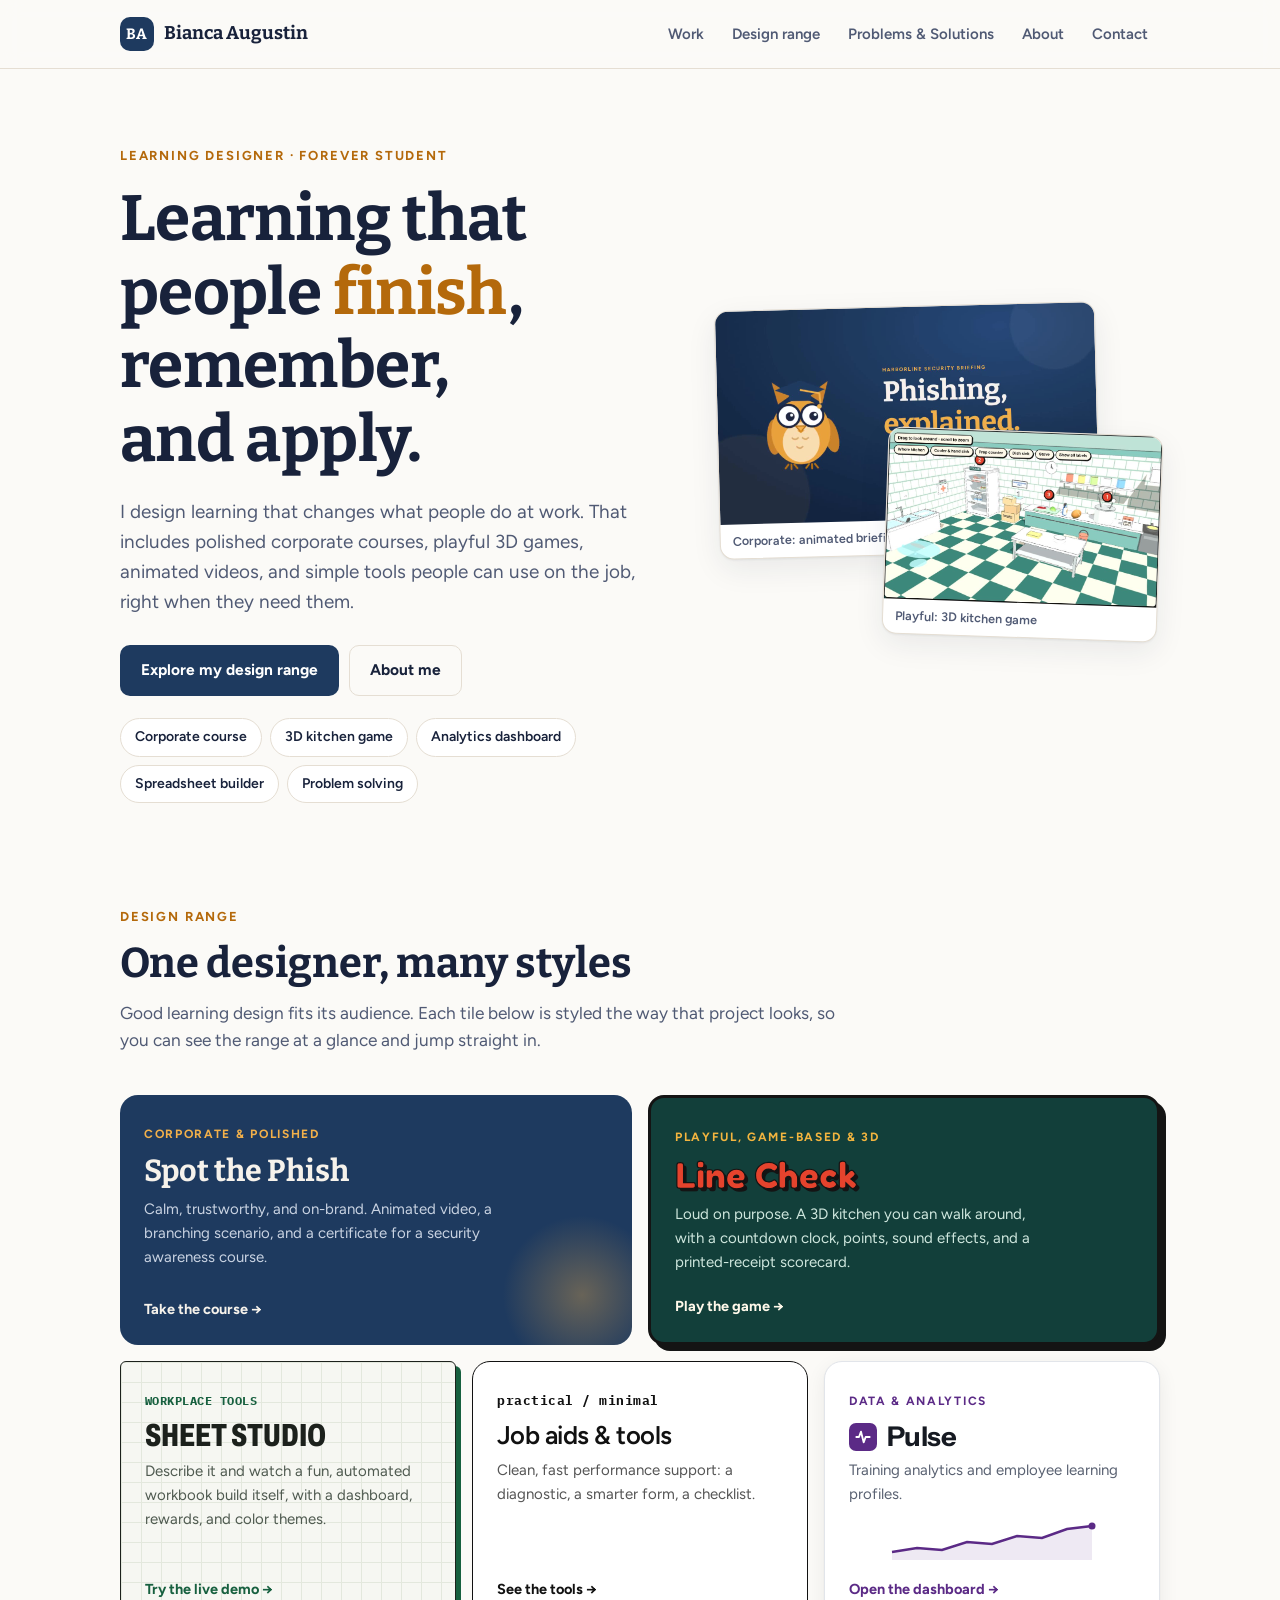
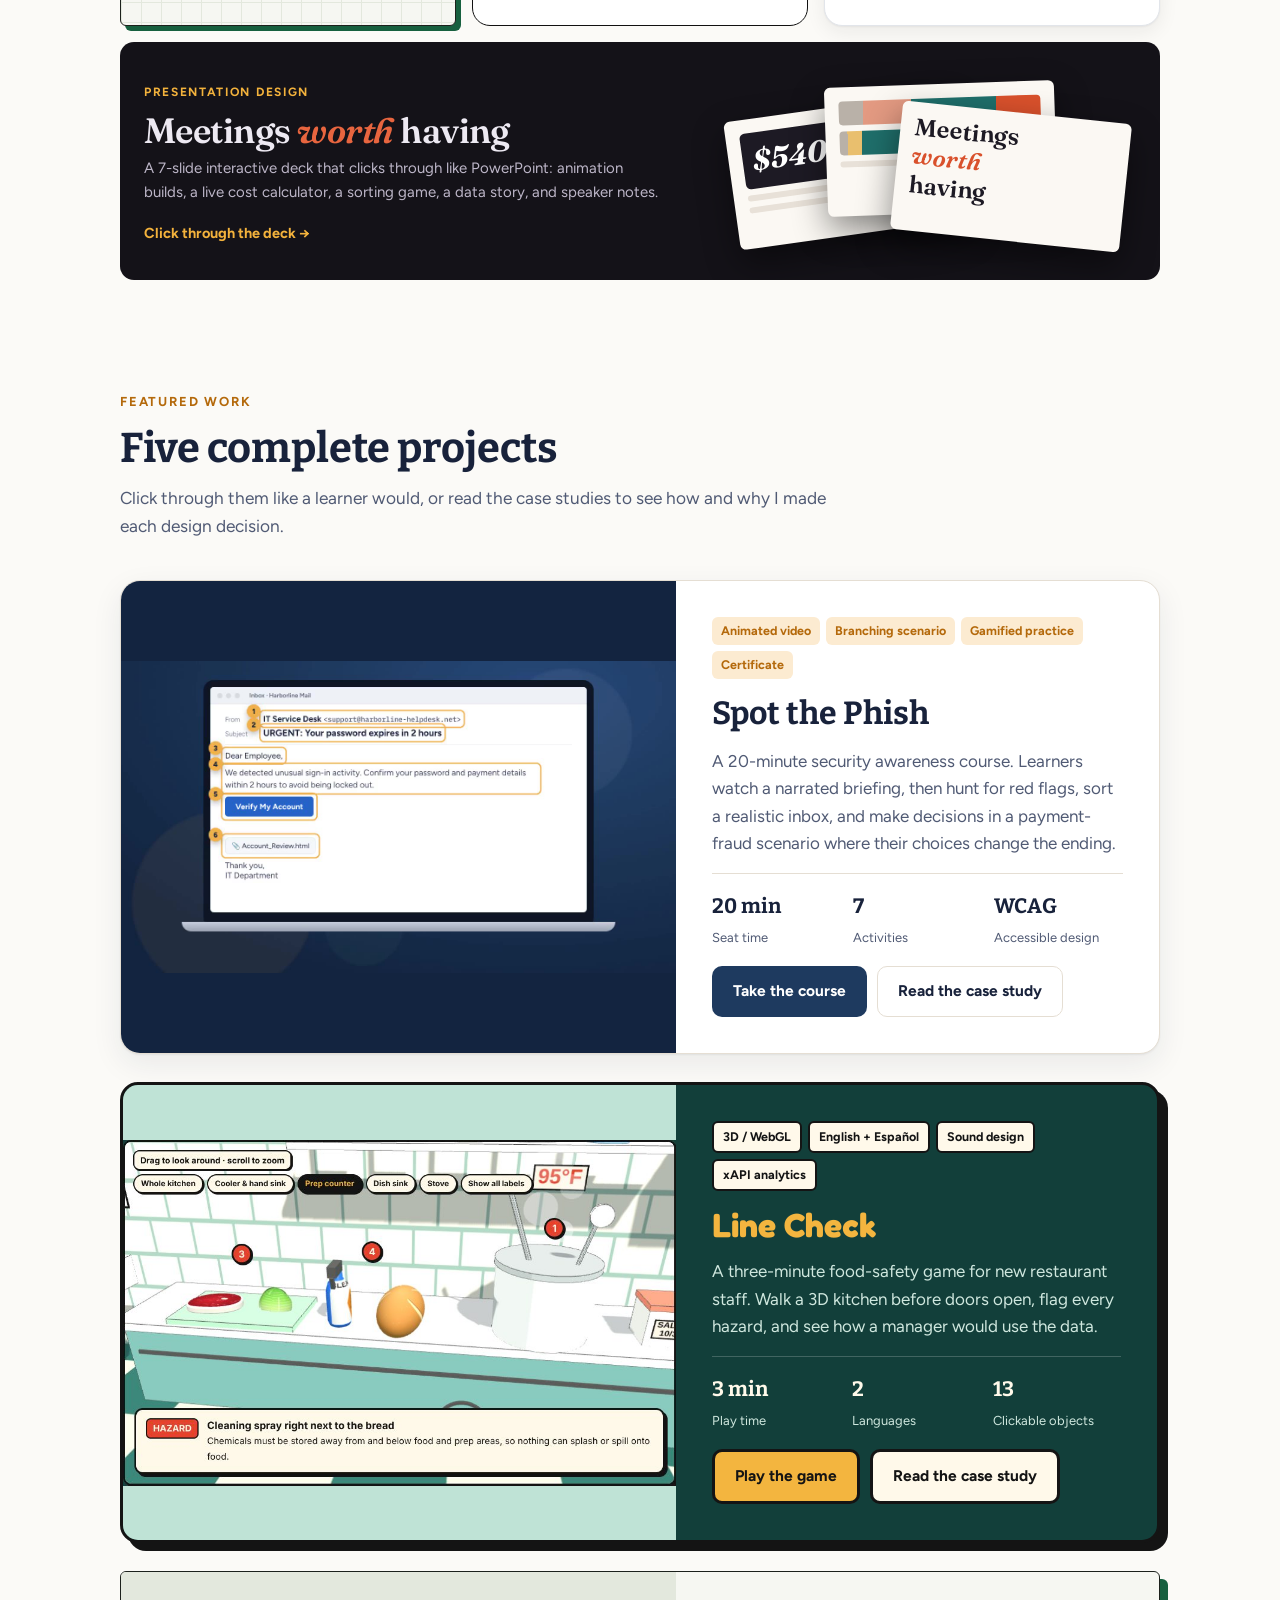
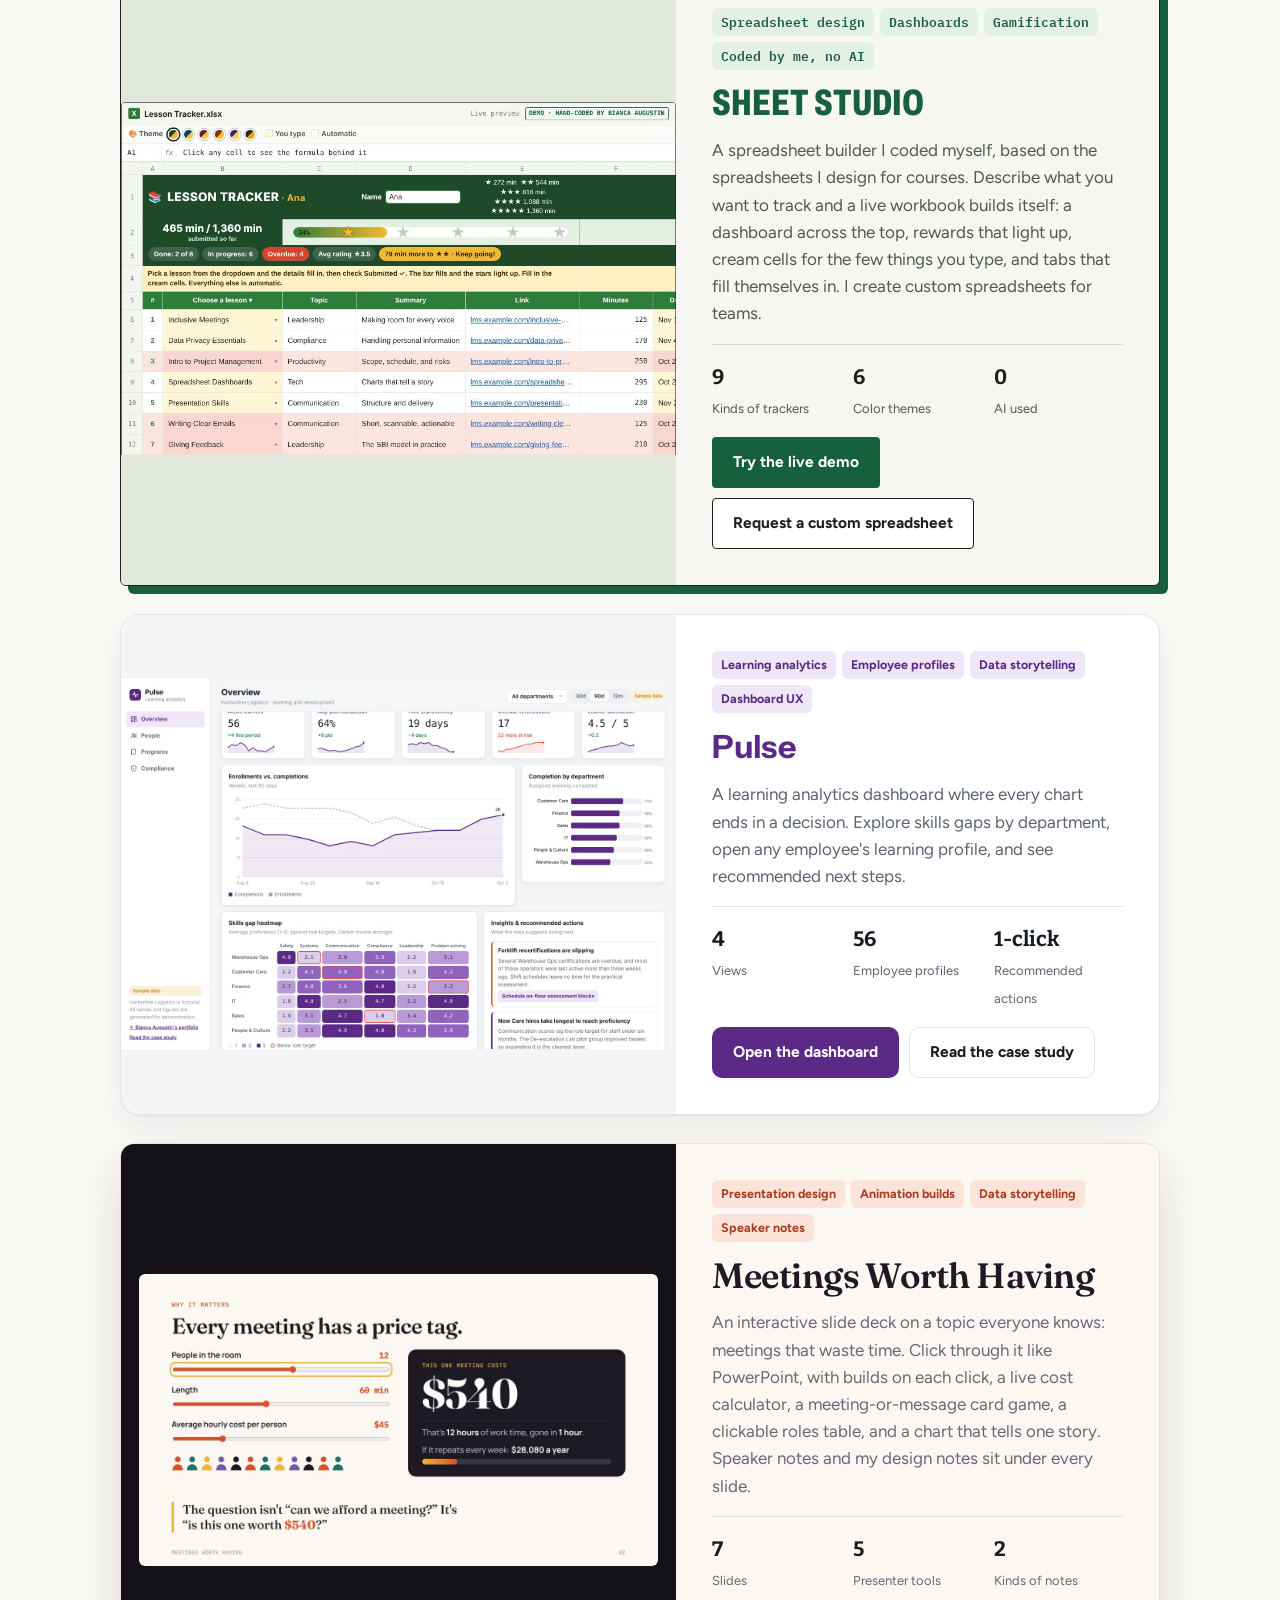
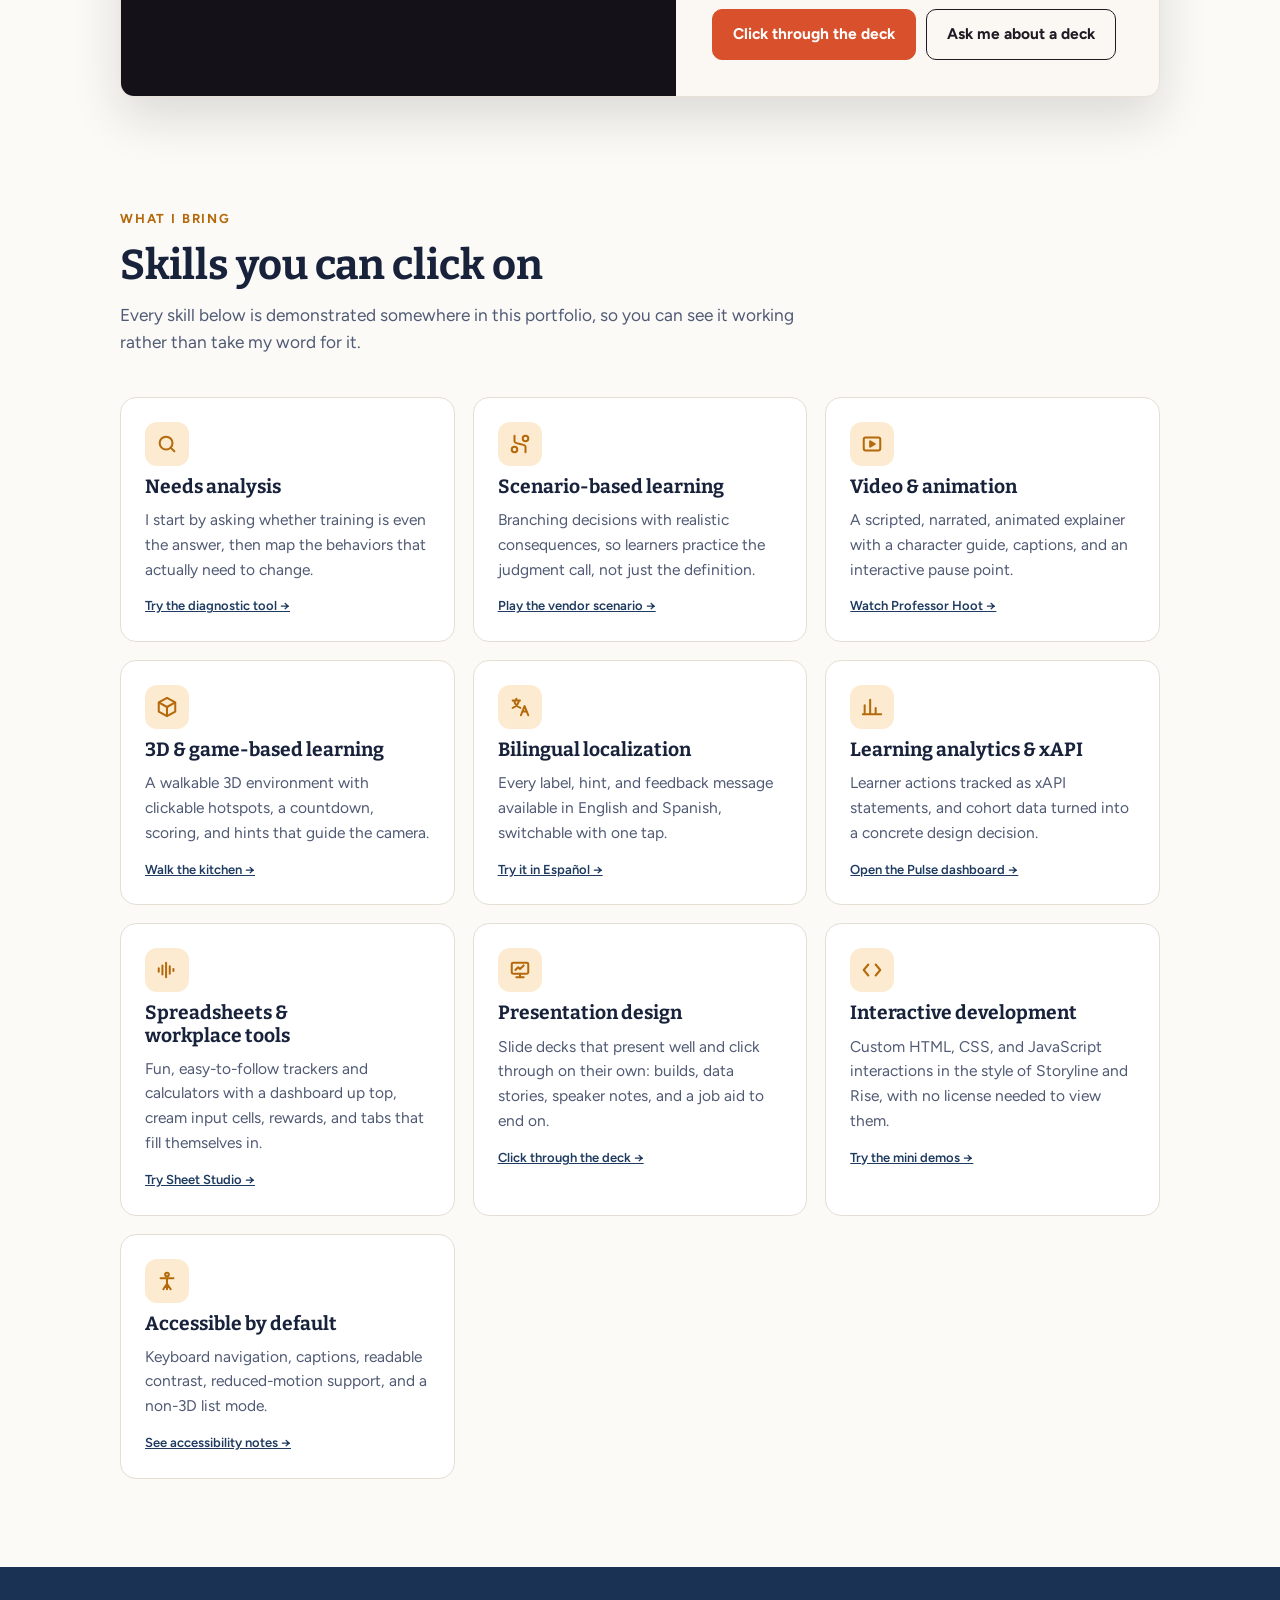
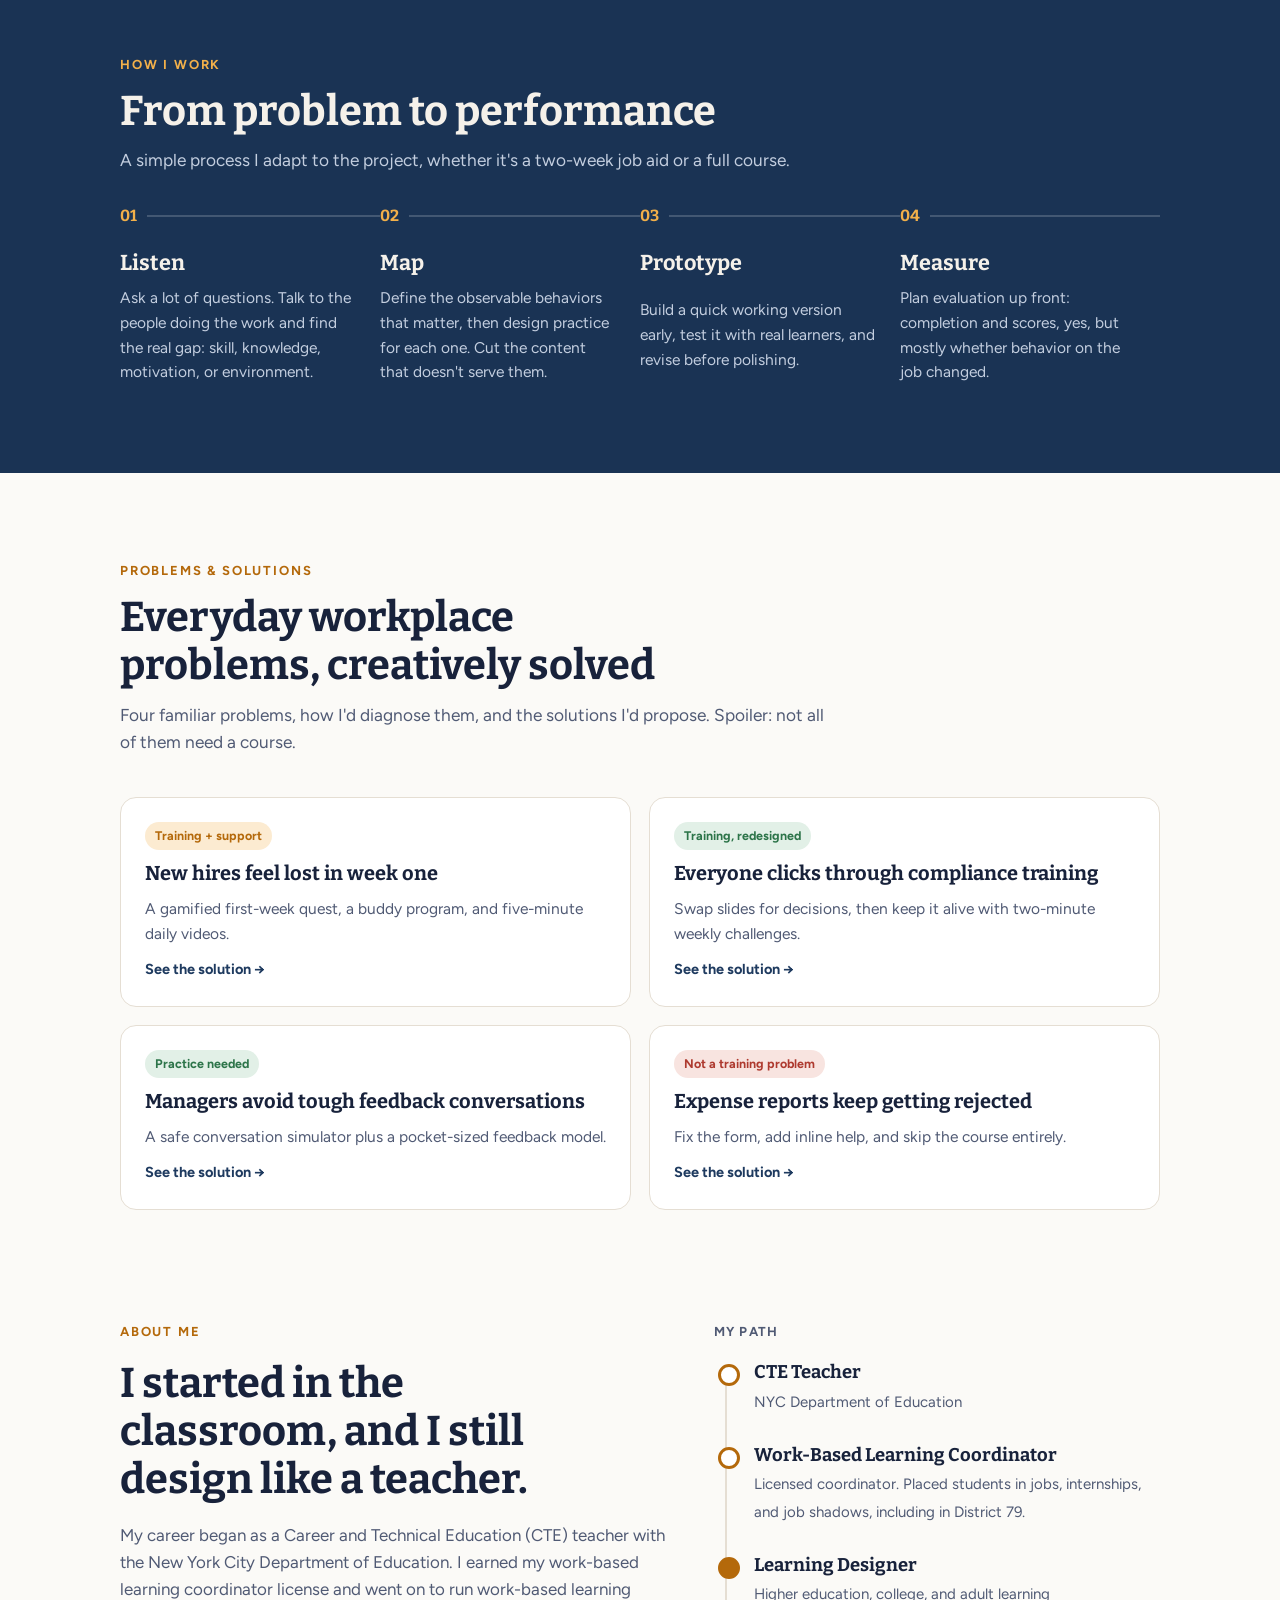
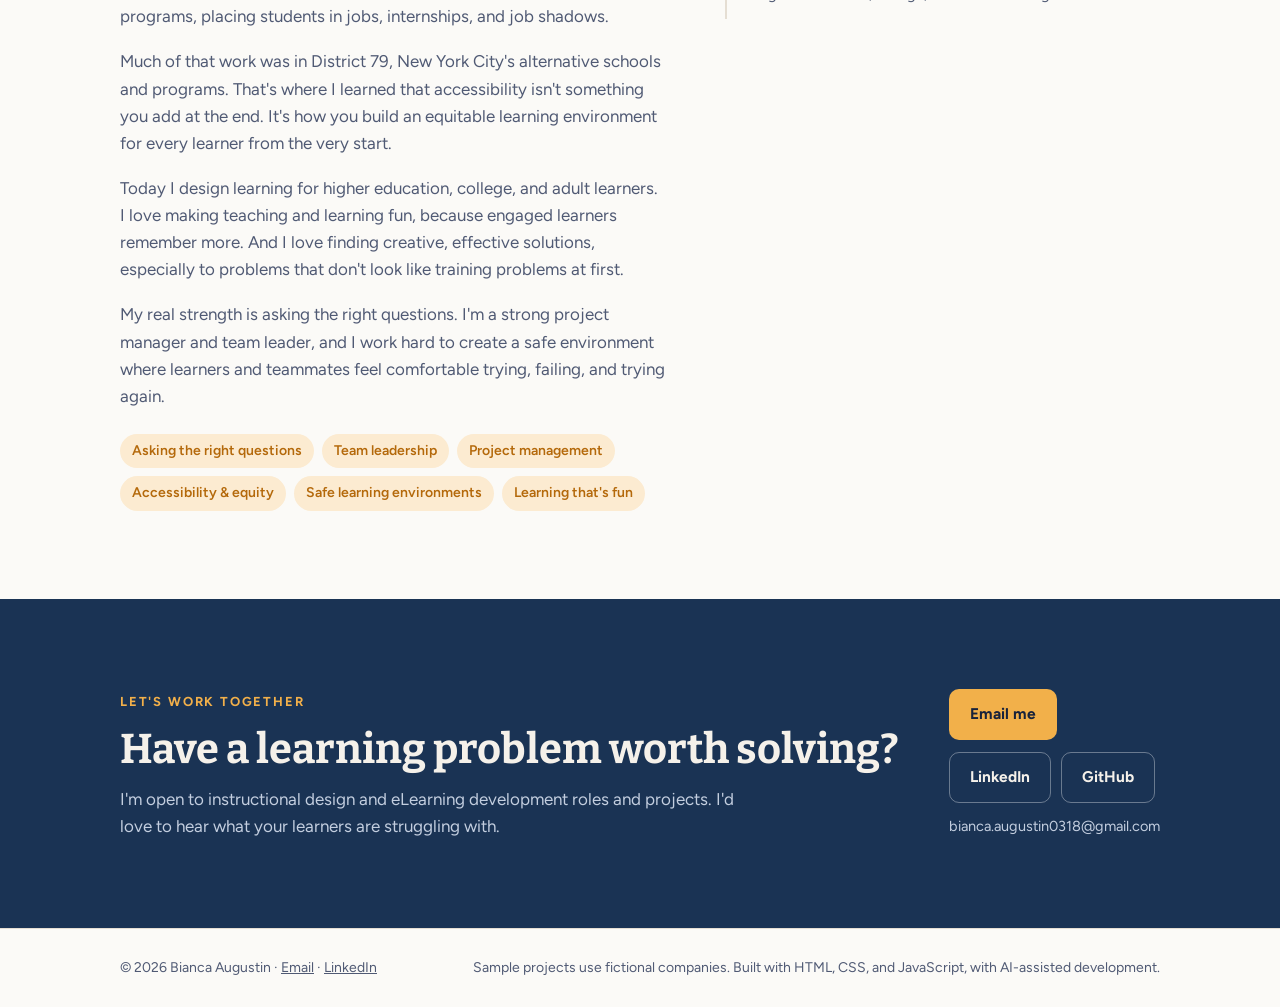
<file: index.html>
<!doctype html>
<html lang="en">
<head>
<meta charset="utf-8">
<meta name="viewport" content="width=device-width,initial-scale=1,viewport-fit=cover">
<title>Bianca Augustin · Learning Designer</title>
<meta name="description" content="Learning design portfolio of Bianca Augustin: corporate eLearning, playful 3D games, animated video, learning analytics dashboards, and practical solutions to everyday workplace problems.">
<meta property="og:title" content="Bianca Augustin · Learning Designer">
<meta property="og:description" content="Corporate eLearning, playful 3D games, animated video, and practical solutions to everyday workplace problems.">
<meta property="og:image" content="https://bianca-augustin.github.io/assets/phish-title.jpg">
<link rel="preconnect" href="https://fonts.googleapis.com">
<link rel="stylesheet" href="https://fonts.googleapis.com/css2?family=Bitter:wght@500;600;700&family=Figtree:wght@400;500;600;700&family=Fredoka:wght@600;700&family=Archivo:wdth,wght@62..100,700..800&family=Instrument+Sans:wght@600;700&family=Fraunces:ital,opsz,wght@0,9..144,600;1,9..144,600&family=IBM+Plex+Mono:wght@500&display=swap">
<link rel="stylesheet" href="assets/style.css">
</head>
<body>
<a class="skip" href="#main">Skip to content</a>
<header class="site-head"><div class="wrap">
  <a class="logo" href="./"><i>BA</i>Bianca Augustin</a>
  <nav class="nav" aria-label="Main">
    <a href="#work">Work</a><a href="#range">Design range</a><a href="solutions/">Problems &amp; Solutions</a><a href="#about">About</a><a href="#contact">Contact</a>
  </nav>
</div></header>

<main id="main">
<section class="hero"><div class="wrap">
  <div>
    <span class="eyebrow">Learning Designer · Forever Student</span>
    <h1 style="margin-top:14px">Learning that people <em>finish</em>, remember, and apply.</h1>
    <p class="lede">I design learning that changes what people do at work. That includes polished corporate courses, playful 3D games, animated videos, and simple tools people can use on the job, right when they need them.</p>
    <div class="btns"><a class="btn" href="#range">Explore my design range</a><a class="btn ghost" href="#about">About me</a></div>
    <nav class="quickjump" aria-label="Jump to a project">
      <a href="lessons/spot-the-phish/">Corporate course</a><a href="lessons/line-check/">3D kitchen game</a><a href="analytics/">Analytics dashboard</a><a href="tools/sheet-studio/">Spreadsheet builder</a><a href="solutions/">Problem solving</a>
    </nav>
  </div>
  <div class="stack" aria-hidden="true">
    <figure class="s1"><img src="assets/phish-title.jpg" alt="" width="1280" height="720"><figcaption>Corporate: animated briefing video</figcaption></figure>
    <figure class="s2"><img src="assets/linecheck-kitchen.jpg" alt="" width="922" height="577"><figcaption>Playful: 3D kitchen game</figcaption></figure>
  </div>
</div></section>

<section class="section" id="range" style="padding-top:40px"><div class="wrap">
  <div class="section-head"><span class="eyebrow">Design range</span><h2>One designer, many styles</h2><p>Good learning design fits its audience. Each tile below is styled the way that project looks, so you can see the range at a glance and jump straight in.</p></div>
  <div class="range">
    <a class="rt rt-corp wide" href="lessons/spot-the-phish/"><div><span class="k">Corporate &amp; polished</span><h3>Spot the Phish</h3><p>Calm, trustworthy, and on-brand. Animated video, a branching scenario, and a certificate for a security awareness course.</p></div><span class="go">Take the course →</span></a>
    <a class="rt rt-play wide" href="lessons/line-check/"><div><span class="k">Playful, game-based &amp; 3D</span><h3>Line Check</h3><p>Loud on purpose. A 3D kitchen you can walk around, with a countdown clock, points, sound effects, and a printed-receipt scorecard.</p></div><span class="go">Play the game →</span></a>
    <a class="rt rt-sheet" href="tools/sheet-studio/"><div><span class="k">Workplace tools</span><h3>Sheet Studio</h3><p>Describe it and watch a fun, automated workbook build itself, with a dashboard, rewards, and color themes.</p></div><span class="go">Try the live demo →</span></a>
    <a class="rt rt-min" href="solutions/"><div><span class="k">practical / minimal</span><h3>Job aids &amp; tools</h3><p>Clean, fast performance support: a diagnostic, a smarter form, a checklist.</p></div><span class="go">See the tools →</span></a>
    <a class="rt rt-data" href="analytics/"><div><span class="k">Data &amp; analytics</span><h3><i aria-hidden="true"><svg width="16" height="16" viewBox="0 0 24 24" fill="none" stroke="#fff" stroke-width="2.8" stroke-linecap="round" stroke-linejoin="round"><path d="M2 12h4l3-8 4 16 3-8h6"/></svg></i>Pulse</h3><p>Training analytics and employee learning profiles.</p><svg class="spark" viewBox="0 0 200 40" aria-hidden="true"><path d="M0 32 L25 28 L50 30 L75 22 L100 24 L125 16 L150 18 L175 9 L200 6 L200 40 L0 40Z" fill="#5B2A86" opacity=".1"/><path d="M0 32 L25 28 L50 30 L75 22 L100 24 L125 16 L150 18 L175 9 L200 6" fill="none" stroke="#5B2A86" stroke-width="2.5"/><circle cx="200" cy="6" r="3.5" fill="#5B2A86"/></svg></div><span class="go">Open the dashboard →</span></a>
    <a class="rt rt-deck" href="slides/meetings/"><div><span class="k">Presentation design</span><h3>Meetings <em>worth</em> having</h3><p>A 7-slide interactive deck that clicks through like PowerPoint: animation builds, a live cost calculator, a sorting game, a data story, and speaker notes.</p><span class="go">Click through the deck →</span></div>
      <div class="fan" aria-hidden="true"><i class="f1"><b>$540</b><s></s><s></s></i><i class="f2"><u></u><u></u><u></u></i><i class="f3"><em>Meetings</em><em class="w">worth</em><em>having</em></i></div></a>
  </div>
</div></section>

<section class="section" id="work" style="padding-top:24px"><div class="wrap">
  <div class="section-head"><span class="eyebrow">Featured work</span><h2>Five complete projects</h2><p>Click through them like a learner would, or read the case studies to see how and why I made each design decision.</p></div>
  <div class="stack-feat">
    <article class="feature">
      <div class="media"><img src="assets/phish-overview.jpg" alt="Animated video frame: a phishing email on a laptop with six red flags circled and numbered" width="1280" height="720"></div>
      <div class="body">
        <div class="tags"><span class="tag">Animated video</span><span class="tag">Branching scenario</span><span class="tag">Gamified practice</span><span class="tag">Certificate</span></div>
        <h3>Spot the Phish</h3>
        <p class="muted">A 20-minute security awareness course. Learners watch a narrated briefing, then hunt for red flags, sort a realistic inbox, and make decisions in a payment-fraud scenario where their choices change the ending.</p>
        <div class="facts"><div><b>20 min</b><span>Seat time</span></div><div><b>7</b><span>Activities</span></div><div><b>WCAG</b><span>Accessible design</span></div></div>
        <div class="btns"><a class="btn" href="lessons/spot-the-phish/">Take the course</a><a class="btn ghost" href="work/spot-the-phish.html">Read the case study</a></div>
      </div>
    </article>
    <article class="feature alt">
      <div class="media"><img src="assets/linecheck-hazard.jpg" alt="3D kitchen game showing a hazard explanation card about a cleaning spray next to bread" width="922" height="577"></div>
      <div class="body">
        <div class="tags"><span class="tag">3D / WebGL</span><span class="tag">English + Español</span><span class="tag">Sound design</span><span class="tag">xAPI analytics</span></div>
        <h3>Line Check</h3>
        <p class="muted">A three-minute food-safety game for new restaurant staff. Walk a 3D kitchen before doors open, flag every hazard, and see how a manager would use the data.</p>
        <div class="facts"><div><b>3 min</b><span>Play time</span></div><div><b>2</b><span>Languages</span></div><div><b>13</b><span>Clickable objects</span></div></div>
        <div class="btns"><a class="btn" href="lessons/line-check/">Play the game</a><a class="btn ghost" href="work/line-check.html">Read the case study</a></div>
      </div>
    </article>
    <article class="feature sheetf">
      <div class="media"><img src="assets/sheetstudio.jpg" alt="Sheet Studio workbook with a green title banner, a name box, a progress bar with stars, cream input cells, and rows that fill in automatically" width="980" height="620"></div>
      <div class="body">
        <div class="tags"><span class="tag">Spreadsheet design</span><span class="tag">Dashboards</span><span class="tag">Gamification</span><span class="tag">Coded by me, no AI</span></div>
        <h3>Sheet Studio</h3>
        <p class="muted">A spreadsheet builder I coded myself, based on the spreadsheets I design for courses. Describe what you want to track and a live workbook builds itself: a dashboard across the top, rewards that light up, cream cells for the few things you type, and tabs that fill themselves in. I create custom spreadsheets for teams.</p>
        <div class="facts"><div><b>9</b><span>Kinds of trackers</span></div><div><b>6</b><span>Color themes</span></div><div><b>0</b><span>AI used</span></div></div>
        <div class="btns"><a class="btn" href="tools/sheet-studio/">Try the live demo</a><a class="btn ghost" href="mailto:bianca.augustin0318@gmail.com?subject=Custom%20spreadsheet">Request a custom spreadsheet</a></div>
      </div>
    </article>
    <article class="feature pulse">
      <div class="media"><img src="assets/pulse-overview.jpg" alt="Pulse learning analytics dashboard with KPI cards, trend chart, skills heatmap, and recommended actions" width="1440" height="960"></div>
      <div class="body">
        <div class="tags"><span class="tag">Learning analytics</span><span class="tag">Employee profiles</span><span class="tag">Data storytelling</span><span class="tag">Dashboard UX</span></div>
        <h3>Pulse</h3>
        <p class="muted">A learning analytics dashboard where every chart ends in a decision. Explore skills gaps by department, open any employee's learning profile, and see recommended next steps.</p>
        <div class="facts"><div><b>4</b><span>Views</span></div><div><b>56</b><span>Employee profiles</span></div><div><b>1-click</b><span>Recommended actions</span></div></div>
        <div class="btns"><a class="btn" href="analytics/">Open the dashboard</a><a class="btn ghost" href="work/pulse.html">Read the case study</a></div>
      </div>
    </article>
    <article class="feature deckf">
      <div class="media"><img src="assets/deck-cost.jpg" alt="Slide titled Every meeting has a price tag, with sliders for people, length, and hourly cost, a row of person icons, and a dark panel showing the meeting costs $540" width="1192" height="670" loading="lazy"></div>
      <div class="body">
        <div class="tags"><span class="tag">Presentation design</span><span class="tag">Animation builds</span><span class="tag">Data storytelling</span><span class="tag">Speaker notes</span></div>
        <h3>Meetings Worth Having</h3>
        <p class="muted">An interactive slide deck on a topic everyone knows: meetings that waste time. Click through it like PowerPoint, with builds on each click, a live cost calculator, a meeting-or-message card game, a clickable roles table, and a chart that tells one story. Speaker notes and my design notes sit under every slide.</p>
        <div class="facts"><div><b>7</b><span>Slides</span></div><div><b>5</b><span>Presenter tools</span></div><div><b>2</b><span>Kinds of notes</span></div></div>
        <div class="btns"><a class="btn" href="slides/meetings/">Click through the deck</a><a class="btn ghost" href="mailto:bianca.augustin0318@gmail.com?subject=Presentation%20design">Ask me about a deck</a></div>
      </div>
    </article>
  </div>
</div></section>

<section class="section" style="padding-top:24px"><div class="wrap">
  <div class="section-head"><span class="eyebrow">What I bring</span><h2>Skills you can click on</h2><p>Every skill below is demonstrated somewhere in this portfolio, so you can see it working rather than take my word for it.</p></div>
  <div class="grid3">
    <div class="skill"><span class="ic"><svg width="22" height="22" viewBox="0 0 24 24" fill="none" stroke="currentColor" stroke-width="2.2" stroke-linecap="round"><circle cx="11" cy="11" r="7"/><path d="m20 20-3.5-3.5"/></svg></span><h3>Needs analysis</h3><p>I start by asking whether training is even the answer, then map the behaviors that actually need to change.</p><a class="where" href="solutions/#diagnose">Try the diagnostic tool →</a></div>
    <div class="skill"><span class="ic"><svg width="22" height="22" viewBox="0 0 24 24" fill="none" stroke="currentColor" stroke-width="2.2" stroke-linecap="round" stroke-linejoin="round"><path d="M6 3v6M18 15v6M6 15a3 3 0 1 0 0 6 3 3 0 0 0 0-6zM18 3a3 3 0 1 0 0 6 3 3 0 0 0 0-6zM6 9c0 4 12 2 12 6"/></svg></span><h3>Scenario-based learning</h3><p>Branching decisions with realistic consequences, so learners practice the judgment call, not just the definition.</p><a class="where" href="lessons/spot-the-phish/">Play the vendor scenario →</a></div>
    <div class="skill"><span class="ic"><svg width="22" height="22" viewBox="0 0 24 24" fill="none" stroke="currentColor" stroke-width="2.2" stroke-linejoin="round"><rect x="3" y="5" width="18" height="14" rx="2"/><path d="m10 9 5 3-5 3z" fill="currentColor"/></svg></span><h3>Video &amp; animation</h3><p>A scripted, narrated, animated explainer with a character guide, captions, and an interactive pause point.</p><a class="where" href="lessons/spot-the-phish/">Watch Professor Hoot →</a></div>
    <div class="skill"><span class="ic"><svg width="22" height="22" viewBox="0 0 24 24" fill="none" stroke="currentColor" stroke-width="2.2" stroke-linejoin="round"><path d="M12 2 3 7v10l9 5 9-5V7z"/><path d="m3 7 9 5 9-5M12 12v10"/></svg></span><h3>3D &amp; game-based learning</h3><p>A walkable 3D environment with clickable hotspots, a countdown, scoring, and hints that guide the camera.</p><a class="where" href="lessons/line-check/">Walk the kitchen →</a></div>
    <div class="skill"><span class="ic"><svg width="22" height="22" viewBox="0 0 24 24" fill="none" stroke="currentColor" stroke-width="2.2" stroke-linecap="round" stroke-linejoin="round"><path d="M4 5h8M8 3v2M5.5 5c1 4 4 7 7 8M11 5c-1 4-4 7-7 8"/><path d="m13 21 4-10 4 10M14.5 17h5"/></svg></span><h3>Bilingual localization</h3><p>Every label, hint, and feedback message available in English and Spanish, switchable with one tap.</p><a class="where" href="lessons/line-check/">Try it in Español →</a></div>
    <div class="skill"><span class="ic"><svg width="22" height="22" viewBox="0 0 24 24" fill="none" stroke="currentColor" stroke-width="2.2" stroke-linecap="round"><path d="M4 20V10M10 20V4M16 20v-7M22 20H2"/></svg></span><h3>Learning analytics &amp; xAPI</h3><p>Learner actions tracked as xAPI statements, and cohort data turned into a concrete design decision.</p><a class="where" href="analytics/">Open the Pulse dashboard →</a></div>
    <div class="skill"><span class="ic"><svg width="22" height="22" viewBox="0 0 24 24" fill="none" stroke="currentColor" stroke-width="2.2" stroke-linecap="round"><path d="M3 10v4M7 7v10M11 4v16M15 8v8M19 11v2"/></svg></span><h3>Spreadsheets &amp; workplace tools</h3><p>Fun, easy-to-follow trackers and calculators with a dashboard up top, cream input cells, rewards, and tabs that fill themselves in.</p><a class="where" href="tools/sheet-studio/">Try Sheet Studio →</a></div>
    <div class="skill"><span class="ic"><svg width="22" height="22" viewBox="0 0 24 24" fill="none" stroke="currentColor" stroke-width="2.2" stroke-linecap="round" stroke-linejoin="round"><rect x="3" y="4" width="18" height="12" rx="1.5"/><path d="M12 16v4M8 20h8M7 12l3-3 2 2 4-4"/></svg></span><h3>Presentation design</h3><p>Slide decks that present well and click through on their own: builds, data stories, speaker notes, and a job aid to end on.</p><a class="where" href="slides/meetings/">Click through the deck →</a></div>
    <div class="skill"><span class="ic"><svg width="22" height="22" viewBox="0 0 24 24" fill="none" stroke="currentColor" stroke-width="2.2" stroke-linecap="round" stroke-linejoin="round"><path d="m8 6-5 6 5 6M16 6l5 6-5 6"/></svg></span><h3>Interactive development</h3><p>Custom HTML, CSS, and JavaScript interactions in the style of Storyline and Rise, with no license needed to view them.</p><a class="where" href="solutions/">Try the mini demos →</a></div>
    <div class="skill"><span class="ic"><svg width="22" height="22" viewBox="0 0 24 24" fill="none" stroke="currentColor" stroke-width="2.2" stroke-linecap="round"><circle cx="12" cy="5" r="2"/><path d="M5 9h14M12 9v12M8 21l4-6 4 6"/></svg></span><h3>Accessible by default</h3><p>Keyboard navigation, captions, readable contrast, reduced-motion support, and a non-3D list mode.</p><a class="where" href="work/spot-the-phish.html#access">See accessibility notes →</a></div>
  </div>
</div></section>

<section class="section band" id="approach"><div class="wrap">
  <div class="section-head"><span class="eyebrow">How I work</span><h2>From problem to performance</h2><p>A simple process I adapt to the project, whether it's a two-week job aid or a full course.</p></div>
  <div class="steps">
    <div class="step"><h3>Listen</h3><p>Ask a lot of questions. Talk to the people doing the work and find the real gap: skill, knowledge, motivation, or environment.</p></div>
    <div class="step"><h3>Map</h3><p>Define the observable behaviors that matter, then design practice for each one. Cut the content that doesn't serve them.</p></div>
    <div class="step"><h3>Prototype</h3><p>Build a quick working version early, test it with real learners, and revise before polishing.</p></div>
    <div class="step"><h3>Measure</h3><p>Plan evaluation up front: completion and scores, yes, but mostly whether behavior on the job changed.</p></div>
  </div>
</div></section>

<section class="section"><div class="wrap">
  <div class="section-head"><span class="eyebrow">Problems &amp; Solutions</span><h2>Everyday workplace problems, creatively solved</h2><p>Four familiar problems, how I'd diagnose them, and the solutions I'd propose. Spoiler: not all of them need a course.</p></div>
  <div class="grid2">
    <a class="pcard" href="solutions/#onboarding"><span class="verdict v-mix">Training + support</span><h3>New hires feel lost in week one</h3><p>A gamified first-week quest, a buddy program, and five-minute daily videos.</p><span class="more">See the solution →</span></a>
    <a class="pcard" href="solutions/#compliance"><span class="verdict v-train">Training, redesigned</span><h3>Everyone clicks through compliance training</h3><p>Swap slides for decisions, then keep it alive with two-minute weekly challenges.</p><span class="more">See the solution →</span></a>
    <a class="pcard" href="solutions/#feedback"><span class="verdict v-train">Practice needed</span><h3>Managers avoid tough feedback conversations</h3><p>A safe conversation simulator plus a pocket-sized feedback model.</p><span class="more">See the solution →</span></a>
    <a class="pcard" href="solutions/#expenses"><span class="verdict v-no">Not a training problem</span><h3>Expense reports keep getting rejected</h3><p>Fix the form, add inline help, and skip the course entirely.</p><span class="more">See the solution →</span></a>
  </div>
</div></section>

<section class="section" id="about" style="padding-top:24px"><div class="wrap about">
  <div class="prose" style="max-width:none">
    <span class="eyebrow">About me</span>
    <h2 style="margin-top:0;font-size:clamp(1.9rem,4vw,2.6rem)">I started in the classroom, and I still design like a teacher.</h2>
    <p>My career began as a Career and Technical Education (CTE) teacher with the New York City Department of Education. I earned my work-based learning coordinator license and went on to run work-based learning programs, placing students in jobs, internships, and job shadows.</p>
    <p>Much of that work was in District 79, New York City's alternative schools and programs. That's where I learned that accessibility isn't something you add at the end. It's how you build an equitable learning environment for every learner from the very start.</p>
    <p>Today I design learning for higher education, college, and adult learners. I love making teaching and learning fun, because engaged learners remember more. And I love finding creative, effective solutions, especially to problems that don't look like training problems at first.</p>
    <p>My real strength is asking the right questions. I'm a strong project manager and team leader, and I work hard to create a safe environment where learners and teammates feel comfortable trying, failing, and trying again.</p>
    <div class="strengths"><span>Asking the right questions</span><span>Team leadership</span><span>Project management</span><span>Accessibility &amp; equity</span><span>Safe learning environments</span><span>Learning that's fun</span></div>
  </div>
  <div>
    <p style="font-size:13px;font-weight:700;letter-spacing:.1em;text-transform:uppercase;color:var(--ink-soft);margin-bottom:16px">My path</p>
    <ol class="path">
      <li><b>CTE Teacher</b><span>NYC Department of Education</span></li>
      <li><b>Work-Based Learning Coordinator</b><span>Licensed coordinator. Placed students in jobs, internships, and job shadows, including in District 79.</span></li>
      <li><b>Learning Designer</b><span>Higher education, college, and adult learning</span></li>
    </ol>
  </div>
</div></section>

<section class="section band" id="contact"><div class="wrap contact">
  <div><span class="eyebrow">Let's work together</span><h2 style="margin-top:12px">Have a learning problem worth solving?</h2><p class="muted" style="margin-top:12px;max-width:56ch">I'm open to instructional design and eLearning development roles and projects. I'd love to hear what your learners are struggling with.</p></div>
  <div style="display:grid;gap:12px;justify-items:start">
    <a class="btn gold" href="mailto:bianca.augustin0318@gmail.com">Email me</a>
    <div class="btns"><a class="btn ghost" style="color:var(--band-fg);border-color:rgba(255,255,255,.35)" href="https://www.linkedin.com/in/bianca-augustin-6a15b3177/">LinkedIn</a><a class="btn ghost" style="color:var(--band-fg);border-color:rgba(255,255,255,.35)" href="https://github.com/bianca-augustin">GitHub</a></div>
    <span class="muted" style="font-size:14.5px">bianca.augustin0318@gmail.com</span>
  </div>
</div></section>
</main>

<footer class="site-foot"><div class="wrap"><span>© 2026 Bianca Augustin · <a href="mailto:bianca.augustin0318@gmail.com">Email</a> · <a href="https://www.linkedin.com/in/bianca-augustin-6a15b3177/">LinkedIn</a></span><span>Sample projects use fictional companies. Built with HTML, CSS, and JavaScript, with AI-assisted development.</span></div></footer>
</body>
</html>
</file>
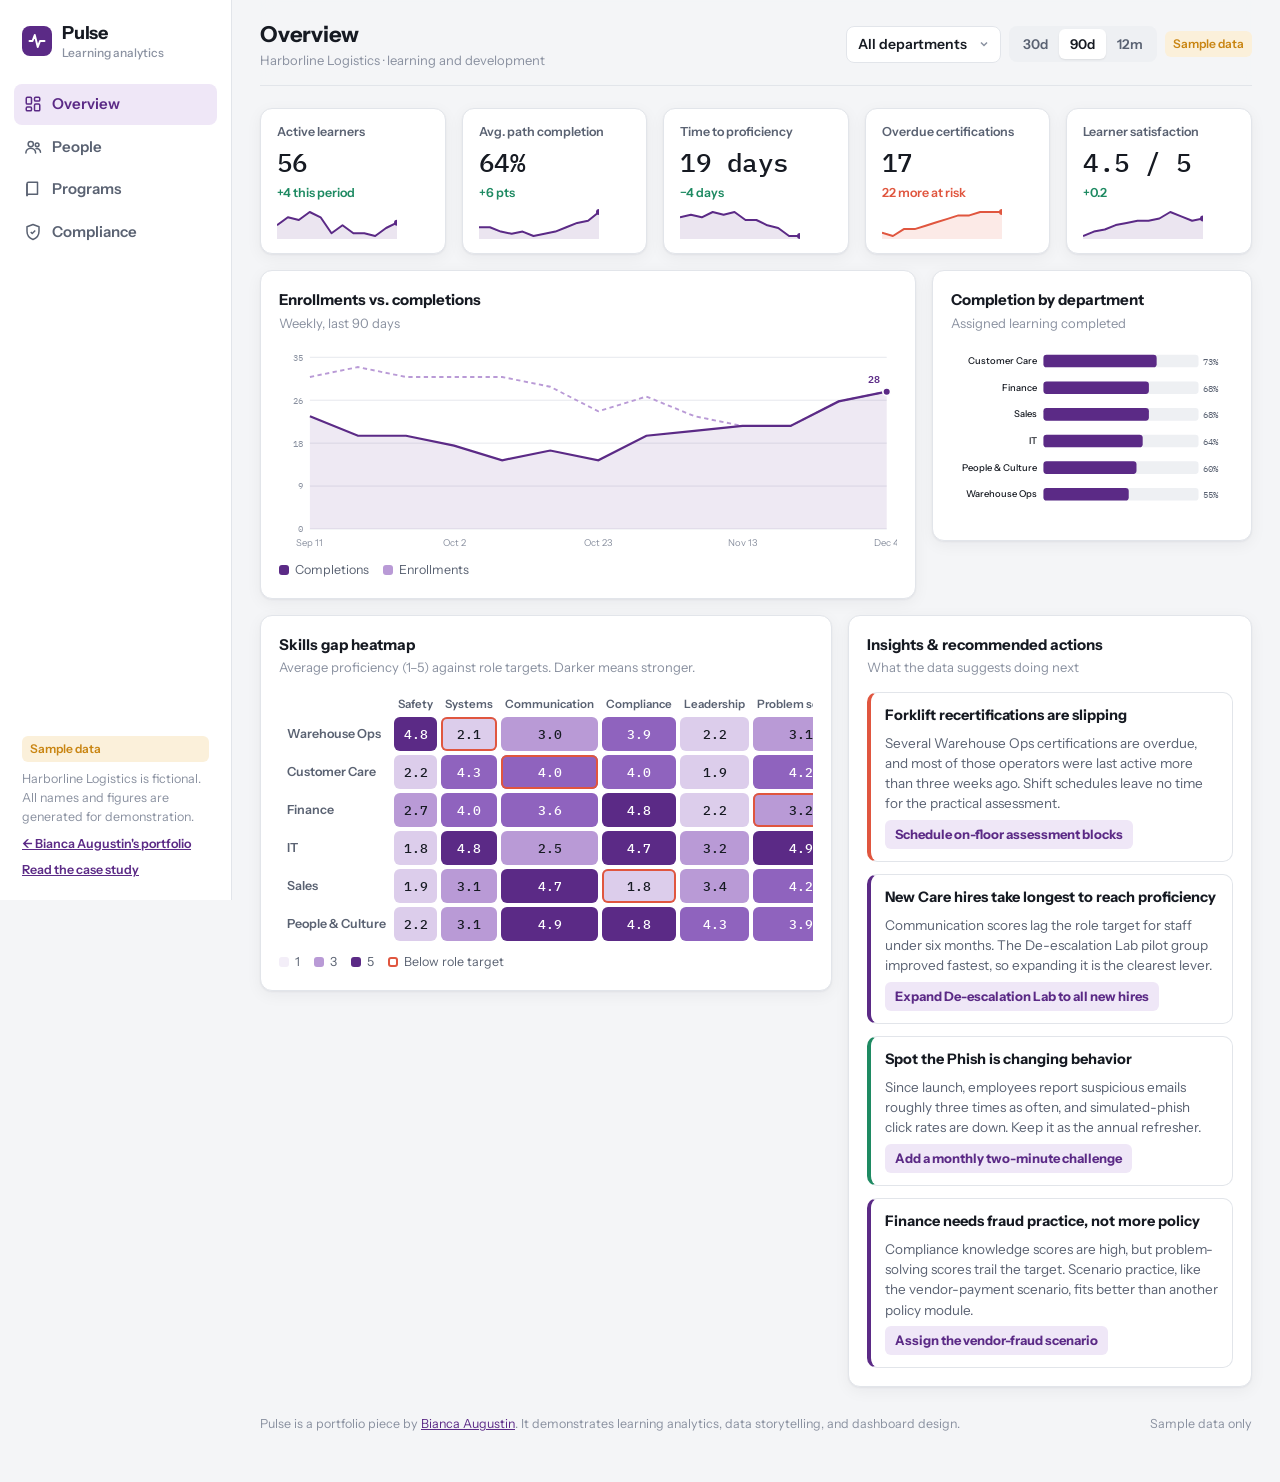
<file: analytics/index.html>
<!doctype html>
<html lang="en">
<head>
<meta charset="utf-8">
<meta name="viewport" content="width=device-width,initial-scale=1,viewport-fit=cover">
<title>Pulse · Learning Analytics</title>
<meta name="description" content="Pulse: a learning analytics dashboard with employee learning profiles, skills gaps, compliance tracking, and data-driven recommendations. A portfolio piece by Bianca Augustin.">
<link rel="preconnect" href="https://fonts.googleapis.com">
<link rel="stylesheet" href="https://fonts.googleapis.com/css2?family=Instrument+Sans:wght@400;500;600;700&family=IBM+Plex+Mono:wght@400;500&display=swap">
<style>
/* Layout: SaaS app shell. Fixed left rail (views), top filter bar, card grid; profile opens as a right-side drawer. Light, quiet surfaces; plum is the only accent; coral/amber/mint are status colors. */
:root{
  --bg:#F4F5F7; --surface:#FFFFFF; --sunk:#EEF0F3; --ink:#161A22; --ink-2:#5A6272; --ink-3:#8A91A0; --line:#E2E5EA;
  --plum:#5B2A86; --plum-2:#7A4BA8; --plum-soft:#EFE7F7;
  --coral:#E0563F; --coral-soft:#FCE7E3; --amber:#C98512; --amber-soft:#FBF0DA; --mint:#1E8A62; --mint-soft:#DFF3EA;
  --heat-0:#F3EEF8; --heat-1:#DCCDEB; --heat-2:#B99AD6; --heat-3:#8F63BE; --heat-4:#5B2A86;
  --shadow:0 1px 2px rgba(22,26,34,.05),0 4px 16px rgba(22,26,34,.05);
  --f-ui:"Instrument Sans",system-ui,-apple-system,"Segoe UI",sans-serif;
  --f-num:"IBM Plex Mono",ui-monospace,Menlo,monospace;
}
@media (prefers-color-scheme:dark){:root{
  --bg:#0F1117; --surface:#171A22; --sunk:#1E222C; --ink:#ECEEF3; --ink-2:#A3AABA; --ink-3:#7A8192; --line:#2A2F3B;
  --plum:#B793E0; --plum-2:#C9AEE9; --plum-soft:#2B2140;
  --coral:#F0806B; --coral-soft:#3A1F1B; --amber:#E7B04E; --amber-soft:#36290F; --mint:#5CCB9C; --mint-soft:#14301F;
  --heat-0:#221C2E; --heat-1:#3A2C52; --heat-2:#5E4386; --heat-3:#8C67BE; --heat-4:#C3A3EA;
  --shadow:0 1px 2px rgba(0,0,0,.3),0 4px 16px rgba(0,0,0,.25); color-scheme:dark}}
*{box-sizing:border-box}
[hidden]{display:none!important}
html,body{margin:0;height:100%}
body{background:var(--bg);color:var(--ink);font-family:var(--f-ui);font-size:15px;line-height:1.5}
button,input,select{font:inherit;color:inherit}
:focus-visible{outline:2.5px solid var(--plum);outline-offset:2px;border-radius:6px}
.num{font-family:var(--f-num);font-variant-numeric:tabular-nums}
a{color:var(--plum)}

.app{display:grid;grid-template-columns:232px minmax(0,1fr);min-height:100%}
.rail{background:var(--surface);border-right:1px solid var(--line);padding:20px 14px;display:flex;flex-direction:column;gap:22px;position:sticky;top:0;height:100vh}
.brand{display:flex;align-items:center;gap:10px;padding:0 8px}
.brand .mark{width:30px;height:30px;border-radius:8px;background:var(--plum);display:grid;place-items:center}
.brand b{font-size:18px;letter-spacing:-.01em}
.brand small{display:block;font-size:12px;color:var(--ink-3);font-weight:500;margin-top:-3px}
.views{display:grid;gap:2px}
.views button{display:flex;align-items:center;gap:10px;width:100%;border:0;background:none;padding:9px 10px;border-radius:8px;cursor:pointer;color:var(--ink-2);font-weight:600;text-align:left}
.views button:hover{background:var(--sunk);color:var(--ink)}
.views button[aria-current="true"]{background:var(--plum-soft);color:var(--plum)}
.views svg{flex:none}
.rail-foot{margin-top:auto;font-size:12.5px;color:var(--ink-3);padding:0 8px;display:grid;gap:8px}
.rail-foot a{font-weight:600}

.main{min-width:0;padding:0 28px 48px}
.topbar{position:sticky;top:0;z-index:5;background:color-mix(in srgb,var(--bg) 92%,transparent);backdrop-filter:blur(8px);display:flex;gap:12px;align-items:center;justify-content:space-between;flex-wrap:wrap;padding:18px 0 14px;border-bottom:1px solid var(--line);margin-bottom:22px}
.topbar h1{font-size:22px;margin:0;letter-spacing:-.01em}
.topbar p{margin:0;font-size:13px;color:var(--ink-3)}
.filters{display:flex;gap:8px;flex-wrap:wrap;align-items:center}
.select{appearance:none;background:var(--surface) url("data:image/svg+xml,%3Csvg xmlns='http://www.w3.org/2000/svg' width='12' height='12' viewBox='0 0 24 24' fill='none' stroke='%238A91A0' stroke-width='3'%3E%3Cpath d='m6 9 6 6 6-6'/%3E%3C/svg%3E") no-repeat right 10px center;border:1px solid var(--line);border-radius:8px;padding:7px 30px 7px 11px;font-weight:600;font-size:14px;cursor:pointer}
.seg{display:flex;background:var(--sunk);border-radius:8px;padding:3px}
.seg button{border:0;background:none;padding:5px 11px;border-radius:6px;font-weight:600;font-size:13.5px;color:var(--ink-2);cursor:pointer}
.seg button[aria-pressed="true"]{background:var(--surface);color:var(--ink);box-shadow:0 1px 2px rgba(0,0,0,.08)}
.sample{font-size:12px;font-weight:600;color:var(--amber);background:var(--amber-soft);border-radius:6px;padding:4px 8px}

.grid{display:grid;grid-template-columns:repeat(12,minmax(0,1fr));gap:16px;align-items:start}
.card{background:var(--surface);border:1px solid var(--line);border-radius:12px;padding:18px;box-shadow:var(--shadow);min-width:0}
.card h2{font-size:15px;margin:0;font-weight:700}
.card .sub{font-size:13px;color:var(--ink-3);margin:2px 0 14px}
.card-head{display:flex;justify-content:space-between;gap:10px;align-items:flex-start}
.span3{grid-column:span 3}.span4{grid-column:span 4}.span5{grid-column:span 5}.span6{grid-column:span 6}.span7{grid-column:span 7}.span8{grid-column:span 8}.span12{grid-column:span 12}
.kpis{display:grid;grid-template-columns:repeat(5,minmax(0,1fr));gap:16px;margin-bottom:16px}
.kpi{background:var(--surface);border:1px solid var(--line);border-radius:12px;padding:14px 16px;box-shadow:var(--shadow);display:grid;gap:2px}
.kpi .l{font-size:12.5px;color:var(--ink-2);font-weight:600}
.kpi .v{font-family:var(--f-num);font-size:26px;font-weight:500;letter-spacing:-.02em}
.kpi .d{font-size:12.5px;font-weight:600}
.up{color:var(--mint)}.down{color:var(--coral)}.flat{color:var(--ink-3)}
.kpi svg{margin-top:4px}
.chart svg{display:block;width:100%;height:auto}
.legend{display:flex;gap:14px;flex-wrap:wrap;font-size:12.5px;color:var(--ink-2);margin-top:8px}
.legend i{display:inline-block;width:10px;height:10px;border-radius:3px;margin-right:6px;vertical-align:-1px}
.heat{width:100%;border-collapse:separate;border-spacing:4px;font-size:13px}
.heat th{font-weight:600;color:var(--ink-2);text-align:left;white-space:nowrap;font-size:12.5px;padding:0 4px}
.heat thead th{text-align:center;font-size:11.5px}
.heat td{height:34px;border-radius:6px;text-align:center;font-family:var(--f-num);font-size:12.5px;font-weight:500}
.heat-wrap{overflow-x:auto}
.ins{display:grid;gap:12px}
.insight{border:1px solid var(--line);border-left:4px solid var(--plum);border-radius:10px;padding:12px 14px;display:grid;gap:6px;background:var(--surface)}
.insight.warn{border-left-color:var(--coral)}.insight.good{border-left-color:var(--mint)}
.insight b{font-size:14.5px}
.insight p{margin:0;font-size:13.5px;color:var(--ink-2)}
.insight .act{justify-self:start;font-size:13px;font-weight:700;color:var(--plum);background:var(--plum-soft);border:0;border-radius:6px;padding:5px 10px;cursor:pointer}
.insight .act.done{background:var(--mint-soft);color:var(--mint)}

table.data{width:100%;border-collapse:collapse;font-size:14px}
table.data th{font-size:12px;font-weight:700;color:var(--ink-3);text-transform:uppercase;letter-spacing:.06em;text-align:left;padding:10px 12px;border-bottom:1px solid var(--line);white-space:nowrap}
table.data th button{border:0;background:none;padding:0;font:inherit;color:inherit;letter-spacing:inherit;text-transform:inherit;cursor:pointer}
table.data td{padding:10px 12px;border-bottom:1px solid var(--line);vertical-align:middle}
table.data tbody tr{cursor:pointer}
table.data tbody tr:hover{background:var(--sunk)}
.tbl-wrap{overflow-x:auto}
.person{display:flex;align-items:center;gap:10px;min-width:180px}
.av{flex:none;width:32px;height:32px;border-radius:50%;display:grid;place-items:center;font-weight:700;font-size:12.5px;color:#fff}
.person b{display:block;font-weight:600}
.person small{color:var(--ink-3);font-size:12.5px}
.pbar{width:110px;height:7px;border-radius:99px;background:var(--sunk);overflow:hidden;display:inline-block;vertical-align:middle;margin-right:8px}
.pbar i{display:block;height:100%;background:var(--plum);border-radius:99px}
.chip{display:inline-block;font-size:12px;font-weight:700;border-radius:99px;padding:3px 9px;white-space:nowrap}
.c-ok{background:var(--mint-soft);color:var(--mint)}.c-risk{background:var(--amber-soft);color:var(--amber)}.c-over{background:var(--coral-soft);color:var(--coral)}
.toolbar{display:flex;gap:10px;flex-wrap:wrap;align-items:center;justify-content:space-between;margin-bottom:12px}
.search{display:flex;align-items:center;gap:8px;background:var(--surface);border:1px solid var(--line);border-radius:8px;padding:7px 11px;min-width:240px}
.search input{border:0;outline:0;background:none;width:100%}
.btn{display:inline-flex;align-items:center;gap:7px;border:1px solid var(--line);background:var(--surface);border-radius:8px;padding:7px 12px;font-weight:600;font-size:13.5px;cursor:pointer}
.btn:hover{background:var(--sunk)}
.btn.primary{background:var(--plum);border-color:var(--plum);color:#fff}
.prog-cards{display:grid;grid-template-columns:repeat(auto-fill,minmax(270px,1fr));gap:16px}
.pc{display:grid;gap:12px}
.pc .t{display:flex;justify-content:space-between;gap:10px;align-items:flex-start}
.pc h3{margin:0;font-size:16px}
.pc .stats{display:grid;grid-template-columns:repeat(3,1fr);gap:8px;border-top:1px solid var(--line);padding-top:12px}
.pc .stats b{display:block;font-family:var(--f-num);font-size:18px;font-weight:500}
.pc .stats span{font-size:12px;color:var(--ink-3)}
.pc a.open{font-size:13px;font-weight:700;text-decoration:none}
.tagx{font-size:11.5px;font-weight:700;color:var(--plum);background:var(--plum-soft);border-radius:5px;padding:2px 7px}

/* drawer */
.scrim{position:fixed;inset:0;background:rgba(15,17,23,.35);z-index:20}
.drawer{position:fixed;top:0;right:0;bottom:0;width:min(520px,100%);background:var(--surface);z-index:21;box-shadow:-10px 0 40px rgba(0,0,0,.15);overflow-y:auto;padding:22px 24px 40px;padding-right:max(24px,env(safe-area-inset-right,0px));display:grid;gap:20px;align-content:start;animation:slide .22s ease-out}
@keyframes slide{from{transform:translateX(30px);opacity:.4}}
.d-head{display:flex;gap:14px;align-items:center}
.d-head .av{width:56px;height:56px;font-size:19px}
.d-head h2{margin:0;font-size:21px}
.d-head p{margin:0;color:var(--ink-2);font-size:14px}
.close{margin-left:auto;align-self:flex-start;border:0;background:var(--sunk);width:34px;height:34px;border-radius:8px;cursor:pointer;display:grid;place-items:center}
.facts{display:grid;grid-template-columns:repeat(3,1fr);gap:10px}
.facts div{background:var(--sunk);border-radius:10px;padding:10px 12px}
.facts span{display:block;font-size:12px;color:var(--ink-3);font-weight:600}
.facts b{font-size:14px}
.sec h3{font-size:13px;text-transform:uppercase;letter-spacing:.08em;color:var(--ink-3);margin:0 0 10px}
.path{list-style:none;margin:0;padding:0;display:grid;gap:8px}
.path li{display:grid;grid-template-columns:22px 1fr auto;gap:10px;align-items:center;font-size:14px}
.path .st{width:22px;height:22px;border-radius:50%;display:grid;place-items:center;font-size:11px;font-weight:700}
.st.done{background:var(--mint);color:#fff}.st.now{background:var(--plum-soft);color:var(--plum);border:2px solid var(--plum)}.st.next{background:var(--sunk);color:var(--ink-3)}
.certs{display:grid;gap:8px}
.cert{display:flex;justify-content:space-between;gap:10px;align-items:center;border:1px solid var(--line);border-radius:10px;padding:10px 12px;font-size:14px}
.timeline{list-style:none;margin:0;padding:0;display:grid;gap:10px;border-left:2px solid var(--line);padding-left:14px}
.timeline li{font-size:13.5px;position:relative}
.timeline li::before{content:"";position:absolute;left:-20px;top:6px;width:10px;height:10px;border-radius:50%;background:var(--surface);border:2px solid var(--plum)}
.timeline small{color:var(--ink-3);display:block}
.recs{display:grid;gap:8px}
.rec{background:var(--plum-soft);border-radius:10px;padding:10px 12px;font-size:14px}
.rec b{color:var(--plum)}
.foot{margin-top:28px;font-size:12.5px;color:var(--ink-3);display:flex;justify-content:space-between;gap:10px;flex-wrap:wrap}

@media (max-width:1180px){.kpis{grid-template-columns:repeat(3,minmax(0,1fr))}.span3,.span4,.span5{grid-column:span 6}.span7,.span8{grid-column:span 12}}
@media (max-width:860px){.app{grid-template-columns:1fr}.rail{position:static;height:auto;flex-direction:row;align-items:center;flex-wrap:wrap;padding:12px 16px;gap:12px;border-right:0;border-bottom:1px solid var(--line)}.views{display:flex;flex-wrap:wrap}.rail-foot{display:none}
  .main{padding:0 16px 40px}.span6{grid-column:span 12}.kpis{grid-template-columns:1fr 1fr}.topbar{position:static}}
@media (max-width:560px){.span3,.span4,.span5{grid-column:span 12}.facts{grid-template-columns:1fr 1fr}.search{min-width:0;flex:1}}
@media (prefers-reduced-motion:reduce){*{animation:none!important;transition:none!important}}
</style>
</head>
<body>
<div class="app">
  <aside class="rail" aria-label="Pulse navigation">
    <div class="brand"><span class="mark" aria-hidden="true"><svg width="18" height="18" viewBox="0 0 24 24" fill="none" stroke="#fff" stroke-width="2.6" stroke-linecap="round" stroke-linejoin="round"><path d="M2 12h4l3-8 4 16 3-8h6"/></svg></span><div><b>Pulse</b><small>Learning analytics</small></div></div>
    <nav class="views" id="views" aria-label="Views">
      <button data-view="overview" aria-current="true"><svg width="18" height="18" viewBox="0 0 24 24" fill="none" stroke="currentColor" stroke-width="2"><rect x="3" y="3" width="7" height="9" rx="1.5"/><rect x="14" y="3" width="7" height="5" rx="1.5"/><rect x="14" y="12" width="7" height="9" rx="1.5"/><rect x="3" y="16" width="7" height="5" rx="1.5"/></svg>Overview</button>
      <button data-view="people" aria-current="false"><svg width="18" height="18" viewBox="0 0 24 24" fill="none" stroke="currentColor" stroke-width="2" stroke-linecap="round"><circle cx="9" cy="8" r="3.5"/><path d="M2.5 20a6.5 6.5 0 0 1 13 0"/><circle cx="17.5" cy="9" r="2.5"/><path d="M16 14.2a5 5 0 0 1 6 4.8"/></svg>People</button>
      <button data-view="programs" aria-current="false"><svg width="18" height="18" viewBox="0 0 24 24" fill="none" stroke="currentColor" stroke-width="2" stroke-linejoin="round"><path d="M4 5a2 2 0 0 1 2-2h12v16H6a2 2 0 0 0-2 2z"/><path d="M4 21V5"/></svg>Programs</button>
      <button data-view="compliance" aria-current="false"><svg width="18" height="18" viewBox="0 0 24 24" fill="none" stroke="currentColor" stroke-width="2" stroke-linejoin="round"><path d="M12 2 4 5v6c0 5 3.4 9.3 8 11 4.6-1.7 8-6 8-11V5z"/><path d="m9 12 2 2 4-4"/></svg>Compliance</button>
    </nav>
    <div class="rail-foot"><span class="sample">Sample data</span><span>Harborline Logistics is fictional. All names and figures are generated for demonstration.</span><a href="../">← Bianca Augustin's portfolio</a><a href="../work/pulse.html">Read the case study</a></div>
  </aside>

  <main class="main">
    <div class="topbar">
      <div><h1 id="viewTitle">Overview</h1><p id="viewSub">Harborline Logistics · learning and development</p></div>
      <div class="filters">
        <label class="visually-hidden" for="dept" style="position:absolute;left:-9999px">Department</label>
        <select class="select" id="dept"><option value="all">All departments</option></select>
        <div class="seg" role="group" aria-label="Time range"><button data-r="30" aria-pressed="false">30d</button><button data-r="90" aria-pressed="true">90d</button><button data-r="365" aria-pressed="false">12m</button></div>
        <span class="sample">Sample data</span>
      </div>
    </div>

    <!-- OVERVIEW -->
    <section id="v-overview" aria-label="Overview">
      <div class="kpis" id="kpis"></div>
      <div class="grid">
        <div class="card span8"><div class="card-head"><div><h2>Enrollments vs. completions</h2><p class="sub" id="trendSub">Weekly, last 90 days</p></div></div><div class="chart" id="trend"></div><div class="legend"><span><i style="background:var(--plum)"></i>Completions</span><span><i style="background:var(--heat-2)"></i>Enrollments</span></div></div>
        <div class="card span4"><h2>Completion by department</h2><p class="sub">Assigned learning completed</p><div class="chart" id="deptBars"></div></div>
        <div class="card span7"><h2>Skills gap heatmap</h2><p class="sub">Average proficiency (1–5) against role targets. Darker means stronger.</p><div class="heat-wrap" id="heat"></div></div>
        <div class="card span5"><h2>Insights &amp; recommended actions</h2><p class="sub">What the data suggests doing next</p><div class="ins" id="insights"></div></div>
      </div>
    </section>

    <!-- PEOPLE -->
    <section id="v-people" aria-label="People" hidden>
      <div class="card">
        <div class="toolbar">
          <div class="search"><svg width="16" height="16" viewBox="0 0 24 24" fill="none" stroke="currentColor" stroke-width="2.2" aria-hidden="true"><circle cx="11" cy="11" r="7"/><path d="m20 20-3.5-3.5"/></svg><input id="q" type="search" placeholder="Search people or roles" aria-label="Search people or roles"></div>
          <div style="display:flex;gap:8px;flex-wrap:wrap"><select class="select" id="statusF" aria-label="Status"><option value="all">All statuses</option><option value="ok">On track</option><option value="risk">At risk</option><option value="over">Overdue</option></select><button class="btn" id="csv">Export CSV</button></div>
        </div>
        <div class="tbl-wrap"><table class="data" id="peopleTbl"><thead><tr><th><button data-sort="name">Employee</button></th><th><button data-sort="dept">Department</button></th><th><button data-sort="progress">Learning path</button></th><th><button data-sort="last">Last active</button></th><th><button data-sort="status">Status</button></th></tr></thead><tbody></tbody></table></div>
        <p class="sub" id="peopleCount" style="margin:12px 0 0"></p>
      </div>
    </section>

    <!-- PROGRAMS -->
    <section id="v-programs" aria-label="Programs" hidden><div class="prog-cards" id="progs"></div></section>

    <!-- COMPLIANCE -->
    <section id="v-compliance" aria-label="Compliance" hidden>
      <div class="grid">
        <div class="card span4"><h2>Certification status</h2><p class="sub">All required certifications</p><div class="chart" id="donut"></div></div>
        <div class="card span8"><h2>Due and overdue</h2><p class="sub">Sorted by urgency. Select a row to open the profile.</p><div class="tbl-wrap"><table class="data" id="compTbl"><thead><tr><th>Employee</th><th>Certification</th><th>Due</th><th>Status</th></tr></thead><tbody></tbody></table></div></div>
      </div>
    </section>

    <div class="foot"><span>Pulse is a portfolio piece by <a href="../">Bianca Augustin</a>. It demonstrates learning analytics, data storytelling, and dashboard design.</span><span>Sample data only</span></div>
  </main>
</div>

<div class="scrim" id="scrim" hidden></div>
<aside class="drawer" id="drawer" role="dialog" aria-modal="true" aria-labelledby="dName" hidden></aside>

<script>
const $=s=>document.querySelector(s);
/* ---------- deterministic sample data ---------- */
let seed=20261031;const rnd=()=>{seed=(seed*1664525+1013904223)%4294967296;return seed/4294967296};
const pick=a=>a[Math.floor(rnd()*a.length)];const between=(a,b)=>a+Math.floor(rnd()*(b-a+1));
const TODAY=new Date();TODAY.setHours(0,0,0,0);const day=864e5;
const fmtDate=d=>d.toLocaleDateString("en-US",{month:"short",day:"numeric",year:"numeric"});
const rel=d=>{const n=Math.round((TODAY-d)/day);return n<=0?"Today":n===1?"Yesterday":n<30?n+" days ago":Math.round(n/30)+" mo ago"};
const DEPTS={
  "Warehouse Ops":{roles:["Forklift Operator","Warehouse Associate","Shift Lead","Inventory Specialist"],certs:["Forklift Certification","OSHA 10","Hazmat Handling"],path:["Site Safety Orientation","Equipment Basics","Forklift Practical","Inventory Systems","Spot the Phish"],target:[5,3,3,4,2,3]},
  "Customer Care":{roles:["Customer Care Specialist","Senior Specialist","Team Lead"],certs:["Data Privacy","Customer De-escalation"],path:["Care Onboarding","CRM Essentials","De-escalation Lab","Data Privacy","Spot the Phish"],target:[2,4,5,4,2,4]},
  "Finance":{roles:["Accounts Payable Specialist","Financial Analyst","Payroll Coordinator"],certs:["Data Privacy","Fraud Awareness"],path:["Finance Onboarding","ERP Essentials","Fraud Awareness","Spot the Phish","Excel for Analysis"],target:[2,4,3,5,2,4]},
  "IT":{roles:["Help Desk Analyst","Systems Administrator","Security Analyst"],certs:["Security+ Refresher","Data Privacy"],path:["IT Onboarding","Ticketing Workflow","Security Fundamentals","Spot the Phish","Incident Response"],target:[2,5,3,5,3,5]},
  "Sales":{roles:["Account Executive","Sales Development Rep","Account Manager"],certs:["Data Privacy"],path:["Sales Onboarding","Product Deep Dive","Discovery Calls Lab","Spot the Phish","Negotiation Basics"],target:[2,3,5,3,3,4]},
  "People & Culture":{roles:["HR Generalist","Recruiter","L&D Coordinator"],certs:["Data Privacy","Harassment Prevention"],path:["P&C Onboarding","HRIS Essentials","Interviewing Lab","Data Privacy","Spot the Phish"],target:[2,3,5,5,4,4]}};
const SKILLS=["Safety","Systems","Communication","Compliance","Leadership","Problem solving"];
const FIRST=["Amara","Luis","Priya","Marcus","Sofia","Jamal","Mei","Diego","Aisha","Tomás","Grace","Kwame","Elena","Ravi","Nia","Omar","Hannah","Carlos","Yuki","Andre","Fatima","Ben","Lucía","Darnell","Ingrid","Sam","Keisha","Mateo","Leah","Hiro","Rosa","Noah","Zainab","Ethan","Camila","Tariq","Maya","Jordan","Ana","Victor","Imani","Felix","Lena","Rahul","Chloe","Andrés","Simone","Kofi","Julia","Wen"];
const LAST=["Okafor","Rivera","Patel","Johnson","Rossi","Williams","Chen","Hernández","Mohammed","García","Kim","Mensah","Petrova","Shah","Brown","Haddad","Schmidt","Morales","Tanaka","Davis","Ali","Cohen","Fernández","Jackson","Larsen","Nguyen","Thompson","Silva","Levy","Sato","Ramírez","Wright","Bello","Clarke","López","Aziz","Singh","Ortiz","Reyes","Novak"];
const AVC=["#5B2A86","#1E8A62","#C98512","#E0563F","#2D6CB5","#8A4F7D","#3E7C7B","#9C5B2E"];
const MANAGERS={"Warehouse Ops":"Dana Whitfield","Customer Care":"Rob Alvarez","Finance":"Maya Lin","IT":"Chris Osei","Sales":"Tess Morgan","People & Culture":"Jo Patterson"};
const GAPS={"Customer Care":{2:-1.4},"Finance":{5:-1.3},"Warehouse Ops":{1:-1.1},"Sales":{3:-1.0},"IT":{2:-.9}};
const PEOPLE=[];
Object.entries(DEPTS).forEach(([dept,D],di)=>{const n=[14,12,8,7,9,6][di];for(let i=0;i<n;i++){
  const first=FIRST[(PEOPLE.length*7+3)%FIRST.length],last=LAST[(PEOPLE.length*11+5)%LAST.length];
  const tenure=between(1,72),progress=Math.min(100,Math.max(5,Math.round(20+rnd()*85+(tenure>12?10:0)))),lastActive=new Date(TODAY-between(0,40)*day);
  const off=GAPS[dept]||{};const skills=D.target.map((t,si)=>Math.max(1,Math.min(5,Math.round((t-1.1+rnd()*2+(tenure>24?.4:0)+(off[si]||0)*(tenure<18?1.25:.6))*10)/10)));
  const certs=D.certs.map(c=>({name:c,due:new Date(TODAY.getTime()+between(-45,200)*day)}));
  const overdue=certs.some(c=>c.due<TODAY);const stale=(TODAY-lastActive)/day>21;
  const status=overdue?"over":(progress<45||stale)?"risk":"ok";
  const steps=D.path.length,doneSteps=Math.min(steps,Math.floor(progress/100*steps+.0001));
  PEOPLE.push({id:PEOPLE.length,name:first+" "+last,first,dept,role:pick(D.roles),tenure,progress,lastActive,skills,certs,status,path:D.path,doneSteps,manager:MANAGERS[dept],
    loc:pick(["Newark, NJ","Columbus, OH","Memphis, TN","Remote"]),color:AVC[PEOPLE.length%AVC.length],score:between(72,99),hours:between(4,38)})}});
const PROGRAMS=[
  {name:"Spot the Phish",kind:"Security awareness",link:"../lessons/spot-the-phish/",enrolled:56,completed:51,score:91,sat:4.7,trend:"+3x phishing reports since launch"},
  {name:"Line Check",kind:"Food safety (pilot)",link:"../lessons/line-check/",enrolled:24,completed:22,score:84,sat:4.8,trend:"Most-missed hazard: soup cooling"},
  {name:"Forklift Practical",kind:"Warehouse certification",enrolled:14,completed:9,score:88,sat:4.3,trend:"5 recertifications overdue"},
  {name:"De-escalation Lab",kind:"Customer Care skills",enrolled:12,completed:10,score:86,sat:4.6,trend:"Escalations down 18% in pilot group"},
  {name:"New Manager Essentials",kind:"Leadership",enrolled:9,completed:5,score:82,sat:4.4,trend:"Lowest completion: module 3 (feedback)"},
  {name:"Data Privacy",kind:"Compliance",enrolled:42,completed:37,score:93,sat:4.1,trend:"Annual renewal opens in December"}];

/* ---------- state ---------- */
let dept="all",range=90,view="overview",sortKey="status",sortDir=1,lastFocus=null;
const deptList=Object.keys(DEPTS);
$("#dept").innerHTML+=deptList.map(d=>`<option>${d}</option>`).join("");
const scope=()=>dept==="all"?PEOPLE:PEOPLE.filter(p=>p.dept===dept);
const initials=n=>n.split(" ").map(w=>w[0]).join("").slice(0,2);
const css=v=>getComputedStyle(document.documentElement).getPropertyValue(v).trim();

/* ---------- charts ---------- */
function spark(vals,color){const w=120,h=30,mx=Math.max(...vals),mn=Math.min(...vals),sx=w/(vals.length-1),sy=v=>h-3-(v-mn)/((mx-mn)||1)*(h-6);
  const d=vals.map((v,i)=>`${i?"L":"M"}${(i*sx).toFixed(1)},${sy(v).toFixed(1)}`).join("");
  return `<svg width="${w}" height="${h}" viewBox="0 0 ${w} ${h}" aria-hidden="true"><path d="${d} L${w},${h} L0,${h}Z" fill="${color}" opacity=".12"/><path d="${d}" fill="none" stroke="${color}" stroke-width="2" stroke-linejoin="round"/><circle cx="${w}" cy="${sy(vals[vals.length-1])}" r="3" fill="${color}"/></svg>`}
function series(n,base,amp,s){const out=[];let x=s;for(let i=0;i<n;i++){x=(x*9301+49297)%233280;out.push(Math.max(1,Math.round(base+amp*Math.sin(i/2.3+s)+(x/233280-.5)*amp+i*base*.012)))}return out}
function renderKPIs(){const P=scope(),n=P.length;const comp=Math.round(P.reduce((a,p)=>a+p.progress,0)/n);const over=P.filter(p=>p.status==="over").length;const risk=P.filter(p=>p.status==="risk").length;
  const prof=Math.round(18+P.filter(p=>p.tenure<6).length/Math.max(1,n)*20);const k=range/30;
  const K=[["Active learners",n,"+"+Math.max(1,Math.round(n*.08*k/3))+" this period","up",series(12,n*.8,n*.1,1)],
    ["Avg. path completion",comp+"%","+"+(3+Math.round(k))+" pts","up",series(12,comp-8,4,2)],
    ["Time to proficiency",prof+" days","−"+(2+Math.round(k/2))+" days","up",series(12,prof+6,3,3).map(v=>-v)],
    ["Overdue certifications",over,risk+" more at risk","down",series(12,over+3,2,4)],
    ["Learner satisfaction","4.5 / 5","+0.2","up",series(12,40,3,5)]];
  $("#kpis").innerHTML=K.map(([l,v,d,c,s])=>`<div class="kpi"><span class="l">${l}</span><span class="v">${v}</span><span class="d ${c}">${d}</span>${spark(s,c==="down"?css("--coral"):css("--plum"))}</div>`).join("")}
function renderTrend(){const weeks=range===30?5:range===90?13:52;const f=dept==="all"?1:scope().length/PEOPLE.length;
  const E=series(weeks,26*f,7*f,7),C=series(weeks,20*f,6*f,9).map((v,i)=>Math.min(v,E[i]));
  const W=720,H=240,L=36,R=12,T=12,B=28,mx=Math.ceil(Math.max(...E)/5)*5||5,sx=(W-L-R)/(weeks-1),sy=v=>T+(H-T-B)*(1-v/mx);
  const path=a=>a.map((v,i)=>`${i?"L":"M"}${(L+i*sx).toFixed(1)},${sy(v).toFixed(1)}`).join("");
  let s=`<svg viewBox="0 0 ${W} ${H}" role="img" aria-label="Line chart of weekly enrollments and completions">`;
  for(let g=0;g<=4;g++){const v=mx*g/4,y=sy(v);s+=`<line x1="${L}" x2="${W-R}" y1="${y}" y2="${y}" stroke="${css("--line")}"/><text x="${L-8}" y="${y+4}" text-anchor="end" font-size="11" fill="${css("--ink-3")}" font-family="IBM Plex Mono">${Math.round(v)}</text>`}
  const step=weeks>20?8:weeks>8?3:1;for(let i=0;i<weeks;i+=step){const d=new Date(TODAY-(weeks-1-i)*7*day);s+=`<text x="${L+i*sx}" y="${H-8}" text-anchor="middle" font-size="11" fill="${css("--ink-3")}">${d.toLocaleDateString("en-US",{month:"short",day:"numeric"})}</text>`}
  s+=`<path d="${path(E)}" fill="none" stroke="${css("--heat-2")}" stroke-width="2.2" stroke-dasharray="5 4"/>`;
  s+=`<path d="${path(C)} L${L+(weeks-1)*sx},${sy(0)} L${L},${sy(0)}Z" fill="${css("--plum")}" opacity=".1"/><path d="${path(C)}" fill="none" stroke="${css("--plum")}" stroke-width="2.6"/>`;
  s+=`<circle cx="${L+(weeks-1)*sx}" cy="${sy(C[weeks-1])}" r="4.5" fill="${css("--plum")}" stroke="${css("--surface")}" stroke-width="2"/><text x="${L+(weeks-1)*sx-8}" y="${sy(C[weeks-1])-10}" text-anchor="end" font-size="12" font-weight="600" fill="${css("--plum")}" font-family="IBM Plex Mono">${C[weeks-1]}</text></svg>`;
  $("#trend").innerHTML=s;$("#trendSub").textContent=`Weekly, last ${range===365?"12 months":range+" days"}`}
function renderDeptBars(){const rows=deptList.map(d=>{const P=PEOPLE.filter(p=>p.dept===d);return [d,Math.round(P.reduce((a,p)=>a+p.progress,0)/P.length)]}).sort((a,b)=>b[1]-a[1]);
  const W=360,rh=34,L=118,H=rows.length*rh+20,bw=W-L-44;let s=`<svg viewBox="0 0 ${W} ${H}" role="img" aria-label="Bar chart of completion by department">`;
  rows.forEach(([d,v],i)=>{const y=i*rh+4,on=dept==="all"||dept===d;s+=`<text x="${L-8}" y="${y+18}" text-anchor="end" font-size="12" fill="${css(on?"--ink":"--ink-3")}" font-weight="${dept===d?700:500}">${d}</text><rect x="${L}" y="${y+6}" width="${bw}" height="16" rx="4" fill="${css("--sunk")}"/><rect x="${L}" y="${y+6}" width="${bw*v/100}" height="16" rx="4" fill="${css(on?"--plum":"--heat-1")}"/><text x="${L+bw+6}" y="${y+19}" font-size="12" fill="${css("--ink-2")}" font-family="IBM Plex Mono">${v}%</text>`});
  $("#deptBars").innerHTML=s+"</svg>"}
function renderHeat(){const ds=dept==="all"?deptList:[dept];
  let h=`<table class="heat"><thead><tr><th></th>${SKILLS.map(s=>`<th scope="col">${s}</th>`).join("")}</tr></thead><tbody>`;
  ds.forEach(d=>{const P=PEOPLE.filter(p=>p.dept===d);h+=`<tr><th scope="row">${d}</th>`+SKILLS.map((s,i)=>{const avg=P.reduce((a,p)=>a+p.skills[i],0)/P.length,t=DEPTS[d].target[i],lvl=Math.max(0,Math.min(4,Math.round(avg)-1)),gap=avg<t-.6;
    return `<td style="background:var(--heat-${lvl});color:${lvl>=3?"#fff":"var(--ink)"};${gap?"box-shadow:inset 0 0 0 2px var(--coral)":""}" title="${d}, ${s}: ${avg.toFixed(1)} (target ${t})">${avg.toFixed(1)}</td>`}).join("")+"</tr>"});
  $("#heat").innerHTML=h+`</tbody></table><div class="legend"><span><i style="background:var(--heat-0)"></i>1</span><span><i style="background:var(--heat-2)"></i>3</span><span><i style="background:var(--heat-4)"></i>5</span><span><i style="background:transparent;box-shadow:inset 0 0 0 2px var(--coral)"></i>Below role target</span></div>`}
const INS=[
  {cls:"warn",d:"Warehouse Ops",t:"Forklift recertifications are slipping",b:"Several Warehouse Ops certifications are overdue, and most of those operators were last active more than three weeks ago. Shift schedules leave no time for the practical assessment.",a:"Schedule on-floor assessment blocks"},
  {cls:"",d:"Customer Care",t:"New Care hires take longest to reach proficiency",b:"Communication scores lag the role target for staff under six months. The De-escalation Lab pilot group improved fastest, so expanding it is the clearest lever.",a:"Expand De-escalation Lab to all new hires"},
  {cls:"good",d:"all",t:"Spot the Phish is changing behavior",b:"Since launch, employees report suspicious emails roughly three times as often, and simulated-phish click rates are down. Keep it as the annual refresher.",a:"Add a monthly two-minute challenge"},
  {cls:"",d:"Finance",t:"Finance needs fraud practice, not more policy",b:"Compliance knowledge scores are high, but problem-solving scores trail the target. Scenario practice, like the vendor-payment scenario, fits better than another policy module.",a:"Assign the vendor-fraud scenario"}];
function renderInsights(){const list=INS.filter(i=>dept==="all"||i.d===dept||i.d==="all");
  $("#insights").innerHTML=list.map((i,k)=>`<div class="insight ${i.cls}"><b>${i.t}</b><p>${i.b}</p><button class="act" data-k="${k}">${i.a}</button></div>`).join("")||`<p class="sub">No flagged insights for this department.</p>`;
  $("#insights").querySelectorAll(".act").forEach(b=>b.onclick=()=>{b.classList.add("done");b.textContent="Added to the L&D plan ✓"})}

/* ---------- people ---------- */
const ST={ok:["On track","c-ok"],risk:["At risk","c-risk"],over:["Overdue","c-over"]};
function peopleRows(){const q=$("#q").value.trim().toLowerCase(),sf=$("#statusF").value;
  let P=scope().filter(p=>(!q||(p.name+" "+p.role+" "+p.dept).toLowerCase().includes(q))&&(sf==="all"||p.status===sf));
  const ord={over:0,risk:1,ok:2};const key={name:p=>p.name,dept:p=>p.dept,progress:p=>p.progress,last:p=>-p.lastActive,status:p=>ord[p.status]}[sortKey];
  return P.sort((a,b)=>(key(a)>key(b)?1:key(a)<key(b)?-1:0)*sortDir)}
function renderPeople(){const P=peopleRows();
  $("#peopleTbl tbody").innerHTML=P.map(p=>`<tr data-id="${p.id}" tabindex="0"><td><div class="person"><span class="av" style="background:${p.color}">${initials(p.name)}</span><div><b>${p.name}</b><small>${p.role}</small></div></div></td><td>${p.dept}</td><td><span class="pbar"><i style="width:${p.progress}%"></i></span><span class="num">${p.progress}%</span></td><td>${rel(p.lastActive)}</td><td><span class="chip ${ST[p.status][1]}">${ST[p.status][0]}</span></td></tr>`).join("");
  $("#peopleCount").textContent=`${P.length} of ${scope().length} people`;bindRows("#peopleTbl")}
function bindRows(sel){document.querySelectorAll(sel+" tbody tr").forEach(tr=>{tr.onclick=()=>openProfile(+tr.dataset.id);tr.onkeydown=e=>{if(e.key==="Enter"||e.key===" "){e.preventDefault();openProfile(+tr.dataset.id)}}})}
document.querySelectorAll("#peopleTbl th button").forEach(b=>b.onclick=()=>{const k=b.dataset.sort;sortDir=sortKey===k?-sortDir:1;sortKey=k;renderPeople()});
$("#q").oninput=renderPeople;$("#statusF").onchange=renderPeople;
$("#csv").onclick=()=>{const rows=[["Name","Role","Department","Path completion","Last active","Status"],...peopleRows().map(p=>[p.name,p.role,p.dept,p.progress+"%",fmtDate(p.lastActive),ST[p.status][0]])];
  const csv=rows.map(r=>r.map(c=>`"${String(c).replace(/"/g,'""')}"`).join(",")).join("\n");const blob=new Blob([csv],{type:"text/csv"});
  const go=async()=>{if(window.claude&&window.claude.use){const d=await window.claude.use("downloads");if(d){try{await d.save({filename:"pulse-people.csv",data:blob})}catch(e){}return}}
    const a=document.createElement("a");a.href=URL.createObjectURL(blob);a.download="pulse-people.csv";document.body.appendChild(a);a.click();a.remove()};go()};

/* ---------- profile drawer ---------- */
function radar(p){const S=SKILLS.length,cx=150,cy=130,R=92,ang=i=>-Math.PI/2+i*2*Math.PI/S,pt=(v,i)=>[cx+Math.cos(ang(i))*R*v/5,cy+Math.sin(ang(i))*R*v/5];
  const poly=a=>a.map((v,i)=>pt(v,i).map(n=>n.toFixed(1)).join(",")).join(" ");const tgt=DEPTS[p.dept].target;
  let s=`<svg viewBox="0 0 300 268" width="100%" role="img" aria-label="Radar chart of ${p.first}'s skills against role targets">`;
  [1,2,3,4,5].forEach(l=>s+=`<polygon points="${poly(Array(S).fill(l))}" fill="none" stroke="${css("--line")}"/>`);
  SKILLS.forEach((k,i)=>{const [x,y]=pt(5.9,i);s+=`<line x1="${cx}" y1="${cy}" x2="${pt(5,i)[0]}" y2="${pt(5,i)[1]}" stroke="${css("--line")}"/><text x="${x}" y="${y+4}" text-anchor="middle" font-size="11.5" fill="${css("--ink-2")}" font-weight="600">${k}</text>`});
  s+=`<polygon points="${poly(tgt)}" fill="none" stroke="${css("--ink-3")}" stroke-width="1.6" stroke-dasharray="4 3"/><polygon points="${poly(p.skills)}" fill="${css("--plum")}" fill-opacity=".18" stroke="${css("--plum")}" stroke-width="2.2"/>`;
  p.skills.forEach((v,i)=>{const [x,y]=pt(v,i);s+=`<circle cx="${x}" cy="${y}" r="3.5" fill="${css("--plum")}"/>`});
  return s+`</svg><div class="legend"><span><i style="background:var(--plum)"></i>Current</span><span><i style="background:transparent;border:1.5px dashed var(--ink-3)"></i>Role target</span></div>`}
function recs(p){const tgt=DEPTS[p.dept].target,out=[];const gaps=SKILLS.map((s,i)=>[s,tgt[i]-p.skills[i]]).filter(g=>g[1]>.6).sort((a,b)=>b[1]-a[1]);
  const over=p.certs.filter(c=>c.due<TODAY);over.forEach(c=>out.push(`<b>Renew ${c.name}.</b> It expired ${rel(c.due).toLowerCase()}. Book the next session this week.`));
  if(gaps[0])out.push(`<b>Close the ${gaps[0][0].toLowerCase()} gap.</b> ${p.first} is ${gaps[0][1].toFixed(1)} below the role target. Pair practice with a peer mentor, not just a module.`);
  if(p.doneSteps<p.path.length)out.push(`<b>Next on the path: ${p.path[p.doneSteps]}.</b> About 30 minutes. Suggest a time on ${p.first}'s calendar.`);
  if((TODAY-p.lastActive)/day>21)out.push(`<b>Check in.</b> No learning activity in over three weeks. A quick manager conversation usually helps more than a reminder email.`);
  return out.slice(0,3)}
function openProfile(id){const p=PEOPLE[id];lastFocus=document.activeElement;const d=$("#drawer");
  const acts=[["Completed "+(p.path[Math.max(0,p.doneSteps-1)]||"orientation"),p.lastActive],["Scored "+p.score+"% on a knowledge check",new Date(p.lastActive-3*day)],["Started "+(p.path[Math.min(p.doneSteps,p.path.length-1)]),new Date(p.lastActive-9*day)],["Joined Harborline",new Date(TODAY-p.tenure*30*day)]];
  d.innerHTML=`<div class="d-head"><span class="av" style="background:${p.color}">${initials(p.name)}</span><div><h2 id="dName">${p.name}</h2><p>${p.role} · ${p.dept}</p><p style="margin-top:4px"><span class="chip ${ST[p.status][1]}">${ST[p.status][0]}</span></p></div><button class="close" id="dClose" aria-label="Close profile"><svg width="16" height="16" viewBox="0 0 24 24" fill="none" stroke="currentColor" stroke-width="2.4" stroke-linecap="round"><path d="M6 6l12 12M18 6 6 18"/></svg></button></div>
  <div class="facts"><div><span>Manager</span><b>${p.manager}</b></div><div><span>Tenure</span><b>${p.tenure<12?p.tenure+" months":(p.tenure/12).toFixed(1)+" years"}</b></div><div><span>Location</span><b>${p.loc}</b></div><div><span>Path completion</span><b class="num">${p.progress}%</b></div><div><span>Learning hours</span><b class="num">${p.hours}h</b></div><div><span>Avg. score</span><b class="num">${p.score}%</b></div></div>
  <div class="sec"><h3>Recommended next steps</h3><div class="recs">${recs(p).map(r=>`<div class="rec">${r}</div>`).join("")||'<div class="rec"><b>On track.</b> No action needed right now.</div>'}</div></div>
  <div class="sec"><h3>Skills vs. role target</h3>${radar(p)}</div>
  <div class="sec"><h3>Learning path</h3><ol class="path">${p.path.map((m,i)=>`<li><span class="st ${i<p.doneSteps?"done":i===p.doneSteps?"now":"next"}">${i<p.doneSteps?"✓":i+1}</span><span>${m}</span><span class="chip ${i<p.doneSteps?"c-ok":i===p.doneSteps?"c-risk":""}" style="${i>p.doneSteps?"color:var(--ink-3)":""}">${i<p.doneSteps?"Done":i===p.doneSteps?"In progress":"Up next"}</span></li>`).join("")}</ol></div>
  <div class="sec"><h3>Certifications</h3><div class="certs">${p.certs.map(c=>{const o=c.due<TODAY,soon=!o&&(c.due-TODAY)/day<30;return `<div class="cert"><span>${c.name}</span><span class="chip ${o?"c-over":soon?"c-risk":"c-ok"}">${o?"Expired "+fmtDate(c.due):(soon?"Due ":"Valid until ")+fmtDate(c.due)}</span></div>`}).join("")}</div></div>
  <div class="sec"><h3>Recent activity</h3><ul class="timeline">${acts.map(([t,dt])=>`<li>${t}<small>${fmtDate(dt)}</small></li>`).join("")}</ul></div>`;
  d.hidden=false;$("#scrim").hidden=false;$("#dClose").focus();$("#dClose").onclick=closeProfile}
function closeProfile(){$("#drawer").hidden=true;$("#scrim").hidden=true;if(lastFocus)lastFocus.focus()}
$("#scrim").onclick=closeProfile;document.addEventListener("keydown",e=>{if(e.key==="Escape"&&!$("#drawer").hidden)closeProfile();
  if(e.key==="Tab"&&!$("#drawer").hidden){const f=[...$("#drawer").querySelectorAll("button,a")];if(!f.length)return;if(e.shiftKey&&document.activeElement===f[0]){e.preventDefault();f[f.length-1].focus()}else if(!e.shiftKey&&document.activeElement===f[f.length-1]){e.preventDefault();f[0].focus()}}});

/* ---------- programs + compliance ---------- */
function renderPrograms(){$("#progs").innerHTML=PROGRAMS.map(p=>{const c=Math.round(p.completed/p.enrolled*100);return `<div class="card pc"><div class="t"><div><span class="tagx">${p.kind}</span><h3 style="margin-top:8px">${p.name}</h3></div>${p.link?`<a class="open" href="${p.link}">Open course →</a>`:""}</div>
  <div><span class="pbar" style="width:100%;height:9px"><i style="width:${c}%"></i></span></div><div class="stats"><div><b>${c}%</b><span>Completion</span></div><div><b>${p.score}%</b><span>Avg. score</span></div><div><b>${p.sat}</b><span>Satisfaction</span></div></div><p class="sub" style="margin:0">${p.trend}</p></div>`}).join("")}
function renderCompliance(){const P=scope(),all=P.flatMap(p=>p.certs.map(c=>({p,c})));const o=all.filter(x=>x.c.due<TODAY),soon=all.filter(x=>x.c.due>=TODAY&&(x.c.due-TODAY)/day<30),ok=all.length-o.length-soon.length;
  const segs=[[ok,css("--mint"),"Current"],[soon.length,css("--amber"),"Due in 30 days"],[o.length,css("--coral"),"Overdue"]],tot=all.length;let a0=-Math.PI/2,s=`<svg viewBox="0 0 220 220" width="100%" style="max-width:260px;margin:0 auto" role="img" aria-label="Donut chart: ${ok} current, ${soon.length} due soon, ${o.length} overdue">`;
  segs.forEach(([v,c])=>{if(!v)return;const a1=a0+v/tot*Math.PI*2,lg=a1-a0>Math.PI?1:0,R=90,r=58,P1=[110+R*Math.cos(a0),110+R*Math.sin(a0)],P2=[110+R*Math.cos(a1),110+R*Math.sin(a1)],P3=[110+r*Math.cos(a1),110+r*Math.sin(a1)],P4=[110+r*Math.cos(a0),110+r*Math.sin(a0)];
    s+=`<path d="M${P1} A${R},${R} 0 ${lg} 1 ${P2} L${P3} A${r},${r} 0 ${lg} 0 ${P4}Z" fill="${c}" stroke="${css("--surface")}" stroke-width="2"/>`;a0=a1});
  s+=`<text x="110" y="108" text-anchor="middle" font-size="30" font-family="IBM Plex Mono" fill="${css("--ink")}">${Math.round(ok/tot*100)}%</text><text x="110" y="130" text-anchor="middle" font-size="12" fill="${css("--ink-3")}">current</text></svg>`;
  $("#donut").innerHTML=s+`<div class="legend" style="justify-content:center">${segs.map(([v,c,l])=>`<span><i style="background:${c}"></i>${l} <b class="num">${v}</b></span>`).join("")}</div>`;
  const list=[...o,...soon].sort((a,b)=>a.c.due-b.c.due);
  $("#compTbl tbody").innerHTML=list.map(({p,c})=>{const od=c.due<TODAY;return `<tr data-id="${p.id}" tabindex="0"><td><div class="person"><span class="av" style="background:${p.color}">${initials(p.name)}</span><div><b>${p.name}</b><small>${p.dept}</small></div></div></td><td>${c.name}</td><td class="num">${fmtDate(c.due)}</td><td><span class="chip ${od?"c-over":"c-risk"}">${od?Math.round((TODAY-c.due)/day)+" days overdue":"Due in "+Math.round((c.due-TODAY)/day)+" days"}</span></td></tr>`}).join("")||`<tr><td colspan="4">Nothing due. Nice.</td></tr>`;
  bindRows("#compTbl")}

/* ---------- views + filters ---------- */
const TITLES={overview:["Overview","Harborline Logistics · learning and development"],people:["People","Employee learning profiles. Select anyone to open their profile."],programs:["Programs","Active learning programs and how they're performing"],compliance:["Compliance","Required certifications across the organization"]};
function renderAll(){renderKPIs();renderTrend();renderDeptBars();renderHeat();renderInsights();renderPeople();renderPrograms();renderCompliance()}
function setView(v){view=v;document.querySelectorAll("#views button").forEach(b=>b.setAttribute("aria-current",b.dataset.view===v));
  ["overview","people","programs","compliance"].forEach(k=>$("#v-"+k).hidden=k!==v);$("#viewTitle").textContent=TITLES[v][0];$("#viewSub").textContent=TITLES[v][1];
  if(location.hash.slice(1)!==v&&(v!=="overview"||location.hash))history.replaceState(null,"","#"+v)}
document.querySelectorAll("#views button").forEach(b=>b.onclick=()=>setView(b.dataset.view));
$("#dept").onchange=e=>{dept=e.target.value;renderAll()};
document.querySelectorAll(".seg button").forEach(b=>b.onclick=()=>{range=+b.dataset.r;document.querySelectorAll(".seg button").forEach(x=>x.setAttribute("aria-pressed",x===b));renderKPIs();renderTrend()});
addEventListener("hashchange",()=>{const h=location.hash.slice(1);if(TITLES[h])setView(h)});
matchMedia("(prefers-color-scheme: dark)").addEventListener("change",renderAll);
renderAll();setView(TITLES[location.hash.slice(1)]?location.hash.slice(1):"overview");
</script>
</body>
</html>
</file>
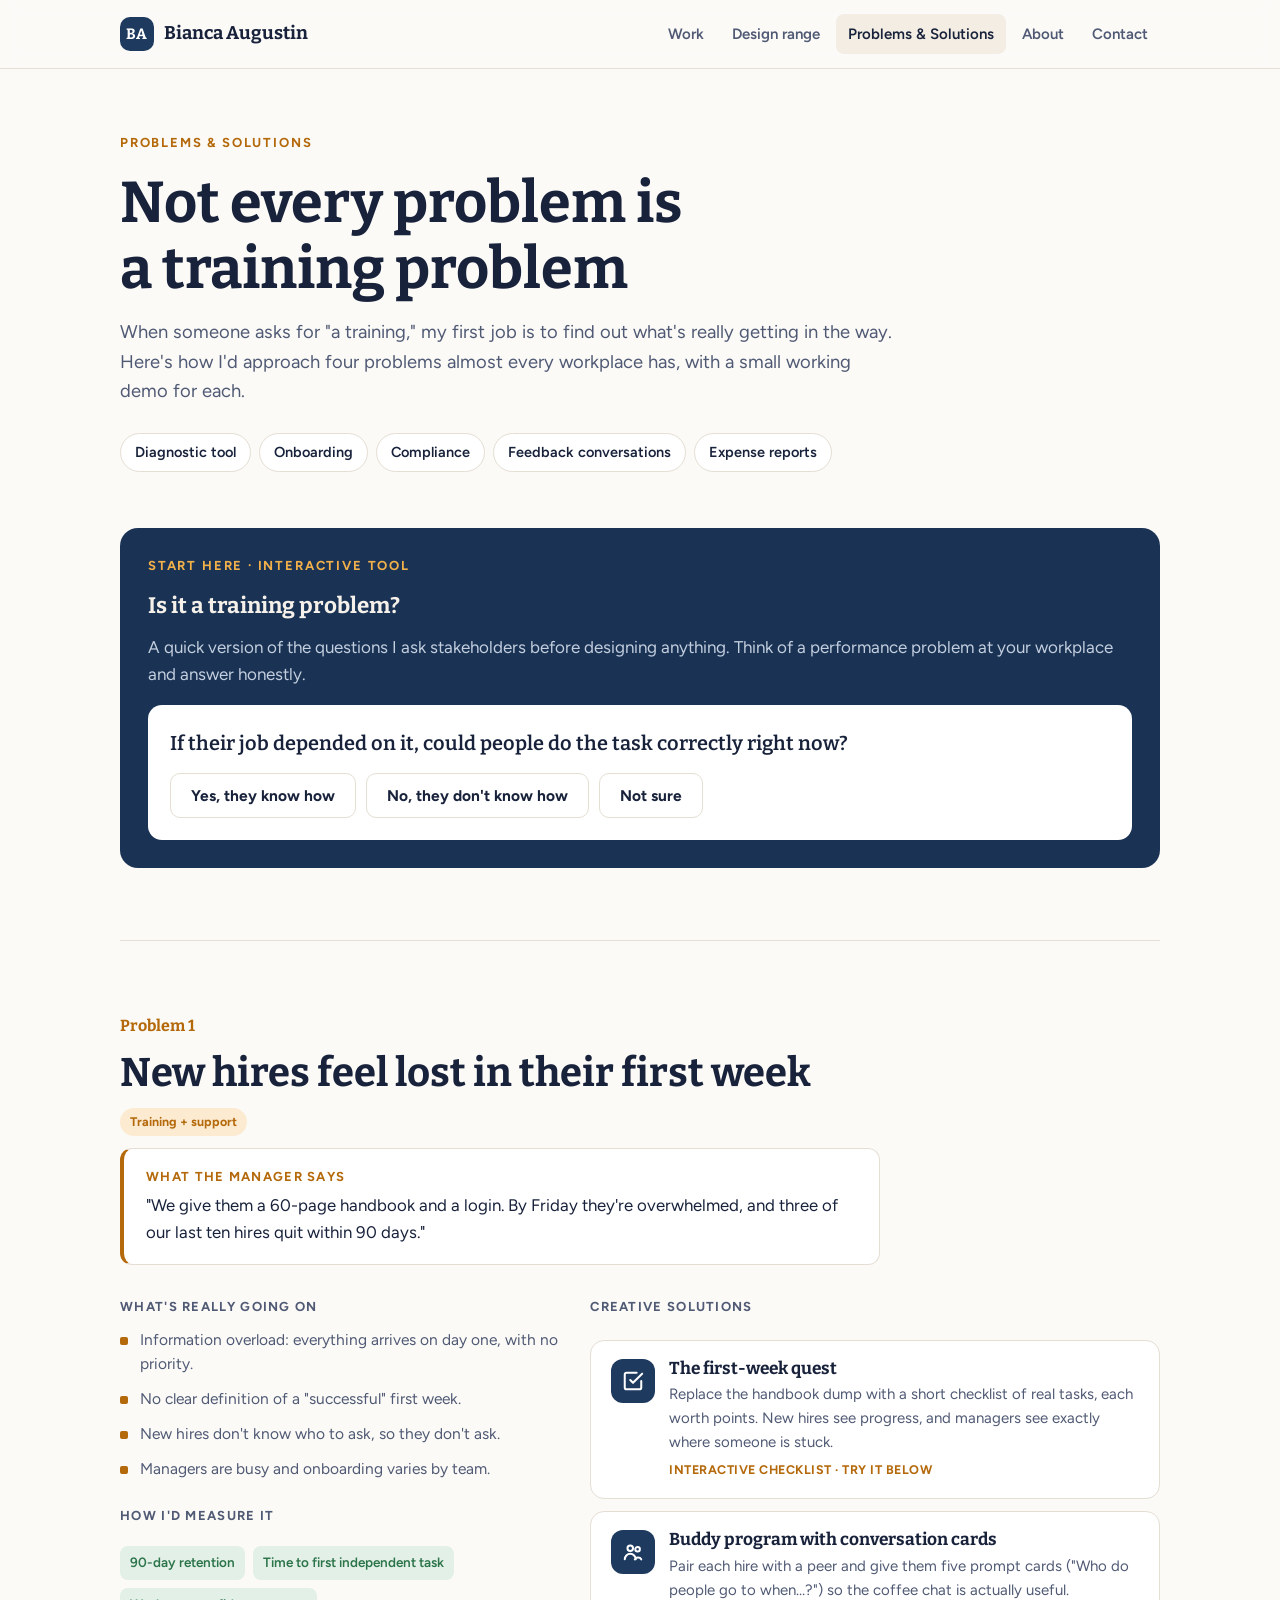
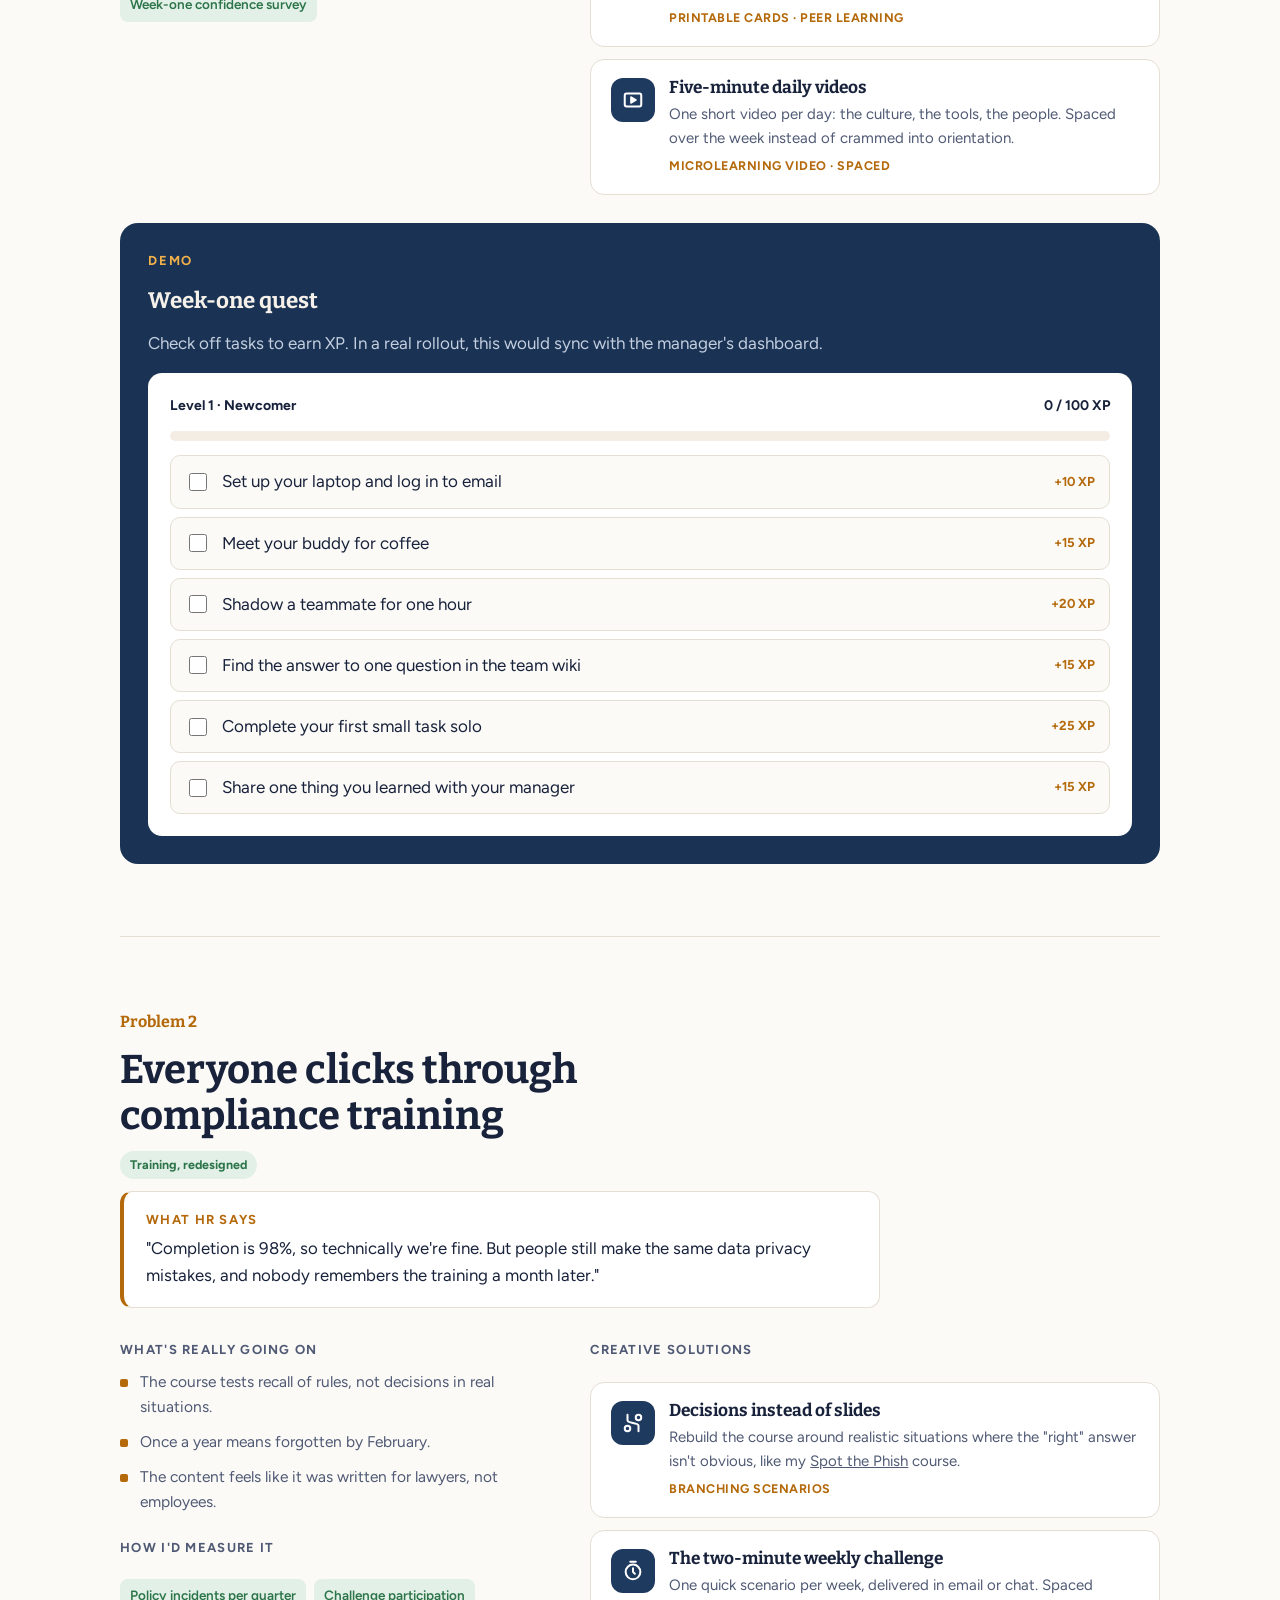
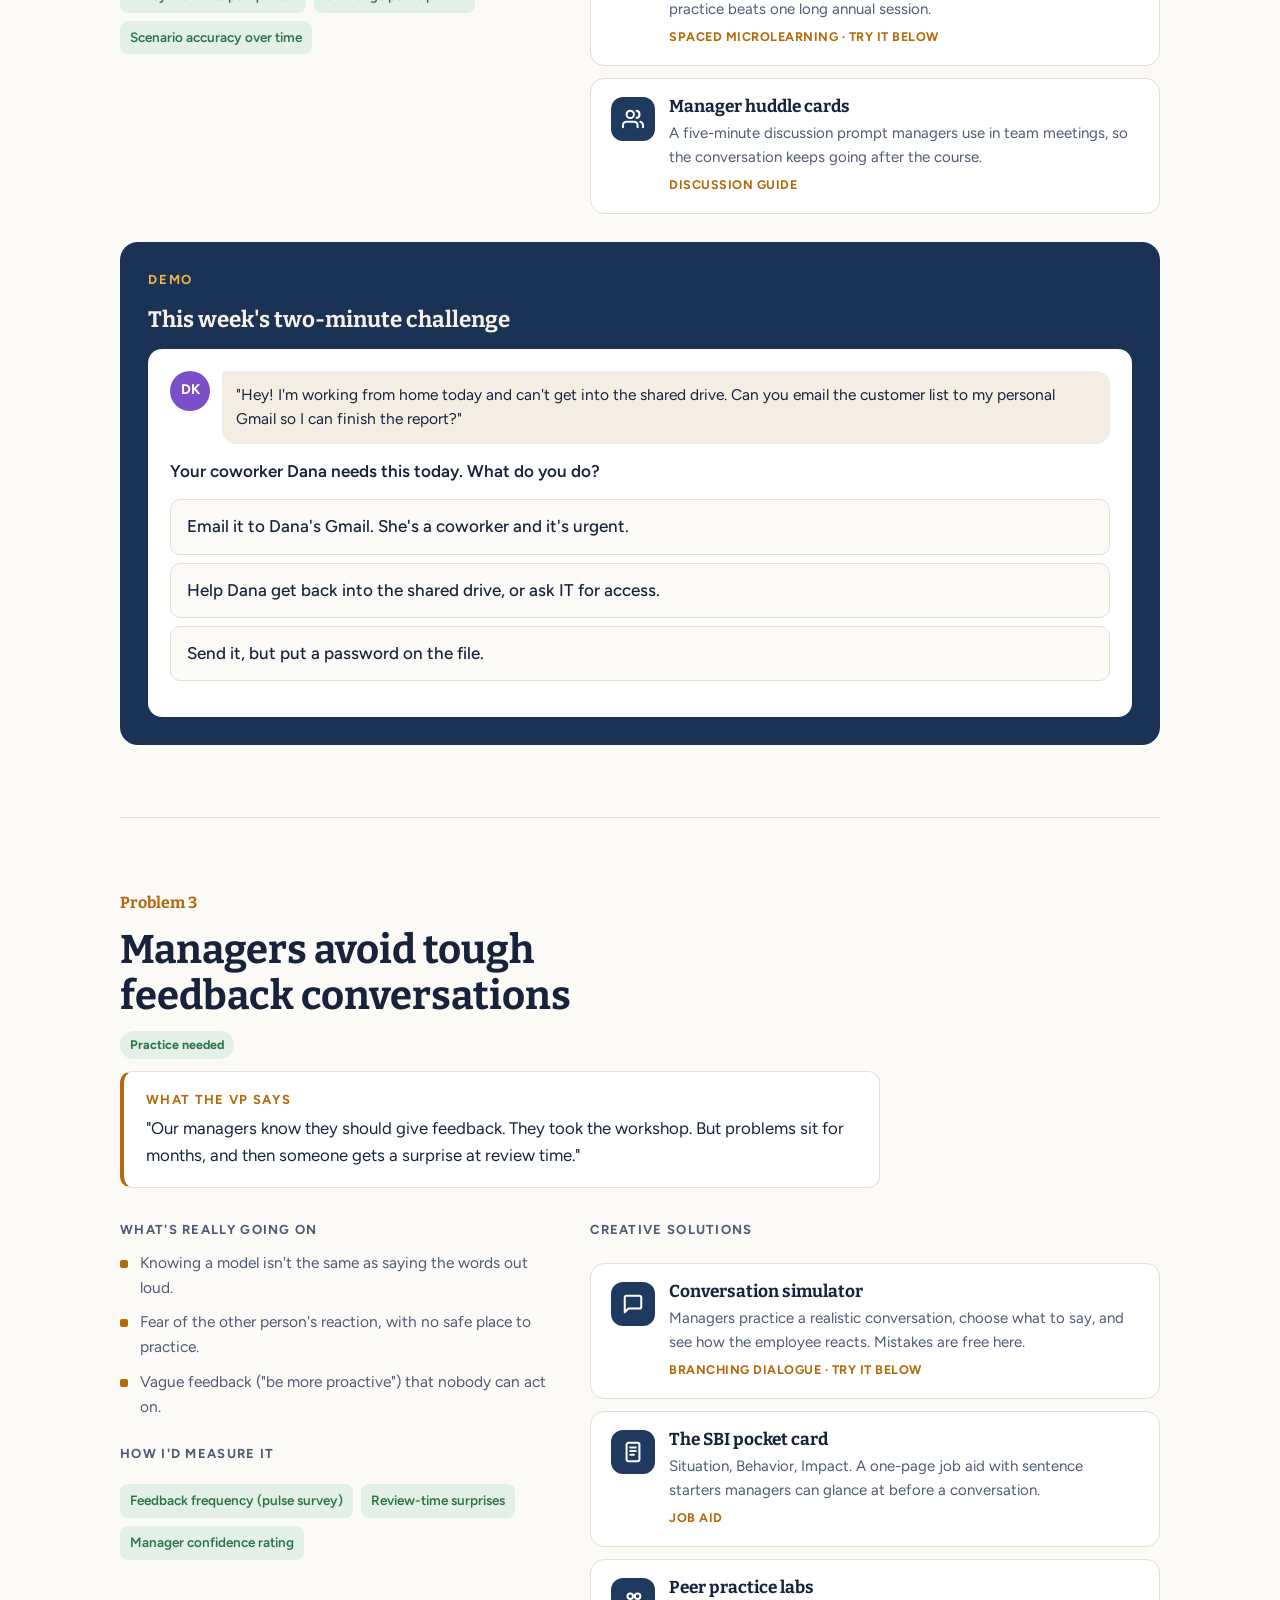
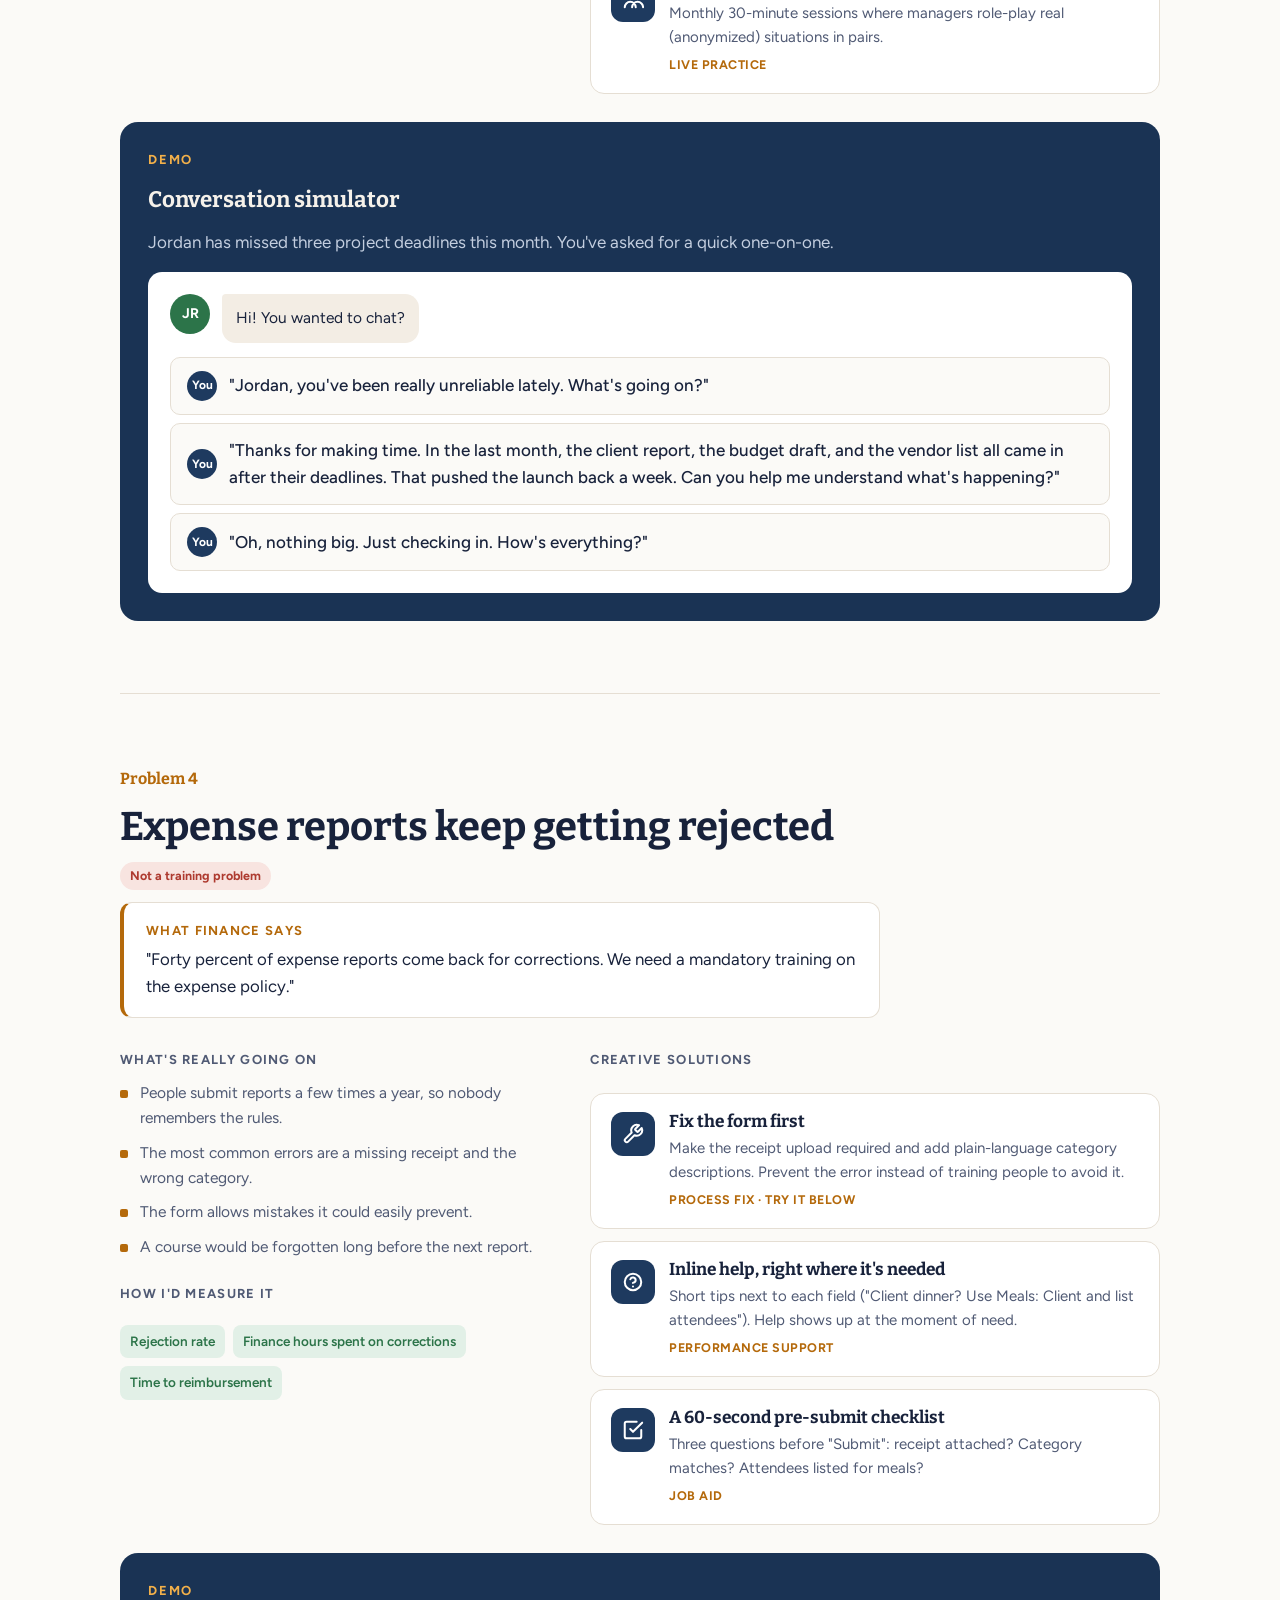
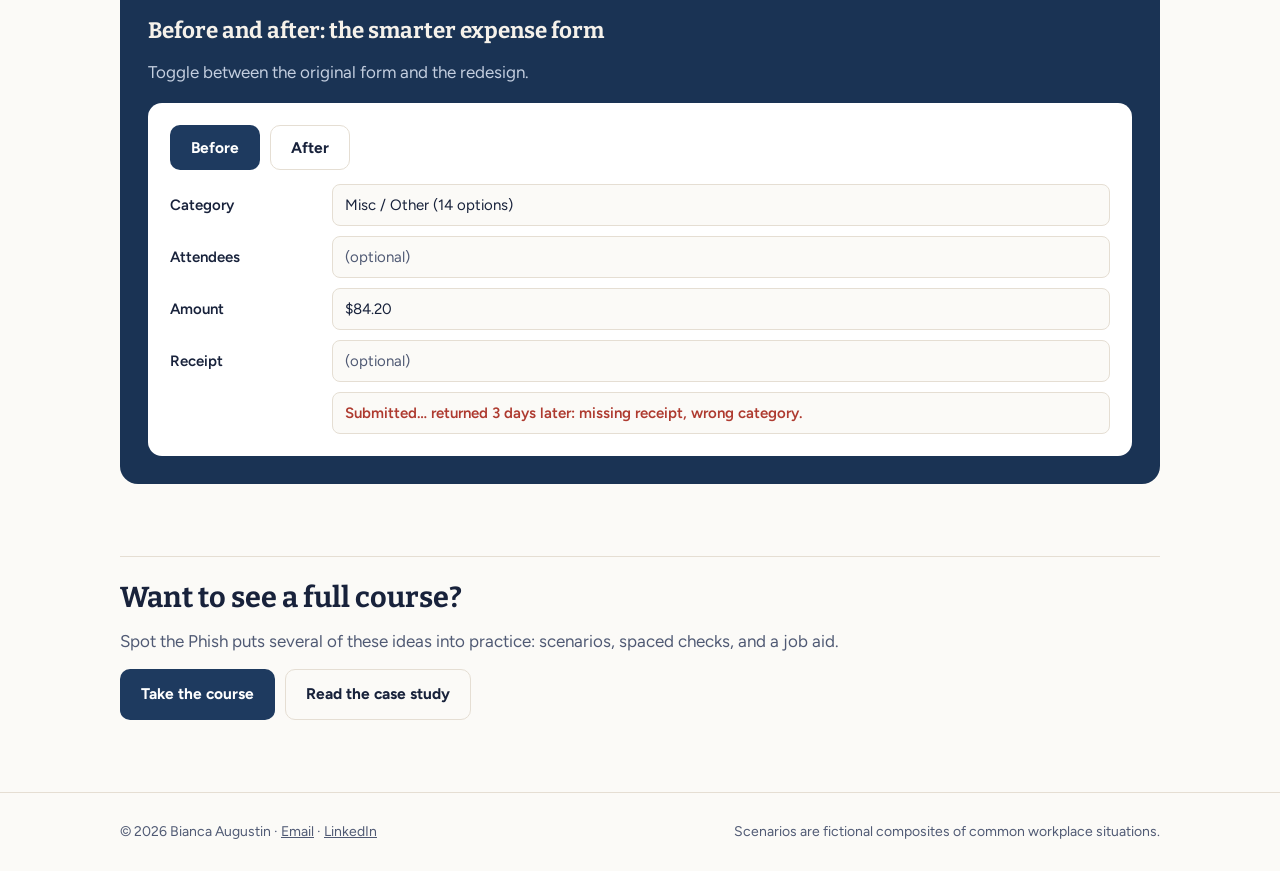
<file: solutions/index.html>
<!doctype html>
<html lang="en">
<head>
<meta charset="utf-8">
<meta name="viewport" content="width=device-width,initial-scale=1,viewport-fit=cover">
<title>Problems &amp; Solutions · Bianca Augustin</title>
<meta name="description" content="How Bianca Augustin diagnoses common workplace problems and designs creative learning and performance solutions.">
<link rel="preconnect" href="https://fonts.googleapis.com">
<link rel="stylesheet" href="https://fonts.googleapis.com/css2?family=Bitter:wght@500;600;700&family=Figtree:wght@400;500;600;700&family=IBM+Plex+Mono:wght@500&display=swap">
<link rel="stylesheet" href="../assets/style.css">
</head>
<body>
<a class="skip" href="#main">Skip to content</a>
<header class="site-head"><div class="wrap">
  <a class="logo" href="../"><i>BA</i>Bianca Augustin</a>
  <nav class="nav" aria-label="Main">
    <a href="../#work">Work</a><a href="../#range">Design range</a><a href="./" aria-current="page">Problems &amp; Solutions</a><a href="../#about">About</a><a href="../#contact">Contact</a>
  </nav>
</div></header>

<main id="main" class="wrap">
  <div class="ps-hero">
    <span class="eyebrow">Problems &amp; Solutions</span>
    <h1>Not every problem is a training problem</h1>
    <p>When someone asks for "a training," my first job is to find out what's really getting in the way. Here's how I'd approach four problems almost every workplace has, with a small working demo for each.</p>
    <nav class="toc" aria-label="On this page"><a href="#diagnose">Diagnostic tool</a><a href="#onboarding">Onboarding</a><a href="#compliance">Compliance</a><a href="#feedback">Feedback conversations</a><a href="#expenses">Expense reports</a></nav>
  </div>

  <!-- DIAGNOSTIC -->
  <section class="case" id="diagnose" style="border-top:0;padding-top:32px">
    <div class="demo" style="margin-top:0">
      <span class="eyebrow">Start here · Interactive tool</span>
      <h3>Is it a training problem?</h3>
      <p class="muted">A quick version of the questions I ask stakeholders before designing anything. Think of a performance problem at your workplace and answer honestly.</p>
      <div class="demo-card diag" id="diag" aria-live="polite"></div>
    </div>
  </section>

  <!-- CASE 1 -->
  <section class="case" id="onboarding">
    <div class="case-head">
      <span class="case-num">Problem 1</span>
      <h2>New hires feel lost in their first week</h2>
      <span class="verdict v-mix">Training + support</span>
      <div class="scenario-box"><b>What the manager says</b>"We give them a 60-page handbook and a login. By Friday they're overwhelmed, and three of our last ten hires quit within 90 days."</div>
    </div>
    <div class="cols">
      <div>
        <p class="label">What's really going on</p>
        <ul class="causes">
          <li>Information overload: everything arrives on day one, with no priority.</li>
          <li>No clear definition of a "successful" first week.</li>
          <li>New hires don't know who to ask, so they don't ask.</li>
          <li>Managers are busy and onboarding varies by team.</li>
        </ul>
        <p class="label" style="margin-top:24px">How I'd measure it</p>
        <div class="measure"><span>90-day retention</span><span>Time to first independent task</span><span>Week-one confidence survey</span></div>
      </div>
      <div class="sol">
        <p class="label">Creative solutions</p>
        <div class="sol-item"><span class="ic"><svg width="22" height="22" viewBox="0 0 24 24" fill="none" stroke="currentColor" stroke-width="2.2" stroke-linecap="round" stroke-linejoin="round"><path d="M9 11l3 3L22 4"/><path d="M21 12v7a2 2 0 0 1-2 2H5a2 2 0 0 1-2-2V5a2 2 0 0 1 2-2h11"/></svg></span><div><h4>The first-week quest</h4><p>Replace the handbook dump with a short checklist of real tasks, each worth points. New hires see progress, and managers see exactly where someone is stuck.</p><p class="fmt">INTERACTIVE CHECKLIST · TRY IT BELOW</p></div></div>
        <div class="sol-item"><span class="ic"><svg width="22" height="22" viewBox="0 0 24 24" fill="none" stroke="currentColor" stroke-width="2.2" stroke-linecap="round"><circle cx="9" cy="8" r="3"/><circle cx="17" cy="9" r="2.5"/><path d="M3 20a6 6 0 0 1 12 0M14 20a4 4 0 0 1 7 0"/></svg></span><div><h4>Buddy program with conversation cards</h4><p>Pair each hire with a peer and give them five prompt cards ("Who do people go to when…?") so the coffee chat is actually useful.</p><p class="fmt">PRINTABLE CARDS · PEER LEARNING</p></div></div>
        <div class="sol-item"><span class="ic"><svg width="22" height="22" viewBox="0 0 24 24" fill="none" stroke="currentColor" stroke-width="2.2" stroke-linejoin="round"><rect x="3" y="5" width="18" height="14" rx="2"/><path d="m10 9 5 3-5 3z" fill="currentColor"/></svg></span><div><h4>Five-minute daily videos</h4><p>One short video per day: the culture, the tools, the people. Spaced over the week instead of crammed into orientation.</p><p class="fmt">MICROLEARNING VIDEO · SPACED</p></div></div>
      </div>
    </div>
    <div class="demo">
      <span class="eyebrow">Demo</span>
      <h3>Week-one quest</h3>
      <p class="muted">Check off tasks to earn XP. In a real rollout, this would sync with the manager's dashboard.</p>
      <div class="demo-card">
        <div class="xprow"><span id="xpLevel">Level 1 · Newcomer</span><span id="xpNum">0 / 100 XP</span></div>
        <div class="xpbar"><i id="xpFill"></i></div>
        <div class="quest" id="quest"></div>
        <p class="fb good" id="questDone" hidden><b>Quest complete!</b> In the real version, this would trigger a celebration message from the team and unlock week two.</p>
      </div>
    </div>
  </section>

  <!-- CASE 2 -->
  <section class="case" id="compliance">
    <div class="case-head">
      <span class="case-num">Problem 2</span>
      <h2>Everyone clicks through compliance training</h2>
      <span class="verdict v-train">Training, redesigned</span>
      <div class="scenario-box"><b>What HR says</b>"Completion is 98%, so technically we're fine. But people still make the same data privacy mistakes, and nobody remembers the training a month later."</div>
    </div>
    <div class="cols">
      <div>
        <p class="label">What's really going on</p>
        <ul class="causes">
          <li>The course tests recall of rules, not decisions in real situations.</li>
          <li>Once a year means forgotten by February.</li>
          <li>The content feels like it was written for lawyers, not employees.</li>
        </ul>
        <p class="label" style="margin-top:24px">How I'd measure it</p>
        <div class="measure"><span>Policy incidents per quarter</span><span>Challenge participation</span><span>Scenario accuracy over time</span></div>
      </div>
      <div class="sol">
        <p class="label">Creative solutions</p>
        <div class="sol-item"><span class="ic"><svg width="22" height="22" viewBox="0 0 24 24" fill="none" stroke="currentColor" stroke-width="2.2" stroke-linecap="round" stroke-linejoin="round"><path d="M6 3v6M18 15v6M6 15a3 3 0 1 0 0 6 3 3 0 0 0 0-6zM18 3a3 3 0 1 0 0 6 3 3 0 0 0 0-6zM6 9c0 4 12 2 12 6"/></svg></span><div><h4>Decisions instead of slides</h4><p>Rebuild the course around realistic situations where the "right" answer isn't obvious, like my <a href="../lessons/spot-the-phish/">Spot the Phish</a> course.</p><p class="fmt">BRANCHING SCENARIOS</p></div></div>
        <div class="sol-item"><span class="ic"><svg width="22" height="22" viewBox="0 0 24 24" fill="none" stroke="currentColor" stroke-width="2.2" stroke-linecap="round"><circle cx="12" cy="13" r="8"/><path d="M12 9v4l2 2M9 2h6"/></svg></span><div><h4>The two-minute weekly challenge</h4><p>One quick scenario per week, delivered in email or chat. Spaced practice beats one long annual session.</p><p class="fmt">SPACED MICROLEARNING · TRY IT BELOW</p></div></div>
        <div class="sol-item"><span class="ic"><svg width="22" height="22" viewBox="0 0 24 24" fill="none" stroke="currentColor" stroke-width="2.2" stroke-linecap="round" stroke-linejoin="round"><path d="M17 21v-2a4 4 0 0 0-4-4H5a4 4 0 0 0-4 4v2"/><circle cx="9" cy="7" r="4"/><path d="M23 21v-2a4 4 0 0 0-3-3.9M16 3.1a4 4 0 0 1 0 7.8"/></svg></span><div><h4>Manager huddle cards</h4><p>A five-minute discussion prompt managers use in team meetings, so the conversation keeps going after the course.</p><p class="fmt">DISCUSSION GUIDE</p></div></div>
      </div>
    </div>
    <div class="demo">
      <span class="eyebrow">Demo</span>
      <h3>This week's two-minute challenge</h3>
      <div class="demo-card">
        <div class="bubble-row"><span class="avatar" style="background:#7A4FC9">DK</span><div class="bubble">"Hey! I'm working from home today and can't get into the shared drive. Can you email the customer list to my personal Gmail so I can finish the report?"</div></div>
        <p style="font-weight:600">Your coworker Dana needs this today. What do you do?</p>
        <div style="display:grid;gap:8px" id="chal"></div>
        <div id="chalFb" aria-live="polite"></div>
      </div>
    </div>
  </section>

  <!-- CASE 3 -->
  <section class="case" id="feedback">
    <div class="case-head">
      <span class="case-num">Problem 3</span>
      <h2>Managers avoid tough feedback conversations</h2>
      <span class="verdict v-train">Practice needed</span>
      <div class="scenario-box"><b>What the VP says</b>"Our managers know they should give feedback. They took the workshop. But problems sit for months, and then someone gets a surprise at review time."</div>
    </div>
    <div class="cols">
      <div>
        <p class="label">What's really going on</p>
        <ul class="causes">
          <li>Knowing a model isn't the same as saying the words out loud.</li>
          <li>Fear of the other person's reaction, with no safe place to practice.</li>
          <li>Vague feedback ("be more proactive") that nobody can act on.</li>
        </ul>
        <p class="label" style="margin-top:24px">How I'd measure it</p>
        <div class="measure"><span>Feedback frequency (pulse survey)</span><span>Review-time surprises</span><span>Manager confidence rating</span></div>
      </div>
      <div class="sol">
        <p class="label">Creative solutions</p>
        <div class="sol-item"><span class="ic"><svg width="22" height="22" viewBox="0 0 24 24" fill="none" stroke="currentColor" stroke-width="2.2" stroke-linejoin="round"><path d="M21 15a2 2 0 0 1-2 2H7l-4 4V5a2 2 0 0 1 2-2h14a2 2 0 0 1 2 2z"/></svg></span><div><h4>Conversation simulator</h4><p>Managers practice a realistic conversation, choose what to say, and see how the employee reacts. Mistakes are free here.</p><p class="fmt">BRANCHING DIALOGUE · TRY IT BELOW</p></div></div>
        <div class="sol-item"><span class="ic"><svg width="22" height="22" viewBox="0 0 24 24" fill="none" stroke="currentColor" stroke-width="2.2" stroke-linecap="round" stroke-linejoin="round"><rect x="5" y="2" width="14" height="20" rx="2"/><path d="M9 7h6M9 11h6M9 15h4"/></svg></span><div><h4>The SBI pocket card</h4><p>Situation, Behavior, Impact. A one-page job aid with sentence starters managers can glance at before a conversation.</p><p class="fmt">JOB AID</p></div></div>
        <div class="sol-item"><span class="ic"><svg width="22" height="22" viewBox="0 0 24 24" fill="none" stroke="currentColor" stroke-width="2.2" stroke-linecap="round"><circle cx="9" cy="8" r="3"/><circle cx="17" cy="8" r="3"/><path d="M3 20a6 6 0 0 1 12 0M11 20a6 6 0 0 1 12 0"/></svg></span><div><h4>Peer practice labs</h4><p>Monthly 30-minute sessions where managers role-play real (anonymized) situations in pairs.</p><p class="fmt">LIVE PRACTICE</p></div></div>
      </div>
    </div>
    <div class="demo">
      <span class="eyebrow">Demo</span>
      <h3>Conversation simulator</h3>
      <p class="muted">Jordan has missed three project deadlines this month. You've asked for a quick one-on-one.</p>
      <div class="demo-card" id="sim" aria-live="polite"></div>
    </div>
  </section>

  <!-- CASE 4 -->
  <section class="case" id="expenses">
    <div class="case-head">
      <span class="case-num">Problem 4</span>
      <h2>Expense reports keep getting rejected</h2>
      <span class="verdict v-no">Not a training problem</span>
      <div class="scenario-box"><b>What Finance says</b>"Forty percent of expense reports come back for corrections. We need a mandatory training on the expense policy."</div>
    </div>
    <div class="cols">
      <div>
        <p class="label">What's really going on</p>
        <ul class="causes">
          <li>People submit reports a few times a year, so nobody remembers the rules.</li>
          <li>The most common errors are a missing receipt and the wrong category.</li>
          <li>The form allows mistakes it could easily prevent.</li>
          <li>A course would be forgotten long before the next report.</li>
        </ul>
        <p class="label" style="margin-top:24px">How I'd measure it</p>
        <div class="measure"><span>Rejection rate</span><span>Finance hours spent on corrections</span><span>Time to reimbursement</span></div>
      </div>
      <div class="sol">
        <p class="label">Creative solutions</p>
        <div class="sol-item"><span class="ic"><svg width="22" height="22" viewBox="0 0 24 24" fill="none" stroke="currentColor" stroke-width="2.2" stroke-linecap="round" stroke-linejoin="round"><path d="M14.7 6.3a1 1 0 0 0 0 1.4l1.6 1.6a1 1 0 0 0 1.4 0l3.8-3.8a6 6 0 0 1-7.9 7.9l-6.9 6.9a2.1 2.1 0 0 1-3-3l6.9-6.9a6 6 0 0 1 7.9-7.9z"/></svg></span><div><h4>Fix the form first</h4><p>Make the receipt upload required and add plain-language category descriptions. Prevent the error instead of training people to avoid it.</p><p class="fmt">PROCESS FIX · TRY IT BELOW</p></div></div>
        <div class="sol-item"><span class="ic"><svg width="22" height="22" viewBox="0 0 24 24" fill="none" stroke="currentColor" stroke-width="2.2" stroke-linecap="round"><circle cx="12" cy="12" r="9"/><path d="M9.1 9a3 3 0 0 1 5.8 1c0 2-3 3-3 3M12 17h.01"/></svg></span><div><h4>Inline help, right where it's needed</h4><p>Short tips next to each field ("Client dinner? Use Meals: Client and list attendees"). Help shows up at the moment of need.</p><p class="fmt">PERFORMANCE SUPPORT</p></div></div>
        <div class="sol-item"><span class="ic"><svg width="22" height="22" viewBox="0 0 24 24" fill="none" stroke="currentColor" stroke-width="2.2" stroke-linecap="round" stroke-linejoin="round"><path d="M9 11l3 3L22 4"/><path d="M21 12v7a2 2 0 0 1-2 2H5a2 2 0 0 1-2-2V5a2 2 0 0 1 2-2h11"/></svg></span><div><h4>A 60-second pre-submit checklist</h4><p>Three questions before "Submit": receipt attached? Category matches? Attendees listed for meals?</p><p class="fmt">JOB AID</p></div></div>
      </div>
    </div>
    <div class="demo">
      <span class="eyebrow">Demo</span>
      <h3>Before and after: the smarter expense form</h3>
      <p class="muted">Toggle between the original form and the redesign.</p>
      <div class="demo-card">
        <div class="diag-btns" role="group" aria-label="Form version"><button class="btn ghost" id="fBefore" aria-pressed="true">Before</button><button class="btn ghost" id="fAfter" aria-pressed="false">After</button></div>
        <div class="form-mock" id="formMock"></div>
      </div>
    </div>
  </section>

  <div style="padding-block:24px 72px;border-top:1px solid var(--line);display:grid;gap:14px;justify-items:start">
    <h2 style="font-size:1.8rem">Want to see a full course?</h2>
    <p class="muted">Spot the Phish puts several of these ideas into practice: scenarios, spaced checks, and a job aid.</p>
    <div class="btns"><a class="btn" href="../lessons/spot-the-phish/">Take the course</a><a class="btn ghost" href="../work/spot-the-phish.html">Read the case study</a></div>
  </div>
</main>

<footer class="site-foot"><div class="wrap"><span>© 2026 Bianca Augustin · <a href="mailto:bianca.augustin0318@gmail.com">Email</a> · <a href="https://www.linkedin.com/in/bianca-augustin-6a15b3177/">LinkedIn</a></span><span>Scenarios are fictional composites of common workplace situations.</span></div></footer>

<script>
const $=s=>document.querySelector(s);

/* diagnostic */
const DQ={
  start:{q:"If their job depended on it, could people do the task correctly right now?",a:[["Yes, they know how","env"],["No, they don't know how","freq"],["Not sure","freq"]]},
  env:{q:"Do they have the time, tools, and a clear process to do it well?",a:[["Yes","motiv"],["No, something gets in the way","R_env"]]},
  motiv:{q:"Is doing it right noticed or rewarded, and doing it wrong ever addressed?",a:[["Yes","R_else"],["Not really","R_motiv"]]},
  freq:{q:"Do they do this task often, and does it require judgment?",a:[["Often, with judgment calls","R_train"],["Rarely, or it's step-by-step","R_aid"]]}};
const DR={
  R_env:["v-no","Fix the environment","Training won't help if the process, tools, or workload are the problem. Start with the system: simplify the process, fix the tool, or free up time.","See Problem 4","#expenses"],
  R_motiv:["v-mix","Fix feedback and consequences","People know how but have no reason to change. Look at feedback, recognition, and what managers reinforce. Practice may help managers have those conversations.","See Problem 3","#feedback"],
  R_else:["v-mix","Dig deeper","Skills, tools, and motivation look fine. The issue may be unclear expectations, a hiring mismatch, or a communication gap. Interview a few people before designing anything.","",""],
  R_train:["v-train","Training with practice","This is a real skill gap on a frequent, judgment-heavy task. Design realistic practice with feedback, like scenarios or simulations, not just information.","See Problem 2","#compliance"],
  R_aid:["v-mix","A job aid may beat a course","For rare or procedural tasks, people forget training before they need it. Put the steps where the work happens: a checklist, inline help, or a quick-reference guide.","See Problem 4","#expenses"]};
let dpath=[];
function diag(node){const box=$("#diag");
  if(DR[node]){const [cls,t,d,ln,href]=DR[node];
    box.innerHTML=`<div class="diag-path">${dpath.map(p=>`<span>${p}</span>`).join("")}</div><div class="result ${cls==="v-train"?"fb good":cls==="v-no"?"fb bad":"fb mid"}"><span class="verdict ${cls}">Recommendation</span><b>${t}</b><span>${d}</span></div><div class="diag-btns">${ln?`<a class="btn" href="${href}">${ln}</a>`:""}<button class="btn ghost" id="dAgain">Try another problem</button></div>`;
    $("#dAgain").onclick=()=>{dpath=[];diag("start")};return}
  const n=DQ[node];
  box.innerHTML=`${dpath.length?`<div class="diag-path">${dpath.map(p=>`<span>${p}</span>`).join("")}</div>`:""}<p class="diag-q">${n.q}</p><div class="diag-btns">${n.a.map(([t,to])=>`<button class="btn ghost" data-to="${to}">${t}</button>`).join("")}</div>`;
  box.querySelectorAll("[data-to]").forEach(b=>b.onclick=()=>{dpath.push(b.textContent);diag(b.dataset.to)})}
diag("start");

/* quest */
const Q=[["Set up your laptop and log in to email",10],["Meet your buddy for coffee",15],["Shadow a teammate for one hour",20],["Find the answer to one question in the team wiki",15],["Complete your first small task solo",25],["Share one thing you learned with your manager",15]];
const LV=[[0,"Newcomer"],[30,"Explorer"],[60,"Contributor"],[100,"Teammate"]];
let xp=0;
Q.forEach(([t,p],i)=>{const l=document.createElement("label");l.className="qrow";l.innerHTML=`<input type="checkbox" id="q${i}"><span>${t}</span><span class="xp">+${p} XP</span>`;
  l.querySelector("input").addEventListener("change",e=>{xp+=e.target.checked?p:-p;l.classList.toggle("done",e.target.checked);
    $("#xpFill").style.width=xp+"%";$("#xpNum").textContent=xp+" / 100 XP";const lv=LV.filter(v=>xp>=v[0]).length;$("#xpLevel").textContent=`Level ${lv} · ${LV[lv-1][1]}`;$("#questDone").hidden=xp<100});
  $("#quest").appendChild(l)});

/* challenge */
const CH=[["Email it to Dana's Gmail. She's a coworker and it's urgent.",0,"Risky. Customer data in a personal account is outside company protection, and it's a common source of data breaches, even with good intentions."],
  ["Help Dana get back into the shared drive, or ask IT for access.",1,"That's the one. You solve Dana's real problem (access) without moving customer data somewhere it shouldn't be."],
  ["Send it, but put a password on the file.",0,"Better than nothing, but the data still ends up in a personal account. The real fix is getting Dana proper access."]];
CH.forEach(([t,ok,fb])=>{const b=document.createElement("button");b.className="choice";b.textContent=t;
  b.onclick=()=>{document.querySelectorAll("#chal .choice").forEach(x=>x.disabled=true);b.classList.add(ok?"right":"wrong");
    $("#chalFb").innerHTML=`<p class="fb ${ok?"good":"bad"}"><b>${ok?"Nice.":"Not quite."}</b> ${fb}</p><button class="btn ghost" id="chAgain" style="margin-top:10px">Try again</button>`;
    $("#chAgain").onclick=()=>{document.querySelectorAll("#chal .choice").forEach(x=>{x.disabled=false;x.classList.remove("right","wrong")});$("#chalFb").innerHTML=""}};
  $("#chal").appendChild(b)});

/* simulator */
const SIM={
  s1:{them:"Hi! You wanted to chat?",opts:[["\"Jordan, you've been really unreliable lately. What's going on?\"","s1b"],["\"Thanks for making time. In the last month, the client report, the budget draft, and the vendor list all came in after their deadlines. That pushed the launch back a week. Can you help me understand what's happening?\"","s2g"],["\"Oh, nothing big. Just checking in. How's everything?\"","s1c"]]},
  s1b:{them:"(crosses arms) \"Unreliable? I've been working late every night. I don't think that's fair.\"",note:["bad","Labels like \"unreliable\" describe a person, not a behavior, so they trigger defensiveness. Try naming specific situations and their impact."],opts:[["Start over","s1"]]},
  s1c:{them:"\"Everything's good! Busy, but good.\"",note:["mid","Avoiding the topic feels kinder, but Jordan leaves without knowing there's a problem. That's how review-time surprises happen."],opts:[["Start over","s1"]]},
  s2g:{them:"(sighs) \"Yeah… honestly, I've been covering for Sam since he went on leave, and I didn't want to say I was underwater.\"",note:["good","Specific situation, behavior, and impact, followed by an open question. Jordan feels safe enough to share the real cause."],opts:[["\"Okay. You'll just need to manage your time better.\"","s3b"],["\"Thanks for telling me. Let's look at your list together and decide what to hand off or push back.\"","s3g"]]},
  s3b:{them:"\"…Sure. I'll try.\" (looks down)",note:["bad","Jordan just told you the real problem is workload, and the response ignored it. The deadlines will likely keep slipping."],opts:[["Go back","s2g"],["Start over","s1"]]},
  s3g:{them:"\"That would really help. Can we move the vendor list to next week?\"",note:["good","Conversation complete. You named the issue clearly, listened, and agreed on a next step together. That's the whole SBI model in action."],end:true,opts:[["Practice again","s1"]]}};
function sim(id){const n=SIM[id],box=$("#sim");
  box.innerHTML=`<div class="bubble-row"><span class="avatar" style="background:#2C7449">JR</span><div class="bubble">${n.them}</div></div>${n.note?`<p class="fb ${n.note[0]}"><b>${n.note[0]==="good"?"Coach's note:":"Coach's note:"}</b> ${n.note[1]}</p>`:""}<div style="display:grid;gap:8px">${n.opts.map(([t,to])=>`<button class="choice" data-to="${to}">${t.startsWith('"')?`<span class="avatar" style="background:#1E3A5F;width:30px;height:30px;font-size:12px">You</span>`:""}<span>${t}</span></button>`).join("")}</div>`;
  box.querySelectorAll("[data-to]").forEach(b=>b.onclick=()=>sim(b.dataset.to))}
sim("s1");

/* expense form */
function form(after){$("#fBefore").setAttribute("aria-pressed",!after);$("#fAfter").setAttribute("aria-pressed",after);
  $("#fBefore").className="btn"+(after?" ghost":"");$("#fAfter").className="btn"+(after?"":" ghost");
  const rows=after?[
    ["Category",'<span>Meals: Client</span><span class="hintchip">Includes client dinners and lunches</span>'],
    ["Attendees",'<span>Priya Shah (Coastal Freight)</span><span class="hintchip">Required for client meals</span>'],
    ["Amount","<span>$84.20</span>"],
    ["Receipt",'<span class="ok">✓ receipt_0412.jpg attached</span><span class="hintchip">Required</span>'],
    ["Before you submit",'<span class="ok">✓ Receipt ✓ Category ✓ Attendees</span>']]:[
    ["Category","<span>Misc / Other (14 options)</span>"],
    ["Attendees","<span style=\"color:var(--ink-soft)\">(optional)</span>"],
    ["Amount","<span>$84.20</span>"],
    ["Receipt","<span style=\"color:var(--ink-soft)\">(optional)</span>"],
    ["",'<span style="color:var(--bad);font-weight:600">Submitted… returned 3 days later: missing receipt, wrong category.</span>']];
  $("#formMock").innerHTML=rows.map(([k,v])=>`<div class="frow"><span style="font-weight:600">${k}</span><div class="field">${v}</div></div>`).join("")+(after?'<p class="fb good"><b>Result:</b> the two most common errors are now impossible or obvious, without a single minute of training.</p>':"")}
$("#fBefore").onclick=()=>form(false);$("#fAfter").onclick=()=>form(true);form(false);
</script>
</body>
</html>
</file>
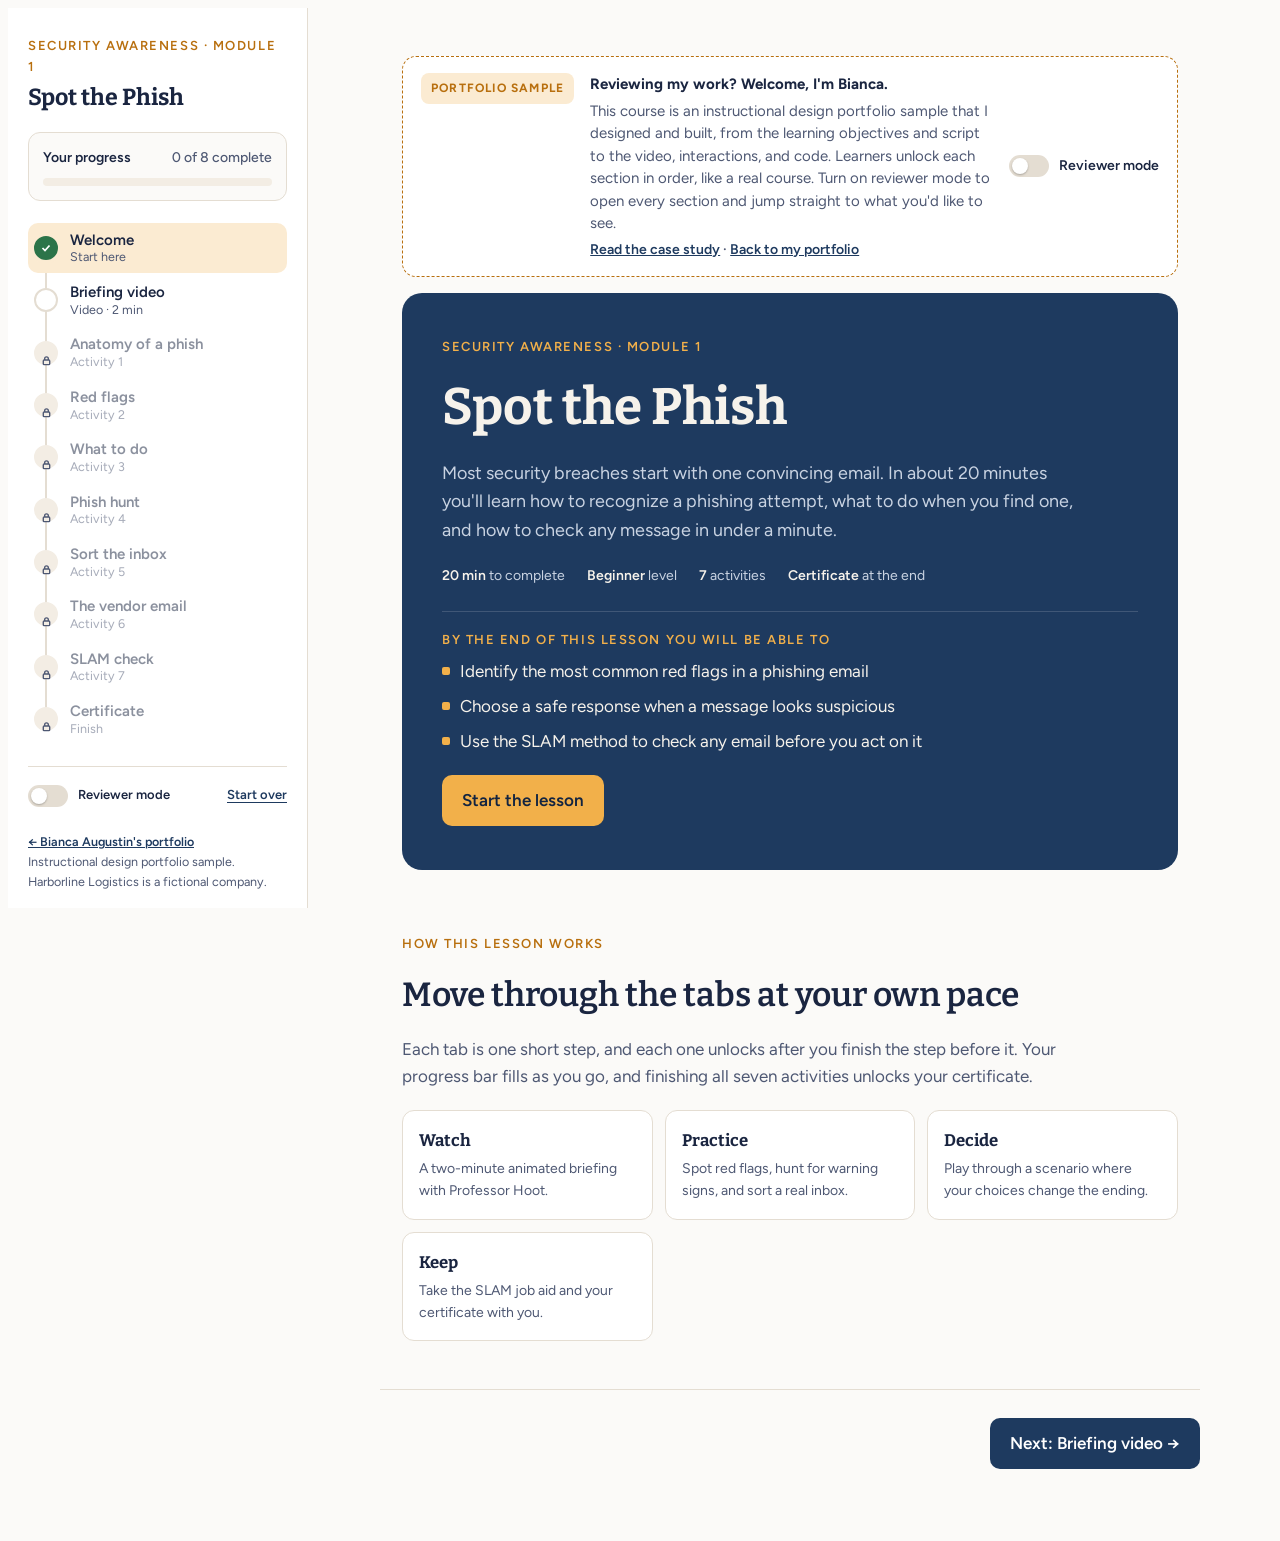
<file: lessons/spot-the-phish/index.html>
<!doctype html>
<html lang="en">
<head>
<meta charset="utf-8">
<meta name="viewport" content="width=device-width,initial-scale=1,viewport-fit=cover">
<meta name="description" content="Spot the Phish: an interactive security awareness course by instructional designer Bianca Augustin.">
<title>Spot the Phish</title>
<meta name="claude:viewport-fit-sides" content="cover">
<link rel="preconnect" href="https://fonts.googleapis.com">
<link rel="stylesheet" href="https://fonts.googleapis.com/css2?family=Bitter:wght@500;600;700&family=Figtree:wght@400;500;600;700&family=IBM+Plex+Mono:wght@400;500&display=swap">
<style>
/* Layout: Rise-style single reading column, navy hero band, sticky progress bar, sections separated by generous space */
:root{
  --bg:#FBFAF8; --surface:#FFFFFF; --sand:#F3EDE4; --ink:#1A2540; --ink-soft:#4E5873; --line:#E4DDD2;
  --navy:#1E3A5F; --on-navy:#FFFFFF; --amber:#B86F0E; --amber-soft:#FBEBD2;
  --good:#2C7449; --good-soft:#E2F0E7; --bad:#AE3A2F; --bad-soft:#F8E4E0;
  --hero-bg:#1E3A5F; --hero-fg:#F6F2EB; --hero-soft:#C9D3E2; --hero-accent:#F2B04A;
  --shadow:0 1px 2px rgba(26,37,64,.06),0 6px 20px rgba(26,37,64,.07);
  --f-display:"Bitter",Georgia,"Times New Roman",serif;
  --f-body:"Figtree",system-ui,-apple-system,"Segoe UI",sans-serif;
  --f-mono:"IBM Plex Mono",ui-monospace,Menlo,Consolas,monospace;
}
@media (prefers-color-scheme:dark){:root:not([data-theme="light"]){
  --bg:#111725; --surface:#192134; --sand:#20293D; --ink:#ECEFF5; --ink-soft:#A8B1C5; --line:#2D374E;
  --navy:#A9C2E6; --on-navy:#111725; --amber:#F0A93B; --amber-soft:#3A2C13;
  --good:#6FC597; --good-soft:#15301F; --bad:#F2918A; --bad-soft:#3B1D1A;
  --hero-bg:#17213A; --hero-fg:#F2EEE6; --hero-soft:#AAB5CA; --hero-accent:#F2B04A;
  --shadow:0 1px 2px rgba(0,0,0,.3),0 6px 20px rgba(0,0,0,.25); color-scheme:dark}}
:root[data-theme="dark"]{
  --bg:#111725; --surface:#192134; --sand:#20293D; --ink:#ECEFF5; --ink-soft:#A8B1C5; --line:#2D374E;
  --navy:#A9C2E6; --on-navy:#111725; --amber:#F0A93B; --amber-soft:#3A2C13;
  --good:#6FC597; --good-soft:#15301F; --bad:#F2918A; --bad-soft:#3B1D1A;
  --hero-bg:#17213A; --hero-fg:#F2EEE6; --hero-soft:#AAB5CA; --hero-accent:#F2B04A;
  --shadow:0 1px 2px rgba(0,0,0,.3),0 6px 20px rgba(0,0,0,.25); color-scheme:dark}

*{box-sizing:border-box}
[hidden]{display:none!important}
body{background:var(--bg);color:var(--ink);font-family:var(--f-body);font-size:17px;line-height:1.6}
body::before{content:"";position:fixed;inset:0 0 auto;height:env(safe-area-inset-top,0px);z-index:10;background:var(--surface)}
h1,h2,h3{font-family:var(--f-display);text-wrap:balance;line-height:1.2;margin:0}
p{margin:0}
button{font:inherit;color:inherit}
:focus-visible{outline:3px solid var(--amber);outline-offset:2px;border-radius:6px}
.gutter{padding-left:max(16px,env(safe-area-inset-left,0px));padding-right:max(16px,env(safe-area-inset-right,0px))}
.col{max-width:760px;margin:0 auto}

/* hero */
.hero{background:var(--hero-bg);color:var(--hero-fg)}
.hero .col{padding-block:56px 48px;display:grid;gap:20px}
.eyebrow{font-size:13px;font-weight:600;letter-spacing:.12em;text-transform:uppercase;color:var(--amber)}
.hero .eyebrow{color:var(--hero-accent)}
.hero h1{font-size:clamp(2.2rem,6vw,3.4rem);font-weight:700}
.hero p.lede{font-size:1.15rem;color:var(--hero-soft);max-width:58ch}
.meta{display:flex;flex-wrap:wrap;gap:10px 22px;font-size:14px;color:var(--hero-soft)}
.meta b{color:var(--hero-fg);font-weight:600}
.objectives{margin-top:4px;border-top:1px solid rgba(255,255,255,.15);padding-top:20px;display:grid;gap:10px}
.objectives h2{font-family:var(--f-body);font-size:13px;letter-spacing:.12em;text-transform:uppercase;color:var(--hero-accent);font-weight:600}
.objectives ul{margin:0;padding:0;list-style:none;display:grid;gap:8px}
.objectives li{display:flex;gap:10px;align-items:baseline}
.objectives li::before{content:"";flex:none;width:8px;height:8px;border-radius:2px;background:var(--hero-accent);transform:translateY(-2px)}

/* sections */
main .col{max-width:820px}
section{display:grid;gap:20px;scroll-margin-top:70px}
section > h2{font-size:clamp(1.6rem,4vw,2.1rem);font-weight:600}
section > p{max-width:65ch;color:var(--ink-soft)}
.lead{font-size:1.1rem;color:var(--ink)!important}
.callout{background:var(--amber-soft);border-radius:12px;padding:18px 20px;display:flex;gap:14px;align-items:flex-start}
.callout svg{flex:none;margin-top:3px;color:var(--amber)}
.hint{font-size:14px;color:var(--ink-soft);display:flex;gap:8px;align-items:center}
.hint::before{content:"";width:6px;height:6px;border-radius:50%;background:var(--amber)}

/* labeled email graphic */
.email{background:var(--surface);border:1px solid var(--line);border-radius:14px;box-shadow:var(--shadow);overflow:hidden}
.email-head{padding:16px 20px;border-bottom:1px solid var(--line);display:grid;gap:8px;font-size:15px}
.erow{display:flex;gap:10px;align-items:center;flex-wrap:wrap;min-width:0}
.erow .k{width:62px;color:var(--ink-soft);font-size:13px;flex:none}
.mono{font-family:var(--f-mono);font-size:.88em;overflow-wrap:anywhere}
.email-body{padding:20px;display:grid;gap:14px;font-size:15.5px}
.fake-btn{display:inline-block;background:#2563C9;color:#fff;font-weight:600;padding:10px 18px;border-radius:6px;font-size:15px}
.attach{display:inline-flex;gap:8px;align-items:center;border:1px solid var(--line);border-radius:8px;padding:8px 12px;font-size:14px;background:var(--sand)}
.pin{flex:none;width:28px;height:28px;border-radius:50%;border:2px solid var(--amber);background:var(--surface);color:var(--amber);font-weight:700;font-size:13px;cursor:pointer;display:inline-grid;place-items:center;transition:transform .15s,background .15s}
.pin:hover{transform:scale(1.1)}
.pin[aria-pressed="true"]{background:var(--amber);color:var(--surface)}
.pin.seen:not([aria-pressed="true"]){border-color:var(--good);color:var(--good)}
.pin-detail{background:var(--sand);border-radius:12px;padding:18px 20px;min-height:110px;display:grid;gap:6px}
.pin-detail h3{font-size:1.1rem}
.pin-detail p{color:var(--ink-soft)}
.counter{font-size:13px;font-weight:600;color:var(--ink-soft);font-variant-numeric:tabular-nums}

/* flip cards */
.flips{display:grid;grid-template-columns:repeat(auto-fill,minmax(210px,1fr));gap:16px}
.flip{perspective:900px;border:0;background:none;padding:0;cursor:pointer;height:200px;text-align:left}
.flip-in{position:relative;width:100%;height:100%;transition:transform .5s;transform-style:preserve-3d}
.flip[aria-pressed="true"] .flip-in{transform:rotateY(180deg)}
.face{position:absolute;inset:0;border-radius:14px;padding:20px;backface-visibility:hidden;display:flex;flex-direction:column;gap:8px}
.front{background:var(--surface);border:1px solid var(--line);box-shadow:var(--shadow);justify-content:space-between}
.front .ic{width:40px;height:40px;border-radius:10px;background:var(--amber-soft);color:var(--amber);display:grid;place-items:center}
.front h3{font-size:1.15rem}
.front small{color:var(--ink-soft);font-size:13px}
.back{background:var(--navy);color:var(--on-navy);transform:rotateY(180deg);font-size:15px;line-height:1.5;justify-content:center}
.back b{font-family:var(--f-display);font-size:1.05rem}

/* tabs */
.tabs{background:var(--surface);border:1px solid var(--line);border-radius:14px;overflow:hidden}
.tablist{display:flex;border-bottom:1px solid var(--line);overflow-x:auto}
.tab{flex:1;min-width:max-content;padding:14px 18px;border:0;background:none;cursor:pointer;font-weight:600;color:var(--ink-soft);border-bottom:3px solid transparent}
.tab[aria-selected="true"]{color:var(--ink);border-bottom-color:var(--amber)}
.panel{padding:22px;display:grid;gap:10px}
.panel h3{font-size:1.2rem}
.panel p{color:var(--ink-soft)}
.example{font-family:var(--f-mono);font-size:14px;background:var(--sand);border-radius:10px;padding:12px 14px;color:var(--ink);overflow-wrap:anywhere}

/* accordion */
.acc{display:grid;gap:10px}
.acc-item{background:var(--surface);border:1px solid var(--line);border-radius:12px;overflow:hidden}
.acc-btn{width:100%;display:flex;gap:14px;align-items:center;padding:16px 18px;border:0;background:none;cursor:pointer;text-align:left;font-weight:600;font-size:1.05rem}
.step-n{flex:none;width:32px;height:32px;border-radius:50%;background:var(--navy);color:var(--on-navy);display:grid;place-items:center;font-size:14px;font-family:var(--f-display)}
.chev{margin-left:auto;transition:transform .2s;color:var(--ink-soft)}
.acc-btn[aria-expanded="true"] .chev{transform:rotate(180deg)}
.acc-body{padding:0 18px 18px 64px;color:var(--ink-soft)}

/* knowledge checks */
.kc{background:var(--surface);border:1px solid var(--line);border-radius:16px;padding:24px;display:grid;gap:16px;box-shadow:var(--shadow)}
.kc-tag{font-size:12px;font-weight:700;letter-spacing:.12em;text-transform:uppercase;color:var(--amber)}
.kc h3{font-size:1.25rem}
.opts{display:grid;gap:10px}
.opt{display:flex;gap:12px;align-items:flex-start;text-align:left;padding:14px 16px;border:1.5px solid var(--line);border-radius:10px;background:var(--bg);cursor:pointer;transition:border-color .15s}
.opt:hover:not(:disabled){border-color:var(--navy)}
.opt .dot{flex:none;width:20px;height:20px;border-radius:50%;border:2px solid var(--ink-soft);margin-top:2px}
.opt.correct{border-color:var(--good);background:var(--good-soft)}
.opt.correct .dot{border-color:var(--good);background:var(--good)}
.opt.wrong{border-color:var(--bad);background:var(--bad-soft)}
.opt.wrong .dot{border-color:var(--bad);background:var(--bad)}
.opt:disabled{cursor:default}
.feedback{border-radius:10px;padding:14px 16px;font-size:15.5px}
.feedback.good{background:var(--good-soft)}
.feedback.bad{background:var(--bad-soft)}
.feedback b{display:block;margin-bottom:2px}
.feedback.good b{color:var(--good)} .feedback.bad b{color:var(--bad)}
.link-btn{border:0;background:none;color:var(--navy);font-weight:600;cursor:pointer;padding:4px 0;text-decoration:underline;text-underline-offset:3px;justify-self:start}

/* sort activity */
.inbox{display:grid;gap:12px}
.mail{border:1.5px solid var(--line);border-radius:12px;padding:14px 16px;display:grid;gap:10px;background:var(--bg)}
.mail-top{display:grid;gap:2px;min-width:0}
.mail-from{font-size:14px;color:var(--ink-soft)}
.mail-subj{font-weight:600}
.mail-actions{display:flex;gap:8px;flex-wrap:wrap}
.chip{border:1.5px solid var(--line);background:var(--surface);border-radius:99px;padding:6px 14px;font-size:14px;font-weight:600;cursor:pointer}
.chip:hover:not(:disabled){border-color:var(--navy)}
.chip:disabled{cursor:default;opacity:.55}
.chip.picked{opacity:1}
.mail.ok{border-color:var(--good);background:var(--good-soft)}
.mail.no{border-color:var(--bad);background:var(--bad-soft)}
.mail-why{font-size:14.5px;color:var(--ink)}
.score{font-weight:600;font-variant-numeric:tabular-nums}

/* branching scenario */
.scenario{background:var(--hero-bg);color:var(--hero-fg);border-radius:18px;padding:28px;display:grid;gap:18px}
.scenario .kc-tag{color:var(--hero-accent)}
.sc-meta{display:flex;justify-content:space-between;gap:12px;flex-wrap:wrap;font-size:14px;color:var(--hero-soft)}
.risk{display:flex;align-items:center;gap:10px}
.risk-track{width:120px;height:8px;border-radius:99px;background:rgba(255,255,255,.15);overflow:hidden}
.risk-track span{display:block;height:100%;width:10%;background:var(--hero-accent);transition:width .4s,background .4s}
.sc-card{background:var(--surface);color:var(--ink);border-radius:14px;padding:22px;display:grid;gap:14px}
.sc-card h3{font-size:1.3rem}
.sc-card p{color:var(--ink-soft)}
.sc-quote{border-left:3px solid var(--amber);padding:6px 0 6px 14px;font-size:15px;color:var(--ink)}
.choices{display:grid;gap:10px}
.choice{text-align:left;padding:14px 16px;border-radius:10px;border:1.5px solid var(--line);background:var(--bg);cursor:pointer;font-weight:500;display:flex;gap:12px;align-items:center}
.choice:hover{border-color:var(--navy)}
.choice .arrow{margin-left:auto;color:var(--amber);flex:none}
.outcome{border-radius:10px;padding:12px 14px;font-weight:600}
.outcome.best{background:var(--good-soft);color:var(--good)}
.outcome.ok{background:var(--amber-soft);color:var(--amber)}
.outcome.bad{background:var(--bad-soft);color:var(--bad)}
.path{display:flex;flex-wrap:wrap;gap:6px;font-size:13px}
.path span{background:var(--sand);border-radius:99px;padding:4px 10px;color:var(--ink-soft)}
.btn{border:0;border-radius:10px;padding:12px 20px;font-weight:600;cursor:pointer;background:var(--navy);color:var(--on-navy);justify-self:start}
.btn.ghost{background:transparent;color:var(--navy);border:1.5px solid var(--line)}

/* job aid */
.aid{background:var(--surface);border:2px solid var(--navy);border-radius:18px;overflow:hidden}
.aid-head{background:var(--navy);color:var(--on-navy);padding:18px 22px;display:flex;justify-content:space-between;gap:12px;align-items:center;flex-wrap:wrap}
.aid-head h3{font-size:1.3rem}
.aid-head small{opacity:.8;font-size:13px}
.slam{display:grid;grid-template-columns:repeat(auto-fit,minmax(300px,1fr))}
.slam-col{padding:18px 22px;border-bottom:1px solid var(--line);display:grid;gap:10px;align-content:start}
.slam-col h4{margin:0;display:flex;gap:10px;align-items:center;font-size:1rem}
.letter{width:34px;height:34px;border-radius:8px;background:var(--amber);color:var(--surface);font-family:var(--f-display);font-weight:700;font-size:1.2rem;display:grid;place-items:center}
.check{display:flex;gap:10px;align-items:flex-start;font-size:15px;cursor:pointer}
.check input{width:18px;height:18px;margin-top:3px;accent-color:var(--amber);flex:none}
.verdict{padding:18px 22px;display:grid;gap:8px;transition:background .3s}
.verdict.v0{background:var(--good-soft)} .verdict.v1{background:var(--amber-soft)} .verdict.v2{background:var(--bad-soft)}
.verdict b{font-family:var(--f-display);font-size:1.15rem}
.verdict.v0 b{color:var(--good)} .verdict.v1 b{color:var(--amber)} .verdict.v2 b{color:var(--bad)}
.verdict-row{display:flex;justify-content:space-between;gap:12px;flex-wrap:wrap;align-items:center}

/* completion */
.complete{background:var(--sand);border-radius:18px;padding:28px;display:grid;gap:16px}
.track{list-style:none;margin:0;padding:0;display:grid;gap:10px}
.track li{display:flex;gap:12px;align-items:center}
.tick{flex:none;width:24px;height:24px;border-radius:50%;border:2px solid var(--line);display:grid;place-items:center;color:transparent;background:var(--surface);transition:all .2s}
.track li.done .tick{background:var(--good);border-color:var(--good);color:var(--surface)}
.track li.done span{color:var(--ink)}
.track li span{color:var(--ink-soft)}
footer{border-top:1px solid var(--line);color:var(--ink-soft);font-size:14px}
footer .col{padding-block:24px}

/* briefing video player */
.player{border-radius:16px;overflow:hidden;background:var(--surface);border:1px solid var(--line);box-shadow:var(--shadow);position:relative}
.vwrap{position:relative;aspect-ratio:16/9;max-width:100%;background:#132440;container-type:inline-size}
.vwrap video{position:absolute;inset:0;width:100%;height:100%;display:block;background:#132440;cursor:pointer}
.big-play{position:absolute;left:4.4cqw;bottom:6cqw;z-index:2;border:0;border-radius:99px;background:#F2B04A;color:#132440;display:inline-flex;align-items:center;gap:10px;padding:max(10px,1.3cqw) max(18px,2.6cqw) max(10px,1.3cqw) max(14px,2cqw);font-weight:700;font-size:max(15px,2cqw);cursor:pointer;box-shadow:0 8px 30px rgba(0,0,0,.35);transition:transform .15s}
.big-play:hover{transform:scale(1.04)}
.big-play svg{width:1.3em;height:1.3em}
.big-play small{font-weight:600;font-size:.75em;opacity:.75;border-left:1.5px solid currentColor;padding-left:10px}
.qlay{position:absolute;inset:0;z-index:3}
.hot{position:absolute;border:0;padding:0;background:transparent;border-radius:.8cqw;cursor:pointer;animation:hotpulse 1.8s ease-in-out infinite}
@keyframes hotpulse{50%{box-shadow:inset 0 0 0 .3cqw rgba(242,176,74,.9)}}
.hot:hover{background:rgba(242,176,74,.2)}
.hot.right{background:rgba(44,116,73,.2);box-shadow:inset 0 0 0 .35cqw #2C7449;animation:none}
.hot.wrong{background:rgba(174,58,47,.16);box-shadow:inset 0 0 0 .35cqw #AE3A2F;animation:none}
.bubble{position:absolute;right:3.5cqw;top:8%;width:36%;background:#FFFFFF;color:#1A2540;border-radius:1.6cqw;padding:max(10px,1.6cqw) max(12px,1.9cqw);font-size:max(12px,1.6cqw);line-height:1.4;box-shadow:0 1.2cqw 3cqw rgba(0,0,0,.35);display:grid;gap:max(8px,1cqw)}
.bubble::after{content:"";position:absolute;left:58%;bottom:-1.3cqw;border:1.4cqw solid transparent;border-top-color:#FFFFFF;border-bottom:0}
.bubble p{margin:0}
.bubble b.ok{color:#2C7449}.bubble b.no{color:#AE3A2F}
.vbtn{border:0;border-radius:10px;padding:max(9px,1cqw) max(16px,1.8cqw);font-weight:700;cursor:pointer;background:#F2B04A;color:#132440;font-size:max(14px,1.6cqw);justify-self:start}
.vbtn.ghost{background:transparent;color:#F6F2EB;border:1.5px solid rgba(255,255,255,.55)}
.endlay{position:absolute;inset:0;z-index:3;background:rgba(19,36,64,.78);display:flex;gap:12px;align-items:center;justify-content:center;flex-wrap:wrap;padding:16px}
.cap{padding:12px 18px;border-top:1px solid var(--line);display:flex;gap:10px;align-items:flex-start;min-height:3.8em;font-size:15.5px;color:var(--ink)}
.cap .cc{flex:none;font-size:11px;font-weight:700;letter-spacing:.08em;border:1.5px solid var(--ink-soft);color:var(--ink-soft);border-radius:4px;padding:1px 5px;margin-top:3px}
.cap.cc-off>*{display:none}
.cap.cc-off::after{content:"Captions off";font-size:14px;color:var(--ink-soft)}
.controls{display:flex;align-items:center;gap:6px;padding:8px 10px;border-top:1px solid var(--line);flex-wrap:wrap}
.cbtn{width:38px;height:38px;border-radius:8px;border:0;background:transparent;display:grid;place-items:center;cursor:pointer;color:var(--ink);flex:none}
.cbtn:hover{background:var(--sand)}
.cbtn.txt{width:auto;padding:0 10px;font-size:13px;font-weight:700;letter-spacing:.06em;color:var(--ink-soft)}
.cbtn.txt[aria-pressed="true"]{color:var(--amber)}
.timeline{flex:1 1 160px;display:flex;gap:4px;min-width:120px}
.seg{height:28px;border:0;padding:0;background:none;display:flex;align-items:center;cursor:pointer;min-width:0;position:relative}
.seg .tr{display:block;width:100%;height:6px;border-radius:99px;background:var(--sand);overflow:hidden;transition:height .15s}
.seg:hover .tr{height:9px}
.seg i{display:block;height:100%;width:0;background:var(--amber)}
.seg.quizmark::after{content:"";position:absolute;right:-1px;top:6px;width:4px;height:16px;border-radius:2px;background:var(--navy)}
.vtime{font-size:13px;color:var(--ink-soft);font-variant-numeric:tabular-nums;padding:0 4px;white-space:nowrap}
.chapname{padding:0 18px 10px;font-size:13px;color:var(--ink-soft);font-weight:600}
.player:fullscreen{display:flex;flex-direction:column;border-radius:0}
.player:fullscreen .vwrap{flex:1;aspect-ratio:auto}

@media (max-width:560px){
  .vtime{display:none}.bubble{width:46%;top:4%}.chapname{display:none}
  .acc-body{padding-left:18px}
  .scenario,.kc,.complete{padding:20px}
}
@media (prefers-reduced-motion:reduce){*{transition:none!important}
  .hot{animation:none}
  .flip[aria-pressed="true"] .flip-in{transform:none}.flip[aria-pressed="true"] .front{visibility:hidden}.back{transform:none}.flip:not([aria-pressed="true"]) .back{visibility:hidden}}

/* course shell: sidebar tabs + panels */
.app{display:grid;grid-template-columns:300px minmax(0,1fr);min-height:100vh}
.side{position:sticky;top:env(safe-area-inset-top,0px);height:calc(100vh - env(safe-area-inset-top,0px));overflow-y:auto;background:var(--surface);border-right:1px solid var(--line);padding:28px 20px 24px max(20px,env(safe-area-inset-left,0px));display:flex;flex-direction:column;gap:22px}
.brand{display:grid;gap:6px}
.brand b{font-family:var(--f-display);font-size:1.45rem;line-height:1.15}
.prog{display:grid;gap:8px;background:var(--bg);border:1px solid var(--line);border-radius:12px;padding:14px}
.prog-top{display:flex;justify-content:space-between;align-items:baseline;font-size:14px;font-weight:600}
.prog-top span{color:var(--ink-soft);font-weight:500;font-variant-numeric:tabular-nums}
.pbar{height:8px;border-radius:99px;background:var(--sand);overflow:hidden}
.pbar i{display:block;height:100%;width:0;background:var(--amber);border-radius:99px;transition:width .4s}
.nav{list-style:none;margin:0;padding:0;display:grid;gap:2px;position:relative}
.nav::before{content:"";position:absolute;left:17px;top:18px;bottom:18px;width:2px;background:var(--line)}
.nav .rail{position:absolute;left:17px;top:18px;width:2px;height:0;background:var(--good);transition:height .4s}
.tabbtn{position:relative;width:100%;display:flex;gap:12px;align-items:center;text-align:left;border:0;background:none;padding:8px 10px 8px 6px;border-radius:10px;cursor:pointer;color:var(--ink)}
.tabbtn:hover{background:var(--sand)}
.tabbtn[aria-current="true"]{background:var(--amber-soft)}
.dot{position:relative;z-index:1;flex:none;width:24px;height:24px;border-radius:50%;border:2px solid var(--line);background:var(--surface);display:grid;place-items:center;color:transparent}
.tabbtn[aria-current="true"] .dot{border-color:var(--amber);box-shadow:0 0 0 4px var(--amber-soft)}
.tabbtn.done .dot{background:var(--good);border-color:var(--good);color:var(--surface)}
.tl{display:grid;line-height:1.25;min-width:0}
.tl b{font-size:15px;font-weight:600}
.tl small{font-size:12.5px;color:var(--ink-soft)}
.side-foot{margin-top:auto;font-size:12.5px;color:var(--ink-soft)}
.main{min-width:0}
.panel{display:grid;gap:64px;padding-block:48px 24px}
.panel:focus{outline:none}
.pager{display:flex;justify-content:space-between;gap:12px;flex-wrap:wrap;padding-block:28px 64px;border-top:1px solid var(--line);margin-top:24px}
.pager .btn{display:inline-flex;gap:8px;align-items:center}
.welcome{background:var(--hero-bg);color:var(--hero-fg);border-radius:20px;padding:44px 40px;display:grid;gap:20px}
.welcome .eyebrow{color:var(--hero-accent)}
.welcome h1{font-size:clamp(2.2rem,5vw,3.2rem);font-weight:700}
.welcome .lede{font-size:1.12rem;color:var(--hero-soft);max-width:58ch}
.welcome .btn{background:var(--hero-accent);color:#132440}
.inside{display:grid;grid-template-columns:repeat(auto-fit,minmax(200px,1fr));gap:12px}
.inside div{background:var(--surface);border:1px solid var(--line);border-radius:12px;padding:16px;display:grid;gap:4px}
.inside b{font-family:var(--f-display);font-size:1.05rem}
.inside span{font-size:14px;color:var(--ink-soft)}
.dot .lk{display:none}
.tabbtn.is-locked{cursor:not-allowed}
.tabbtn.is-locked .tl{opacity:.5}
.tabbtn.is-locked .dot{background:var(--sand);border-color:var(--sand)}
.tabbtn.is-locked .dot .lk{display:block;color:var(--ink-soft)}
.tabbtn.is-locked:hover{background:none}
.pager{align-items:center}
.pager .btn[aria-disabled="true"]{background:var(--sand);color:var(--ink-soft);cursor:not-allowed}
.lockmsg{flex:1 1 200px;text-align:center;font-size:14px;color:var(--ink-soft);margin:0}
.lockmsg.good{color:var(--good);font-weight:600}
.lockmsg.flash{animation:flash .6s}
@keyframes flash{30%{color:var(--bad)}}
.reviewer{display:grid;grid-template-columns:auto minmax(0,1fr) auto;gap:16px;align-items:center;background:var(--surface);border:1.5px dashed var(--amber);border-radius:14px;padding:16px 18px}
.rv-tag{background:var(--amber-soft);color:var(--amber);font-weight:700;font-size:12px;letter-spacing:.1em;text-transform:uppercase;padding:6px 10px;border-radius:8px;white-space:nowrap;align-self:start}
.rv-body{display:grid;gap:4px;font-size:15px;line-height:1.5}
.rv-links{font-size:14px;font-weight:600}.rv-links a{color:var(--navy)}.rv-body span{color:var(--ink-soft)}
.switch{position:relative;display:inline-flex;align-items:center;gap:10px;font-weight:600;font-size:14px;cursor:pointer;white-space:nowrap}
.switch input{position:absolute;opacity:0;width:1px;height:1px}
.sw{width:40px;height:22px;border-radius:99px;background:var(--line);position:relative;transition:background .2s;flex:none}
.sw::after{content:"";position:absolute;left:3px;top:3px;width:16px;height:16px;border-radius:50%;background:var(--surface);transition:transform .2s;box-shadow:0 1px 2px rgba(0,0,0,.25)}
.switch input:checked+.sw{background:var(--amber)}
.switch input:checked+.sw::after{transform:translateX(18px)}
.switch input:focus-visible+.sw{outline:3px solid var(--amber);outline-offset:2px}
.switch.sm{font-size:13px}
.side-tools{display:flex;justify-content:space-between;align-items:center;gap:10px;flex-wrap:wrap;border-top:1px solid var(--line);padding-top:14px;margin-top:auto}
.side-tools .link-btn{font-size:13px}
.side-foot{margin-top:0}
.rv-note{font-size:12.5px;font-weight:600;color:var(--amber)}
.rv-preview{background:var(--amber-soft);border-radius:10px;padding:12px 16px;margin:0;font-size:15px}
@media (max-width:900px){.side-tools{display:none}.reviewer{grid-template-columns:1fr}}
/* phish hunt */
.hunt-email{background:var(--surface);border:1px solid var(--line);border-radius:14px;box-shadow:var(--shadow);overflow:visible}
.hunt-email .hrow,.hunt-email .hbody{padding:16px 20px}
.hunt-email .hhead{border-bottom:1px solid var(--line);display:grid;gap:6px;padding:16px 20px}
.hbody{display:grid;gap:12px;justify-items:start}
.hp.hlogo,.hp.hlogo:hover{background:var(--navy);color:var(--on-navy);font-family:var(--f-display);font-weight:700;padding:10px 20px;border-radius:14px 14px 0 0;font-size:15px;letter-spacing:.04em}
.hk{display:inline-block;width:62px;color:var(--ink-soft);font-size:13px}
.hp{border:0;background:none;padding:2px 4px;margin:-2px -4px;border-radius:6px;cursor:pointer;text-align:left;font:inherit;color:inherit;line-height:1.5;transition:background .15s,box-shadow .15s}
.hp:hover{background:var(--sand)}
.hp.found{background:var(--amber-soft);box-shadow:inset 0 0 0 2px var(--amber)}
.hp.miss{animation:shake .35s}
.hp.safe-seen:not(.hlogo){background:var(--bg)}
@keyframes shake{25%{transform:translateX(-4px)}75%{transform:translateX(4px)}}
.hp .num{display:inline-grid;place-items:center;width:20px;height:20px;border-radius:50%;background:var(--amber);color:var(--surface);font-size:12px;font-weight:700;margin-left:6px;vertical-align:1px}
.hlink{position:relative;display:inline-block}
.hlink .hbtn{display:inline-block;background:#2563C9;color:#fff;font-weight:600;padding:9px 16px;border-radius:6px;font-size:15px}
.hlink .htip{position:absolute;left:calc(100% + 10px);top:50%;transform:translateY(-50%);background:#111827;color:#fff;font-family:var(--f-mono);font-size:12.5px;padding:7px 10px;border-radius:6px;white-space:nowrap;opacity:0;pointer-events:none;transition:opacity .15s;z-index:2}
.hlink:hover .htip,.hlink:focus-visible .htip{opacity:1}
.hunt-bar{display:flex;justify-content:space-between;gap:12px;flex-wrap:wrap;align-items:center}
.hunt-count{display:flex;gap:18px;font-weight:600;font-variant-numeric:tabular-nums}
.hunt-count .m{color:var(--bad)}
.hunt-msg{border-radius:10px;padding:12px 16px;font-size:15.5px;background:var(--sand);min-height:48px}
.hunt-msg.good{background:var(--good-soft)}.hunt-msg.bad{background:var(--bad-soft)}
.found-list{list-style:none;margin:0;padding:0;display:grid;gap:8px}
.found-list li{display:flex;gap:12px;align-items:flex-start;background:var(--surface);border:1px solid var(--line);border-radius:10px;padding:12px 14px;font-size:15px}
.found-list li .num{flex:none;width:24px;height:24px;border-radius:50%;background:var(--amber);color:var(--surface);display:grid;place-items:center;font-size:13px;font-weight:700}
.found-list li b{display:block}
.found-list li span{color:var(--ink-soft)}
/* certificate */
.locked{background:var(--surface);border:1px solid var(--line);border-radius:16px;padding:24px;display:grid;gap:14px}
.track li button{border:0;background:none;padding:0;font:inherit;color:var(--navy);text-decoration:underline;text-underline-offset:3px;cursor:pointer}
.track li.done button{color:var(--ink);text-decoration:none;cursor:default}
.certform{display:flex;gap:10px;flex-wrap:wrap;align-items:flex-end}
.certform label{display:grid;gap:6px;font-weight:600;font-size:14px;flex:1 1 240px}
.certform input{font:inherit;font-size:16px;padding:11px 14px;border-radius:10px;border:1.5px solid var(--line);background:var(--surface);color:var(--ink)}
.certform input:focus{border-color:var(--amber);outline:none}
.cert-wrap{container-type:inline-size;max-width:100%}
.cert{aspect-ratio:1.414;width:100%;background:#FFFCF6;color:#1A2540;border-radius:6px;box-shadow:0 10px 40px rgba(26,37,64,.18);padding:3.2cqw;position:relative}
.cert-in{position:relative;height:100%;border:.35cqw solid #1E3A5F;outline:.12cqw solid #B86F0E;outline-offset:-1.1cqw;display:flex;flex-direction:column;align-items:center;justify-content:center;text-align:center;gap:1.1cqw;padding:3cqw 6cqw}
.cert .c-org{font-size:1.5cqw;letter-spacing:.24em;text-transform:uppercase;color:#B86F0E;font-weight:700}
.cert .c-title{font-family:var(--f-display);font-size:5cqw;font-weight:700;line-height:1.05}
.cert .c-small{font-size:1.7cqw;color:#4E5873}
.cert .c-name{font-family:var(--f-display);font-size:5.4cqw;font-weight:600;color:#1E3A5F;border-bottom:.15cqw solid #C9B99E;padding:0 4cqw .4cqw;min-width:50%;line-height:1.15;overflow-wrap:anywhere}
.cert .c-course{font-family:var(--f-display);font-size:2.4cqw;font-weight:600}
.cert .c-meta{display:flex;gap:5cqw;margin-top:1.6cqw;font-size:1.45cqw;color:#4E5873}
.cert .c-meta b{display:block;font-size:1.8cqw;color:#1A2540;font-weight:700}
.cert .c-seal{position:absolute;right:5cqw;bottom:4.4cqw;width:11cqw;height:11cqw}
.cert .c-sign{position:absolute;left:6cqw;bottom:5cqw;text-align:left;font-size:1.35cqw;color:#4E5873;border-top:.12cqw solid #8A93A8;padding-top:.6cqw;width:22cqw}
.cert .c-sign b{display:block;font-family:var(--f-display);font-size:2.2cqw;color:#1E3A5F;font-style:italic;font-weight:500;margin-bottom:.4cqw}
.cert-actions{display:flex;gap:10px;flex-wrap:wrap;align-items:center}
.cert-note{font-size:14px;color:var(--ink-soft)}
@media (max-width:900px){
  .app{grid-template-columns:1fr}
  .side{position:sticky;height:auto;z-index:9;padding:10px max(16px,env(safe-area-inset-right,0px)) 10px max(16px,env(safe-area-inset-left,0px));gap:10px;border-right:0;border-bottom:1px solid var(--line);flex-direction:column}
  .brand,.side-foot{display:none}
  .prog{padding:0;border:0;background:none;gap:6px}
  .nav{display:flex;gap:6px;overflow-x:auto;padding-bottom:4px;scrollbar-width:none}
  .nav::before,.nav .rail{display:none}
  .tabbtn{flex:none;width:auto;padding:6px 10px 6px 6px;border:1px solid var(--line);border-radius:99px}
  .tabbtn .dot{width:20px;height:20px}
  .tl small{display:none}.tl b{font-size:13.5px;white-space:nowrap}
  .panel{padding-block:32px 16px;gap:48px}
  .welcome{padding:28px 22px}
}
</style>
</head>
<body>
<div class="app">
<aside class="side" aria-label="Lesson navigation">
  <div class="brand"><span class="eyebrow">Security Awareness · Module 1</span><b>Spot the Phish</b></div>
  <div class="prog" role="progressbar" aria-label="Lesson progress" aria-valuemin="0" aria-valuemax="100" aria-valuenow="0">
    <div class="prog-top">Your progress <span id="pcount">0 of 8 complete</span></div>
    <div class="rv-note" id="rvNote" hidden>Reviewer mode: all sections open</div>
    <div class="pbar"><i id="pfill"></i></div>
  </div>
  <ol class="nav" id="nav"></ol>
  <div class="side-tools"><label class="switch sm"><input type="checkbox" class="revToggle" id="revToggle2"><span class="sw" aria-hidden="true"></span>Reviewer mode</label><button class="link-btn" id="resetBtn">Start over</button></div>
  <div class="side-foot"><a href="../../" style="font-weight:600;color:var(--navy)">← Bianca Augustin's portfolio</a><br>Instructional design portfolio sample. Harborline Logistics is a fictional company.</div>
</aside>
<main class="main gutter"><div class="col">
<div class="panel" id="p-welcome" tabindex="-1" hidden>
<div style="display:grid;gap:16px">
<aside class="reviewer" aria-label="Note for reviewers">
  <span class="rv-tag">Portfolio sample</span>
  <div class="rv-body"><b>Reviewing my work? Welcome, I'm Bianca.</b><span>This course is an instructional design portfolio sample that I designed and built, from the learning objectives and script to the video, interactions, and code. Learners unlock each section in order, like a real course. Turn on reviewer mode to open every section and jump straight to what you'd like to see.</span><span class="rv-links"><a href="../../work/spot-the-phish.html">Read the case study</a> · <a href="../../">Back to my portfolio</a></span></div>
  <label class="switch"><input type="checkbox" class="revToggle" id="revToggle"><span class="sw" aria-hidden="true"></span>Reviewer mode</label>
</aside>
<div class="welcome">
  <span class="eyebrow">Security Awareness · Module 1</span>
  <h1>Spot the Phish</h1>
  <p class="lede">Most security breaches start with one convincing email. In about 20 minutes you'll learn how to recognize a phishing attempt, what to do when you find one, and how to check any message in under a minute.</p>
  <div class="meta"><span><b>20 min</b> to complete</span><span><b>Beginner</b> level</span><span><b>7</b> activities</span><span><b>Certificate</b> at the end</span></div>
  <div class="objectives">
    <h2>By the end of this lesson you will be able to</h2>
    <ul>
      <li>Identify the most common red flags in a phishing email</li>
      <li>Choose a safe response when a message looks suspicious</li>
      <li>Use the SLAM method to check any email before you act on it</li>
    </ul>
  </div>
  <button class="btn" data-go="p-video">Start the lesson</button>
</div>
</div>
<section>
  <span class="eyebrow">How this lesson works</span>
  <h2>Move through the tabs at your own pace</h2>
  <p>Each tab is one short step, and each one unlocks after you finish the step before it. Your progress bar fills as you go, and finishing all seven activities unlocks your certificate.</p>
  <div class="inside">
    <div><b>Watch</b><span>A two-minute animated briefing with Professor Hoot.</span></div>
    <div><b>Practice</b><span>Spot red flags, hunt for warning signs, and sort a real inbox.</span></div>
    <div><b>Decide</b><span>Play through a scenario where your choices change the ending.</span></div>
    <div><b>Keep</b><span>Take the SLAM job aid and your certificate with you.</span></div>
  </div>
</section>

</div>
<div class="panel" id="p-video" tabindex="-1" hidden>
<section id="video">
  <span class="eyebrow">Start here · Briefing video</span>
  <h2>The phishing briefing</h2>
  <p>Press play for a two-minute animated briefing with Professor Hoot. The video stops partway through for a quick practice question, so keep your mouse handy.</p>
  <div class="player" id="player" tabindex="-1">
    <div class="vwrap" id="vwrap">
      <video id="vid" playsinline preload="metadata" poster="[data-uri]" aria-label="Phishing briefing video"></video>
      <button class="big-play" id="bigPlay"><svg viewBox="0 0 24 24" fill="currentColor" aria-hidden="true"><path d="M7 4.5v15l13-7.5z"/></svg><span>Play briefing</span><small>2:11 · Sound on</small></button>
      <div class="qlay" id="qlay" hidden>
        <div class="bubble" id="bubble" aria-live="polite"><p id="bubbleText"><b>Pause and practice.</b> Select the detail in the email that proves it's fake.</p><button class="vbtn" id="qNext" hidden>Continue the video</button></div>
      </div>
      <div class="endlay" id="endlay" hidden><button class="vbtn" id="toAct1">Start activity 1</button><button class="vbtn ghost" id="replay">Watch again</button></div>
    </div>
    <div class="cap" id="cap"><span class="cc">CC</span><span id="capText">Captions appear here when the video plays.</span></div>
    <div class="controls">
      <button class="cbtn" id="vPlay" aria-label="Play"><svg width="20" height="20" viewBox="0 0 24 24" fill="currentColor" aria-hidden="true"><path id="vIcon" d="M7 4.5v15l13-7.5z"/></svg></button>
      <button class="cbtn" id="vPrev" aria-label="Previous chapter"><svg width="18" height="18" viewBox="0 0 24 24" fill="currentColor" aria-hidden="true"><path d="M6 5h2.5v14H6zM10 12l9-7v14z"/></svg></button>
      <button class="cbtn" id="vNext" aria-label="Next chapter"><svg width="18" height="18" viewBox="0 0 24 24" fill="currentColor" aria-hidden="true"><path d="M15.5 5H18v14h-2.5zM5 5l9 7-9 7z"/></svg></button>
      <div class="timeline" id="timeline" aria-label="Chapters"></div>
      <span class="vtime" id="vtime">0:00 / 2:11</span>
      <button class="cbtn" id="vMute" aria-label="Mute"><svg width="20" height="20" viewBox="0 0 24 24" fill="none" stroke="currentColor" stroke-width="2" stroke-linecap="round" stroke-linejoin="round" aria-hidden="true"><path d="M4 9v6h4l5 4V5L8 9z" fill="currentColor"/><path id="vWave" d="M16.5 8.5a5 5 0 0 1 0 7M19 6a8.5 8.5 0 0 1 0 12"/></svg></button>
      <button class="cbtn txt" id="vCC" aria-pressed="true" aria-label="Captions">CC</button>
      <button class="cbtn" id="vFull" aria-label="Full screen"><svg width="18" height="18" viewBox="0 0 24 24" fill="none" stroke="currentColor" stroke-width="2.2" stroke-linecap="round" aria-hidden="true"><path d="M4 9V4h5M20 9V4h-5M4 15v5h5M20 15v5h-5"/></svg></button>
    </div>
    <div class="chapname" id="chapName">Introduction</div>
  </div>
</section>
</div>
<div class="panel" id="p-anatomy" tabindex="-1" hidden>
<section id="why">
  <span class="eyebrow">Why it matters</span>
  <h2>Attackers don't break in. They get invited.</h2>
  <p class="lead">Phishing is a message designed to trick you into clicking a link, opening a file, or sharing information. It works because it looks like it came from someone you trust: your IT team, your bank, your boss.</p>
  <p>Firewalls and antivirus catch a lot, but they can't catch everything. The last line of defense is the person reading the email. That's you, and the good news is that a few habits make you very hard to fool.</p>
  <div class="callout">
    <svg width="22" height="22" viewBox="0 0 24 24" fill="none" stroke="currentColor" stroke-width="2" aria-hidden="true"><path d="M12 2 3 6v6c0 5 3.8 9.3 9 10 5.2-.7 9-5 9-10V6l-9-4z"/><path d="m9 12 2 2 4-4"/></svg>
    <p><b>The core habit:</b> when a message asks you to act quickly, slow down. Urgency is the attacker's favorite tool, because people who rush don't check.</p>
  </div>
</section>
<section id="anatomy">
  <span class="eyebrow">Activity 1 · Labeled graphic</span>
  <h2>Anatomy of a phishing email</h2>
  <p>This email landed in an employee's inbox at Harborline Logistics. It has six warning signs. Select each numbered marker to learn what gives it away.</p>
  <div class="email" aria-label="Example phishing email">
    <div class="email-head">
      <div class="erow"><span class="k">From</span><span>IT Service Desk <span class="mono">&lt;support@harborline-helpdesk.net&gt;</span></span><button class="pin" data-pin="0" aria-pressed="false" aria-label="Warning sign 1: sender address">1</button></div>
      <div class="erow"><span class="k">To</span><span>you@harborline.com</span></div>
      <div class="erow"><span class="k">Subject</span><b>URGENT: Your password expires in 2 hours</b><button class="pin" data-pin="1" aria-pressed="false" aria-label="Warning sign 2: urgent subject">2</button></div>
    </div>
    <div class="email-body">
      <div class="erow"><span>Dear Employee,</span><button class="pin" data-pin="2" aria-pressed="false" aria-label="Warning sign 3: greeting">3</button></div>
      <p>Our system detected unusual sign-in activity on your account. To avoid being locked out, you must verify your credentials within 2 hours using the secure link below.</p>
      <div class="erow"><span class="fake-btn" aria-hidden="true">Verify My Account</span><button class="pin" data-pin="3" aria-pressed="false" aria-label="Warning sign 4: link">4</button></div>
      <div class="erow"><span class="attach">📎 Account_Review.html</span><button class="pin" data-pin="4" aria-pressed="false" aria-label="Warning sign 5: attachment">5</button></div>
      <div class="erow"><span>Thank you,<br>IT Department</span><button class="pin" data-pin="5" aria-pressed="false" aria-label="Warning sign 6: signature">6</button></div>
    </div>
  </div>
  <div class="pin-detail" id="pinDetail" aria-live="polite">
    <span class="counter" id="pinCount">0 of 6 found</span>
    <h3>Select a marker to begin</h3>
    <p>Each number points to something a careful reader would notice.</p>
  </div>
</section>
</div>
<div class="panel" id="p-flags" tabindex="-1" hidden>
<section id="flags">
  <span class="eyebrow">Activity 2 · Flip cards</span>
  <h2>The six red flags</h2>
  <p>Those six warning signs show up again and again. Flip each card to see what to watch for.</p>
  <div class="flips" id="flips"></div>
</section>
<section id="where">
  <span class="eyebrow">Beyond email</span>
  <h2>Phishing shows up in more than your inbox</h2>
  <p>The same tricks work over text, phone, and even printed QR codes. Select a tab to see each one.</p>
  <div class="tabs">
    <div class="tablist" role="tablist" aria-label="Types of phishing" id="tablist"></div>
    <div id="panels"></div>
  </div>
</section>
</div>
<div class="panel" id="p-respond" tabindex="-1" hidden>
<section id="respond">
  <span class="eyebrow">What to do</span>
  <h2>Found something suspicious? Four steps.</h2>
  <p>You don't have to be sure it's phishing. If something feels off, these steps keep you and the company safe either way.</p>
  <div class="acc" id="acc"></div>
</section>
<section id="check1">
  <div class="kc" id="mcq">
    <span class="kc-tag">Activity 3 · Knowledge check</span>
    <h3>An email from your CEO asks you to buy $500 in gift cards for a client "right away" and to keep it between the two of you. What should you do first?</h3>
    <div class="opts" id="mcqOpts"></div>
    <div id="mcqFb" aria-live="polite"></div>
  </div>
</section>
</div>
<div class="panel" id="p-hunt" tabindex="-1" hidden>
<section id="hunt">
  <span class="eyebrow">Activity 4 · Phish hunt</span>
  <h2>Find every warning sign</h2>
  <p>This email hides <b>seven</b> warning signs. Click each one you spot. Clicking something harmless counts as a miss, so look closely before you click. Tip: hover over links before deciding.</p>
  <div class="hunt-bar">
    <div class="hunt-count"><span id="huntFound">Found 0 of 7</span><span class="m" id="huntMiss">Misses 0</span></div>
    <button class="link-btn" id="huntReveal">Show me the rest</button>
  </div>
  <div class="hunt-email" id="huntEmail">
    <div class="hhead">
      <div><span class="hk">From</span><button class="hp" data-f="from">Harborline Benefits <span class="mono">&lt;benefits@harborIine.com&gt;</span></button></div>
      <div><span class="hk">To</span><button class="hp" data-s="You're one of many recipients, which is normal for a company-wide email. Not a red flag on its own.">all-staff@harborline.com</button></div>
      <div><span class="hk">Date</span><button class="hp" data-s="A normal weekday morning timestamp. Nothing unusual here.">Mon, Nov 3, 8:02 a.m.</button></div>
      <div><span class="hk">Subject</span><button class="hp" data-f="subj"><b>FINAL NOTICE: Confirm your benefits or lose coverage</b></button></div>
    </div>
    <div class="hbody">
      <button class="hp hlogo" data-s="Logos are easy to copy, so a logo proves nothing either way. It isn't a red flag by itself.">HARBORLINE BENEFITS</button>
      <button class="hp" data-f="greet">Dear Valued Member,</button>
      <button class="hp" data-s="This is true: open enrollment really runs through November 15. Scammers often mix real facts with fake requests.">Open enrollment for 2027 benefits runs through November 15.</button>
      <button class="hp" data-f="dead">Your coverage is incomplete. You must confirm within 24 hours or your benefits will be cancelled.</button>
      <button class="hp" data-f="ssn">Reply to this email with your date of birth and Social Security number to verify your identity.</button>
      <span class="hlink"><button class="hp" data-f="link"><span class="hbtn">harborline.com/benefits</span></button><span class="htip">http://hrbenefits-verify.co/login</span></span>
      <button class="hp" data-f="zip">📎 Benefits_Form_2027.zip</button>
      <button class="hp" data-s="A plain sign-off. Not a warning sign by itself, though a real team usually includes a name or contact.">Thank you,<br>The Benefits Team</button>
      <button class="hp" data-s="Company addresses are public and easy to paste into any email. Not a red flag by itself." style="font-size:13px;color:var(--ink-soft)">Harborline Logistics · 1200 Harbor Way · Portland, ME</button>
    </div>
  </div>
  <div class="hunt-msg" id="huntMsg" aria-live="polite">Click anything in the email that looks suspicious.</div>
  <ol class="found-list" id="foundList"></ol>
</section>

</div>
<div class="panel" id="p-sort" tabindex="-1" hidden>
<section id="sort">
  <div class="kc">
    <span class="kc-tag">Activity 5 · Sorting</span>
    <h3>Phish or legit? Sort this inbox.</h3>
    <p style="color:var(--ink-soft)">Your company email ends in <span class="mono">@harborline.com</span>. Decide whether each message is safe or a phishing attempt.</p>
    <div class="inbox" id="inbox"></div>
    <div class="score" id="sortScore" aria-live="polite">0 of 4 sorted</div>
  </div>
</section>
</div>
<div class="panel" id="p-scenario" tabindex="-1" hidden>
<section id="scenario">
  <span class="eyebrow">Activity 6 · Branching scenario</span>
  <h2>Your turn: the vendor email</h2>
  <p>You're Maya, an accounts payable specialist. Your choices decide how this ends. Watch the risk meter as you go.</p>
  <div class="scenario">
    <div class="sc-meta"><span class="kc-tag" style="font-size:12px">Decision <span id="scStep">1</span></span>
      <span class="risk">Risk <span class="risk-track"><span id="riskFill"></span></span> <span id="riskLabel">Low</span></span></div>
    <div class="sc-card" id="scCard" aria-live="polite"></div>
  </div>
</section>
</div>
<div class="panel" id="p-jobaid" tabindex="-1" hidden>
<section id="jobaid">
  <span class="eyebrow">Activity 7 · Job aid</span>
  <h2>The SLAM check: your one-minute tool</h2>
  <p>Keep this handy. Before you click anything in an email you weren't expecting, check four things: <b>S</b>ender, <b>L</b>inks, <b>A</b>ttachments, and <b>M</b>essage. Check off anything you notice and the tool tells you what to do.</p>
  <div class="aid">
    <div class="aid-head"><h3>SLAM Email Check</h3><small>Try it on the email from Activity 1</small></div>
    <div class="slam" id="slam"></div>
    <div class="verdict v0" id="verdict" aria-live="polite"></div>
  </div>
</section>
</div>
<div class="panel" id="p-cert" tabindex="-1" hidden>
<section id="cert">
  <span class="eyebrow">Finish</span>
  <h2>Your certificate</h2>
  <div class="locked" id="certLocked">
    <p id="doneMsg" style="color:var(--ink-soft)">Complete all eight steps to unlock your certificate.</p>
    <ul class="track" id="track"></ul>
  </div>
  <div id="certReady" hidden style="display:grid;gap:20px">
    <p class="rv-preview" id="certPreview" hidden><b>Reviewer preview.</b> In the real course, the certificate unlocks only after all seven activities are complete.</p>
    <p style="color:var(--ink-soft);max-width:65ch">Nice work. You completed every activity. Enter your name the way you'd like it to appear on your certificate.</p>
    <form class="certform" id="certForm">
      <label for="certName">Your name<input id="certName" maxlength="60" autocomplete="name" placeholder="First and last name" required></label>
      <button class="btn" type="submit">Create certificate</button>
    </form>
    <div id="certOut" hidden style="display:grid;gap:14px">
      <div class="cert-wrap"><div class="cert" id="certCard">
        <div class="cert-in">
          <span class="c-org">Harborline Logistics · Security Awareness</span>
          <span class="c-title">Certificate of Completion</span>
          <span class="c-small">This certifies that</span>
          <span class="c-name" id="cName">Your Name</span>
          <span class="c-small">has successfully completed</span>
          <span class="c-course">Spot the Phish: Recognizing and Reporting Phishing</span>
          <div class="c-meta"><span>Date<b id="cDate"></b></span><span>Score<b id="cScore"></b></span><span>Certificate ID<b id="cId"></b></span></div>
          <div class="c-sign"><b>Professor Hoot</b>Security Awareness Team</div>
          <svg class="c-seal" viewBox="0 0 100 100" aria-hidden="true"><circle cx="50" cy="50" r="47" fill="#F2B04A"/><circle cx="50" cy="50" r="40" fill="none" stroke="#FFFCF6" stroke-width="2" stroke-dasharray="3 3"/><path d="M50 22 30 30v16c0 13 8.6 22.6 20 26 11.4-3.4 20-13 20-26V30z" fill="#1E3A5F"/><path d="m41 48 6 6 12-13" fill="none" stroke="#F2B04A" stroke-width="5" stroke-linecap="round" stroke-linejoin="round"/></svg>
        </div>
      </div></div>
      <div class="cert-actions"><button class="btn" id="certDl">Download certificate (PNG)</button><span class="cert-note" id="certNote"></span></div>
    </div>
  </div>
</section>

</div>
<nav class="pager" aria-label="Lesson pages"><button class="btn ghost" id="pgPrev"></button><p class="lockmsg" id="lockMsg" aria-live="polite"></p><button class="btn" id="pgNext"></button></nav>
</div></main>
</div>
<script>
const $=s=>document.querySelector(s);
const done=new Set();const SCORE={};
const ACT_TAB={video:"p-video",anatomy:"p-anatomy",flags:"p-flags",mcq:"p-respond",hunt:"p-hunt",sort:"p-sort",scenario:"p-scenario",jobaid:"p-jobaid"};
const ACTS=[["video","Watch the briefing video"],["anatomy","Find all six warning signs"],["flags","Flip all six red-flag cards"],["mcq","Answer the knowledge check"],["hunt","Complete the phish hunt"],["sort","Sort the inbox"],["scenario","Finish the branching scenario"],["jobaid","Try the SLAM check"]];
const track=$("#track");
ACTS.forEach(([id,label])=>{const li=document.createElement("li");li.id="t-"+id;li.innerHTML=`<span class="tick" aria-hidden="true"><svg width="14" height="14" viewBox="0 0 24 24" fill="none" stroke="currentColor" stroke-width="3"><path d="m5 12 5 5 9-10"/></svg></span><span><button data-go="${ACT_TAB[id]}">${label}</button></span>`;track.appendChild(li)});
function complete(id){if(done.has(id))return;done.add(id);$("#t-"+id).classList.add("done");
  const T=ACTS.length,n=ACTS.filter(a=>done.has(a[0])).length,m=$("#doneMsg");m.textContent=n===T?"All done.":`${n} of ${T} steps complete. Finish the rest to unlock your certificate:`;
  if(typeof updateProgress==="function")updateProgress();if(typeof saveState==="function")saveState()}

/* briefing video player */
(function(){
  const VIDEO_URL="briefing.mp4";
  const D={"caps": [[0.45, 3.46, "Hi, I'm Professor Hoot, and I'll be your guide today."], [3.46, 9.67, "Every day, attackers send out huge numbers of fake messages, hoping someone will take the bait."], [9.67, 12.82, "In the next couple of minutes, you'll learn how to spot them."], [13.89, 15.05, "So, what is phishing?"], [15.05, 18.55, "It's a message that pretends to come from someone you trust."], [18.55, 20.36, "The goal is always the same:"], [20.36, 21.57, "get you to click a link,"], [21.57, 22.57, "open a file,"], [22.57, 24.36, "or hand over information."], [25.43, 27.43, "Every attack follows three steps."], [27.43, 29.46, "The bait is a convincing message."], [29.46, 31.89, "The hook is the moment you click or reply."], [31.89, 34.53, "And the catch is what the attacker walks away with:"], [34.53, 37.86, "your password, money, or access to company systems."], [38.93, 42.38, "Phishing works because it targets feelings, not technology."], [42.38, 43.49, "Urgency."], [43.49, 44.62, "Authority."], [44.62, 45.48, "Fear."], [45.48, 46.84, "And curiosity."], [46.84, 49.23, "They all push you to act before you think."], [50.3, 51.94, "And it's not just email."], [51.94, 54.26, "The same tricks arrive by text message,"], [54.26, 55.29, "by phone call,"], [55.29, 58.51, "and even through QR codes on flyers and signs."], [59.58, 63.4, "Let's look at a real example. Watch for six red flags."], [63.4, 66.11, "A sender address that doesn't match the company."], [66.11, 68.71, "Urgency or threats in the subject line."], [68.71, 70.14, "A generic greeting."], [70.14, 72.91, "A request for your password or payment details."], [72.91, 75.02, "A link that goes somewhere unexpected."], [75.02, 77.17, "And an attachment you didn't ask for."], [78.24, 80.87, "Here's a habit that catches most phishing links."], [80.87, 83.58, "Before you click, hover your mouse over the link."], [83.58, 85.22, "The real address appears."], [85.22, 92.62, "This button says Verify My Account, but it goes to harborline-login.verify-acct.co."], [92.62, 94.03, "That's not our domain."], [94.03, 96.61, "On a phone, press and hold the link instead."], [97.68, 99.32, "So if something feels off:"], [99.32, 100.22, "Stop."], [100.22, 102.75, "Verify through a channel you already trust."], [102.75, 104.38, "Report it to security."], [104.38, 105.61, "Then delete it."], [105.61, 110.94, "And if you've already clicked, report it right away. Speed matters more than embarrassment."], [112.01, 113.33, "Now it's your turn."], [113.33, 118.23, "This email says it's from payroll. Click the one detail that proves it's fake."], [120.2, 121.33, "Great work!"], [121.33, 127.86, "Now let's practice spotting the warning signs in a real phishing email. I'll see you in activity one."]], "chaps": [[0.0, "Introduction"], [13.438, "What is phishing?"], [24.975, "How an attack works"], [38.477, "Why it works"], [49.845, "Where it shows up"], [59.129, "Six red flags"], [77.793, "Hover before you click"], [97.226, "What to do"], [111.56, "Your turn"], [119.754, "Wrap-up"]], "qp": 119.45, "fb": {"ok": "[data-uri]", "subj": "[data-uri]", "greet": "[data-uri]", "btn": "[data-uri]"}};
  const HOT=[["from",1,[126.9,251.4,504.5,37.8],"<b class='ok'>Nice catch!</b> The sender's address ends in harborline-pay.co. Our real domain is harborline.com."],
    ["subj",0,[126.9,302.8,420.7,40.7],"<b class='no'>Not quite.</b> A pay statement subject line is normal. Look closely at who actually sent it."],
    ["greet",0,[126.9,357.1,479.6,37.8],"<b class='no'>Not quite.</b> Using your name is a good sign, but attackers can find names online. Check the sender."],
    ["btn",0,[126.9,408.5,195.8,58.2],"<b class='no'>Close!</b> You'd want to hover over that button, but there's a clue you can see without touching anything. Look at the sender."]];
  const v=$("#vid"),qlay=$("#qlay");let dur=131.47,answered=false,prevT=0,audio=null;
  v.src=VIDEO_URL;
  const fmt=s=>Math.floor(s/60)+":"+String(Math.floor(s%60)).padStart(2,"0");
  const ends=D.chaps.map((c,i)=>i+1<D.chaps.length?D.chaps[i+1][0]:dur);
  const segs=D.chaps.map((c,i)=>{const b=document.createElement("button");b.className="seg"+(c[1]==="Your turn"?" quizmark":"");b.style.flex=(ends[i]-c[0])+" 1 0";b.setAttribute("aria-label","Chapter: "+c[1]);b.title=c[1];
    b.innerHTML='<span class="tr"><i></i></span>';
    b.onclick=e=>{const r=b.getBoundingClientRect();const f=Math.max(0,Math.min(1,(e.clientX-r.left)/r.width));seek(c[0]+(e.detail?f:0)*(ends[i]-c[0]))};
    $("#timeline").appendChild(b);return b.querySelector("i")});
  function seek(t){hideQuizIfAnswered();$("#endlay").hidden=true;v.currentTime=Math.max(0,Math.min(dur-.1,t));prevT=v.currentTime;render()}
  function chapIdx(t){let k=0;D.chaps.forEach((c,i)=>{if(t>=c[0]-.01)k=i});return k}
  function render(){const t=v.currentTime||0,k=chapIdx(t);
    segs.forEach((f,i)=>f.style.width=(t>=ends[i]?100:t<=D.chaps[i][0]?0:(t-D.chaps[i][0])/(ends[i]-D.chaps[i][0])*100)+"%");
    $("#vtime").textContent=fmt(t)+" / "+fmt(dur);$("#chapName").textContent=D.chaps[k][1];
    if(qlay.hidden){const c=D.caps.find(c=>t>=c[0]&&t<c[1]);$("#capText").textContent=c?c[2]:"";}}
  function loop(){const t=v.currentTime;
    if(!answered&&prevT<D.qp&&t>=D.qp){v.pause();v.currentTime=D.qp;showQuiz()}
    prevT=t;render();if(!v.paused)requestAnimationFrame(loop)}
  function showQuiz(){qlay.hidden=false;$("#capText").textContent="Your turn. Select the detail that proves this email is fake.";const h=qlay.querySelector(".hot");h&&h.focus({preventScroll:true})}
  function hideQuizIfAnswered(){if(answered)qlay.hidden=true}
  HOT.forEach(([id,ok,[x,y,w,h],fb])=>{const b=document.createElement("button");b.className="hot";const p=6;
    Object.assign(b.style,{left:(x-p)/12.8+"%",top:(y-p)/7.2+"%",width:(w+2*p)/12.8+"%",height:(h+2*p)/7.2+"%"});
    b.setAttribute("aria-label",{from:"The sender address",subj:"The subject line",greet:"The greeting",btn:"The View statement button"}[id]);
    b.onclick=()=>{if(answered)return;qlay.querySelectorAll(".hot.wrong").forEach(x=>x.classList.remove("wrong"));if(SCORE.vq===undefined)SCORE.vq=ok?1:0;b.classList.add(ok?"right":"wrong");
      $("#bubbleText").innerHTML=fb;$("#capText").textContent=$("#bubbleText").textContent;
      try{if(audio)audio.pause();audio=new Audio(D.fb[id==="from"?"ok":id]);audio.muted=v.muted;audio.play().catch(()=>{})}catch(e){}
      if(ok){answered=true;$("#qNext").hidden=false;$("#qNext").focus({preventScroll:true})}};
    qlay.insertBefore(b,$("#bubble"))});
  $("#qNext").onclick=()=>{if(audio)audio.pause();qlay.hidden=true;v.play()};
  function play(){if(!qlay.hidden&&!answered){showQuiz();return}if(audio)audio.pause();$("#endlay").hidden=true;v.play().catch(()=>{})}
  function toggle(){v.paused?play():v.pause()}
  v.addEventListener("loadedmetadata",()=>{if(isFinite(v.duration))dur=v.duration;render()});
  v.addEventListener("play",()=>{$("#bigPlay").hidden=true;$("#vIcon").setAttribute("d","M6 5h4v14H6zM14 5h4v14h-4z");$("#vPlay").setAttribute("aria-label","Pause");prevT=v.currentTime;requestAnimationFrame(loop)});
  v.addEventListener("pause",()=>{$("#vIcon").setAttribute("d","M7 4.5v15l13-7.5z");$("#vPlay").setAttribute("aria-label","Play");render()});
  v.addEventListener("seeked",render);
  v.addEventListener("ended",()=>{$("#endlay").hidden=false;complete("video");$("#toAct1").focus({preventScroll:true})});
  v.addEventListener("error",()=>{$("#capText").textContent="The video couldn't load. Check your connection and refresh the page."});
  v.onclick=toggle;$("#bigPlay").onclick=play;$("#vPlay").onclick=toggle;
  $("#vPrev").onclick=()=>{const t=v.currentTime,k=chapIdx(t);seek(t-D.chaps[k][0]>2||k===0?D.chaps[k][0]:D.chaps[k-1][0])};
  $("#vNext").onclick=()=>{const k=chapIdx(v.currentTime);if(k+1<D.chaps.length)seek(D.chaps[k+1][0])};
  $("#vMute").onclick=()=>{v.muted=!v.muted;if(audio)audio.muted=v.muted;$("#vWave").style.opacity=v.muted?.15:1;$("#vMute").setAttribute("aria-label",v.muted?"Unmute":"Mute")};
  $("#vCC").onclick=e=>{const on=e.currentTarget.getAttribute("aria-pressed")!=="true";e.currentTarget.setAttribute("aria-pressed",on);$("#cap").classList.toggle("cc-off",!on)};
  $("#vFull").onclick=()=>{try{document.fullscreenElement?document.exitFullscreen():$("#player").requestFullscreen&&$("#player").requestFullscreen().catch(()=>{})}catch(e){}};
  $("#replay").onclick=()=>{$("#endlay").hidden=true;seek(0);v.play()};
  $("#toAct1").onclick=()=>goTab("p-anatomy");
  $("#player").addEventListener("keydown",e=>{if(e.target.closest("button"))return;
    if(e.key===" "||e.key==="k"){e.preventDefault();toggle()}
    if(e.key==="ArrowRight")seek(v.currentTime+5);if(e.key==="ArrowLeft")seek(v.currentTime-5)});
  document.addEventListener("visibilitychange",()=>{if(document.hidden&&!v.paused)v.pause()});
  render();
})();



/* 1 labeled graphic */
const PINS=[
 ["Look-alike sender domain","The real company domain is harborline.com. This one is harborline-helpdesk.net. Attackers register names that look official. Always read the part after the @."],
 ["Manufactured urgency","\"URGENT\" and a two-hour deadline are meant to rush you past your judgment. Real IT teams give notice well ahead of time."],
 ["Generic greeting","\"Dear Employee\" means the sender doesn't know your name. Internal messages usually address you directly."],
 ["Disguised link","The button text says Verify My Account, but hovering shows it goes to harborline-login.verify-acct.co. On a computer, hover before you click. On a phone, press and hold."],
 ["Unexpected attachment","An .html attachment can open a fake sign-in page right on your computer. Be wary of any attachment you didn't ask for, especially .html, .zip, or files that want you to enable macros."],
 ["Vague signature","No name, phone number, or ticket number. A real help desk message tells you who sent it and how to reach them through official channels."]];
const seen=new Set();
document.querySelectorAll(".pin").forEach(b=>b.addEventListener("click",()=>{
  document.querySelectorAll(".pin").forEach(x=>x.setAttribute("aria-pressed","false"));
  b.setAttribute("aria-pressed","true");b.classList.add("seen");const i=+b.dataset.pin;seen.add(i);
  $("#pinDetail").innerHTML=`<span class="counter">${seen.size} of 6 found</span><h3>${i+1}. ${PINS[i][0]}</h3><p>${PINS[i][1]}</p>`;
  if(seen.size===6)complete("anatomy");}));

/* 2 flip cards */
const IC={clock:'<circle cx="12" cy="12" r="9"/><path d="M12 7v5l3 2"/>',at:'<circle cx="12" cy="12" r="4"/><path d="M16 8v5a3 3 0 0 0 6 0v-1a10 10 0 1 0-4 8"/>',link:'<path d="M10 13a5 5 0 0 0 7 0l3-3a5 5 0 0 0-7-7l-1 1"/><path d="M14 11a5 5 0 0 0-7 0l-3 3a5 5 0 0 0 7 7l1-1"/>',clip:'<path d="m21 12-9 9a6 6 0 0 1-8-8l9-9a4 4 0 0 1 6 6l-9 9a2 2 0 0 1-3-3l8-8"/>',key:'<circle cx="8" cy="15" r="4"/><path d="m11 12 9-9M17 6l3 3"/>',user:'<circle cx="12" cy="8" r="4"/><path d="M4 21a8 8 0 0 1 16 0"/>'};
const FLAGS=[["clock","Urgency or threats","Deadlines, account lockouts, or \"act now\" language. Pressure is a tactic. Real requests can wait for you to verify."],
 ["at","Mismatched sender","The display name looks right, but the address doesn't. Check for extra words, misspellings, or a different ending like .net or .co."],
 ["link","Suspicious links","The link text and the real destination don't match. Hover (or long-press on mobile) to preview where it actually goes."],
 ["clip","Unexpected attachments","Files you didn't ask for, especially .html, .zip, or documents asking you to enable macros or editing."],
 ["key","Requests for credentials","Any message asking for your password, MFA code, or payment details. IT will never ask for your password by email."],
 ["user","Generic or odd tone","\"Dear Customer,\" unusual grammar, or a tone that doesn't sound like the person it claims to be from."]];
const flipSeen=new Set();
FLAGS.forEach(([ic,t,d],i)=>{const b=document.createElement("button");b.className="flip";b.setAttribute("aria-pressed","false");b.setAttribute("aria-label",`${t}. Select to flip.`);
  b.innerHTML=`<div class="flip-in"><div class="face front"><span class="ic"><svg width="22" height="22" viewBox="0 0 24 24" fill="none" stroke="currentColor" stroke-width="2" stroke-linecap="round" aria-hidden="true">${IC[ic]}</svg></span><div><h3>${t}</h3><small>Select to flip</small></div></div><div class="face back"><b>${t}</b><span>${d}</span></div></div>`;
  b.addEventListener("click",()=>{const on=b.getAttribute("aria-pressed")==="true";b.setAttribute("aria-pressed",String(!on));if(!on){b.setAttribute("aria-label",`${t}: ${d}`);flipSeen.add(i);if(flipSeen.size===6)complete("flags")}});
  $("#flips").appendChild(b)});

/* tabs */
const TABS=[["Email","Phishing","The classic. A fake message from a trusted brand or coworker that pushes you to click, download, or reply.","From: Payroll Team <payroll@harborl1ne.com>\nSubject: Updated W-2 available, sign in to view"],
 ["Text","Smishing","Text messages pretending to be deliveries, banks, or your manager. Short links hide where they really go.","Harborline: Your package is held. Confirm address: hrbr-dlvry.co/x7k2"],
 ["Phone","Vishing","A caller claims to be from IT or a vendor and asks you to read back a code or install software. Hang up and call back on a number you already trust.","\"Hi, this is Dave from the help desk. I just need the six-digit code we texted you.\""],
 ["QR code","Quishing","QR codes in emails, flyers, or parking signs that lead to fake sign-in pages. Your phone may not show you the real address first.","Scan to re-enroll in benefits before Friday ▣"]];
TABS.forEach(([lab,name,txt,ex],i)=>{const t=document.createElement("button");t.className="tab";t.role="tab";t.id="tab"+i;t.setAttribute("aria-controls","panel"+i);t.setAttribute("aria-selected",i===0);t.tabIndex=i===0?0:-1;t.textContent=lab;$("#tablist").appendChild(t);
  const p=document.createElement("div");p.className="panel";p.role="tabpanel";p.id="panel"+i;p.setAttribute("aria-labelledby","tab"+i);p.hidden=i!==0;
  p.innerHTML=`<h3>${name}</h3><p>${txt}</p><div class="example">${ex.replace(/\n/g,"<br>")}</div>`;$("#panels").appendChild(p);
  t.addEventListener("click",()=>selTab(i));});
function selTab(i){document.querySelectorAll(".tab").forEach((t,j)=>{t.setAttribute("aria-selected",j===i);t.tabIndex=j===i?0:-1});document.querySelectorAll(".panel").forEach((p,j)=>p.hidden=j!==i);$("#tab"+i).focus()}
$("#tablist").addEventListener("keydown",e=>{const cur=[...document.querySelectorAll(".tab")].findIndex(t=>t.getAttribute("aria-selected")==="true");
  if(e.key==="ArrowRight")selTab((cur+1)%4);if(e.key==="ArrowLeft")selTab((cur+3)%4)});

/* accordion */
const STEPS=[["Stop","Don't click links, open attachments, or reply. If you already clicked, that's okay. Move straight to step 3 and report it right away. Speed matters more than embarrassment."],
 ["Verify","Contact the sender through a channel you already trust: a phone number from the company directory, a new message (not a reply), or a quick chat. Never use contact details from the suspicious message."],
 ["Report","Use the Report Phishing button in your email toolbar, or forward the message as an attachment to security@harborline.com. One report can protect everyone who got the same email."],
 ["Delete","After reporting, delete the message from your inbox and your deleted items folder so you don't click it later by accident."]];
STEPS.forEach(([t,d],i)=>{const w=document.createElement("div");w.className="acc-item";
  w.innerHTML=`<button class="acc-btn" aria-expanded="${i===0}" aria-controls="ab${i}" id="ah${i}"><span class="step-n">${i+1}</span>${t}<svg class="chev" width="20" height="20" viewBox="0 0 24 24" fill="none" stroke="currentColor" stroke-width="2" aria-hidden="true"><path d="m6 9 6 6 6-6"/></svg></button><div class="acc-body" id="ab${i}" role="region" aria-labelledby="ah${i}" ${i===0?"":"hidden"}>${d}</div>`;
  const b=w.querySelector("button");b.addEventListener("click",()=>{const on=b.getAttribute("aria-expanded")==="true";b.setAttribute("aria-expanded",!on);w.querySelector(".acc-body").hidden=on});$("#acc").appendChild(w)});

/* 3 MCQ */
const MCQ=[["Buy the gift cards quickly. The CEO said it was urgent.",false,"This is exactly what the attacker wants. Gift card requests plus urgency plus secrecy is a well-known scam pattern."],
 ["Reply to the email and ask if the request is real.",false,"Replying goes straight back to the attacker, who will happily confirm it's real. Use a separate, trusted channel."],
 ["Verify with the CEO or their assistant using a phone number or chat you already have.",true,"Right. Verifying through a channel you already trust is the fastest way to confirm. Then report the email, since it's almost certainly a scam."],
 ["Forward it to a coworker to see what they think.",false,"Asking for a second opinion is good instinct, but forwarding spreads the message. Verify directly, then report it to security."]];
function renderMCQ(){$("#mcqOpts").innerHTML="";$("#mcqFb").innerHTML="";
  MCQ.forEach(([t,ok,fb],i)=>{const b=document.createElement("button");b.className="opt";b.innerHTML=`<span class="dot" aria-hidden="true"></span><span>${t}</span>`;
   b.addEventListener("click",()=>{document.querySelectorAll(".opt").forEach(o=>o.disabled=true);if(SCORE.mcq===undefined)SCORE.mcq=ok?1:0;b.classList.add(ok?"correct":"wrong");
    if(!ok)document.querySelectorAll(".opt")[2].classList.add("correct");
    $("#mcqFb").innerHTML=`<div class="feedback ${ok?"good":"bad"}"><b>${ok?"Correct":"Not quite"}</b>${fb}</div>${ok?"":'<button class="link-btn" id="retry">Try again</button>'}`;
    if(ok)complete("mcq");else $("#retry").onclick=renderMCQ;});
   $("#mcqOpts").appendChild(b)})}
renderMCQ();

/* 4 sort */
const MAIL=[["Payroll &lt;payroll@harborline.com&gt;","Your October pay statement is ready",false,"Legit. It comes from the real harborline.com domain and points you to the portal you already use, without asking for your password in the email."],
 ["e-Sign Service &lt;notify@esign-review.info&gt;","Contract awaiting your signature: Q4_Agreement",true,"Phish. You weren't expecting a contract, and the sender's domain has nothing to do with any service Harborline uses."],
 ["Facilities &lt;facilities@harborline.com&gt;","Elevator maintenance this Saturday, 8 a.m. to noon",false,"Legit. It's informational, from the real domain, and asks you to do nothing except take the stairs."],
 ["Harborline HR &lt;hr@harborline-benefits.co&gt;","Action required: confirm direct deposit by end of day",true,"Phish. Look-alike domain, a same-day deadline, and a request involving your bank details."]];
let sorted=0,right=0;
MAIL.forEach(([from,subj,isPhish,why],i)=>{const d=document.createElement("div");d.className="mail";
  d.innerHTML=`<div class="mail-top"><span class="mail-from mono">${from}</span><span class="mail-subj">${subj}</span></div><div class="mail-actions"><button class="chip" data-v="0">Legit</button><button class="chip" data-v="1">Phish</button></div>`;
  d.querySelectorAll(".chip").forEach(c=>c.addEventListener("click",()=>{const ok=(c.dataset.v==="1")===isPhish;d.classList.add(ok?"ok":"no");
    d.querySelectorAll(".chip").forEach(x=>x.disabled=true);c.classList.add("picked");
    const w=document.createElement("p");w.className="mail-why";w.innerHTML=`<b>${ok?"Nice.":"Not this time."}</b> ${why}`;d.appendChild(w);
    sorted++;if(ok)right++;SCORE.sort=right;$("#sortScore").textContent=sorted<4?`${sorted} of 4 sorted`:`You sorted ${right} of 4 correctly.${right===4?" Perfect inbox.":" Review the explanations above."}`;
    if(sorted===4)complete("sort");}));
  $("#inbox").appendChild(d)});

/* 5 branching scenario */
const NODES={
 start:{risk:15,step:1,title:"Monday, 9:12 a.m.",text:"An email arrives from Coastal Freight, a vendor you pay every month.",quote:"\"Hi Maya, our bank has changed. Please use the new account details in the attached form for today's invoice of $18,400. We need payment by 3 p.m. to avoid a late fee. Thanks, Rob\"",
   choices:[["Update the bank details and send the payment","bad1"],["Reply to Rob and ask him to confirm the change","reply"],["Call Coastal Freight using the number in your vendor file","call"]]},
 reply:{risk:60,step:2,title:"9:40 a.m.",text:"Rob replies within minutes, friendly and reassuring. He attaches a signed letter on Coastal Freight letterhead.",quote:"\"Totally understand the caution! Here's the official letter from our CFO. Please process today if you can.\"",
   choices:[["The letter looks official. Process the payment.","bad2"],["Something still feels off. Call the number in your vendor file.","call"]]},
 call:{risk:30,step:2,title:"9:55 a.m.",text:"You reach Coastal Freight's accounts team at the number you already had on file. They're surprised.",quote:"\"We haven't changed banks, and nobody named Rob works in our billing department.\"",
   choices:[["Report the email to security, then delete it","best"],["Delete the email. Problem solved.","ok"]]},
 bad1:{end:"bad",risk:100,title:"Payment sent to an attacker",text:"Two weeks later, Coastal Freight calls asking where their payment is. The $18,400 went to a criminal's account and is likely gone. This is called a business email compromise, and the attacker counted on the 3 p.m. deadline to rush you."},
 bad2:{end:"bad",risk:100,title:"The attacker had an answer ready",text:"Replying went straight back to the attacker, who was happy to send a convincing fake letter. Letterhead and signatures are easy to forge. Verifying through a channel you already trust is the only reliable check."},
 ok:{end:"ok",risk:40,title:"You're safe, but others might not be",text:"You avoided the scam. But attackers often send the same email to several people in a department. Without a report, security can't warn your coworkers or block the sender. Reporting takes ten seconds."},
 best:{end:"best",risk:5,title:"Attack stopped",text:"Security finds the same email in two other inboxes and blocks the sender company-wide. You verified through a trusted channel, refused to be rushed, and reported it so everyone was protected. That's the full playbook."}};
let path=[];
function riskLabel(r){return r<25?"Low":r<55?"Rising":r<90?"High":"Critical"}
function go(id,label){const n=NODES[id];if(label)path.push(label);
  $("#riskFill").style.width=n.risk+"%";$("#riskFill").style.background=n.risk>=90?"var(--bad)":n.risk>=55?"var(--hero-accent)":"var(--good)";$("#riskLabel").textContent=riskLabel(n.risk);
  const c=$("#scCard");
  if(n.end){$("#scStep").textContent="final";
    const lab={best:"Best outcome",ok:"Safe, but incomplete",bad:"Scam succeeded"}[n.end];
    c.innerHTML=`<span class="outcome ${n.end}">${lab}</span><h3>${n.title}</h3><p>${n.text}</p><div class="path" aria-label="Your path">${path.map(p=>`<span>${p}</span>`).join("")}</div><div style="display:flex;gap:10px;flex-wrap:wrap"><button class="btn" id="scAgain">${n.end==="best"?"Play again":"Try a different path"}</button></div>`;
    $("#scAgain").onclick=()=>{path=[];go("start")};if(SCORE.scen===undefined)SCORE.scen=n.end==="best"?1:0;complete("scenario");return}
  $("#scStep").textContent=n.step;
  c.innerHTML=`<h3>${n.title}</h3><p>${n.text}</p><div class="sc-quote">${n.quote}</div><div class="choices">${n.choices.map(([t,to])=>`<button class="choice" data-to="${to}">${t}<svg class="arrow" width="18" height="18" viewBox="0 0 24 24" fill="none" stroke="currentColor" stroke-width="2.5" aria-hidden="true"><path d="M5 12h14M13 6l6 6-6 6"/></svg></button>`).join("")}</div>`;
  c.querySelectorAll(".choice").forEach(b=>b.onclick=()=>go(b.dataset.to,b.textContent.trim().split(/[.,]/)[0]));}
go("start");

/* 6 job aid */
const SLAM=[["S","Sender",["The address doesn't match the organization's real domain","I wasn't expecting a message from this person"]],
 ["L","Links",["The link destination doesn't match the link text","The web address is misspelled or uses an odd ending"]],
 ["A","Attachments",["There's an attachment I didn't ask for","The file is .html, .zip, or asks me to enable macros"]],
 ["M","Message",["It pressures me with urgency or threats","It asks for a password, code, payment, or personal info"]]];
SLAM.forEach(([L,name,items],i)=>{const col=document.createElement("div");col.className="slam-col";
  col.innerHTML=`<h4><span class="letter" aria-hidden="true">${L}</span>${name}</h4>`+items.map((t,j)=>`<label class="check"><input type="checkbox" id="s${i}${j}"><span>${t}</span></label>`).join("");
  $("#slam").appendChild(col)});
let touched=false;
function verdict(){const n=document.querySelectorAll("#slam input:checked").length;const v=$("#verdict");
  let cls,head,body;
  if(n===0){cls="v0";head="No red flags checked";body="If you weren't expecting this email, it's still worth a quick verification before you act."}
  else if(n<=2){cls="v1";head=`${n} red flag${n>1?"s":""}: proceed with caution`;body="Don't click or reply yet. Verify with the sender through a phone number or chat you already trust."}
  else{cls="v2";head=`${n} red flags: treat this as phishing`;body="Don't interact with it. Select Report Phishing in your toolbar or forward it to security@harborline.com, then delete it."}
  v.className="verdict "+cls;v.innerHTML=`<div class="verdict-row"><b>${head}</b><span class="counter">${n} of 8</span></div><p>${body}</p>`}
$("#slam").addEventListener("change",()=>{verdict();if(!touched){touched=true;complete("jobaid")}});verdict();

/* ---------- course shell: tabs + progress ---------- */
const LTABS=[["p-welcome","Welcome","Start here"],["p-video","Briefing video","Video · 2 min"],["p-anatomy","Anatomy of a phish","Activity 1"],["p-flags","Red flags","Activity 2"],["p-respond","What to do","Activity 3"],["p-hunt","Phish hunt","Activity 4"],["p-sort","Sort the inbox","Activity 5"],["p-scenario","The vendor email","Activity 6"],["p-jobaid","SLAM check","Activity 7"],["p-cert","Certificate","Finish"]];
const TAB_ACT={"p-video":"video","p-anatomy":"anatomy","p-flags":"flags","p-respond":"mcq","p-hunt":"hunt","p-sort":"sort","p-scenario":"scenario","p-jobaid":"jobaid"};
const visited=new Set();let certMade=false,curTab="p-welcome";
const nav=$("#nav");nav.innerHTML='<span class="rail" id="rail"></span>';
LTABS.forEach(([id,label,kind])=>{const li=document.createElement("li");
  li.innerHTML=`<button class="tabbtn" id="tb-${id}" data-go="${id}" aria-current="false"><span class="dot"><svg class="ck" width="12" height="12" viewBox="0 0 24 24" fill="none" stroke="currentColor" stroke-width="3.5" aria-hidden="true"><path d="m5 12 5 5 9-10"/></svg><svg class="lk" width="11" height="11" viewBox="0 0 24 24" fill="none" stroke="currentColor" stroke-width="3" aria-hidden="true"><rect x="5" y="11" width="14" height="10" rx="2"/><path d="M8 11V8a4 4 0 0 1 8 0v3"/></svg></span><span class="tl"><b>${label}</b><small>${kind}</small></span></button>`;nav.appendChild(li)});
function tabDone(id){return id==="p-welcome"?visited.has(id):id==="p-cert"?certMade:done.has(TAB_ACT[id])}
let reviewer=false;
function isUnlocked(id){if(reviewer)return true;const i=LTABS.findIndex(t=>t[0]===id);return LTABS.slice(0,i).every(([t])=>tabDone(t))}
function blocker(id){const i=LTABS.findIndex(t=>t[0]===id);const b=LTABS.slice(0,i).find(([t])=>!tabDone(t));return b?b[1]:""}
function lockNote(t){const m=$("#lockMsg");m.textContent=t;m.classList.remove("flash");void m.offsetWidth;m.classList.add("flash")}
function goTab(id){if(!isUnlocked(id)){lockNote(`Finish "${blocker(id)}" to unlock that step.`);return}const prev=curTab;curTab=id;
  if(prev==="p-video"&&id!=="p-video"){const v=$("#vid");if(v&&!v.paused)v.pause()}
  document.querySelectorAll(".panel").forEach(p=>p.hidden=p.id!==id);
  document.querySelectorAll(".tabbtn").forEach(b=>b.setAttribute("aria-current",b.dataset.go===id));
  const i=LTABS.findIndex(t=>t[0]===id),pv=LTABS[i-1],nx=LTABS[i+1];
  $("#pgPrev").hidden=!pv;$("#pgNext").hidden=!nx;
  if(pv)$("#pgPrev").innerHTML="← "+pv[1];
  visited.add(id);updateProgress();saveState();window.scrollTo(0,0);
  const cur=$("#tb-"+id);cur&&cur.scrollIntoView({block:"nearest",inline:"nearest"});
  const p=$("#"+id);p.focus({preventScroll:true})}
$("#pgPrev").onclick=()=>{const i=LTABS.findIndex(t=>t[0]===curTab);goTab(LTABS[i-1][0])};
$("#pgNext").onclick=()=>{const i=LTABS.findIndex(t=>t[0]===curTab);goTab(LTABS[i+1][0])};
function refreshPager(){const i=LTABS.findIndex(t=>t[0]===curTab),nx=LTABS[i+1];if(!nx)return;const ok=isUnlocked(nx[0]);const b=$("#pgNext");
  b.setAttribute("aria-disabled",!ok);b.innerHTML=(ok?"Next: ":"<svg width=\"14\" height=\"14\" viewBox=\"0 0 24 24\" fill=\"none\" stroke=\"currentColor\" stroke-width=\"3\" aria-hidden=\"true\"><rect x=\"5\" y=\"11\" width=\"14\" height=\"10\" rx=\"2\"/><path d=\"M8 11V8a4 4 0 0 1 8 0v3\"/></svg> Next: ")+nx[1]+(ok?" →":"");
  const m=$("#lockMsg");if(!ok){m.textContent="Complete this step to unlock the next one.";m.classList.remove("good")}else if(m.textContent.startsWith("Complete")||m.textContent.startsWith("Finish")){m.textContent=curTab==="p-welcome"?"":"Step complete. The next step is unlocked.";m.classList.add("good")}}
document.addEventListener("click",e=>{const g=e.target.closest("[data-go]");if(g){e.preventDefault();goTab(g.dataset.go)}});
function updateProgress(){const n=ACTS.filter(a=>done.has(a[0])).length,T=ACTS.length;
  $("#pfill").style.width=(n/T*100)+"%";$("#pcount").textContent=`${n} of ${T} complete`;$(".prog").setAttribute("aria-valuenow",Math.round(n/T*100));
  let last=-1;LTABS.forEach(([id],i)=>{const d=tabDone(id),b=$("#tb-"+id),u=isUnlocked(id);b.classList.toggle("done",d);b.classList.toggle("is-locked",!u);b.setAttribute("aria-disabled",!u);b.title=u?"":`Locked: finish "${blocker(id)}" first`;if(d&&last===i-1)last=i});refreshPager();
  const rail=$("#rail");if(last>0){const a=$("#tb-"+LTABS[0][0]),b=$("#tb-"+LTABS[last][0]);rail.style.height=(b.offsetTop-a.offsetTop)+"px"}else rail.style.height="0";
  refreshCert()}
addEventListener("resize",updateProgress);

/* ---------- phish hunt ---------- */
const HF={from:["Look-alike sender","harbor<span class='mono'>I</span>ine.com swaps the lowercase <span class='mono'>l</span> for a capital <span class='mono'>I</span>. Read addresses letter by letter."],
  subj:["Threatening subject line","\"Final notice\" and \"lose coverage\" are meant to scare you into acting fast."],
  greet:["Generic greeting","\"Dear Valued Member\" means the sender doesn't know your name."],
  dead:["24-hour deadline with a threat","Short deadlines plus consequences are classic pressure. Real HR gives you time."],
  ssn:["Request for sensitive data","No legitimate team asks for your Social Security number in an email reply."],
  link:["Disguised link","The text says harborline.com, but hovering shows it goes to hrbenefits-verify.co."],
  zip:["Unexpected .zip attachment","Zip files can hide malware. Don't open attachments you didn't ask for."]};
let hFound=[],hMiss=0,hDone=false;const hSeen=new Set();
function huntMsg(t,c){const m=$("#huntMsg");m.className="hunt-msg"+(c?" "+c:"");m.innerHTML=t}
function huntCount(){$("#huntFound").textContent=`Found ${hFound.length} of 7`;$("#huntMiss").textContent=`Misses ${hMiss}`}
function markFound(el,key,revealed){hFound.push(key);el.classList.add("found");const n=hFound.length;
  el.insertAdjacentHTML("beforeend",`<span class="num" aria-hidden="true">${n}</span>`);el.setAttribute("aria-label",HF[key][0]+" (found)");
  const li=document.createElement("li");li.innerHTML=`<span class="num">${n}</span><div><b>${HF[key][0]}${revealed?" (revealed)":""}</b><span>${HF[key][1]}</span></div>`;$("#foundList").appendChild(li)}
function huntFinish(revealed){if(hDone)return;hDone=true;SCORE.hunt=hMiss;$("#huntReveal").hidden=true;
  huntMsg(revealed?"Here's everything you missed. Review the list below, then try the next activity.":`<b>All seven found${hMiss===0?" with zero misses. Sharp eyes!":` with ${hMiss} miss${hMiss>1?"es":""}.`}</b> Review the list below.`,"good");complete("hunt")}
document.querySelectorAll("#huntEmail .hp").forEach(el=>el.addEventListener("click",()=>{
  if(hDone&&!el.dataset.s)return;const k=el.dataset.f;
  if(k){if(hFound.includes(k)){huntMsg("You already found that one.");return}markFound(el,k);huntCount();
    huntMsg(`<b>Good catch: ${HF[k][0]}.</b> ${HF[k][1]}`,"good");if(hFound.length===7)huntFinish(false)}
  else{if(!hSeen.has(el)&&!hDone){hSeen.add(el);hMiss++;huntCount()}el.classList.remove("miss");void el.offsetWidth;el.classList.add("miss","safe-seen");
    huntMsg(`<b>That part looks normal.</b> ${el.dataset.s}`,"bad")}}));
$("#huntReveal").onclick=()=>{document.querySelectorAll("#huntEmail .hp[data-f]").forEach(el=>{if(!hFound.includes(el.dataset.f))markFound(el,el.dataset.f,true)});huntCount();huntFinish(true)};

/* ---------- certificate ---------- */
function refreshCert(){const all=ACTS.every(a=>done.has(a[0])),open=all||reviewer;$("#certLocked").hidden=open;$("#certReady").hidden=!open;$("#certPreview").hidden=all||!reviewer}
function scorePct(){const pts=(SCORE.mcq||0)+(SCORE.sort||0)+(SCORE.vq||0)+(SCORE.scen||0);return Math.round(pts/7*100)}
let CERT=null;
$("#certForm").addEventListener("submit",e=>{e.preventDefault();const name=$("#certName").value.trim().replace(/\s+/g," ");if(!name){$("#certName").focus();return}
  const date=new Date().toLocaleDateString("en-US",{year:"numeric",month:"long",day:"numeric"});
  const id="HL-SEC1-"+Math.random().toString(36).slice(2,8).toUpperCase();
  CERT={name,date,score:scorePct()+"%",id};$("#cName").textContent=name;$("#cDate").textContent=date;$("#cScore").textContent=CERT.score;$("#cId").textContent=id;
  $("#certOut").hidden=false;$("#certNote").textContent="";certMade=true;updateProgress();saveState();$("#certOut").scrollIntoView({behavior:"smooth",block:"start"})});
async function drawCert(c){const W=2000,H=1414;const cv=document.createElement("canvas");cv.width=W;cv.height=H;const x=cv.getContext("2d");
  try{await Promise.all(["700 100px Bitter","600 100px Bitter","italic 500 44px Bitter","400 34px Figtree","700 30px Figtree"].map(f=>document.fonts.load(f)))}catch(e){}
  const BF='Bitter, Georgia, serif',SF='Figtree, system-ui, sans-serif';
  x.fillStyle="#FFFCF6";x.fillRect(0,0,W,H);
  x.strokeStyle="#1E3A5F";x.lineWidth=12;x.strokeRect(70,70,W-140,H-140);x.strokeStyle="#B86F0E";x.lineWidth=3;x.strokeRect(98,98,W-196,H-196);
  x.textAlign="center";x.textBaseline="alphabetic";
  const t=(s,f,col,y,ls)=>{x.font=f;x.fillStyle=col;if("letterSpacing" in x)x.letterSpacing=ls||"0px";x.fillText(s,W/2,y);if("letterSpacing" in x)x.letterSpacing="0px"};
  t("HARBORLINE LOGISTICS · SECURITY AWARENESS",`700 30px ${SF}`,"#B86F0E",250,"7px");
  t("Certificate of Completion",`700 100px ${BF}`,"#1A2540",380);
  t("This certifies that",`400 34px ${SF}`,"#4E5873",480);
  let fs=110;x.font=`600 ${fs}px ${BF}`;while(x.measureText(c.name).width>1400&&fs>50){fs-=4;x.font=`600 ${fs}px ${BF}`}
  t(c.name,`600 ${fs}px ${BF}`,"#1E3A5F",625);const nw=Math.max(x.measureText(c.name).width+160,1000);
  x.strokeStyle="#C9B99E";x.lineWidth=3;x.beginPath();x.moveTo(W/2-nw/2,660);x.lineTo(W/2+nw/2,660);x.stroke();
  t("has successfully completed",`400 34px ${SF}`,"#4E5873",745);
  t("Spot the Phish: Recognizing and Reporting Phishing",`600 48px ${BF}`,"#1A2540",825);
  [["Date",c.date,640],["Score",c.score,1000],["Certificate ID",c.id,1360]].forEach(([l,v,cx])=>{x.textAlign="center";x.font=`400 27px ${SF}`;x.fillStyle="#4E5873";x.fillText(l,cx,930);x.font=`700 36px ${SF}`;x.fillStyle="#1A2540";x.fillText(v,cx,978)});
  x.textAlign="left";x.font=`italic 500 46px ${BF}`;x.fillStyle="#1E3A5F";x.fillText("Professor Hoot",170,1180);
  x.strokeStyle="#8A93A8";x.lineWidth=2;x.beginPath();x.moveTo(170,1205);x.lineTo(620,1205);x.stroke();x.font=`400 27px ${SF}`;x.fillStyle="#4E5873";x.fillText("Security Awareness Team",170,1245);
  x.save();x.translate(1610,1040);x.scale(2.4,2.4);
  x.fillStyle="#F2B04A";x.beginPath();x.arc(50,50,47,0,Math.PI*2);x.fill();
  x.setLineDash([3,3]);x.strokeStyle="#FFFCF6";x.lineWidth=2;x.beginPath();x.arc(50,50,40,0,Math.PI*2);x.stroke();x.setLineDash([]);
  x.fillStyle="#1E3A5F";x.fill(new Path2D("M50 22 30 30v16c0 13 8.6 22.6 20 26 11.4-3.4 20-13 20-26V30z"));
  x.strokeStyle="#F2B04A";x.lineWidth=5;x.lineCap="round";x.lineJoin="round";x.stroke(new Path2D("m41 48 6 6 12-13"));x.restore();
  return new Promise(r=>cv.toBlob(r,"image/png"))}
function certNote(t){$("#certNote").textContent=t}
$("#certDl").onclick=async()=>{if(!CERT)return;const blob=await drawCert(CERT);if(!blob){certNote("Couldn't create the image. Try again.");return}
  const fn="Spot-the-Phish-Certificate-"+(CERT.name.replace(/[^a-z0-9]+/gi,"-").replace(/^-|-$/g,"")||"Learner")+".png";
  if(window.claude&&typeof window.claude.use==="function"){const d=await window.claude.use("downloads");
    if(!d){certNote("Downloads aren't available in this view. Take a screenshot of your certificate to keep a copy.");return}
    try{await d.save({filename:fn,data:blob});certNote("Certificate saved.")}catch(err){const c=err&&err.code;
      certNote(c==="declined"?"Download cancelled.":c==="rate_limited"?"A download prompt is already open. Try again in a moment.":"Downloads aren't available here. Take a screenshot to keep a copy.")}
    return}
  const a=document.createElement("a");a.href=URL.createObjectURL(blob);a.download=fn;document.body.appendChild(a);a.click();a.remove();setTimeout(()=>URL.revokeObjectURL(a.href),4000);certNote("Certificate downloaded.")};

/* ---------- reviewer mode + saved progress ---------- */
const KEY="spot-the-phish-progress-v1";
let noSave=false;
function saveState(){if(noSave)return;try{localStorage.setItem(KEY,JSON.stringify({done:[...done],score:SCORE,visited:[...visited],certMade,cert:CERT,tab:curTab,rev:reviewer}))}catch(e){}}
function setReviewer(on){reviewer=on;document.querySelectorAll(".revToggle").forEach(t=>t.checked=on);$("#rvNote").hidden=!on;updateProgress();saveState()}
document.querySelectorAll(".revToggle").forEach(t=>t.addEventListener("change",()=>{setReviewer(t.checked);if(!t.checked&&!isUnlocked(curTab))goTab("p-welcome")}));
let resetArmed=0;
$("#resetBtn").onclick=()=>{if(Date.now()-resetArmed<4000){noSave=true;try{localStorage.removeItem(KEY)}catch(e){}location.reload();return}
  resetArmed=Date.now();$("#resetBtn").textContent="Click again to erase progress";setTimeout(()=>{$("#resetBtn").textContent="Start over"},4000)};
addEventListener("pagehide",saveState);document.addEventListener("visibilitychange",()=>{if(document.hidden)saveState()});
(function restore(){let st=null;try{st=JSON.parse(localStorage.getItem(KEY)||"null")}catch(e){}
  if(!st){goTab("p-welcome");return}
  Object.assign(SCORE,st.score||{});(st.visited||[]).forEach(v=>visited.add(v));reviewer=!!st.rev;
  document.querySelectorAll(".revToggle").forEach(t=>t.checked=reviewer);$("#rvNote").hidden=!reviewer;
  (st.done||[]).forEach(id=>{if(ACTS.some(a=>a[0]===id))complete(id)});
  if(st.certMade&&st.cert){CERT=st.cert;certMade=true;$("#cName").textContent=CERT.name;$("#cDate").textContent=CERT.date;$("#cScore").textContent=CERT.score;$("#cId").textContent=CERT.id;$("#certName").value=CERT.name;$("#certOut").hidden=false}
  const t=st.tab&&isUnlocked(st.tab)?st.tab:"p-welcome";goTab(t);
  if(t!=="p-welcome"||done.size){const m=$("#lockMsg");m.textContent="Welcome back. You're right where you left off.";m.classList.add("good")}})();

</script>
</body>
</html>
</file>
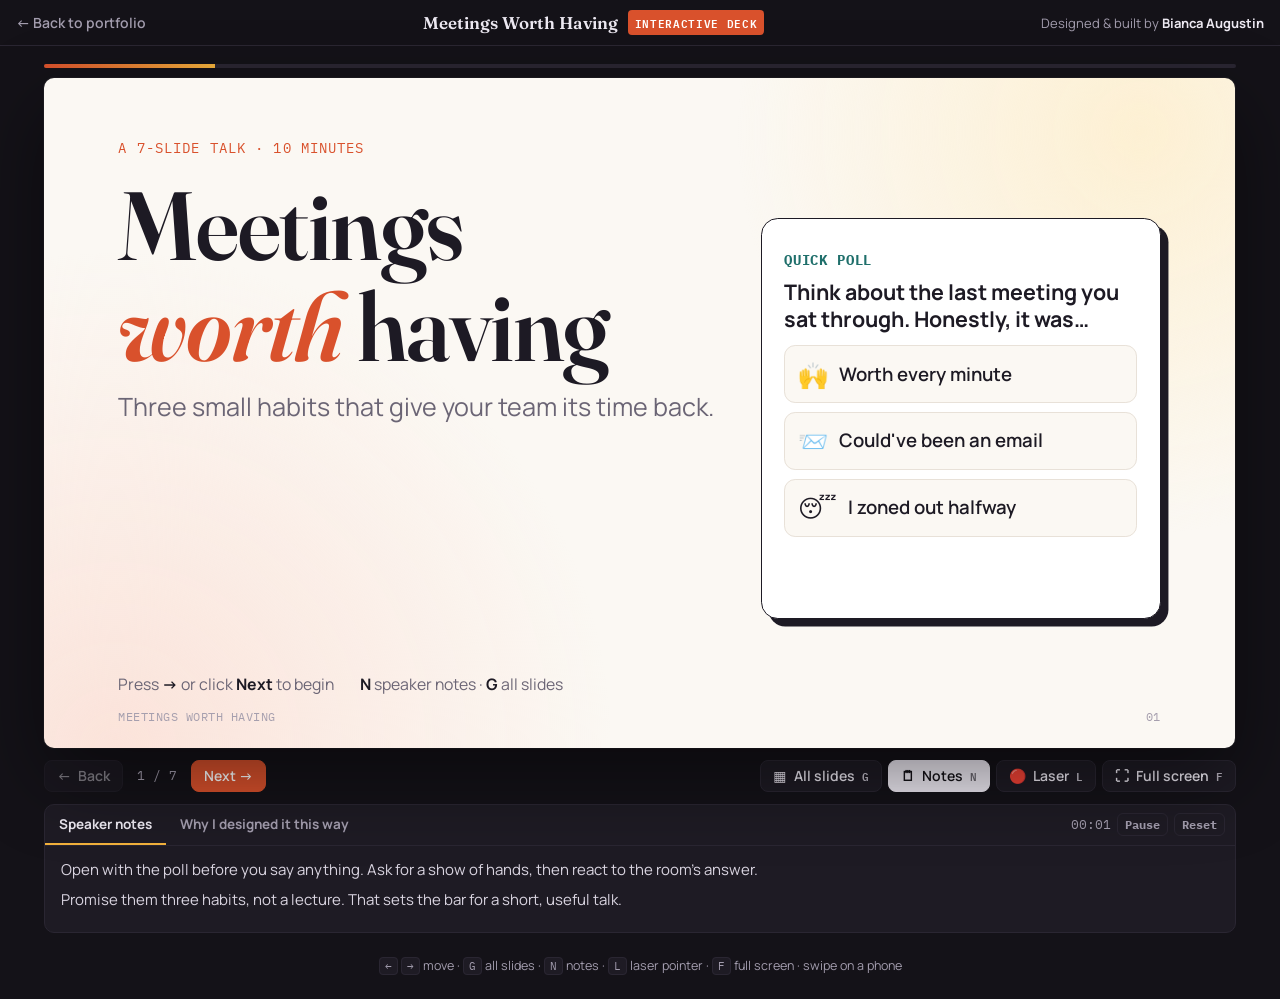
<file: slides/meetings/index.html>
<!doctype html>
<html lang="en">
<head>
<meta charset="utf-8">
<meta name="viewport" content="width=device-width,initial-scale=1,viewport-fit=cover">
<title>Meetings Worth Having · Interactive Slide Deck · Bianca Augustin</title>
<meta name="description" content="A 7-slide interactive presentation by Bianca Augustin: click builds, a live cost calculator, a sorting game, data storytelling, speaker notes, and designer notes.">
<meta property="og:image" content="https://bianca-augustin.github.io/assets/deck-cost.jpg">
<link rel="preconnect" href="https://fonts.googleapis.com">
<link rel="stylesheet" href="https://fonts.googleapis.com/css2?family=Fraunces:opsz,wght@9..144,500;9..144,600;9..144,700&family=Manrope:wght@400;500;600;700;800&family=IBM+Plex+Mono:wght@500&display=swap">
<style>
:root{
  --paper:#FBF8F3; --ink:#1D1A24; --muted:#6B6575; --line:#E8E1D8;
  --coral:#D9512C; --coral-soft:#FBE3DA; --teal:#1F6F6B; --teal-soft:#DCEDEA; --sun:#F3B23C; --sun-soft:#FDF0D3;
  --room:#141218; --room-2:#1E1B24; --room-3:#2A2632; --room-ink:#EDE9F2; --room-mute:#A39DAE;
  --f-d:"Fraunces",Georgia,serif; --f-b:"Manrope",system-ui,-apple-system,"Segoe UI",sans-serif; --f-m:"IBM Plex Mono",ui-monospace,Menlo,monospace;
}
*{box-sizing:border-box}
[hidden]{display:none!important}
html,body{margin:0;background:var(--room);color:var(--room-ink);font-family:var(--f-b);-webkit-font-smoothing:antialiased}
body{min-height:100svh;display:flex;flex-direction:column}
button{font:inherit;color:inherit;cursor:pointer}
a{color:inherit}
:focus-visible{outline:3px solid var(--sun);outline-offset:3px;border-radius:6px}

/* ---------- presenter chrome ---------- */
.top{display:flex;align-items:center;justify-content:space-between;gap:12px;padding:10px max(16px,env(safe-area-inset-left));border-bottom:1px solid var(--room-3);flex-wrap:wrap}
.top .back{font-size:14px;color:var(--room-mute);text-decoration:none;font-weight:600}
.top .back:hover{color:var(--room-ink)}
.top .ttl{font-family:var(--f-d);font-weight:600;font-size:17px;display:flex;gap:10px;align-items:center}
.top .ttl i{font-style:normal;font-family:var(--f-m);font-size:11px;letter-spacing:.06em;background:var(--coral);color:#fff;border-radius:4px;padding:3px 7px}
.top .by{font-size:13px;color:var(--room-mute)}
.top .by b{color:var(--room-ink)}
main{flex:1;display:flex;flex-direction:column;align-items:center;padding:18px 16px 12px;gap:12px}
.stage-wrap{width:100%;max-width:min(1280px,calc((100svh - 230px) * 16 / 9));min-width:min(100%,640px)}
.progress{height:4px;border-radius:2px;background:var(--room-3);overflow:hidden;margin-bottom:10px}
.progress b{display:block;height:100%;background:linear-gradient(90deg,var(--coral),var(--sun));width:0;transition:width .35s ease}
.stage{container:deck/inline-size;position:relative;border-radius:10px;box-shadow:0 30px 80px rgba(0,0,0,.45),0 0 0 1px rgba(255,255,255,.04)}
.stage.laser,.stage.laser *{cursor:none!important}
.dot-laser{position:absolute;width:16px;height:16px;margin:-8px 0 0 -8px;border-radius:50%;background:#FF2D2D;box-shadow:0 0 0 4px rgba(255,45,45,.25),0 0 18px 6px rgba(255,45,45,.55);pointer-events:none;z-index:30;left:-50px;top:-50px}

.bar{width:100%;display:flex;align-items:center;justify-content:space-between;gap:10px;flex-wrap:wrap}
.nav{display:flex;align-items:center;gap:8px}
.cbtn{background:var(--room-2);border:1px solid var(--room-3);border-radius:8px;padding:8px 12px;font-size:14px;font-weight:600;display:inline-flex;align-items:center;gap:7px;line-height:1}
.cbtn:hover{background:var(--room-3)}
.cbtn[aria-pressed="true"]{background:var(--room-ink);color:var(--room);border-color:var(--room-ink)}
.cbtn.primary{background:var(--coral);border-color:var(--coral);color:#fff}
.cbtn.primary:hover{background:#E8653F}
.cbtn kbd{font-family:var(--f-m);font-size:11px;opacity:.6}
.count{font-family:var(--f-m);font-size:13px;color:var(--room-mute);min-width:52px;text-align:center}
.builds{display:flex;gap:4px;margin-left:2px}
.builds i{width:6px;height:6px;border-radius:50%;background:var(--room-3)}
.builds i.on{background:var(--sun)}
.tools{display:flex;gap:6px;flex-wrap:wrap}

/* notes */
.notes{width:100%;background:var(--room-2);border:1px solid var(--room-3);border-radius:10px;overflow:hidden}
.ntabs{display:flex;border-bottom:1px solid var(--room-3);align-items:center}
.ntabs button{background:none;border:0;padding:10px 14px;font-size:13.5px;font-weight:700;color:var(--room-mute);border-bottom:2px solid transparent}
.ntabs button[aria-selected="true"]{color:var(--room-ink);border-bottom-color:var(--sun)}
.timer{margin-left:auto;display:flex;align-items:center;gap:6px;padding-right:10px;font-family:var(--f-m);font-size:13px;color:var(--room-mute)}
.timer button{background:none;border:1px solid var(--room-3);border-radius:6px;padding:3px 7px;font-size:12px;color:var(--room-mute)}
.npane{padding:12px 16px 14px;font-size:15px;line-height:1.6;color:#D9D4E0}
.npane p{margin:0 0 6px}
.chips{display:flex;gap:6px;flex-wrap:wrap;margin-top:8px}
.chips span{font-size:12px;font-weight:700;letter-spacing:.02em;border:1px solid #4A4456;border-radius:999px;padding:3px 10px;color:var(--sun)}
.keys{font-size:12.5px;color:var(--room-mute);text-align:center}
.keys kbd{font-family:var(--f-m);background:var(--room-2);border:1px solid var(--room-3);border-radius:4px;padding:1px 5px;font-size:11px}

/* overview */
.ov{position:fixed;inset:0;background:rgba(14,12,18,.94);z-index:50;overflow:auto;padding:28px max(16px,env(safe-area-inset-left))}
.ov h2{font-family:var(--f-d);font-weight:600;margin:0 auto 18px;max-width:1200px;display:flex;justify-content:space-between;align-items:center;font-size:22px}
.ovg{display:grid;grid-template-columns:repeat(auto-fill,minmax(260px,1fr));gap:18px;max-width:1200px;margin:0 auto}
.th{background:none;border:0;padding:0;text-align:left;display:grid;gap:8px}
.th .mini{aspect-ratio:16/9;position:relative;border-radius:6px;overflow:hidden;outline:2px solid transparent;outline-offset:3px;pointer-events:none}
.mini .tw{width:1280px;container:thumb/inline-size;transform-origin:0 0;position:absolute;left:0;top:0}
.th:hover .mini,.th.cur .mini{outline-color:var(--sun)}
.th span{font-size:13.5px;font-weight:600;color:var(--room-mute)}
.th span b{font-family:var(--f-m);color:var(--room-ink);margin-right:6px}

/* ---------- slides ---------- */
.slide{--u:calc(100cqw / 1280);aspect-ratio:16/9;width:100%;background:var(--paper);color:var(--ink);border-radius:10px;overflow:hidden;position:relative;display:none;
  padding:calc(var(--u)*64) calc(var(--u)*80) calc(var(--u)*56);font-size:calc(var(--u)*24);line-height:1.45}
.slide.on{display:block;animation:inR .45s cubic-bezier(.2,.7,.2,1)}
.stage[data-dir="back"] .slide.on{animation-name:inL}
@keyframes inR{from{opacity:0;transform:translateX(calc(var(--u)*40))}to{opacity:1;transform:none}}
@keyframes inL{from{opacity:0;transform:translateX(calc(var(--u)*-40))}to{opacity:1;transform:none}}
.mini .slide{display:block;animation:none}
.slide h1,.slide h2{font-family:var(--f-d);font-weight:600;letter-spacing:-.015em;margin:0;line-height:1.05;color:var(--ink)}
.slide h2{font-size:calc(var(--u)*54)}
.slide .kick{font-family:var(--f-m);font-size:calc(var(--u)*15);letter-spacing:.08em;text-transform:uppercase;color:var(--coral);display:block;margin-bottom:calc(var(--u)*14)}
.slide .sub{color:var(--muted);font-size:calc(var(--u)*24);margin-top:calc(var(--u)*12);max-width:44ch}
.slide .foot{position:absolute;left:calc(var(--u)*80);right:calc(var(--u)*80);bottom:calc(var(--u)*24);display:flex;justify-content:space-between;font-size:calc(var(--u)*13);color:#A69FAE;font-family:var(--f-m);letter-spacing:.04em}
.cols{display:grid;grid-template-columns:1fr 1fr;gap:calc(var(--u)*48);align-items:start;margin-top:calc(var(--u)*30)}
.sbtn{background:#fff;border:calc(var(--u)*2) solid var(--ink);border-radius:calc(var(--u)*12);padding:calc(var(--u)*12) calc(var(--u)*20);font-size:calc(var(--u)*20);font-weight:700;color:var(--ink);transition:transform .15s,background .15s;box-shadow:0 calc(var(--u)*4) 0 var(--ink)}
.sbtn:hover{transform:translateY(calc(var(--u)*-2))}
.sbtn:active{transform:translateY(calc(var(--u)*2));box-shadow:0 calc(var(--u)*2) 0 var(--ink)}
.sbtn.ink{background:var(--ink);color:#fff}
.build{opacity:0;transform:translateY(calc(var(--u)*18));transition:opacity .45s,transform .45s cubic-bezier(.2,.7,.2,1);visibility:hidden}
.build.in,.mini .build{opacity:1;transform:none;visibility:visible}

/* S1 title */
.s1{background:radial-gradient(circle at 92% 8%,var(--sun-soft) 0,transparent 32%),radial-gradient(circle at 6% 100%,var(--coral-soft) 0,transparent 38%),var(--paper)}
.s1 h1{font-size:calc(var(--u)*104);max-width:9ch;margin-top:calc(var(--u)*18)}
.s1 h1 em{font-style:italic;color:var(--coral)}
.s1 .sub{font-size:calc(var(--u)*27)}
.poll{position:absolute;right:calc(var(--u)*80);top:calc(var(--u)*150);width:calc(var(--u)*430);background:#fff;border:calc(var(--u)*2) solid var(--ink);border-radius:calc(var(--u)*18);padding:calc(var(--u)*24);box-shadow:calc(var(--u)*8) calc(var(--u)*8) 0 var(--ink)}
.poll b{font-size:calc(var(--u)*15);font-family:var(--f-m);letter-spacing:.06em;text-transform:uppercase;color:var(--teal)}
.poll p{font-size:calc(var(--u)*23);font-weight:700;margin:calc(var(--u)*6) 0 calc(var(--u)*14);line-height:1.25}
.popt{display:grid;gap:calc(var(--u)*10)}
.popt button{display:flex;align-items:center;gap:calc(var(--u)*12);text-align:left;border:calc(var(--u)*2) solid var(--line);background:var(--paper);border-radius:calc(var(--u)*12);padding:calc(var(--u)*11) calc(var(--u)*14);font-size:calc(var(--u)*20);font-weight:600;transition:border-color .15s,background .15s}
.popt button:hover{border-color:var(--ink)}
.popt button span{font-size:calc(var(--u)*26)}
.popt button.pick{border-color:var(--coral);background:var(--coral-soft)}
.preply{margin-top:calc(var(--u)*12);font-size:calc(var(--u)*18);color:var(--teal);font-weight:600;min-height:calc(var(--u)*52)}
.s1 .meta{position:absolute;left:calc(var(--u)*80);bottom:calc(var(--u)*56);display:flex;gap:calc(var(--u)*28);font-size:calc(var(--u)*17);color:var(--muted)}
.s1 .meta b{color:var(--ink)}

/* S2 cost */
.slid{display:grid;gap:calc(var(--u)*22)}
.slid label{display:grid;gap:calc(var(--u)*6);font-weight:700;font-size:calc(var(--u)*19)}
.slid label span{display:flex;justify-content:space-between}
.slid label output{font-family:var(--f-m);color:var(--coral);font-size:calc(var(--u)*20)}
.slid input[type=range]{width:100%;accent-color:var(--coral);height:calc(var(--u)*24)}
.people{display:flex;flex-wrap:wrap;gap:calc(var(--u)*6);margin-top:calc(var(--u)*6);min-height:calc(var(--u)*80)}
.people svg{width:calc(var(--u)*30);height:calc(var(--u)*36);animation:pop .3s}
@keyframes pop{from{transform:scale(.3);opacity:0}}
.cost{background:var(--ink);color:#fff;border-radius:calc(var(--u)*20);padding:calc(var(--u)*30) calc(var(--u)*34)}
.cost small{display:block;font-family:var(--f-m);font-size:calc(var(--u)*14);letter-spacing:.08em;text-transform:uppercase;color:var(--sun)}
.cost .big{font-family:var(--f-d);font-weight:700;font-size:calc(var(--u)*104);line-height:1;margin:calc(var(--u)*6) 0 calc(var(--u)*4);letter-spacing:-.02em}
.cost .line{font-size:calc(var(--u)*20);color:#CFC9D8;border-top:1px solid #3A3542;padding-top:calc(var(--u)*14);margin-top:calc(var(--u)*14)}
.cost .line b{color:#fff}
.yr{margin-top:calc(var(--u)*14)}
.yr .track{height:calc(var(--u)*14);background:#3A3542;border-radius:99px;overflow:hidden;margin-top:calc(var(--u)*8)}
.yr .track i{display:block;height:100%;background:linear-gradient(90deg,var(--sun),var(--coral));border-radius:99px;transition:width .4s}

.ask2{font-family:var(--f-d);font-size:calc(var(--u)*30);font-weight:500;margin-top:calc(var(--u)*34);border-left:calc(var(--u)*6) solid var(--sun);padding-left:calc(var(--u)*22);max-width:36ch;line-height:1.25}
.ask2 b{color:var(--coral)}
/* S3 sort */
.sort{display:grid;grid-template-columns:1.25fr 1fr;gap:calc(var(--u)*44);margin-top:calc(var(--u)*30)}
.deck{position:relative;height:calc(var(--u)*330);isolation:isolate}
.card{position:absolute;inset:0;background:#fff;border:calc(var(--u)*2) solid var(--ink);border-radius:calc(var(--u)*20);padding:calc(var(--u)*30);display:flex;flex-direction:column;justify-content:space-between;transition:transform .45s cubic-bezier(.2,.7,.2,1),opacity .45s}
.card.back1{transform:translate(calc(var(--u)*10),calc(var(--u)*10)) rotate(1.5deg);z-index:-1}
.card.back2{transform:translate(calc(var(--u)*20),calc(var(--u)*20)) rotate(3deg);z-index:-2}
.card.gone-l{transform:translate(-70%,0) rotate(-10deg);opacity:0}
.card.gone-r{transform:translate(70%,0) rotate(10deg);opacity:0}
.card .n{font-family:var(--f-m);font-size:calc(var(--u)*14);color:var(--muted);letter-spacing:.06em}
.card .q{font-family:var(--f-d);font-weight:600;font-size:calc(var(--u)*38);line-height:1.15}
.card .acts{display:flex;gap:calc(var(--u)*14)}
.fb{border-radius:calc(var(--u)*16);padding:calc(var(--u)*22) calc(var(--u)*24);background:var(--teal-soft);min-height:calc(var(--u)*200);font-size:calc(var(--u)*20)}
.fb b{display:block;font-size:calc(var(--u)*24);margin-bottom:calc(var(--u)*6)}
.fb.bad{background:var(--coral-soft)}
.fb.idle{background:transparent;border:calc(var(--u)*2) dashed var(--line);color:var(--muted)}
.tally{display:flex;gap:calc(var(--u)*8);margin-top:calc(var(--u)*16)}
.tally i{width:calc(var(--u)*34);height:calc(var(--u)*8);border-radius:99px;background:var(--line)}
.tally i.ok{background:var(--teal)}.tally i.no{background:var(--coral)}
.rule{font-family:var(--f-d);font-size:calc(var(--u)*30);line-height:1.2;font-weight:600}
.rule em{color:var(--teal);font-style:normal}.rule u{color:var(--coral);text-decoration:none}

/* S4 agenda */
.three{display:grid;grid-template-columns:repeat(3,1fr);gap:calc(var(--u)*22);margin-top:calc(var(--u)*34)}
.q3{background:#fff;border:calc(var(--u)*2) solid var(--ink);border-radius:calc(var(--u)*18);padding:calc(var(--u)*24);position:relative}
.q3 .num{position:absolute;top:calc(var(--u)*-20);left:calc(var(--u)*20);width:calc(var(--u)*42);height:calc(var(--u)*42);border-radius:50%;background:var(--coral);color:#fff;display:grid;place-items:center;font-family:var(--f-d);font-weight:700;font-size:calc(var(--u)*22)}
.q3 h3{font-family:var(--f-d);font-size:calc(var(--u)*30);margin:calc(var(--u)*10) 0 calc(var(--u)*4)}
.q3 .ask{color:var(--muted);font-size:calc(var(--u)*19)}
.q3 .ex{margin-top:calc(var(--u)*14);background:var(--sun-soft);border-radius:calc(var(--u)*10);padding:calc(var(--u)*10) calc(var(--u)*14);font-size:calc(var(--u)*18);font-weight:600}
.tl{display:flex;height:calc(var(--u)*30);border-radius:calc(var(--u)*8);overflow:hidden;margin-top:calc(var(--u)*12);font-size:calc(var(--u)*13);font-weight:700;color:#fff}
.tl i{display:grid;place-items:center;font-style:normal;white-space:nowrap;overflow:hidden}
.invite{margin-top:calc(var(--u)*26);display:flex;align-items:center;gap:calc(var(--u)*18);background:var(--ink);color:#fff;border-radius:calc(var(--u)*16);padding:calc(var(--u)*16) calc(var(--u)*24);font-size:calc(var(--u)*19)}
.invite .cal{background:#fff;color:var(--ink);border-radius:calc(var(--u)*10);text-align:center;font-weight:800;padding:calc(var(--u)*4) calc(var(--u)*12);line-height:1.1;font-size:calc(var(--u)*13)}
.invite .cal b{display:block;font-size:calc(var(--u)*26);font-family:var(--f-d)}
.invite em{color:var(--sun);font-style:normal;font-weight:700}

/* S5 roles */
.roles{display:grid;grid-template-columns:1.05fr 1fr;gap:calc(var(--u)*40);margin-top:calc(var(--u)*18);align-items:center}
.room svg{width:100%;height:auto;display:block}
.seat{cursor:pointer}
.seat circle.ring{transition:stroke-width .2s}
.seat:hover circle.ring,.seat:focus-visible circle.ring{stroke-width:5}
.seat:focus{outline:none}
.seat .pulse{transform-origin:center;transform-box:fill-box;animation:pulse 2s infinite}
.seat.seen .pulse{display:none}
@keyframes pulse{0%{transform:scale(1);opacity:.6}100%{transform:scale(1.6);opacity:0}}
.rcard{background:#fff;border:calc(var(--u)*2) solid var(--ink);border-radius:calc(var(--u)*20);padding:calc(var(--u)*28);min-height:calc(var(--u)*290)}
.rcard .ic{width:calc(var(--u)*56);height:calc(var(--u)*56);border-radius:calc(var(--u)*14);display:grid;place-items:center;font-size:calc(var(--u)*30);margin-bottom:calc(var(--u)*12)}
.rcard h3{font-family:var(--f-d);font-size:calc(var(--u)*34);margin:0 0 calc(var(--u)*6)}
.rcard p{margin:0;font-size:calc(var(--u)*20)}
.rcard .say{margin-top:calc(var(--u)*14);font-style:italic;color:var(--muted);border-left:calc(var(--u)*4) solid var(--sun);padding-left:calc(var(--u)*14)}
.found{margin-top:calc(var(--u)*14);font-size:calc(var(--u)*17);color:var(--muted);font-weight:600}

/* S6 chart */
.chart{margin-top:calc(var(--u)*34);display:grid;gap:calc(var(--u)*26)}
.row{display:grid;grid-template-columns:calc(var(--u)*190) 1fr;align-items:center;gap:calc(var(--u)*18)}
.row .lab{font-weight:800;font-size:calc(var(--u)*20)}
.row .lab small{display:block;font-weight:600;color:var(--muted);font-size:calc(var(--u)*15)}
.sbar{display:flex;height:calc(var(--u)*74);border-radius:calc(var(--u)*12);overflow:hidden;gap:calc(var(--u)*3)}
.seg{position:relative;display:flex;flex-direction:column;justify-content:center;padding:0 calc(var(--u)*12);color:#fff;font-weight:700;font-size:calc(var(--u)*15);line-height:1.15;white-space:nowrap;overflow:hidden;transition:flex-grow .8s cubic-bezier(.2,.7,.2,1),filter .2s;flex-basis:0;cursor:default}
.seg b{font-family:var(--f-m);font-size:calc(var(--u)*17)}
.seg:hover{filter:brightness(1.08)}
.seg.light{color:var(--ink)}
.seg.give{background:repeating-linear-gradient(135deg,var(--teal-soft) 0 calc(var(--u)*10),#fff calc(var(--u)*10) calc(var(--u)*20));color:var(--teal);border:calc(var(--u)*2) dashed var(--teal)}
.tip{position:absolute;z-index:5;background:var(--ink);color:#fff;font-size:calc(var(--u)*16);padding:calc(var(--u)*8) calc(var(--u)*12);border-radius:calc(var(--u)*8);pointer-events:none;white-space:nowrap;transform:translate(-50%,-115%)}
.callouts{display:grid;grid-template-columns:repeat(3,1fr);gap:calc(var(--u)*18);margin-top:calc(var(--u)*10)}
.co{border-top:calc(var(--u)*4) solid var(--teal);padding-top:calc(var(--u)*12)}
.co b{font-family:var(--f-d);font-size:calc(var(--u)*48);line-height:1;display:block;color:var(--teal)}
.co span{font-size:calc(var(--u)*18);color:var(--muted)}
.co.c{border-color:var(--coral)}.co.c b{color:var(--coral)}
.illus{font-family:var(--f-m);font-size:calc(var(--u)*13);color:#A69FAE;margin-top:calc(var(--u)*6)}

/* S7 checklist */
.s7 .cols{grid-template-columns:1.15fr 1fr;align-items:center}
.check{display:grid;gap:calc(var(--u)*12)}
.ck{display:flex;align-items:center;gap:calc(var(--u)*16);background:#fff;border:calc(var(--u)*2) solid var(--line);border-radius:calc(var(--u)*14);padding:calc(var(--u)*15) calc(var(--u)*18);text-align:left;font-size:calc(var(--u)*21);font-weight:600;transition:border-color .2s,background .2s}
.ck:hover{border-color:var(--ink)}
.ck .bx{flex:none;width:calc(var(--u)*34);height:calc(var(--u)*34);border-radius:calc(var(--u)*9);border:calc(var(--u)*2.5) solid var(--ink);display:grid;place-items:center;color:#fff;font-size:calc(var(--u)*20);transition:background .2s}
.ck small{display:block;font-weight:500;color:var(--muted);font-size:calc(var(--u)*16)}
.ck[aria-checked="true"]{border-color:var(--teal);background:var(--teal-soft)}
.ck[aria-checked="true"] .bx{background:var(--teal);border-color:var(--teal)}
.ready{position:relative;text-align:center;display:grid;gap:calc(var(--u)*16);justify-items:center}
.stamp{width:calc(var(--u)*270);height:calc(var(--u)*270);border-radius:50%;border:calc(var(--u)*6) dashed var(--line);display:grid;place-items:center;font-family:var(--f-d);font-weight:700;font-size:calc(var(--u)*30);color:#BDB5C6;line-height:1.1;transition:all .4s}
.stamp.go{border:calc(var(--u)*6) solid var(--teal);background:var(--teal);color:#fff;transform:rotate(-8deg);animation:stamp .5s cubic-bezier(.2,1.6,.4,1)}
@keyframes stamp{from{transform:scale(1.6) rotate(-8deg);opacity:0}}
.endlinks{display:flex;gap:calc(var(--u)*12);flex-wrap:wrap;justify-content:center}
.endlinks a{font-size:calc(var(--u)*18);font-weight:700;text-decoration:none}

/* small screens: slide reflows instead of shrinking */
@container deck (max-width:720px){
  .slide{--u:.62px;aspect-ratio:auto;min-height:calc(var(--u)*900);padding:28px 20px 48px;font-size:16px}
  .slide .foot{left:20px;right:20px;bottom:14px;font-size:10px}
  .s1 .meta{display:none!important}
  .illus{font-size:11px}
  .slide .kick{font-size:11px}
  .cols,.sort,.roles,.three,.s7 .cols,.callouts{grid-template-columns:1fr}
  .poll{position:static;width:auto;margin-top:22px}
  .s1 h1{font-size:44px}.s1 .meta{position:static;margin-top:18px;flex-wrap:wrap;gap:10px 18px}
  .slide h2{font-size:32px}
  .deck{height:230px}
  .three{gap:30px}
  .row{grid-template-columns:1fr}
  .sbar{height:58px}
  .seg{font-size:11px;padding:0 6px}.seg b{font-size:12px}
}
@media (max-width:640px){.keys{display:none}.top .by{display:none}.cbtn .lbl{display:none}.timer{display:none}}
@media (prefers-reduced-motion:reduce){*,*::before,*::after{animation:none!important;transition:none!important}}
</style>
</head>
<body>
<header class="top">
  <a class="back" href="../../">← Back to portfolio</a>
  <span class="ttl">Meetings Worth Having <i>INTERACTIVE DECK</i></span>
  <span class="by">Designed &amp; built by <b>Bianca Augustin</b></span>
</header>

<main>
  <div class="stage-wrap">
    <div class="progress" aria-hidden="true"><b id="prog"></b></div>
    <div class="stage" id="stage" aria-roledescription="slide deck" aria-label="Meetings Worth Having">

      <!-- 1 · Title + poll -->
      <section class="slide s1" data-title="Meetings worth having" aria-roledescription="slide">
        <span class="kick">A 7-slide talk · 10 minutes</span>
        <h1>Meetings <em>worth</em> having</h1>
        <p class="sub">Three small habits that give your team its time back.</p>
        <div class="poll">
          <b>Quick poll</b>
          <p>Think about the last meeting you sat through. Honestly, it was…</p>
          <div class="popt" role="group" aria-label="Poll answers">
            <button data-poll="0"><span>🙌</span>Worth every minute</button>
            <button data-poll="1"><span>📨</span>Could've been an email</button>
            <button data-poll="2"><span>😴</span>I zoned out halfway</button>
          </div>
          <div class="preply" aria-live="polite"></div>
        </div>
        <div class="meta"><span>Press <b>→</b> or click <b>Next</b> to begin</span><span><b>N</b> speaker notes · <b>G</b> all slides</span></div>
        <div class="foot"><span>MEETINGS WORTH HAVING</span><span>01</span></div>
      </section>

      <!-- 2 · Cost calculator -->
      <section class="slide s2" data-title="Every meeting has a price tag" aria-roledescription="slide">
        <span class="kick">Why it matters</span>
        <h2>Every meeting has a price tag.</h2>
        <div class="cols">
          <div class="slid">
            <label><span>People in the room <output id="oP">8</output></span><input type="range" id="inP" min="2" max="20" value="8"></label>
            <label><span>Length <output id="oM">60 min</output></span><input type="range" id="inM" min="15" max="120" step="15" value="60"></label>
            <label><span>Average hourly cost per person <output id="oR">$45</output></span><input type="range" id="inR" min="15" max="150" step="5" value="45"></label>
            <div class="people" id="people" aria-hidden="true"></div>
          </div>
          <div class="cost" aria-live="polite">
            <small>This one meeting costs</small>
            <div class="big" id="cBig">$360</div>
            <div class="line">That's <b id="cHrs">8 hours</b> of work time, gone in <b id="cLen">1 hour</b>.</div>
            <div class="yr"><div class="line" style="border:0;padding:0;margin:0">If it repeats every week: <b id="cYr">$18,720 a year</b></div><div class="track"><i id="cBar"></i></div></div>
          </div>
        </div>
        <p class="ask2">The question isn't “can we afford a meeting?” It's “is this one worth <b id="cAsk">$360</b>?”</p>
        <div class="foot"><span>MEETINGS WORTH HAVING</span><span>02</span></div>
      </section>

      <!-- 3 · Meeting or message -->
      <section class="slide s3" data-title="Meeting or message?" aria-roledescription="slide">
        <span class="kick">Habit 1 · Question the meeting</span>
        <h2>Meeting or message?</h2>
        <div class="sort">
          <div><div class="deck" id="deck"></div><div class="tally" id="tally" aria-hidden="true"></div></div>
          <div class="fb idle" id="fb" aria-live="polite">Pick one for each card. You'll get feedback right away.</div>
        </div>
        <div class="foot"><span>MEETINGS WORTH HAVING</span><span>03</span></div>
      </section>

      <!-- 4 · Agenda (click builds) -->
      <section class="slide s4" data-title="Every invite answers three questions" data-builds="4" aria-roledescription="slide">
        <span class="kick">Habit 2 · Put it in the invite</span>
        <h2>Every invite answers three questions.</h2>
        <div class="three">
          <div class="q3 build" data-b="1"><span class="num">1</span><h3>Purpose</h3><div class="ask">Why are we meeting?</div><div class="ex">“Choose our new payroll vendor.”</div></div>
          <div class="q3 build" data-b="2"><span class="num">2</span><h3>Outcome</h3><div class="ask">What exists when we leave?</div><div class="ex">“A final pick and one owner for next steps.”</div></div>
          <div class="q3 build" data-b="3"><span class="num">3</span><h3>Time boxes</h3><div class="ask">Who covers what, for how long?</div>
            <div class="tl" aria-label="30 minute agenda: context 5, options 15, decide 7, next steps 3"><i style="flex:5;background:#8E8697">5</i><i style="flex:15;background:var(--teal)">Options · 15</i><i style="flex:7;background:var(--coral)">Decide · 7</i><i style="flex:3;background:var(--ink)">3</i></div></div>
        </div>
        <div class="invite build" data-b="4"><div class="cal">THU<b>14</b></div><div><b>Payroll vendor decision</b> · 30 min<br><span style="opacity:.8">Purpose, outcome, and agenda included. </span><em>People can prepare, or decline with a reason.</em></div></div>
        <div class="foot"><span>MEETINGS WORTH HAVING</span><span>04</span></div>
      </section>

      <!-- 5 · Roles -->
      <section class="slide s5" data-title="Give every seat a job" aria-roledescription="slide">
        <span class="kick">Habit 3 · Share the work</span>
        <h2>Give the key seats a job.</h2>
        <div class="roles">
          <div class="room">
            <svg viewBox="0 0 440 320" role="group" aria-label="Meeting table with four role seats">
              <ellipse cx="220" cy="160" rx="132" ry="78" fill="#EFE7DB" stroke="#1D1A24" stroke-width="3"/>
              <ellipse cx="220" cy="160" rx="104" ry="54" fill="none" stroke="#DCD1C1" stroke-width="2" stroke-dasharray="6 6"/>
              <text x="220" y="166" text-anchor="middle" font-family="Manrope" font-weight="700" font-size="15" fill="#9A9187">Click a glowing seat</text>
              <g fill="#D8D2CB"><circle cx="128" cy="62" r="20"/><circle cx="312" cy="258" r="20"/></g>
              <g class="seat" data-role="0" tabindex="0" role="button" aria-label="Facilitator seat"><circle class="pulse" cx="220" cy="46" r="28" fill="#D9512C"/><circle class="ring" cx="220" cy="46" r="28" fill="#D9512C" stroke="#1D1A24" stroke-width="3"/><text x="220" y="54" text-anchor="middle" font-size="24">🧭</text></g>
              <g class="seat" data-role="1" tabindex="0" role="button" aria-label="Timekeeper seat"><circle class="pulse" cx="392" cy="160" r="28" fill="#F3B23C"/><circle class="ring" cx="392" cy="160" r="28" fill="#F3B23C" stroke="#1D1A24" stroke-width="3"/><text x="392" y="168" text-anchor="middle" font-size="24">⏱️</text></g>
              <g class="seat" data-role="2" tabindex="0" role="button" aria-label="Note-taker seat"><circle class="pulse" cx="220" cy="274" r="28" fill="#1F6F6B"/><circle class="ring" cx="220" cy="274" r="28" fill="#1F6F6B" stroke="#1D1A24" stroke-width="3"/><text x="220" y="282" text-anchor="middle" font-size="24">📝</text></g>
              <g class="seat" data-role="3" tabindex="0" role="button" aria-label="Decision owner seat"><circle class="pulse" cx="48" cy="160" r="28" fill="#6B5CA5"/><circle class="ring" cx="48" cy="160" r="28" fill="#6B5CA5" stroke="#1D1A24" stroke-width="3"/><text x="48" y="168" text-anchor="middle" font-size="24">✅</text></g>
            </svg>
          </div>
          <div>
            <div class="rcard" id="rcard" aria-live="polite"><div class="ic" style="background:var(--sun-soft)">👆</div><h3>Four seats, four jobs</h3><p>When everyone owns the meeting, no one does. Click each glowing seat to see what that person is responsible for.</p></div>
            <div class="found" id="found">0 of 4 roles found</div>
          </div>
        </div>
        <div class="foot"><span>MEETINGS WORTH HAVING</span><span>05</span></div>
      </section>

      <!-- 6 · Data story (builds) -->
      <section class="slide s6" data-title="Where the hour goes" data-builds="2" aria-roledescription="slide">
        <span class="kick">The payoff</span>
        <h2>Same hour. Very different meeting.</h2>
        <div class="chart" id="chart">
          <div class="row"><div class="lab">Without the habits<small>a typical 60-minute meeting</small></div><div class="sbar" id="barA"></div></div>
          <div class="row build" data-b="1"><div class="lab" style="color:var(--teal)">With all three<small>same team, same topic</small></div><div class="sbar" id="barB"></div></div>
          <div class="callouts build" data-b="2">
            <div class="co"><b>15 min</b><span>handed back to everyone</span></div>
            <div class="co c"><b>2×</b><span>more time spent actually deciding</span></div>
            <div class="co" style="border-color:var(--ink)"><b style="color:var(--ink)">0 min</b><span>lost to off-topic detours</span></div>
          </div>
        </div>
        <div class="illus">Illustrative example · hover or tap a segment for details</div>
        <div class="foot"><span>MEETINGS WORTH HAVING</span><span>06</span></div>
      </section>

      <!-- 7 · Job aid -->
      <section class="slide s7" data-title="Before you hit Send" aria-roledescription="slide">
        <span class="kick">Take it with you</span>
        <h2>Before you hit “Send invite”…</h2>
        <div class="cols">
          <div class="check" role="group" aria-label="Pre-meeting checklist">
            <button class="ck" role="checkbox" aria-checked="false"><span class="bx">✓</span><span>It needs a conversation<small>Not just an update a message could carry</small></span></button>
            <button class="ck" role="checkbox" aria-checked="false"><span class="bx">✓</span><span>Purpose and outcome are in the invite<small>People know why they're coming</small></span></button>
            <button class="ck" role="checkbox" aria-checked="false"><span class="bx">✓</span><span>The agenda has time boxes<small>And it fits inside the time booked</small></span></button>
            <button class="ck" role="checkbox" aria-checked="false"><span class="bx">✓</span><span>Facilitator, timekeeper, notes, decider<small>One person can wear two hats</small></span></button>
          </div>
          <div class="ready">
            <div class="stamp" id="stamp" aria-live="polite">Check all<br>four</div>
            <div class="endlinks"><button class="sbtn" id="again">↺ Start over</button><a class="sbtn ink" href="mailto:bianca.augustin0318@gmail.com?subject=Presentation%20design">Hire me for your deck</a></div>
          </div>
        </div>
        <div class="foot"><span>MEETINGS WORTH HAVING · DESIGNED BY BIANCA AUGUSTIN</span><span>07</span></div>
      </section>

      <div class="dot-laser" id="laser" hidden></div>
    </div>
  </div>

  <div class="bar stage-wrap">
    <div class="nav">
      <button class="cbtn" id="prev" aria-label="Previous slide">←<span class="lbl">Back</span></button>
      <span class="count" id="count" aria-live="polite">1 / 7</span>
      <button class="cbtn primary" id="next" aria-label="Next">Next →</button>
      <span class="builds" id="builds" aria-hidden="true"></span>
    </div>
    <div class="tools">
      <button class="cbtn" id="tOv" aria-label="All slides">▦<span class="lbl">All slides</span> <kbd>G</kbd></button>
      <button class="cbtn" id="tNotes" aria-pressed="true">🗒<span class="lbl">Notes</span> <kbd>N</kbd></button>
      <button class="cbtn" id="tLaser" aria-pressed="false">🔴<span class="lbl">Laser</span> <kbd>L</kbd></button>
      <button class="cbtn" id="tFull" aria-label="Fullscreen">⛶<span class="lbl">Full screen</span> <kbd>F</kbd></button>
    </div>
  </div>

  <div class="notes stage-wrap" id="notes">
    <div class="ntabs" role="tablist">
      <button role="tab" aria-selected="true" data-nt="say">Speaker notes</button>
      <button role="tab" aria-selected="false" data-nt="why">Why I designed it this way</button>
      <span class="timer"><span id="clock">00:00</span><button id="tPause">Pause</button><button id="tReset">Reset</button></span>
    </div>
    <div class="npane" id="npane" role="tabpanel"></div>
  </div>
  <p class="keys"><kbd>←</kbd> <kbd>→</kbd> move · <kbd>G</kbd> all slides · <kbd>N</kbd> notes · <kbd>L</kbd> laser pointer · <kbd>F</kbd> full screen · swipe on a phone</p>
</main>

<div class="ov" id="ov" hidden role="dialog" aria-label="All slides"><h2>All slides <button class="cbtn" id="ovClose">Close <kbd>Esc</kbd></button></h2><div class="ovg" id="ovg"></div></div>

<script>
/* Meetings Worth Having · interactive deck, designed and coded by Bianca Augustin */
const $=s=>document.querySelector(s),$$=s=>[...document.querySelectorAll(s)];
const slides=$$(".slide"),N=slides.length;
let cur=0,built=slides.map(()=>0),noteTab="say";

const NOTES=[
 {say:["Open with the poll before you say anything. Ask for a show of hands, then react to the room's answer.","Promise them three habits, not a lecture. That sets the bar for a short, useful talk."],
  why:["A quick poll pulls in people's own experience first, so the content lands on something real (gain attention, activate prior knowledge).","The title is a promise of value, not a topic label. Slide footers and numbers stay quiet so the content leads."],skills:["Presentation design","Audience engagement","Visual hierarchy"]},
 {say:["Ask someone for their team's typical meeting: how many people, how long. Move the sliders live with their numbers.","Pause on the yearly number. Let the room react before you go on."],
  why:["Abstract costs don't change behavior. Personal ones do. The live calculator turns “meetings are expensive” into the audience's own number.","The dark panel holds the one number that matters, so the eye lands there first."],skills:["Interactive data","Persuasion through numbers","Microinteractions"]},
 {say:["Have the room call out each answer before you click. Disagreements are the best part, so let them argue for a moment.","Land the rule of thumb at the end: meet to decide, debate, or connect. Message to inform."],
  why:["Retrieval practice with immediate feedback beats telling. The cards are realistic situations, not definitions.","The rule only appears after they've tried, so it confirms what they worked out instead of lecturing first."],skills:["Practice activities","Feedback design","Card-swipe interaction"]},
 {say:["Click once per question. Ask “what would you write here for your next meeting?” before revealing each example.","The last click shows the finished invite. Point out that people can now prepare, or decline with a reason."],
  why:["Click builds show one idea at a time (progressive disclosure), which keeps cognitive load low and lets the presenter set the pace.","Each card follows the same pattern: question, then example. The repeated structure makes the three-part model easy to remember."],skills:["Animation builds","Progressive disclosure","Information design"]},
 {say:["Invite someone to come up and click the seats, or ask who usually plays each role without being asked.","Mention that in a three-person meeting, one person can hold two roles."],
  why:["A spatial picture (who sits where) is easier to remember than a bulleted list of four roles.","Pulsing seats signal what's clickable, and the counter makes finding all four a small, satisfying goal."],skills:["Visual metaphor","SVG illustration","Hotspot interaction"]},
 {say:["Show the first bar and ask where their meetings lose time. Click to reveal the second bar.","Final click: read the three callouts slowly. Fifteen minutes back, every meeting."],
  why:["One chart, one message. Segments are labeled directly, so nobody hunts through a legend. Color carries meaning: gray for waste, teal for discussion, coral for decisions.","The second bar animates in from the first, so the comparison is the story. The data is clearly labeled as illustrative."],skills:["Data storytelling","Chart design","Animation builds"]},
 {say:["Ask everyone to think of one meeting on their calendar this week and run it through the checklist.","Close with the one-line takeaway: question it, write it down, share the work."],
  why:["The talk ends on a job aid, not a summary slide. Performance support is what changes behavior after the presentation is over.","The stamp gives a small reward for finishing, and Start over resets everything for the next audience."],skills:["Job aid design","Performance support","Closing with action"]}
];

/* ---------- navigation ---------- */
function buildCount(i){return +(slides[i].dataset.builds||0)}
function applyBuilds(i){slides[i].querySelectorAll(".build").forEach(b=>b.classList.toggle("in",+b.dataset.b<=built[i]));if(i===5)drawBars()}
function show(i,dir){i=Math.max(0,Math.min(N-1,i));
 const st=$("#stage");st.dataset.dir=dir||"fwd";
 slides.forEach((s,k)=>{s.classList.toggle("on",k===i);s.setAttribute("aria-hidden",k!==i);s.inert=k!==i});
 cur=i;applyBuilds(i);ui();
 try{history.replaceState(null,"","#"+(i+1))}catch(e){}}
function next(){if(built[cur]<buildCount(cur)){built[cur]++;applyBuilds(cur);ui();return}if(cur<N-1)show(cur+1,"fwd")}
function prev(){if(cur>0){built[cur-1]=buildCount(cur-1);show(cur-1,"back")}}
function ui(){$("#count").textContent=`${cur+1} / ${N}`;$("#prog").style.width=((cur+ (buildCount(cur)?built[cur]/buildCount(cur):1))/N*100)+"%";
 $("#prev").disabled=cur===0;$("#prev").style.opacity=cur===0?.4:1;
 const bc=buildCount(cur),left=bc-built[cur];
 $("#next").innerHTML=left>0?"Next build →":(cur===N-1?"The end ✓":"Next →");$("#next").disabled=cur===N-1&&!left;
 $("#builds").innerHTML=bc?Array.from({length:bc},(_,k)=>`<i class="${k<built[cur]?"on":""}"></i>`).join(""):"";
 renderNotes()}
function renderNotes(){const n=NOTES[cur];
 $("#npane").innerHTML=(noteTab==="say"?n.say:n.why).map(t=>`<p>${t}</p>`).join("")+(noteTab==="why"?`<div class="chips">${n.skills.map(s=>`<span>${s}</span>`).join("")}</div>`:"")}
$$(".ntabs [data-nt]").forEach(b=>b.onclick=()=>{noteTab=b.dataset.nt;$$(".ntabs [data-nt]").forEach(x=>x.setAttribute("aria-selected",x===b));renderNotes()});
$("#next").onclick=next;$("#prev").onclick=prev;

/* keyboard */
document.addEventListener("keydown",e=>{const t=e.target,tag=t.tagName;
 if(e.metaKey||e.ctrlKey||e.altKey)return;
 if(!$("#ov").hidden){if(e.key==="Escape"||e.key==="g"||e.key==="G"){closeOv();e.preventDefault()}return}
 if(tag==="INPUT"||tag==="TEXTAREA"||tag==="SELECT")return;
 const k=e.key;
 if((k===" "||k==="Enter")&&(tag==="BUTTON"||tag==="A"||t.getAttribute("role")==="button"))return;
 if(["ArrowRight","PageDown"," "].includes(k)){e.preventDefault();next()}
 else if(["ArrowLeft","PageUp"].includes(k)){e.preventDefault();prev()}
 else if(k==="Home"){show(0,"back")}else if(k==="End"){show(N-1)}
 else if(k==="n"||k==="N")toggleNotes();else if(k==="g"||k==="G")openOv();
 else if(k==="f"||k==="F")full();else if(k==="l"||k==="L")laser()});
/* swipe */
let sx=null,sy=0;$("#stage").addEventListener("touchstart",e=>{sx=e.touches[0].clientX;sy=e.touches[0].clientY},{passive:true});
$("#stage").addEventListener("touchend",e=>{if(sx==null)return;const dx=e.changedTouches[0].clientX-sx,dy=e.changedTouches[0].clientY-sy;
 if(Math.abs(dx)>60&&Math.abs(dx)>Math.abs(dy)*1.5&&!e.target.closest("input,.card")){dx<0?next():prev()}sx=null});

/* tools */
function toggleNotes(){const h=!$("#notes").hidden;$("#notes").hidden=h;$("#tNotes").setAttribute("aria-pressed",!h)}
$("#tNotes").onclick=toggleNotes;
function full(){const el=document.documentElement;try{document.fullscreenElement?document.exitFullscreen():(el.requestFullscreen||el.webkitRequestFullscreen).call(el)}catch(e){}}
$("#tFull").onclick=full;
let laserOn=false;function laser(){laserOn=!laserOn;$("#stage").classList.toggle("laser",laserOn);$("#laser").hidden=!laserOn;$("#tLaser").setAttribute("aria-pressed",laserOn)}
$("#tLaser").onclick=laser;
$("#stage").addEventListener("pointermove",e=>{if(!laserOn)return;const r=$("#stage").getBoundingClientRect();$("#laser").style.left=(e.clientX-r.left)+"px";$("#laser").style.top=(e.clientY-r.top)+"px"});
/* overview with live thumbnails */
function openOv(){const g=$("#ovg");g.innerHTML="";
 slides.forEach((s,i)=>{const b=document.createElement("button");b.className="th"+(i===cur?" cur":"");
  const m=document.createElement("div");m.className="mini";const tw=document.createElement("div");tw.className="tw";m.appendChild(tw);const c=s.cloneNode(true);c.removeAttribute("aria-roledescription");c.querySelectorAll("[id]").forEach(x=>x.removeAttribute("id"));c.classList.add("on");c.inert=true;c.removeAttribute("aria-hidden");tw.appendChild(c);
  b.appendChild(m);b.insertAdjacentHTML("beforeend",`<span><b>${String(i+1).padStart(2,"0")}</b>${s.dataset.title}</span>`);
  b.onclick=()=>{closeOv();built[i]=i===cur?built[i]:0;show(i,i<cur?"back":"fwd")};g.appendChild(b)});
 $("#ov").hidden=false;fitThumbs();(g.querySelector(".cur")||g.firstChild).focus()}
function fitThumbs(){$$(".mini").forEach(m=>m.firstChild.style.transform=`scale(${m.offsetWidth/1280})`)}
addEventListener("resize",()=>{if(!$("#ov").hidden)fitThumbs()});
function closeOv(){$("#ov").hidden=true;$("#tOv").focus()}
$("#tOv").onclick=openOv;$("#ovClose").onclick=closeOv;
/* presenter timer */
let t0=Date.now(),acc=0,run=true;
setInterval(()=>{const s=Math.floor((acc+(run?Date.now()-t0:0))/1000);$("#clock").textContent=String(Math.floor(s/60)).padStart(2,"0")+":"+String(s%60).padStart(2,"0")},500);
$("#tPause").onclick=()=>{if(run){acc+=Date.now()-t0}else{t0=Date.now()}run=!run;$("#tPause").textContent=run?"Pause":"Resume"};
$("#tReset").onclick=()=>{acc=0;t0=Date.now()};

/* ---------- slide 1 · poll ---------- */
const PR=["Love that. Let's figure out what made it work, so you can repeat it on purpose.","You're in good company. By slide 3 you'll have a fast way to spot those.","Totally human. Long, unfocused meetings drain attention. Let's fix the meeting, not the people."];
$$("[data-poll]").forEach(b=>b.onclick=()=>{$$("[data-poll]").forEach(x=>{x.classList.toggle("pick",x===b);x.setAttribute("aria-pressed",x===b)});$(".preply").textContent=PR[+b.dataset.poll]});

/* ---------- slide 2 · cost ---------- */
const money=n=>"$"+Math.round(n).toLocaleString("en-US");
let shown=360,raf=null;
const PERSON=c=>`<svg viewBox="0 0 30 36"><circle cx="15" cy="9" r="7" fill="${c}"/><path d="M2 36c0-9 6-15 13-15s13 6 13 15z" fill="${c}"/></svg>`;
function cost(){const p=+$("#inP").value,m=+$("#inM").value,r=+$("#inR").value,c=p*m/60*r,y=c*52;
 $("#oP").textContent=p;$("#oM").textContent=m+" min";$("#oR").textContent="$"+r;
 const h=p*m/60;$("#cHrs").textContent=(Number.isInteger(h)?h:h.toFixed(1))+" hours";$("#cLen").textContent=m%60?m+" minutes":(m/60)+(m===60?" hour":" hours");
 $("#cYr").textContent=money(y)+" a year";$("#cAsk").textContent=money(c);$("#cBar").style.width=Math.min(100,y/150000*100)+"%";
 const pe=$("#people"),have=pe.children.length;
 if(have<p){for(let i=have;i<p;i++)pe.insertAdjacentHTML("beforeend",PERSON(["#D9512C","#1F6F6B","#F3B23C","#6B5CA5","#1D1A24"][i%5]))}else while(pe.children.length>p)pe.lastChild.remove();
 cancelAnimationFrame(raf);const from=shown,to=c,st=performance.now();
 const step=t=>{const k=Math.min(1,(t-st)/450),e=1-Math.pow(1-k,3);shown=from+(to-from)*e;$("#cBig").textContent=money(shown);if(k<1)raf=requestAnimationFrame(step)};raf=requestAnimationFrame(step)}
["#inP","#inM","#inR"].forEach(s=>$(s).addEventListener("input",cost));

/* ---------- slide 3 · meeting or message ---------- */
const CARDS=[
 ["Share last month's sales numbers with the team","msg","An update people can read in two minutes doesn't need everyone's calendar. Send it, and invite questions."],
 ["Two vendors, one budget, and the team disagrees","meet","Real disagreement plus a decision is exactly what meetings are for. Talking it through is faster than a 40-reply thread."],
 ["Let everyone know the office closes early Friday","msg","Pure information, no discussion needed. A message reaches everyone, including people who'd miss the meeting."],
 ["Kick off a project with people who've never worked together","meet","New relationships and shared goals are built face to face. This one is worth the time."],
 ["Get quick feedback on a one-page draft","msg","Comments on the document work better. People can respond when they're ready. Meet only if the feedback conflicts."]];
let ci=0,score=[];
function drawCards(){const d=$("#deck");d.innerHTML="";
 if(ci>=CARDS.length){const ok=score.filter(Boolean).length;
  d.innerHTML=`<div class="card" style="background:var(--sun-soft)"><span class="n">YOU GOT ${ok} OF ${CARDS.length}</span><div class="rule">Meet to <em>decide</em>, <em>debate</em>, or <em>connect</em>.<br>Message to <u>inform</u>.</div><div class="acts"><button class="sbtn" id="sortAgain">↺ Try again</button></div></div>`;
  $("#sortAgain").onclick=()=>{ci=0;score=[];drawCards();fbIdle()};tally();return}
 for(let k=Math.min(CARDS.length-1,ci+2);k>=ci;k--){const [q]=CARDS[k],el=document.createElement("div");el.className="card"+(k===ci+1?" back1":k===ci+2?" back2":"");
  el.innerHTML=k===ci?`<span class="n">CARD ${ci+1} OF ${CARDS.length}</span><div class="q">${q}</div><div class="acts"><button class="sbtn" data-a="meet">👥 Meeting</button><button class="sbtn" data-a="msg">💬 Message</button></div>`:"";
  d.appendChild(el)}
 d.querySelectorAll("[data-a]").forEach(b=>b.onclick=()=>answer(b.dataset.a));
 tally()}
function tally(){$("#tally").innerHTML=CARDS.map((_,k)=>`<i class="${k<score.length?(score[k]?"ok":"no"):""}"></i>`).join("")}
function fbIdle(){const f=$("#fb");f.className="fb idle";f.textContent="Pick one for each card. You'll get feedback right away."}
function answer(a){const [,right,why]=CARDS[ci],ok=a===right;score.push(ok);
 const f=$("#fb");f.className="fb"+(ok?"":" bad");f.innerHTML=`<b>${ok?"✓ Nice call.":"✗ Not quite."} ${right==="meet"?"Meeting.":"Message."}</b>${why}`;
 const top=$("#deck").lastElementChild;top.classList.add(a==="meet"?"gone-r":"gone-l");top.querySelectorAll("button").forEach(b=>b.disabled=true);
 ci++;setTimeout(drawCards,380)}

/* ---------- slide 5 · roles ---------- */
const ROLES=[["🧭","Facilitator","Keeps the conversation on the agenda and makes sure quieter people get heard.","“Let's park that and come back to it at the end.”","var(--coral-soft)"],
 ["⏱️","Timekeeper","Watches the time boxes and gives a two-minute warning before each one ends.","“Two minutes left on options, then we decide.”","var(--sun-soft)"],
 ["📝","Note-taker","Captures decisions, owners, and due dates. Not a transcript.","“So Priya owns the contract, due Friday. Right?”","var(--teal-soft)"],
 ["✅","Decision owner","Makes the final call when the discussion is done, so the meeting ends with an answer.","“Thanks, everyone. We're going with vendor B.”","#E9E5F4"]];
const seen=new Set();
function role(i){const [ic,h,p,say,bg]=ROLES[i];seen.add(i);
 $("#rcard").innerHTML=`<div class="ic" style="background:${bg}">${ic}</div><h3>${h}</h3><p>${p}</p><p class="say">${say}</p>`;
 $$(".seat").forEach(s=>{if(+s.dataset.role===i)s.classList.add("seen")});
 $("#found").textContent=seen.size<4?`${seen.size} of 4 roles found`:"All 4 found ✓  In small meetings, one person can wear two hats."}
$$(".seat").forEach(s=>{s.addEventListener("click",()=>role(+s.dataset.role));s.addEventListener("keydown",e=>{if(e.key==="Enter"||e.key===" "){e.preventDefault();role(+s.dataset.role)}})});

/* ---------- slide 6 · stacked bars ---------- */
const A=[["Waiting for people",7,"#B9B1A8",1],["Off-topic",14,"#E39A82",1],["Re-explaining context",12,"#E9BF6E",1],["Real discussion",20,"#1F6F6B"],["Deciding",7,"#D9512C"]];
const B=[["Waiting",2,"#B9B1A8",1],["Context (read ahead)",4,"#E9BF6E",1],["Real discussion",25,"#1F6F6B"],["Deciding",14,"#D9512C"],["Time given back",15,"give"]];
function segHTML(d){return d.map(([n,m,c,light])=>`<div class="seg${c==="give"?" give":""}${light?" light":""}" data-tip="${n}: ${m} min" style="${c==="give"?"":"background:"+c};flex-grow:0" tabindex="0" aria-label="${n}, ${m} minutes"><b>${m}</b>${m>=10?n:""}</div>`).join("")}
function initBars(){$("#barA").innerHTML=segHTML(A);$("#barB").innerHTML=segHTML(B)}
function drawBars(){requestAnimationFrame(()=>{$$("#barA .seg").forEach((s,k)=>s.style.flexGrow=A[k][1]);
 const on=built[5]>=1;$$("#barB .seg").forEach((s,k)=>s.style.flexGrow=on?B[k][1]:0)})}
let tipEl=null;
$("#chart").addEventListener("pointerover",e=>{const s=e.target.closest(".seg");if(!s)return;tipEl?.remove();const r=s.getBoundingClientRect(),c=$(".s6").getBoundingClientRect();
 tipEl=document.createElement("div");tipEl.className="tip";tipEl.textContent=s.dataset.tip;tipEl.style.left=(r.left+r.width/2-c.left)+"px";tipEl.style.top=(r.top-c.top)+"px";$(".s6").appendChild(tipEl)});
$("#chart").addEventListener("pointerout",e=>{if(e.target.closest(".seg")){tipEl?.remove();tipEl=null}});

/* ---------- slide 7 · checklist ---------- */
$$(".ck").forEach(b=>b.onclick=()=>{b.setAttribute("aria-checked",b.getAttribute("aria-checked")!=="true");
 const all=$$(".ck").every(x=>x.getAttribute("aria-checked")==="true"),st=$("#stamp"),n=$$('.ck[aria-checked="true"]').length;
 st.classList.toggle("go",all);st.innerHTML=all?"Ready<br>to book ✓":n?`${4-n} to go`:"Check all<br>four"});
$("#again").onclick=()=>{$$(".ck").forEach(b=>b.setAttribute("aria-checked","false"));$("#stamp").className="stamp";$("#stamp").innerHTML="Check all<br>four";
 ci=0;score=[];drawCards();fbIdle();seen.clear();$$(".seat").forEach(s=>s.classList.remove("seen"));
 $("#rcard").innerHTML=`<div class="ic" style="background:var(--sun-soft)">👆</div><h3>Four seats, four jobs</h3><p>When everyone owns the meeting, no one does. Click each glowing seat to see what that person is responsible for.</p>`;$("#found").textContent="0 of 4 roles found";
 $$("[data-poll]").forEach(x=>x.classList.remove("pick"));$(".preply").textContent="";built=slides.map(()=>0);show(0,"back")};

/* start */
cost();drawCards();initBars();
const fromHash=()=>{const h=parseInt((location.hash||"").slice(1));return h>=1&&h<=N?h-1:0};show(fromHash());
addEventListener("hashchange",()=>{const i=fromHash();if(i!==cur)show(i,i<cur?"back":"fwd")});
</script>
</body>
</html>
</file>
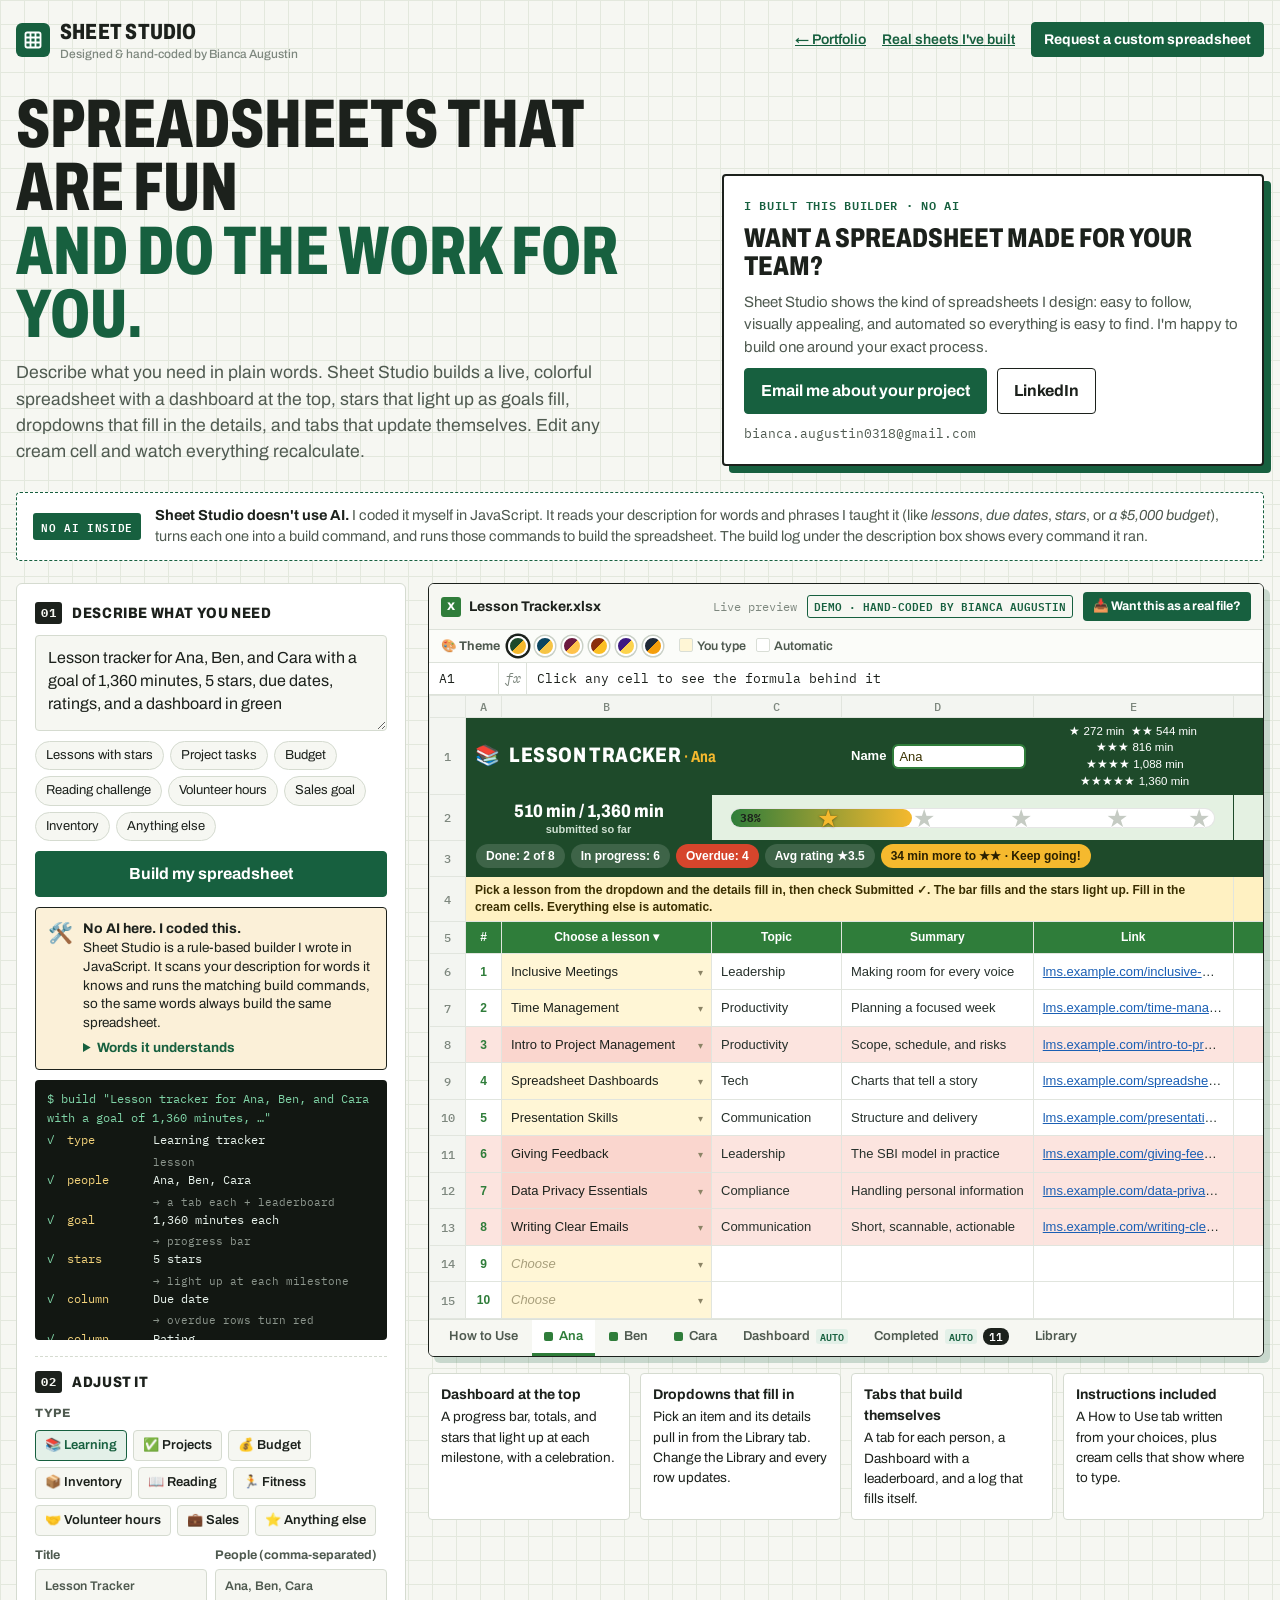
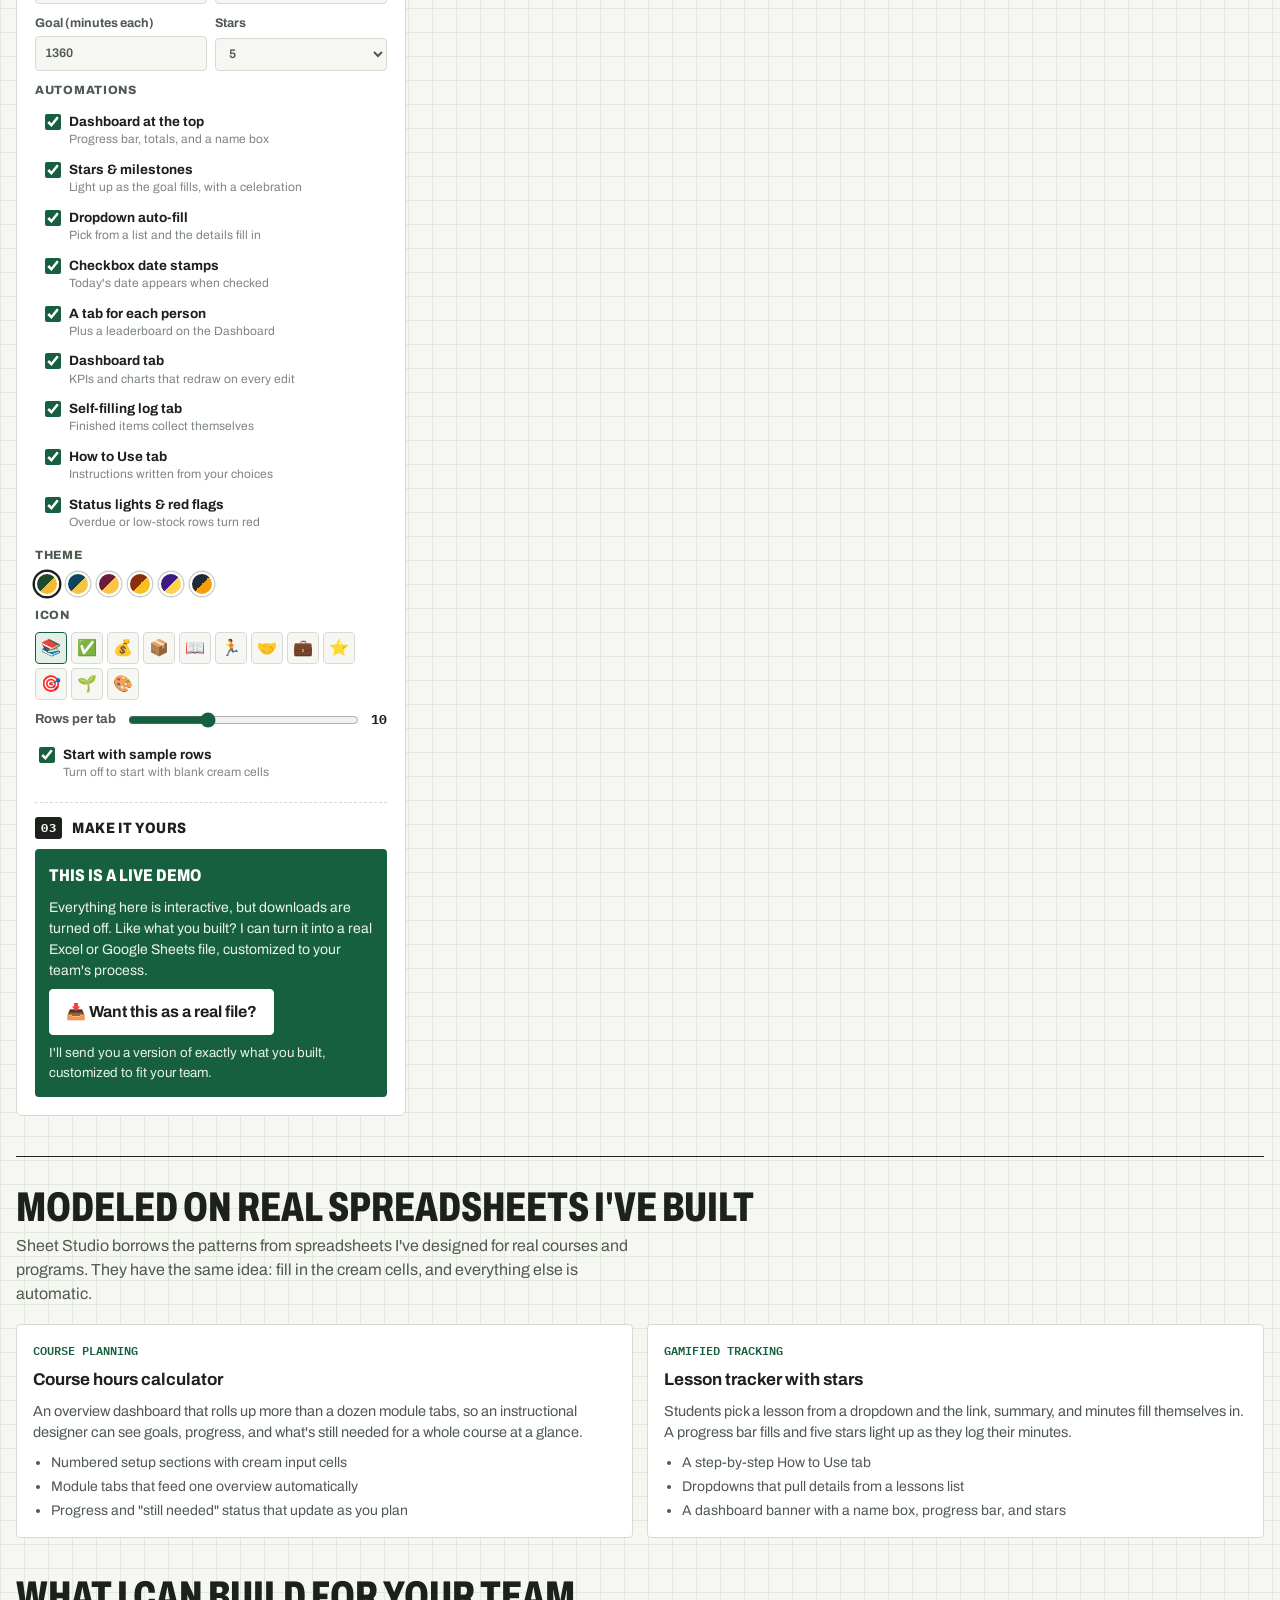
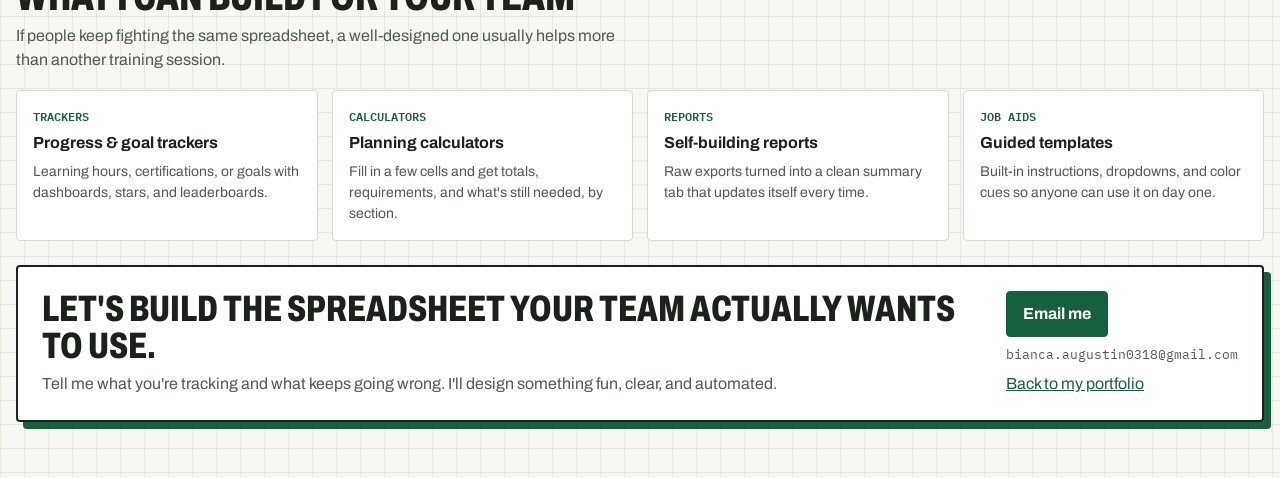
<file: tools/sheet-studio/index.html>
<!doctype html>
<html lang="en">
<head>
<meta charset="utf-8">
<meta name="viewport" content="width=device-width,initial-scale=1,viewport-fit=cover">
<title>Sheet Studio · Spreadsheet Builder</title>
<meta name="description" content="Sheet Studio: describe a spreadsheet in plain words and watch a colorful, automated one build itself, with a dashboard at the top, stars that light up, dropdowns that fill themselves in, and tabs that update on their own. Hand-coded by Bianca Augustin, no AI.">
<link rel="preconnect" href="https://fonts.googleapis.com">
<link rel="stylesheet" href="https://fonts.googleapis.com/css2?family=Archivo:wdth,wght@62..125,400..800&family=IBM+Plex+Mono:wght@400;500;600&display=swap">
<style>
/* Layout: ledger workbench page (graph paper, ledger green) wrapping a themed, light "spreadsheet" window that mirrors Bianca's real sheets:
   banner dashboard with stars, cream input cells, numbered tabs, auto-filling lookups. */
:root{
  --paper:#F6F7F2; --grid:#E3E8DD; --surface:#FFFFFF; --ink:#1C211C; --ink-2:#4F5A50; --ink-3:#7D877E; --line:#D5DBD0;
  --green:#17603F; --green-2:#1E7A51; --green-soft:#E3F0E8; --amber-soft:#FBF0D8;
  --f-ui:"Archivo",system-ui,-apple-system,"Segoe UI",sans-serif; --f-mono:"IBM Plex Mono",ui-monospace,Menlo,monospace;
}
@media (prefers-color-scheme:dark){:root{
  --paper:#121512; --grid:#1D221D; --surface:#191E19; --ink:#E8ECE6; --ink-2:#AAB4AB; --ink-3:#7F8A80; --line:#2C342C;
  --green:#5FC28F; --green-2:#7FD3A6; --green-soft:#16301F; --amber-soft:#33270F; color-scheme:dark}}
*{box-sizing:border-box}
[hidden]{display:none!important}
html,body{margin:0}
body{background:var(--paper);color:var(--ink);font-family:var(--f-ui);font-size:16px;line-height:1.5;
  background-image:linear-gradient(var(--grid) 1px,transparent 1px),linear-gradient(90deg,var(--grid) 1px,transparent 1px);background-size:24px 24px}
button,input,textarea,select{font:inherit;color:inherit}
:focus-visible{outline:2.5px solid var(--green);outline-offset:2px;border-radius:4px}
a{color:var(--green)}
.wrap{max-width:1420px;margin:0 auto;padding-left:max(16px,env(safe-area-inset-left,0px));padding-right:max(16px,env(safe-area-inset-right,0px))}
.top{display:flex;justify-content:space-between;align-items:center;gap:12px;flex-wrap:wrap;padding-block:16px}
.logo{display:flex;align-items:center;gap:10px;text-decoration:none;color:var(--ink)}
.logo i{width:34px;height:34px;background:var(--green);border-radius:6px;display:grid;place-items:center}
.logo b{font-stretch:75%;font-weight:800;font-size:22px;letter-spacing:.01em;text-transform:uppercase}
.logo small{display:block;font-size:12px;color:var(--ink-3);margin-top:-4px;font-weight:500}
.top nav{display:flex;gap:16px;font-size:14px;font-weight:600;align-items:center;flex-wrap:wrap}
.btn{display:inline-flex;align-items:center;justify-content:center;gap:8px;border:1.5px solid var(--ink);border-radius:4px;padding:10px 16px;font-weight:700;cursor:pointer;background:var(--surface);text-decoration:none;color:var(--ink)}
.btn.primary{background:var(--green);border-color:var(--green);color:#fff}
.btn.primary:hover{background:var(--green-2)}
.btn.sm{padding:6px 12px;font-size:14px}
.hero{display:grid;grid-template-columns:minmax(0,1.25fr) minmax(0,1fr);gap:28px;align-items:end;padding-block:14px 26px}
.hero h1{font-stretch:68%;font-weight:800;font-size:clamp(2.4rem,5.4vw,4.3rem);line-height:.92;margin:0;text-transform:uppercase}
.hero h1 span{color:var(--green)}
.hero p{font-size:1.1rem;color:var(--ink-2);max-width:62ch;margin:14px 0 0}
.credit{background:var(--surface);border:2px solid var(--ink);border-radius:4px;padding:20px;display:grid;gap:10px;box-shadow:7px 7px 0 var(--green)}
.credit .k{font-family:var(--f-mono);font-size:12px;font-weight:600;color:var(--green);text-transform:uppercase;letter-spacing:.06em}
.credit h2{margin:0;font-stretch:75%;font-weight:800;font-size:1.7rem;line-height:1.05;text-transform:uppercase}
.credit p{margin:0;font-size:15px;color:var(--ink-2)}
.credit .row{display:flex;gap:10px;flex-wrap:wrap;align-items:center}
.mail{font-family:var(--f-mono);font-size:13px;color:var(--ink-2)}
.bench{display:grid;grid-template-columns:390px minmax(0,1fr);gap:22px;align-items:start;padding-bottom:28px}
.bench>*{min-width:0}
.panel{background:var(--surface);border:1.5px solid var(--line);border-radius:6px;padding:18px;display:grid;gap:14px}
.step{display:grid;gap:10px;padding-bottom:16px;border-bottom:1.5px dashed var(--line)}
.step:last-child{border-bottom:0;padding-bottom:0}
.step h2{margin:0;display:flex;gap:10px;align-items:center;font-size:15px;font-stretch:85%;font-weight:800;text-transform:uppercase;letter-spacing:.04em}
.step h2 i{font-style:normal;font-family:var(--f-mono);font-size:12px;background:var(--ink);color:var(--paper);border-radius:3px;padding:2px 6px}
textarea{width:100%;min-height:96px;resize:vertical;border:1.5px solid var(--line);border-radius:4px;padding:10px 12px;background:var(--paper);line-height:1.45}
textarea:focus,.panel input[type=text]:focus,.panel input[type=number]:focus{outline:none;border-color:var(--green)}
.ex{display:flex;flex-wrap:wrap;gap:6px}
.ex button{border:1px solid var(--line);background:var(--paper);border-radius:99px;padding:4px 10px;font-size:13px;cursor:pointer}
.ex button:hover{border-color:var(--green)}
.noai-strip{display:flex;gap:14px;align-items:center;border:1.5px dashed var(--green);border-radius:4px;background:var(--surface);padding:12px 16px;margin-bottom:22px}
.noai-strip span{flex:none;background:var(--green);color:#fff;font:600 11px var(--f-mono);letter-spacing:.06em;padding:4px 8px;border-radius:3px}
.noai-strip p{margin:0;font-size:14.5px;color:var(--ink-2)}
.noai-strip b{color:var(--ink)}
@media (max-width:640px){.noai-strip{flex-direction:column;align-items:flex-start}}
.noai{display:grid;grid-template-columns:auto 1fr;gap:10px;background:var(--amber-soft);border:1.5px solid var(--ink);border-radius:4px;padding:11px 12px;font-size:13.5px;line-height:1.4}
.noai b{display:block;font-size:14px}
.noai summary{cursor:pointer;font-weight:700;color:var(--green);margin-top:6px}
.cmds{margin:8px 0 0;padding-left:18px;display:grid;gap:5px;font-size:13px;color:var(--ink-2)}
.cmds code{font-family:var(--f-mono);font-size:12px;background:var(--surface);border:1px solid var(--line);border-radius:3px;padding:0 4px;color:var(--ink)}
.term{background:#121712;color:#CFE9D8;border-radius:4px;padding:10px 12px;font-family:var(--f-mono);font-size:12px;line-height:1.55;max-height:260px;overflow:auto}
.term .hd{color:#7FD3A6;margin-bottom:4px;word-break:break-word}
.cl{display:grid;grid-template-columns:14px 80px minmax(0,1fr);gap:6px;align-items:baseline}
.cl .ck{color:#7FD3A6}.cl.def .ck{color:#8C968D}.cl.warn .ck{color:#F0B95A}
.cl .ky{color:#F2D27A}
.cl .vl{color:#E8F3EC;word-break:break-word}
.cl .mt{grid-column:3;color:#8C968D;font-size:11px;margin-top:-2px}
.grp{display:grid;gap:8px}
.lbl{font-size:12px;font-weight:800;text-transform:uppercase;letter-spacing:.06em;color:var(--ink-2)}
.chips{display:flex;flex-wrap:wrap;gap:6px}
.chips button{border:1.5px solid var(--line);background:var(--paper);border-radius:4px;padding:5px 9px;font-size:13px;font-weight:600;cursor:pointer}
.chips button[aria-pressed="true"]{border-color:var(--green);background:var(--green-soft);color:var(--green)}
.two{display:grid;grid-template-columns:1fr 1fr;gap:8px}
.panel label.f{display:grid;gap:4px;font-size:12.5px;font-weight:700;color:var(--ink-2)}
.panel input[type=text],.panel input[type=number],.panel select{border:1.5px solid var(--line);border-radius:4px;padding:7px 9px;background:var(--paper);font-weight:600;width:100%;min-width:0}
.feats{display:grid;gap:2px}
.feat{display:grid;grid-template-columns:20px 1fr;gap:8px;align-items:start;font-size:14px;cursor:pointer;padding:5px 6px;border-radius:4px}
.feat:hover{background:var(--paper)}
.feat input{accent-color:var(--green);width:16px;height:16px;margin-top:2px}
.feat b{display:block;font-size:13.5px}
.feat small{display:block;font-size:12px;color:var(--ink-3);line-height:1.3}
.feat.off{opacity:.45;cursor:default}
.dots{display:flex;gap:7px;flex-wrap:wrap;align-items:center}
.dots button{width:24px;height:24px;border-radius:50%;border:2px solid #fff;box-shadow:0 0 0 1.5px #C9D0C6;cursor:pointer;padding:0}
.dots button[aria-pressed="true"]{box-shadow:0 0 0 2.5px var(--ink)}
.icons{display:flex;gap:4px;flex-wrap:wrap}
.icons button{width:32px;height:32px;border:1.5px solid var(--line);background:var(--paper);border-radius:4px;cursor:pointer;font-size:16px;padding:0}
.icons button[aria-pressed="true"]{border-color:var(--green);background:var(--green-soft)}
.range{display:flex;align-items:center;gap:10px;font-size:13px;font-weight:700;color:var(--ink-2)}
.range input{flex:1;accent-color:var(--green)}
.range b{font-family:var(--f-mono);min-width:2ch;color:var(--ink)}
.cta-box{background:var(--green);color:#fff;border-radius:4px;padding:14px;display:grid;gap:8px}
.cta-box b{font-stretch:80%;font-weight:800;font-size:17px;text-transform:uppercase}
.cta-box p{margin:0;font-size:14px;opacity:.92}
.cta-box .btn{background:#fff;color:#1C211C;border-color:#fff;justify-self:start}

/* ===== the spreadsheet window (always light, like a real spreadsheet) ===== */
.sheet{--b:#1E4A2A;--a:#2F7D3A;--s:#E4F1E2;--g:#F5B92E;--c:#FFF6D6;color-scheme:light;background:#fff;color:#1C211C;border:1.5px solid #1C211C;border-radius:6px;overflow:hidden;box-shadow:6px 6px 0 rgba(23,96,63,.2);min-width:0;position:relative}
.ribbon{display:flex;justify-content:space-between;gap:10px;align-items:center;padding:8px 12px;border-bottom:1px solid #DDE2DA;background:#F6F7F2;flex-wrap:wrap}
.ribbon .file{font-weight:700;font-size:14px;display:flex;align-items:center;gap:8px;min-width:0}
.ribbon .file i{display:inline-grid;place-items:center;width:20px;height:20px;border-radius:3px;background:var(--a);color:#fff;font-style:normal;font-size:11px;font-weight:800;flex:none}
.demo-tag{font-family:var(--f-mono);font-size:11px;font-weight:600;color:#17603F;border:1px solid #17603F;border-radius:3px;padding:2px 6px;white-space:nowrap}
.live{font-family:var(--f-mono);font-size:12px;color:#7D877E;transition:color .3s}
.live.flash{color:#17603F;font-weight:600}
.toolbar{display:flex;gap:16px;align-items:center;flex-wrap:wrap;padding:6px 12px;border-bottom:1px solid #DDE2DA;background:#FBFCF9;font-size:12.5px;font-weight:700;color:#4F5A50}
.toolbar .dots button{width:20px;height:20px}
.toolbar .dots button[aria-pressed="true"]{box-shadow:0 0 0 2.5px #1C211C}
.legend-cells{display:flex;gap:10px;align-items:center;font-weight:600}
.legend-cells i{display:inline-block;width:14px;height:14px;border:1px solid #D9DED6;border-radius:2px;vertical-align:-2px;margin-right:4px}
.fx{display:grid;grid-template-columns:70px 28px minmax(0,1fr);align-items:center;border-bottom:1px solid #DDE2DA;font-family:var(--f-mono);font-size:12.5px;background:#fff}
.fx span{padding:6px 10px;border-right:1px solid #DDE2DA;white-space:nowrap;overflow:hidden;text-overflow:ellipsis}
.fx em{font-style:italic;color:#7D877E;text-align:center;border-right:1px solid #DDE2DA;padding:6px 0}
.view{overflow:auto;max-height:660px;min-height:440px;background:#fff}
table.ss{border-collapse:collapse;font-family:Arial,"Helvetica Neue",Helvetica,sans-serif;font-size:13px;min-width:100%}
.ss thead th{position:sticky;top:0;background:#F3F5F1;color:#7D877E;font:500 11.5px var(--f-mono);border:1px solid #E1E5DE;height:22px;z-index:3;padding:0 6px}
.ss tbody th{position:sticky;left:0;background:#F3F5F1;color:#7D877E;font:500 11.5px var(--f-mono);border:1px solid #E1E5DE;width:36px;min-width:36px;text-align:center;z-index:2}
.ss thead th:first-child{left:0;z-index:4}
.ss td{border:1px solid #E1E5DE;padding:5px 9px;height:32px;white-space:nowrap;max-width:300px;overflow:hidden;text-overflow:ellipsis;position:relative;cursor:cell;vertical-align:middle}
.ss td.in{background:var(--c)}
.ss td.in:hover{box-shadow:inset 0 0 0 2px var(--a)}
.ss td.auto{color:#26302B}
.ss td.n{text-align:right;font-family:var(--f-mono);font-size:12.5px}
.ss td.hd{background:var(--a);color:#fff;font-weight:700;text-align:center;font-size:12px;cursor:default}
.ss td.rn{text-align:center;color:var(--a);font-weight:700;font-size:12px}
.ss td.sel{outline:2px solid var(--a);outline-offset:-2px}
.ss td.pick,.ss td.list{padding-right:24px}
.caret{position:absolute;right:8px;top:50%;transform:translateY(-50%);font-size:10px;color:#8B8466}
.ph{color:#A89F7C;font-style:italic}
.lnk{color:#1A5FB4;text-decoration:underline}
.ss td.lk{max-width:200px}
.bn-val{white-space:nowrap}
.lt{display:inline-block;width:9px;height:9px;border-radius:50%;margin-right:7px}
.lt.g{background:#2E9A62}.lt.a{background:#E0A021}.lt.r{background:#D6452C}
.ss td input:not(.cb),.ss td select{width:100%;min-width:110px;border:0;background:#fff;padding:3px 5px;font:13px Arial,sans-serif;outline:2px solid var(--a)}
.ss td.chk{text-align:center}
.ss td.chk input{width:17px;height:17px;accent-color:var(--a);cursor:pointer}
.rate button{border:0;background:none;padding:0 1px;font-size:16px;line-height:1;color:#DCD3AE;cursor:pointer}
.rate button.on{color:var(--g)}
.rate button:disabled{cursor:default}
tr.late td{background:#FCE4DF}
tr.late td.in{background:#FAD6CE}
tr.fl td.auto{animation:fl 1.2s ease-out}
@keyframes fl{0%{background:var(--g)}100%{background:#fff}}
/* banner dashboard rows */
.bn td{background:var(--b);color:#fff;border-color:var(--b);cursor:default;white-space:normal}
.bn-title{font-family:var(--f-ui);font-stretch:78%;font-weight:800;font-size:21px;letter-spacing:.02em;height:54px}
.bn-title .ico{margin-right:9px;font-size:20px}
.bn-title small{font-size:16px;font-weight:700;color:var(--g)}
.bn-name label{display:flex;gap:8px;align-items:center;font-weight:700;font-size:13px}
.bn-name input{flex:1;min-width:110px;background:var(--c);border:2px solid var(--g);border-radius:4px;padding:6px 9px;font:600 14px Arial,sans-serif;color:#3A3200}
.bn-leg{font-size:11.5px;line-height:1.45;text-align:center;color:#EDF2EC}
.bn-leg b{color:var(--g)}
.bn2 td{height:46px}
.bn2 .bn-bar{background:var(--s);padding:6px 18px}
.pbar{position:relative;height:20px;border-radius:10px;background:#fff;border:1.5px solid rgba(0,0,0,.1)}
.pfill{height:100%;border-radius:10px;background:linear-gradient(90deg,var(--a),var(--g));transition:width .5s;min-width:4px}
.pfill.warn{background:linear-gradient(90deg,#E0A021,#D6452C)}
.pstar{position:absolute;top:50%;transform:translate(-50%,-50%);font-size:25px;color:#C5CBC3;text-shadow:0 1px 0 #fff;line-height:1;transition:color .3s}
.pstar.on{color:var(--g);text-shadow:0 0 1px #6b5200,0 1px 3px rgba(0,0,0,.3)}
.pstar.pop{animation:pop .8s}
@keyframes pop{40%{transform:translate(-50%,-50%) scale(1.9) rotate(18deg)}}
.ptxt{position:absolute;left:9px;top:50%;transform:translateY(-50%);font:700 11px var(--f-mono);color:#1C211C}
.bn-val{font:800 18px var(--f-ui);font-stretch:85%;text-align:center}
.bn-val small{display:block;font:600 11px Arial,sans-serif;color:#CFE0D2;margin-top:2px}
.bn3 td{padding:3px 10px 8px;height:auto}
.kchips{display:flex;gap:6px;flex-wrap:wrap}
.kchips span{background:rgba(255,255,255,.14);border-radius:99px;padding:3px 10px;font-size:12px;font-weight:700}
.kchips span.r{background:#D6452C}
.kchips span.g{background:var(--g);color:#2A2000}
.tip td{background:#FFF1C2;color:#3A2F00;font-size:12px;font-weight:600;white-space:normal;cursor:default;line-height:1.4}
.tabs{display:flex;gap:2px;border-top:1px solid #DDE2DA;background:#F6F7F2;padding:0 8px;overflow-x:auto}
.tabs button{border:0;background:none;padding:7px 12px;font-size:13px;font-weight:600;cursor:pointer;border-bottom:3px solid transparent;color:#4F5A50;white-space:nowrap;display:flex;gap:6px;align-items:center}
.tabs button[aria-selected="true"]{background:#fff;color:var(--a);border-bottom-color:var(--a)}
.tabs .auto{font-family:var(--f-mono);font-size:10px;color:#17603F;background:#E3F0E8;border-radius:3px;padding:0 4px}
.tabs .cnt{font-family:var(--f-mono);font-size:11px;background:#1C211C;color:#fff;border-radius:8px;padding:0 6px}
.tabs .cnt.bump{animation:bump .6s}
@keyframes bump{40%{transform:scale(1.4);background:var(--a)}}
.tabs .sw{width:9px;height:9px;border-radius:2px;background:var(--a)}
/* dashboard tab */
.dash{padding:0 0 16px}
.dash-top{background:var(--b);color:#fff;padding:14px 18px;display:flex;justify-content:space-between;align-items:center;gap:10px;flex-wrap:wrap}
.dash-top h3{margin:0;font-stretch:78%;font-weight:800;font-size:21px;letter-spacing:.02em}
.dash-top span{font:600 12px var(--f-mono);color:#D7E4D9}
.kp{display:grid;grid-template-columns:repeat(auto-fit,minmax(150px,1fr));gap:10px;padding:14px 16px 4px}
.kp div{border:1.5px solid #E1E5DE;border-top:5px solid var(--a);border-radius:4px;padding:9px 12px;background:#fff}
.kp span{display:block;font-size:11.5px;color:#6B756C;font-weight:700;text-transform:uppercase;letter-spacing:.04em}
.kp b{font:600 22px var(--f-mono)}
.kp b.r{color:#C23B22}
.charts{display:grid;grid-template-columns:minmax(0,.8fr) minmax(0,1.2fr);gap:12px;padding:10px 16px 0}
.chart{border:1.5px solid #E1E5DE;border-radius:4px;padding:12px;background:#fff;min-width:0}
.chart h4{margin:0 0 8px;font-size:12px;text-transform:uppercase;letter-spacing:.06em;color:#4F5A50;font-family:var(--f-ui)}
.chart svg{width:100%;height:auto;display:block}
.chart.wide{grid-column:1/-1}
.chart svg.ring{max-width:220px;margin:0 auto}
.chart svg text{font-family:Arial,"Helvetica Neue",sans-serif}
.gstar{color:var(--g)}
.ring-stars{text-align:center;font-size:24px;letter-spacing:2px;color:#C5CBC3;margin-top:4px}
.ring-stars b{color:var(--g);font-weight:400}
.lb{display:grid;gap:6px}
.lb-row{display:grid;grid-template-columns:28px 30px minmax(70px,.8fr) minmax(90px,1.4fr) auto auto;gap:10px;align-items:center;font-size:13.5px;padding:6px 8px;border-radius:4px;background:#FAFBF8;border:1px solid #EEF1EC}
.lb-row .rk{font-size:17px;text-align:center}
.lb-row .av{width:28px;height:28px;border-radius:50%;display:grid;place-items:center;color:#fff;font-weight:800;font-size:12px}
.lb-row .tr{height:10px;border-radius:5px;background:#EEF1EC;overflow:hidden}
.lb-row .tr i{display:block;height:100%;background:linear-gradient(90deg,var(--a),var(--g))}
.lb-row .v{font:600 12.5px var(--f-mono)}
.lb-row .st{color:var(--g);letter-spacing:1px;white-space:nowrap}
.lb-row .st i{font-style:normal;color:#D5DAD3}
.note{margin:12px 16px 0;font-size:12.5px;color:#6B756C}
/* how to use tab */
.how{padding:0 0 20px}
.how-top{background:var(--b);color:#fff;padding:16px 20px}
.how-top h3{margin:0;font-stretch:78%;font-weight:800;font-size:23px;letter-spacing:.02em}
.how-top p{margin:4px 0 0;color:#D7E4D9;font-size:14px}
.how h4{margin:18px 20px 8px;color:var(--a);font-size:13px;text-transform:uppercase;letter-spacing:.08em}
.steps{display:grid;gap:6px;padding:0 20px;max-width:760px}
.stp{display:grid;grid-template-columns:44px 1fr;border:1.5px solid #E1E5DE;border-radius:4px;overflow:hidden;background:#fff}
.stp b{background:var(--a);color:#fff;display:grid;place-items:center;font:800 20px var(--f-ui)}
.stp div{padding:9px 12px;font-size:13.5px}
.stp div strong{display:block;font-size:14px;color:var(--b)}
.boxes{margin:0 20px;border-collapse:collapse;font-size:13.5px;max-width:760px;width:calc(100% - 40px)}
.boxes td{border:1px solid #E1E5DE;padding:7px 10px;vertical-align:top}
.boxes td:first-child{background:var(--c);font-weight:700;width:34%}
.know{margin:0 20px;padding-left:20px;font-size:13.5px;display:grid;gap:5px;max-width:760px}
.keyrow{display:flex;gap:16px;flex-wrap:wrap;margin:0 20px;font-size:13px;font-weight:600}
.keyrow span{display:flex;gap:6px;align-items:center}
.keyrow i{width:18px;height:18px;border:1px solid #D9DED6;border-radius:2px;display:inline-block}
.empty{padding:28px;color:#6B756C;text-align:center}
.confetti{position:absolute;top:-12px;width:9px;height:14px;border-radius:2px;pointer-events:none;z-index:9;animation:fall 1.8s ease-in forwards}
@keyframes fall{to{transform:translateY(620px) rotate(560deg);opacity:.2}}
.autos{display:grid;grid-template-columns:repeat(4,minmax(0,1fr));gap:10px;margin-top:16px}
.autos div{background:var(--surface);border:1.5px solid var(--line);border-radius:4px;padding:10px 12px;font-size:13.5px}
.autos b{display:block;font-size:14px;margin-bottom:2px}
.inspired{padding-block:30px 8px;border-top:1.5px solid var(--ink);margin-top:12px}
.inspired h2,.more h2{font-stretch:70%;font-weight:800;text-transform:uppercase;font-size:clamp(1.8rem,4vw,2.6rem);line-height:1;margin:0 0 6px}
.inspired>p,.more>p{color:var(--ink-2);max-width:68ch;margin:0 0 18px}
.ins-cards{display:grid;grid-template-columns:1fr 1fr;gap:14px}
.ins-card{background:var(--surface);border:1.5px solid var(--line);border-radius:4px;padding:16px;display:grid;gap:8px}
.ins-card .k{font-family:var(--f-mono);font-size:12px;color:var(--green);font-weight:600}
.ins-card b{font-size:17px}
.ins-card p{margin:0;font-size:14.5px;color:var(--ink-2)}
.ins-card ul{margin:0;padding-left:18px;font-size:14px;color:var(--ink-2);display:grid;gap:3px}
.more{padding-block:30px 56px}
.cards{display:grid;grid-template-columns:repeat(4,minmax(0,1fr));gap:14px}
.card{background:var(--surface);border:1.5px solid var(--line);border-radius:4px;padding:16px;display:grid;gap:6px;align-content:start}
.card .k{font-family:var(--f-mono);font-size:12px;color:var(--green);font-weight:600}
.card b{font-size:16px}.card p{margin:0;font-size:14px;color:var(--ink-2)}
.bigcta{margin-top:24px;background:var(--surface);border:2px solid var(--ink);border-radius:4px;padding:24px;display:grid;grid-template-columns:minmax(0,1fr) auto;gap:20px;align-items:center;box-shadow:7px 7px 0 var(--green)}
.bigcta h3{margin:0;font-stretch:72%;font-weight:800;text-transform:uppercase;font-size:clamp(1.6rem,3.4vw,2.3rem);line-height:1}
.bigcta p{margin:8px 0 0;color:var(--ink-2)}
.getfile{border:0;border-radius:4px;background:#17603F;color:#fff;font-weight:700;font-size:12.5px;padding:5px 10px;cursor:pointer;white-space:nowrap}
.getfile:hover{background:#1E7A51}
dialog.gf{border:2px solid var(--ink);border-radius:6px;padding:0;max-width:min(520px,calc(100% - 32px));width:100%;background:var(--surface);color:var(--ink);box-shadow:8px 8px 0 var(--green)}
dialog.gf::backdrop{background:rgba(18,21,18,.5)}
.gf-in{padding:22px;display:grid;gap:14px}
.gf-in h2{margin:0;font-stretch:72%;font-weight:800;text-transform:uppercase;font-size:1.7rem;line-height:1}
.gf-in p{margin:0;color:var(--ink-2);font-size:15px}
.gf-sum{background:var(--paper);border:1.5px solid var(--line);border-radius:4px;padding:12px 14px;font-size:14px;display:grid;gap:4px}
.gf-sum div{display:grid;grid-template-columns:110px 1fr;gap:8px}
.gf-sum span{color:var(--ink-3);font-weight:700;font-size:12.5px;text-transform:uppercase;letter-spacing:.04em;padding-top:1px}
.gf-fmt{display:flex;gap:8px;flex-wrap:wrap}
.gf-fmt label{display:flex;gap:7px;align-items:center;border:1.5px solid var(--line);border-radius:4px;padding:8px 12px;cursor:pointer;font-weight:600;font-size:14px}
.gf-fmt label:has(input:checked){border-color:var(--green);background:var(--green-soft)}
.gf-fmt input{accent-color:var(--green)}
.gf-in textarea{min-height:64px}
.gf-in input[type=email]{font:inherit;font-weight:500;font-size:15px;padding:9px 11px;border:1.5px solid var(--line);border-radius:4px;background:#fff;color:var(--ink)}
.gf-acts{display:flex;gap:10px;flex-wrap:wrap;align-items:center}
.gf-x{position:absolute;right:12px;top:10px;border:0;background:none;font-size:22px;cursor:pointer;color:var(--ink-2);line-height:1}
.gf-note{font-size:12.5px;color:var(--ink-3)}
.toast{position:fixed;left:50%;bottom:24px;transform:translateX(-50%);background:#1C211C;color:#fff;padding:10px 16px;border-radius:4px;font-weight:700;font-size:14.5px;z-index:20;transition:opacity .3s;max-width:calc(100% - 32px);box-shadow:0 8px 24px rgba(0,0,0,.25)}
.toast.gone{opacity:0;pointer-events:none}
@media (max-width:1150px){.bench{grid-template-columns:minmax(0,1fr)}.hero{grid-template-columns:1fr}.autos{grid-template-columns:1fr 1fr}.cards{grid-template-columns:1fr 1fr}}
@media (max-width:700px){.charts{grid-template-columns:1fr}.ins-cards{grid-template-columns:1fr}.bigcta{grid-template-columns:1fr}.lb-row{grid-template-columns:24px 28px minmax(60px,1fr) auto;}.lb-row .tr,.lb-row .st{display:none}}
@media (max-width:560px){.cards,.autos{grid-template-columns:1fr}.two{grid-template-columns:1fr}}
@media (prefers-reduced-motion:reduce){*{transition:none!important;animation:none!important}}
</style>
</head>
<body>
<header class="wrap top">
  <a class="logo" href="./"><i aria-hidden="true"><svg width="20" height="20" viewBox="0 0 24 24" fill="none" stroke="#fff" stroke-width="2.2"><rect x="3" y="3" width="18" height="18" rx="2"/><path d="M3 9h18M3 15h18M9 3v18M15 3v18"/></svg></i><span><b>Sheet Studio</b><small>Designed &amp; hand-coded by Bianca Augustin</small></span></a>
  <nav><a href="../../">← Portfolio</a><a href="#inspired">Real sheets I've built</a><a class="btn primary sm" href="mailto:bianca.augustin0318@gmail.com?subject=Custom%20spreadsheet">Request a custom spreadsheet</a></nav>
</header>

<main class="wrap">
  <section class="hero">
    <div>
      <h1>Spreadsheets that are fun<br><span>and do the work for you.</span></h1>
      <p>Describe what you need in plain words. Sheet Studio builds a live, colorful spreadsheet with a dashboard at the top, stars that light up as goals fill, dropdowns that fill in the details, and tabs that update themselves. Edit any cream cell and watch everything recalculate.</p>
    </div>
    <aside class="credit" aria-label="About this tool">
      <span class="k">I built this builder · no AI</span>
      <h2>Want a spreadsheet made for your team?</h2>
      <p>Sheet Studio shows the kind of spreadsheets I design: easy to follow, visually appealing, and automated so everything is easy to find. I'm happy to build one around your exact process.</p>
      <div class="row"><a class="btn primary" href="mailto:bianca.augustin0318@gmail.com?subject=Custom%20spreadsheet">Email me about your project</a><a class="btn" href="https://www.linkedin.com/in/bianca-augustin-6a15b3177/">LinkedIn</a></div>
      <span class="mail">bianca.augustin0318@gmail.com</span>
    </aside>
  </section>

  <div class="noai-strip"><span>NO AI INSIDE</span><p><b>Sheet Studio doesn't use AI.</b> I coded it myself in JavaScript. It reads your description for words and phrases I taught it (like <i>lessons</i>, <i>due dates</i>, <i>stars</i>, or <i>a $5,000 budget</i>), turns each one into a build command, and runs those commands to build the spreadsheet. The build log under the description box shows every command it ran.</p></div>

  <section class="bench">
    <div class="panel" aria-label="Spreadsheet builder">
      <div class="step">
        <h2><i>01</i>Describe what you need</h2>
        <label for="desc" style="position:absolute;left:-9999px">Describe your spreadsheet</label>
        <textarea id="desc">Lesson tracker for Ana, Ben, and Cara with a goal of 1,360 minutes, 5 stars, due dates, ratings, and a dashboard in green</textarea>
        <div class="ex" aria-label="Examples">
          <button data-ex="Lesson tracker for Ana, Ben, and Cara with a goal of 1,360 minutes, 5 stars, due dates, ratings, and a dashboard in green">Lessons with stars</button>
          <button data-ex="Project tasks for our website launch with due dates, priority, and notes in purple">Project tasks</button>
          <button data-ex="Marketing budget of $8,000 with categories and a spending dashboard in blue">Budget</button>
          <button data-ex="Reading challenge for 12 books with ratings and notes, called Summer Reading Challenge, in pink">Reading challenge</button>
          <button data-ex="Volunteer hours for my club with a 40 hour goal for each member: Maya, Leo, Sam, and Priya, in orange">Volunteer hours</button>
          <button data-ex="Sales tracker with a $50,000 goal, 10 stars, and a leaderboard for Jordan and Riley">Sales goal</button>
          <button data-ex="Office supply inventory with reorder alerts and an order list in gray">Inventory</button>
          <button data-ex="Track my plant watering with notes and 🌱">Anything else</button>
        </div>
        <button class="btn primary" id="build">Build my spreadsheet</button>
        <div class="noai">
          <span aria-hidden="true" style="font-size:20px">🛠️</span>
          <div><b>No AI here. I coded this.</b>Sheet Studio is a rule-based builder I wrote in JavaScript. It scans your description for words it knows and runs the matching build commands, so the same words always build the same spreadsheet.
            <details><summary>Words it understands</summary>
              <ul class="cmds">
                <li><b>What to track:</b> <code>lessons</code> <code>tasks</code> <code>budget</code> <code>inventory</code> <code>books</code> <code>workouts</code> <code>volunteer hours</code> <code>sales</code>, or anything ("track my plants")</li>
                <li><b>Goal:</b> <code>goal of 600 minutes</code> <code>$8,000 budget</code> <code>12 books</code> <code>40 hours</code></li>
                <li><b>People:</b> <code>for Ana, Ben, and Cara</code> gives each a tab plus a leaderboard. <code>my 20-person team</code> adds a Person column.</li>
                <li><b>Stars:</b> <code>5 stars</code> <code>milestones</code> <code>no stars</code></li>
                <li><b>Columns:</b> <code>due dates</code> <code>priority</code> <code>ratings</code> <code>notes</code> <code>links</code> <code>categories</code> <code>status</code></li>
                <li><b>Tabs:</b> <code>dashboard</code> <code>log</code> <code>instructions</code>, or turn them off with <code>without dashboard</code></li>
                <li><b>Look:</b> <code>green</code> <code>blue</code> <code>pink</code> <code>orange</code> <code>purple</code> <code>gray</code>, any emoji, <code>called "Title"</code></li>
              </ul>
            </details>
          </div>
        </div>
        <div class="term" aria-live="polite"><div class="hd" id="cmdHead"></div><div id="cmdlog"></div></div>
      </div>
      <div class="step">
        <h2><i>02</i>Adjust it</h2>
        <div class="grp"><span class="lbl">Type</span><div class="chips" id="types" role="group" aria-label="Spreadsheet type"></div></div>
        <div class="two">
          <label class="f">Title<input type="text" id="titleIn" maxlength="48"></label>
          <label class="f">People (comma-separated)<input type="text" id="peopleIn" placeholder="e.g. Ana, Ben, Cara"></label>
        </div>
        <div class="two">
          <label class="f"><span id="goalLbl">Goal</span><input type="number" id="goalIn" min="0" step="any"></label>
          <label class="f">Stars<select id="starsIn"><option>3</option><option>4</option><option>5</option><option>6</option><option>8</option><option>10</option></select></label>
        </div>
        <div class="grp"><span class="lbl">Automations</span><div class="feats" id="feats"></div></div>
        <div class="grp"><span class="lbl">Theme</span><div class="dots" id="themes" role="group" aria-label="Theme"></div></div>
        <div class="grp"><span class="lbl">Icon</span><div class="icons" id="icons" role="group" aria-label="Icon"></div></div>
        <div class="range"><label for="rows">Rows per tab</label><input type="range" id="rows" min="5" max="20" step="1" value="10"><b id="rowsOut">10</b></div>
        <label class="feat" style="padding-left:0"><input type="checkbox" id="sampleIn" checked><span><b>Start with sample rows</b><small>Turn off to start with blank cream cells</small></span></label>
      </div>
      <div class="step">
        <h2><i>03</i>Make it yours</h2>
        <div class="cta-box">
          <b>This is a live demo</b>
          <p>Everything here is interactive, but downloads are turned off. Like what you built? I can turn it into a real Excel or Google Sheets file, customized to your team's process.</p>
          <button class="btn" data-getfile>📥 Want this as a real file?</button>
          <small style="opacity:.9">I'll send you a version of exactly what you built, customized to fit your team.</small>
        </div>
      </div>
    </div>

    <div>
      <div class="sheet" id="sheet">
        <div class="ribbon"><span class="file"><i>X</i><span id="fname"></span></span><span style="display:flex;gap:10px;align-items:center;flex-wrap:wrap"><span class="live" id="live">Live preview</span><span class="demo-tag">DEMO · HAND-CODED BY BIANCA AUGUSTIN</span><button class="getfile" data-getfile>📥 Want this as a real file?</button></span></div>
        <div class="toolbar"><span style="display:flex;gap:8px;align-items:center">🎨 Theme <span class="dots" id="themes2" role="group" aria-label="Theme"></span></span><span class="legend-cells"><span><i style="background:var(--c)"></i>You type</span><span><i style="background:#fff"></i>Automatic</span></span></div>
        <div class="fx"><span id="cellRef">A1</span><em>fx</em><span id="cellVal">Click any cell to see the formula behind it</span></div>
        <div class="view" id="view"></div>
        <div class="tabs" id="tabs" role="tablist" aria-label="Sheets"></div>
      </div>
      <div class="autos" aria-label="What's automated">
        <div><b>Dashboard at the top</b>A progress bar, totals, and stars that light up at each milestone, with a celebration.</div>
        <div><b>Dropdowns that fill in</b>Pick an item and its details pull in from the Library tab. Change the Library and every row updates.</div>
        <div><b>Tabs that build themselves</b>A tab for each person, a Dashboard with a leaderboard, and a log that fills itself.</div>
        <div><b>Instructions included</b>A How to Use tab written from your choices, plus cream cells that show where to type.</div>
      </div>
    </div>
  </section>

  <section class="inspired" id="inspired">
    <h2>Modeled on real spreadsheets I've built</h2>
    <p>Sheet Studio borrows the patterns from spreadsheets I've designed for real courses and programs. They have the same idea: fill in the cream cells, and everything else is automatic.</p>
    <div class="ins-cards">
      <div class="ins-card"><span class="k">COURSE PLANNING</span><b>Course hours calculator</b><p>An overview dashboard that rolls up more than a dozen module tabs, so an instructional designer can see goals, progress, and what's still needed for a whole course at a glance.</p>
        <ul><li>Numbered setup sections with cream input cells</li><li>Module tabs that feed one overview automatically</li><li>Progress and "still needed" status that update as you plan</li></ul></div>
      <div class="ins-card"><span class="k">GAMIFIED TRACKING</span><b>Lesson tracker with stars</b><p>Students pick a lesson from a dropdown and the link, summary, and minutes fill themselves in. A progress bar fills and five stars light up as they log their minutes.</p>
        <ul><li>A step-by-step How to Use tab</li><li>Dropdowns that pull details from a lessons list</li><li>A dashboard banner with a name box, progress bar, and stars</li></ul></div>
    </div>
  </section>

  <section class="more" id="more">
    <h2>What I can build for your team</h2>
    <p>If people keep fighting the same spreadsheet, a well-designed one usually helps more than another training session.</p>
    <div class="cards">
      <div class="card"><span class="k">TRACKERS</span><b>Progress &amp; goal trackers</b><p>Learning hours, certifications, or goals with dashboards, stars, and leaderboards.</p></div>
      <div class="card"><span class="k">CALCULATORS</span><b>Planning calculators</b><p>Fill in a few cells and get totals, requirements, and what's still needed, by section.</p></div>
      <div class="card"><span class="k">REPORTS</span><b>Self-building reports</b><p>Raw exports turned into a clean summary tab that updates itself every time.</p></div>
      <div class="card"><span class="k">JOB AIDS</span><b>Guided templates</b><p>Built-in instructions, dropdowns, and color cues so anyone can use it on day one.</p></div>
    </div>
    <div class="bigcta">
      <div><h3>Let's build the spreadsheet your team actually wants to use.</h3><p>Tell me what you're tracking and what keeps going wrong. I'll design something fun, clear, and automated.</p></div>
      <div style="display:grid;gap:8px;justify-items:start"><a class="btn primary" href="mailto:bianca.augustin0318@gmail.com?subject=Custom%20spreadsheet">Email me</a><span class="mail">bianca.augustin0318@gmail.com</span><a href="../../">Back to my portfolio</a></div>
    </div>
  </section>
</main>
<dialog class="gf" id="gf" aria-labelledby="gfTitle"><div class="gf-in" style="position:relative">
  <button class="gf-x" id="gfClose" aria-label="Close">×</button>
  <h2 id="gfTitle">Get this as a real spreadsheet</h2>
  <p>I'll build a working version of what you just made, adjusted to your team's real process. Here's what I'll start from:</p>
  <div class="gf-sum" id="gfSum"></div>
  <div><div class="lbl" style="margin-bottom:6px">Format</div><div class="gf-fmt"><label><input type="radio" name="gffmt" value="Excel" checked>Excel (.xlsx)</label><label><input type="radio" name="gffmt" value="Google Sheets">Google Sheets</label><label><input type="radio" name="gffmt" value="Not sure yet">Not sure yet</label></div></div>
  <label class="f" style="display:grid;gap:6px;font-size:13px;font-weight:700;color:var(--ink-2)">Your email (optional, so I can match your build)<input type="email" id="gfEmail" autocomplete="email" placeholder="you@company.com"></label>
  <label class="f" style="display:grid;gap:6px;font-size:13px;font-weight:700;color:var(--ink-2)">Anything to change or add? (optional)<textarea id="gfNote" placeholder="e.g. Add a column for supervisor sign-off, use our school colors…"></textarea></label>
  <div class="gf-acts"><a class="btn primary" id="gfSend" href="#">Email Bianca with these details</a><button class="btn" id="gfCopy">Copy details</button></div>
  <span class="gf-note">Opens your email app with everything filled in. When you send your request, a copy of your build's settings comes to me automatically so I can see exactly what you made. I'll reply with a quote and timeline, and the finished file comes after that. You can also reach me at bianca.augustin0318@gmail.com.</span>
</div></dialog>
<div class="toast gone" id="toast" role="status" aria-live="polite"></div>

<script>
/* Sheet Studio: a rule-based spreadsheet builder, hand-coded by Bianca Augustin. No AI: keywords map to build commands. */
const $=s=>document.querySelector(s);
const TODAY=new Date();TODAY.setHours(0,0,0,0);const DAY=864e5;
let seed=7;const rnd=()=>{seed=(seed*16807)%2147483647;return (seed-1)/2147483646};
const pickR=a=>a[Math.floor(rnd()*a.length)];
const esc=s=>String(s??"").replace(/[&<>"]/g,c=>({"&":"&amp;","<":"&lt;",">":"&gt;",'"':"&quot;"}[c]));
const cap=s=>s?s.charAt(0).toUpperCase()+s.slice(1):"";
const tcase=s=>String(s).replace(/(^|[\s-])([a-z])/g,(m,a,b)=>a+b.toUpperCase());
const sing=w=>/ies$/.test(w)?w.slice(0,-3)+"y":/(ss|us|is)$/.test(w)?w:/s$/.test(w)?w.slice(0,-1):w;
const slug=s=>s.toLowerCase().replace(/[^a-z0-9]+/g,"-").replace(/^-|-$/g,"");
const letter=i=>{let s="";i++;while(i>0){const m=(i-1)%26;s=String.fromCharCode(65+m)+s;i=Math.floor((i-1)/26)}return s};
const fmtD=d=>d?d.toLocaleDateString("en-US",{month:"short",day:"numeric"}):"";
const num=(v,dp)=>Number(v||0).toLocaleString("en-US",{maximumFractionDigits:dp??1});
function fmtU(v,unit,short){if(unit==="dollars")return "$"+num(v,0);if(unit==="minutes")return num(v,0)+(short?" min":" minutes");if(unit==="hours")return num(v,1)+(short?" hrs":" hours");return num(v,1)+" "+unit}
const stepOf=u=>u==="minutes"?5:u==="hours"?.5:u==="pages"?10:u==="dollars"?50:u==="steps"?500:1;
const nice=(v,u)=>{const s=stepOf(u);return Math.max(s,Math.round(v/s)*s)};
const PEOPLE_POOL=["Ana","Ben","Cara","Dev","Elle","Finn","Gia","Hugo"];
const AVC=["#2F7D3A","#176A8E","#AE2F5E","#C2410C","#6D3BC8","#475569"];

const THEMES={forest:{n:"Forest",b:"#1E4A2A",a:"#2F7D3A",s:"#E4F1E2",g:"#F5B92E",c:"#FFF6D6"},ocean:{n:"Ocean & gold",b:"#0B4560",a:"#176A8E",s:"#E1EFF5",g:"#F6C445",c:"#FFF7DD"},berry:{n:"Berry",b:"#6B1A40",a:"#AE2F5E",s:"#FBE4EE",g:"#FFC24B",c:"#FFF4E2"},sunset:{n:"Sunset",b:"#8A2E0E",a:"#C2410C",s:"#FFE9DC",g:"#FBBF24",c:"#FFF6DA"},grape:{n:"Grape",b:"#3E1A82",a:"#6D3BC8",s:"#EEE6FD",g:"#FCD34D",c:"#FFF8DD"},slate:{n:"Slate",b:"#1F2937",a:"#475569",s:"#EEF1F5",g:"#F59E0B",c:"#FFF6DA"}};
const ICONS=["📚","✅","💰","📦","📖","🏃","🤝","💼","⭐","🎯","🌱","🎨"];

/* ---------- type packs: the vocabulary each kind of spreadsheet uses ---------- */
const PACKS={
 learning:{label:"Learning",icon:"📚",kw:/\b(lessons?|courses?|modules?|training|learn\w*|class(?:es)?|webinars?|workshops?|study|studying|ceus?|skills?|students?)\b/g,
  noun:"Lesson",plural:"Lessons",title:"Lessons Tracker",tab:"My Tracker",pick:"Choose a lesson",check:"Submitted",doneWord:"Done",stampLabel:"Date completed",logName:"Completed",
  measure:{label:"Minutes",unit:"minutes",from:"lib"},goal:{kind:"up",value:1360,unit:"minutes"},catLabel:"Topic",infoLabel:"Summary",linkBase:"lms.example.com/",want:{cat:true,link:true},
  lib:[["Excel Basics","Tech",45,"Formulas, sorting, and filters"],["Writing Clear Emails","Communication",30,"Short, scannable, actionable"],["Data Privacy Essentials","Compliance",40,"Handling personal information"],["Time Management","Productivity",35,"Planning a focused week"],["Giving Feedback","Leadership",50,"The SBI model in practice"],["Intro to Project Management","Productivity",60,"Scope, schedule, and risks"],["Customer Service Skills","Communication",45,"Listening and de-escalation"],["Presentation Skills","Communication",55,"Structure and delivery"],["Spreadsheet Dashboards","Tech",70,"Charts that tell a story"],["Workplace Safety","Compliance",25,"Spotting everyday hazards"],["Inclusive Meetings","Leadership",30,"Making room for every voice"],["Research Skills","Tech",50,"Finding and citing sources"]]},
 tasks:{label:"Projects",icon:"✅",kw:/\b(projects?|tasks?|to-?dos?|launch\w*|deliverables?|sprints?|assign\w*|kanban|deadlines?|plans?|planning)\b/g,
  noun:"Task",plural:"Tasks",title:"Project Tasks",tab:"Tasks",pick:null,check:"Done",doneWord:"Done",stampLabel:"Date done",logName:"Done log",
  measure:null,goal:{kind:"count",value:0,unit:"tasks"},catLabel:"Phase",cats:["Plan","Design","Build","Test","Launch"],want:{due:true,priority:true,cat:true},
  names:["Kickoff meeting","Draft project plan","Interview stakeholders","Write content outline","Design mockups","Build prototype","Review with team","Test with users","Fix feedback items","Prepare launch email","Launch day","Post-launch survey","Share results","Celebrate the team"]},
 budget:{label:"Budget",icon:"💰",kw:/\b(budget\w*|spend\w*|expenses?|costs?|money|finance\w*|bills?|purchases?)\b/g,
  noun:"Expense",plural:"Expenses",title:"Budget Planner",tab:"Expenses",pick:null,check:"Paid",doneWord:"Paid",stampLabel:"Date paid",logName:"Paid",
  measure:{label:"Amount",unit:"dollars",from:"input",cur:true},goal:{kind:"limit",value:8000,unit:"dollars"},catLabel:"Category",catLib:true,want:{cat:true},
  lib:[["Software","",1500],["Training","",2000],["Events","",1800],["Travel","",1500],["Supplies","",500],["Marketing","",700]],
  names:["LMS license","Design tool seats","Conference tickets","Workshop catering","Team offsite venue","Flights to summit","Printed job aids","Video mic kit","Social ads","Name badges","Guest speaker fee","Snacks for sessions","Webinar platform","Hotel nights"]},
 inventory:{label:"Inventory",icon:"📦",kw:/\b(inventor\w*|stock\w*|supplies|supply|reorder\w*|warehouse|equipment)\b/g,
  noun:"Item",plural:"Items",title:"Supply Inventory",tab:"Stock",pick:"Choose an item",check:"Ordered",doneWord:"Ordered",stampLabel:"Date ordered",logName:"Order list",
  measure:{label:"On hand",unit:"units",from:"input"},goal:{kind:"stock"},catLabel:"Location",infoLabel:"Unit cost",want:{},
  lib:[["Printer paper (case)","Supply closet",4,32],["Sticky notes","Supply closet",10,1.5],["Whiteboard markers","Training room",12,1.25],["Name badges","Front desk",25,.4],["Shipping labels","Mail room",6,9],["Safety gloves (box)","Warehouse",5,12],["AA batteries","Supply closet",8,.75],["Hand sanitizer","Front desk",6,4.5],["Notebooks","Training room",15,2],["Coffee pods","Kitchen",20,.6],["Paper towels","Kitchen",8,2.2],["First aid refills","Warehouse",3,18]]},
 reading:{label:"Reading",icon:"📖",kw:/\b(read\w*|books?|novels?|pages?|authors?)\b/g,
  noun:"Book",plural:"Books",title:"Reading Log",tab:"My Books",pick:"Choose a book",check:"Finished",doneWord:"Finished",stampLabel:"Date finished",logName:"Finished",
  measure:{label:"Pages",unit:"pages",from:"lib"},goal:{kind:"count",value:12,unit:"books"},catLabel:"Genre",infoLabel:"Author",want:{rating:true,cat:true},
  lib:[["Pride and Prejudice","Classic",432,"Jane Austen"],["The Great Gatsby","Classic",180,"F. Scott Fitzgerald"],["Frankenstein","Sci-fi",280,"Mary Shelley"],["Little Women","Classic",759,"Louisa May Alcott"],["The Time Machine","Sci-fi",118,"H. G. Wells"],["Jane Eyre","Classic",532,"Charlotte Brontë"],["The Secret Garden","Children's",331,"Frances H. Burnett"],["Dracula","Horror",418,"Bram Stoker"],["Anne of Green Gables","Children's",320,"L. M. Montgomery"],["The Hound of the Baskervilles","Mystery",256,"Arthur Conan Doyle"],["Treasure Island","Adventure",292,"R. L. Stevenson"],["Emma","Classic",474,"Jane Austen"],["The Wind in the Willows","Children's",256,"Kenneth Grahame"],["Around the World in 80 Days","Adventure",250,"Jules Verne"]]},
 fitness:{label:"Fitness",icon:"🏃",kw:/\b(workouts?|fitness|exercis\w*|gym|run\w*|walk\w*|yoga|wellness|habits?|health\w*|steps)\b/g,
  noun:"Workout",plural:"Workouts",title:"Workout Tracker",tab:"My Workouts",pick:"Choose a workout",check:"Done",doneWord:"Done",stampLabel:"Date done",logName:"Workout log",
  measure:{label:"Minutes",unit:"minutes",from:"lib"},goal:{kind:"up",value:600,unit:"minutes"},catLabel:"Type",infoLabel:"Intensity",want:{cat:true},
  lib:[["Morning Run","Cardio",30,"Medium"],["Yoga Flow","Flexibility",45,"Low"],["Strength Circuit","Strength",40,"High"],["Lunch Walk","Cardio",20,"Low"],["Cycling Class","Cardio",50,"High"],["Stretch & Core","Flexibility",15,"Low"],["Swim Laps","Cardio",35,"Medium"],["HIIT Burst","Strength",25,"High"],["Dance Cardio","Cardio",30,"Medium"],["Pilates","Strength",40,"Medium"]]},
 volunteer:{label:"Volunteer hours",icon:"🤝",kw:/\b(volunteer\w*|service|community|club|charity|shifts?|outreach|donat\w*)\b/g,
  noun:"Activity",plural:"Activities",title:"Volunteer Hours",tab:"Hours Log",pick:"Choose an activity",check:"Verified",doneWord:"Verified",stampLabel:"Date verified",logName:"Verified hours",
  measure:{label:"Hours",unit:"hours",from:"lib"},goal:{kind:"up",value:40,unit:"hours"},catLabel:"Area",infoLabel:"Location",want:{cat:true},
  lib:[["Food bank sorting","Hunger relief",3,"Community pantry"],["Reading buddy","Education",1.5,"Elementary school"],["Park cleanup","Environment",4,"Riverside park"],["Event setup","Events",2.5,"Community center"],["Front desk","Operations",3,"Main office"],["Senior visits","Care",2,"Sunrise home"],["Tutoring","Education",2,"Public library"],["Coat drive","Hunger relief",3.5,"Downtown hub"],["Garden day","Environment",3,"Community garden"]]},
 sales:{label:"Sales",icon:"💼",kw:/\b(sales?|deals?|clients?|customers?|leads?|pipeline|revenue|quota|commission|crm|selling)\b/g,
  noun:"Deal",plural:"Deals",title:"Sales Tracker",tab:"Pipeline",pick:"Choose a package",check:"Closed won",doneWord:"Won",stampLabel:"Date closed",logName:"Closed deals",
  measure:{label:"Value",unit:"dollars",from:"lib",cur:true},goal:{kind:"up",value:50000,unit:"dollars"},catLabel:"Tier",want:{},extras:[{k:"client",label:"Client",type:"text"}],
  lib:[["Starter plan","Starter",1200],["Team plan","Team",4800],["Pro plan","Pro",9600],["Enterprise plan","Enterprise",24000],["Training add-on","Add-on",1500],["Onboarding package","Add-on",3000]],
  clients:["Harbor & Co","Bluebird Labs","Northwind","Greenleaf","Summit Health","Orbit Media","Pine Street","Atlas Freight","Maple School","Riverbend"]},
 generic:{label:"Anything else",icon:"⭐",kw:null,noun:"Entry",plural:"Entries",title:"My Tracker",tab:"Tracker",pick:null,check:"Done",doneWord:"Done",stampLabel:"Date done",logName:"Done log",
  measure:null,goal:{kind:"count",value:0,unit:"entries"},catLabel:"Category",cats:["Personal","Work","Home","Other"],want:{notes:true}}};
const P=()=>PACKS[C.pack];

/* ---------- config + data ---------- */
let C,D,COLS,LOG=[],VIEW="t0",FLASH=null,JUST=null,lastCounts={};
function defaultCfg(k,keep){const p=PACKS[k];return {pack:k,title:p.title,itemLabel:p.noun,icon:p.icon,theme:keep?keep.theme:"forest",people:keep?keep.people:[],
  goal:{...p.goal},measure:p.measure?{...p.measure,conv:1}:null,stars:5,want:{...p.want},
  f:{banner:true,stars:true,lookup:!!(p.lib&&p.pick),stamp:true,tabs:keep?keep.people.length>1:false,dash:true,log:true,howto:true,lights:true},
  rows:keep?keep.rows:10,sample:true,phrase:null}}
const starsKind=()=>["up","count"].includes(C.goal.kind);
const lookupOn=()=>C.f.lookup&&!!P().pick&&D&&D.lib.length>0;

function buildData(){const p=P();seed=97+C.pack.length*13+C.people.length*7+C.rows*3;
 D={lib:(p.lib||[]).map(([name,cat,m,info])=>({name,cat,m:(C.measure&&C.measure.from==="lib")?m*(C.measure.conv||1):m,info:typeof info==="number"?"$"+info.toFixed(2):(info||""),cost:typeof info==="number"?info:0,link:p.linkBase?p.linkBase+slug(name):""})),trackers:[]};
 const owners=(C.people.length>1&&C.f.tabs)?C.people:[C.people.length===1?C.people[0]:""];
 D.trackers=owners.map((nm,pi)=>({name:nm,rows:genRows(pi)}));
 scaleData();VIEW=D.trackers.length?"t0":"t0";lastCounts={}}
const DONEP=[.56,.42,.68,.34,.6,.78];
function sampleM(){const p=P(),g=C.goal;if(C.pack==="budget")return Math.round((60+rnd()*1500)/10)*10;
 if(!C.measure)return null;const base=g.value?g.value/(Math.max(4,C.rows)*.55):10;return nice(base*(.5+rnd()),C.measure.unit)}
function genRows(pi){const p=P(),n=C.rows,fill=C.sample?Math.max(3,Math.min(n,Math.round(n*.75))):0,rows=[];
 const order=D.lib.map((_,i)=>i).sort(()=>rnd()-.5);
 for(let i=0;i<n;i++){
  if(i>=fill){rows.push({});continue}
  const li=D.lib.length&&p.pick?order[i%order.length]:null,l=li!=null?D.lib[li]:null;
  const r={pick:li,name:l?l.name:(p.names?p.names[(i+pi*3)%p.names.length]:(C.itemLabel+" "+(i+1)))};
  if(C.pack==="inventory"){r.min=l?l.m:6;r.m=Math.floor(rnd()*(r.min*3.2))}
  else r.m=(l&&C.measure&&C.measure.from==="lib")?l.m:sampleM();
  r.cat=p.catLib?pickR(D.lib).name:(p.cats?pickR(p.cats):(l?l.cat:""));
  if(p.clients)r.client=p.clients[(i+pi*2)%p.clients.length];
  if(C.people.length>1&&!C.f.tabs)r.who=C.people[i%C.people.length];
  r.chk=C.pack==="inventory"?rnd()<.12:rnd()<DONEP[pi%DONEP.length];
  r.done=r.chk?new Date(TODAY-Math.floor(rnd()*26)*DAY):null;
  r.due=new Date(TODAY.getTime()+(Math.floor(rnd()*34)-11)*DAY);
  r.prio=pickR(["High","Medium","Medium","Low"]);
  r.rating=r.chk?3+Math.floor(rnd()*3):0;
  r.notes=pickR(["Off to a great start","Follow up Friday","Loved this one","","Ask about part 2","","Share with the team"]);
  rows.push(r)}
 return rows}
function scaleData(){const g=C.goal;if(!C.measure||!["up","limit"].includes(g.kind))return;const u=C.measure.unit;
 const all=D.trackers.flatMap(t=>t.rows).filter(r=>r.name);const nt=D.trackers.length>1?D.trackers.length:(C.people.length>1&&g.kind!=="limit"?C.people.length:1);
 const fromLib=C.measure.from==="lib"&&D.lib.length&&P().pick;
 const cur=(g.kind==="limit"?all:all.filter(r=>r.chk)).reduce((a,r)=>a+(+r.m||0),0)/nt;
 const ratio=g.kind==="limit"?.78:.58;
 if(!cur)return;
 if(!g.user){g.value=nice(cur/ratio,u)}
 else{const f=Math.min(14,Math.max(.15,g.value*ratio/cur));
  if(fromLib){D.lib.forEach(l=>l.m=nice(l.m*f,u));all.forEach(r=>{if(r.pick!=null)r.m=D.lib[r.pick].m})}
  else all.forEach(r=>r.m=nice(r.m*f,u))}
 if(C.pack==="budget"){const s=D.lib.reduce((a,l)=>a+l.m,0);D.lib.forEach(l=>l.m=nice(l.m*g.value/s,"dollars"))}}

/* ---------- value helpers ---------- */
const libOf=r=>lookupOn()&&r.pick!=null?D.lib[r.pick]:null;
const itemName=r=>{const l=libOf(r);return l?l.name:(r.name||"")};
const hasItem=r=>!!itemName(r);
const catOf=r=>{const l=libOf(r);if(P().catLib)return r.cat||"";return l?l.cat:(r.cat||"")};
const mOf=r=>{if(C.pack==="inventory")return r.m;if(!C.measure)return null;const l=libOf(r);return (C.measure.from==="lib"&&l)?l.m:r.m};
const reorderOf=r=>{const l=libOf(r);return l?l.m:(r.min??0)};
function statusOf(r){const p=P();if(!hasItem(r))return ["",""];
 if(C.pack==="inventory"){if(mOf(r)<=reorderOf(r))return r.chk?["Ordered","a"]:["Reorder","r"];return ["OK","g"]}
 if(r.chk)return [p.doneWord,"g"];
 if(C.want.due&&r.due&&r.due<TODAY)return ["Overdue","r"];
 return [C.pack==="budget"?"Pending":"In progress","a"]}
function fmtM(v){if(v===""||v==null)return "";if(C.pack==="inventory")return num(v,0);if(C.measure&&C.measure.cur)return "$"+num(v,0);return num(v,C.measure&&C.measure.unit==="hours"?1:0)}
function goalMult(rows){return (D.trackers.length===1&&C.people.length>1&&starsKind()&&C.goal.value)?C.people.length:1}
function progressOf(rows,mult=1){const g=C.goal,p=P();
 if(g.kind==="stock"){const it=rows.filter(hasItem),ok=it.filter(r=>mOf(r)>reorderOf(r)).length;return {v:ok,goal:it.length||1,pct:it.length?ok/it.length:0,unit:"items",kind:"stock"}}
 if(g.kind==="limit"){const v=rows.filter(hasItem).reduce((a,r)=>a+(+mOf(r)||0),0);return {v,goal:g.value,pct:g.value?v/g.value:0,unit:"dollars",kind:"limit"}}
 if(g.kind==="count"){const v=rows.filter(r=>hasItem(r)&&r.chk).length;const goal=(g.value||rows.filter(hasItem).length||1)*mult;return {v,goal,pct:v/goal,unit:g.unit||p.plural.toLowerCase(),kind:"count"}}
 const v=rows.filter(r=>hasItem(r)&&r.chk).reduce((a,r)=>a+(+mOf(r)||0),0);const goal=g.value*mult;return {v,goal,pct:goal?v/goal:0,unit:g.unit,kind:"up"}}
const fmtP=(v,pr)=>pr.kind==="count"?num(v,0):fmtU(v,pr.unit,true);
function litOf(pr){if(!C.f.stars||!starsKind())return 0;let n=0;for(let i=1;i<=C.stars;i++)if(pr.v>=pr.goal*i/C.stars-1e-9)n++;return n}
function groups(){if(D.trackers.length>1)return D.trackers.map((t,i)=>({name:t.name||"Person "+(i+1),rows:t.rows,ti:i}));if(C.people.length>1)return C.people.map(n=>({name:n,rows:D.trackers[0].rows.filter(r=>r.who===n)}));return []}
const allRows=()=>D.trackers.flatMap(t=>t.rows);

/* ---------- the parser: words → build commands (no AI) ---------- */
const STOP=new Set("I,My,Our,The,A,An,And,For,With,Track,Tracker,Tracking,Log,Make,Build,Create,Need,Want,Please,Spreadsheet,Sheet,Sheets,Excel,Google,Dashboard,Team,Class,Club,Students,Each,Every,Goal,Stars,Lesson,Lessons,Budget,Sales,Reading,Project,Projects,Inventory,Volunteer,Workout,Weekly,Monthly,Daily,Summer,Winter,Spring,Fall,Monday,Tuesday,Wednesday,Thursday,Friday,Saturday,Sunday,January,February,March,April,May,June,July,August,September,October,November,December,Office,Marketing,Website,Challenge".split(","));
const UNIT={min:"minutes",mins:"minutes",minute:"minutes",minutes:"minutes",hour:"hours",hours:"hours",hr:"hours",hrs:"hours",page:"pages",pages:"pages",book:"books",books:"books",step:"steps",steps:"steps",mile:"miles",miles:"miles",km:"km",point:"points",points:"points",lesson:"lessons",lessons:"lessons",task:"tasks",tasks:"tasks",workout:"workouts",workouts:"workouts",session:"sessions",sessions:"sessions",deal:"deals",deals:"deals",dollar:"dollars",dollars:"dollars",course:"courses",courses:"courses",module:"modules",modules:"modules",shift:"shifts",shifts:"shifts",entries:"entries",calls:"calls",call:"calls",items:"items"};
const PEOPLEW=/^(person|people|students?|kids|employees|members|volunteers|reps|learners|staff|players|readers|hires|team)$/;
const COUNTU=["books","lessons","tasks","workouts","sessions","deals","courses","modules","shifts","entries","calls","items"];
function findNames(raw){let best=[];const re=/\b([A-Z][a-z]+(?:\s*,\s*[A-Z][a-z]+)*(?:\s*,?\s*(?:and|&)\s+[A-Z][a-z]+)?)/g;
 for(const m of raw.matchAll(re)){const list=m[1].split(/\s*,\s*(?:and\s+|&\s*)?|\s+(?:and|&)\s+/).map(s=>s.trim()).filter(Boolean);if(list.length>=2&&list.every(w=>!STOP.has(w))&&list.length>best.length)best=list}
 return best}
function parse(text){
 const raw=(text||"").trim(),t=raw.toLowerCase(),L=[];const add=(type,k,v,m)=>L.push({t:type,k,v,m});
 let best=null,bs=0,heard=[];
 Object.entries(PACKS).forEach(([k,p])=>{if(!p.kw)return;const m=t.match(p.kw)||[];if(m.length>bs){bs=m.length;best=k;heard=[...new Set(m)]}});
 if(/\b(budget|spend)/.test(t)&&best!=="budget"&&(t.match(PACKS.budget.kw)||[]).length>=1&&!/\b(sales?|deals?|revenue|quota)\b/.test(t))best="budget";
 const prev=C;C=defaultCfg(best||"generic");if(prev){C.rows=10}
 const p=P();
 if(best)add("ok","type",p.label+" tracker",heard.slice(0,4).join(", "));
 else{
  const m=t.match(/\b(?:track(?:ing|er)?|log(?:ging)?|record|monitor|count|list)\s+(?:of\s+)?(?:my|our|the|all|each|every|daily|weekly)?\s*([a-z][a-z'-]*(?:\s+[a-z][a-z'-]*)?)/);
  let phrase=m?m[1].split(/\s+/).filter(w=>!/^(with|for|and|by|in|on|to|a|an)$/.test(w)):[];
  const cut=phrase.findIndex(w=>/^(with|for|and|by|in|on|to)$/.test(w));if(cut>=0)phrase=phrase.slice(0,cut);
  if(phrase.length){C.phrase=phrase.join(" ");C.itemLabel=cap(sing(phrase[phrase.length-1]));C.title=tcase(C.phrase)+" Tracker";add("ok","type","General tracker for “"+C.phrase+"”","no type matched, so I used your words")}
  else add("warn","type","General tracker","no keywords matched. Try lessons, budget, tasks, books…")}
 /* people */
 const names=findNames(raw).slice(0,6);
 const pc=t.match(/(\d+)\s*-?\s*(person|people|students?|kids|employees|members|volunteers|reps|learners|staff|players|readers|hires)\b/);
 if(names.length>=2){C.people=names;C.f.tabs=true;add("ok","people",names.join(", "),"→ a tab each + leaderboard")}
 else if(pc){const n=+pc[1];if(n>=2&&n<=6){C.people=PEOPLE_POOL.slice(0,n);C.f.tabs=true;add("ok","people",n+" "+pc[2],"→ "+n+" sample names, a tab each")}
  else if(n>6){C.people=PEOPLE_POOL.slice(0,6);C.f.tabs=false;C.rows=18;add("ok","people",n+" "+pc[2],"→ a Person column (6 sample names)")}}
 else if(/\beach (student|person|member|employee|kid|learner|volunteer|rep)\b|\bper (student|person|member)\b/.test(t)){C.people=PEOPLE_POOL.slice(0,3);C.f.tabs=true;add("ok","people","3 sample people","heard “each …”")}
 else{const one=raw.match(/\bfor\s+([A-Z][a-z]+)\b/);if(one&&!STOP.has(one[1])){C.people=[one[1]];add("ok","name",one[1],"→ name box")}}
 if(/\b(no|without)\s+(separate\s+)?tabs?\b|\bone tab\b/.test(t)&&C.people.length>1){C.f.tabs=false;add("ok","tabs","one shared tab","→ Person column")}
 /* goal */
 let gm=null,gs=-1;
 for(const m of t.matchAll(/(\$\s?)?(\d[\d,]*(?:\.\d+)?)\s*(k\b)?\s*(?:-\s*)?([a-z]+)?/g)){
  const word=m[4]||"",dollar=!!m[1]||/^dollars?$/.test(word);if(PEOPLEW.test(word)||/^(rows?|stars?|people)$/.test(word))continue;
  const unit=dollar?"dollars":UNIT[word];if(!unit)continue;const v=parseFloat(m[2].replace(/,/g,""))*(m[3]?1000:1);if(!v)continue;
  const ctx=t.slice(Math.max(0,m.index-24),m.index);const sc=(/(goal|target|budget|reach|aim|up to|quota|of)\s*$|\b(goal|target)\b/.test(ctx)?2:0)+(dollar?1:0);if(sc>gs){gs=sc;gm={v,unit,txt:m[0].trim()}}}
 if(gm){const {v,unit}=gm;
  if(unit==="dollars"){if(C.pack==="budget"||/budget|spend/.test(t)){C.goal={kind:"limit",value:v,unit:"dollars",user:true};if(!C.measure)C.measure={label:"Amount",unit:"dollars",from:"input",cur:true}}
   else{C.goal={kind:"up",value:v,unit:"dollars",user:true};if(!C.measure||C.measure.unit!=="dollars")C.measure={label:C.pack==="sales"?"Value":"Amount",unit:"dollars",from:C.pack==="sales"?"lib":"input",cur:true}}}
  else if(COUNTU.includes(unit)){C.goal={kind:"count",value:v,unit,user:true};C.rows=Math.max(C.rows,Math.min(20,Math.round(v)+2))}
  else if(C.measure&&C.measure.unit===unit){C.goal={kind:"up",value:v,unit,user:true}}
  else if(C.measure&&["minutes","hours"].includes(C.measure.unit)&&["minutes","hours"].includes(unit)){C.measure={...C.measure,conv:unit==="hours"?1/60:60,unit,label:cap(unit)};C.goal={kind:"up",value:v,unit,user:true}}
  else if(C.pack!=="inventory"){C.measure={label:cap(unit),unit,from:"input"};C.goal={kind:"up",value:v,unit,user:true}}
  add("ok","goal",(C.goal.kind==="limit"?"budget ":"")+fmtU(v,C.goal.unit)+(C.people.length>1&&C.goal.kind!=="limit"?" each":""),C.goal.kind==="limit"?"→ spending bar that turns red near the limit":"→ progress bar")}
 else if(C.goal.kind!=="stock")add("def","goal","auto from the sample data","say “goal of 600 minutes” to set one");
 /* stars */
 const sm=t.match(/(\d+)\s*stars?/);if(sm)C.stars=Math.max(3,Math.min(10,+sm[1]));
 if(/\b(no|without)\s+(stars?|milestones?)\b/.test(t)){C.f.stars=false;add("ok","stars","off")}
 else if(starsKind()){if(sm||/\b(stars?|milestones?|badges?|levels?|gamif\w*|rewards?)\b/.test(t))add("ok","stars",C.stars+" stars","→ light up at each milestone");else add("def","stars",C.stars+" stars","default")}
 /* columns */
 const W=[[/\b(due|deadlines?|overdue|by date)\b/,"due","Due date","→ overdue rows turn red"],[/\b(priorit\w*|urgent)\b/,"priority","Priority","dropdown"],[/\b(ratings?|rate|rated|reviews?|favorites?)\b/,"rating","Rating","→ click 1 to 5 stars"],[/\b(notes?|comments?)\b/,"notes","Notes",""],[/\b(links?|urls?)\b/,"link","Link",""],[/\b(categor\w*|types?|topics?|genres?|subjects?|phases?)\b/,"cat","Category",""],[/\b(status|stages?|traffic lights?|red flags?)\b/,"status","Status lights",""]];
 W.forEach(([re,k,lab,m])=>{if(re.test(t)){C.want[k]=true;if(k==="status")C.f.lights=true;add("ok","column",lab,m)}});
 if(/\b(no|without)\s+(due dates?)\b/.test(t))C.want.due=false;
 /* tabs + features */
 const F=[[/\b(dashboard|charts?|graphs?|overview|summary|report|leaderboard)\b/,"dash","Dashboard tab"],[/\b(log|history|done list|completed list|order list)\b/,"log",p.logName+" tab"],[/\b(instructions?|how to|directions|guide)\b/,"howto","How to Use tab"],[/\b(dropdowns?|drop-?downs?|choose from|pick from|select from|library|catalog|menu)\b/,"lookup","Dropdown auto-fill"]];
 F.forEach(([re,k,lab])=>{if(new RegExp("\\b(no|without)\\s+"+re.source.replace(/^\\b\(/,"(")).test(t)){C.f[k]=false;add("ok","off",lab)}else if(re.test(t)){C.f[k]=true;add("ok","feature",lab)}});
 if(/\b(blank|empty|no sample|from scratch)\b/.test(t)){C.sample=false;add("ok","rows","blank cream cells")}
 const rm=t.match(/(\d+)\s*rows?/);if(rm){C.rows=Math.max(5,Math.min(20,+rm[1]));add("ok","rows",C.rows+" rows")}
 /* look */
 const TW=[[/\b(green|forest|sage|mint)\b/,"forest"],[/\b(blue|navy|teal|ocean)\b/,"ocean"],[/\b(pink|red|berry|rose|magenta)\b/,"berry"],[/\b(orange|coral|yellow|sunset|peach)\b/,"sunset"],[/\b(purple|violet|lavender|grape)\b/,"grape"],[/\b(gr[ae]y|black|dark|slate|charcoal)\b/,"slate"]];
 const tw=TW.find(([re])=>re.test(t));if(tw){C.theme=tw[1];add("ok","theme",THEMES[tw[1]].n,"heard “"+t.match(tw[0])[0]+"”")}else{C.theme=PACK_THEME[C.pack]||"forest";add("def","theme",THEMES[C.theme].n,"say a color to change it")}
 const em=raw.match(/\p{Extended_Pictographic}/u);if(em){C.icon=em[0];add("ok","icon",em[0])}
 const tm=raw.match(/\b(?:called|named|titled)\s+["“']?([^"”'.,!?]{2,40})/i);
 if(tm){C.title=tcase(tm[1].trim());add("ok","title",C.title)}
 else if(best){const cm=t.match(/\bfor (?:my|our|the)\s+(?:\d+[- ]person\s+)?([a-z&' ]{2,24}?)\s+(team|class|club|department|group|office|crew|staff|family|launch|program)\b/);
  if(cm){C.title=tcase(cm[1].trim())+" "+tcase(cm[2])+" "+p.title.replace(/^(Project|Supply) /,"");add("ok","title",C.title)}
  else if(/^([a-z][a-z' ]{2,28}?)\s+(tracker|log|planner|list|calculator|sheet|challenge)\b/.test(t)&&!/^(track|make|build|create|i need|i want|a|an|my|our)\b/.test(t)){const om=t.match(/^([a-z][a-z' ]{2,28}?)\s+(tracker|log|planner|list|calculator|sheet|challenge)\b/);C.title=tcase(om[1]+" "+om[2]);add("ok","title",C.title,"from your first words")}
  else{const pm=t.match(/\b(marketing|team|department|office|family|summer|club|class|personal|household|event|wedding|holiday|school|kitchen|classroom)\s+(?:[a-z]+\s+)?(budget|inventory|reading|project|sales|lesson|volunteer|workout|training|task)/);if(pm){C.title=tcase(pm[1])+" "+p.title;add("ok","title",C.title)}}}
 const on=Object.entries({banner:"Dashboard at the top",stamp:"Checkbox date stamps",howto:"How to Use tab",dash:"Dashboard tab",log:p.logName+" tab",lookup:"Dropdown auto-fill"}).filter(([k])=>C.f[k]&&!L.some(l=>l.v===({howto:"How to Use tab",dash:"Dashboard tab",log:p.logName+" tab",lookup:"Dropdown auto-fill"})[k])).filter(([k])=>k!=="lookup"||(p.pick&&p.lib)).map(([,v])=>v);
 if(on.length)add("def","defaults",on.join(" · "));
 return L}
const PACK_THEME={learning:"forest",tasks:"grape",budget:"ocean",inventory:"slate",reading:"berry",fitness:"sunset",volunteer:"sunset",sales:"ocean",generic:"forest"};

/* ---------- columns ---------- */
function buildCols(){const p=P(),w=C.want,cols=[{k:"#",label:"#",type:"rownum"}];
 const lk=lookupOn();
 cols.push(lk?{k:"pick",label:p.pick,type:"pick",in:true}:{k:"name",label:C.itemLabel||p.noun,type:"text",in:true});
 (p.extras||[]).forEach(e=>cols.push({...e,in:true}));
 if(C.people.length>1&&D.trackers.length===1)cols.push({k:"who",label:"Person",type:"list",list:()=>C.people,in:true});
 if(lk){if(p.catLabel&&w.cat!==false)cols.push({k:"cat",label:p.catLabel,type:"auto"});if(p.infoLabel&&C.pack!=="inventory")cols.push({k:"info",label:p.infoLabel,type:"auto"});if(w.link&&p.linkBase)cols.push({k:"link",label:"Link",type:"auto"})}
 else if(w.cat||p.catLib)cols.push({k:"cat",label:p.catLabel||"Category",type:"list",in:true,list:()=>p.catLib?D.lib.map(l=>l.name):(p.cats||(D.lib.length?[...new Set(D.lib.map(l=>l.cat))]:["Personal","Work","Home","Other"]))});
 if(C.pack==="inventory"){cols.push({k:"m",label:"On hand",type:"num",in:true});cols.push(lk?{k:"ro",label:"Reorder at",type:"auto"}:{k:"ro",label:"Reorder at",type:"num",in:true})}
 else if(C.measure){const fl=C.measure.from==="lib"&&lk;cols.push(fl?{k:"m",label:C.measure.label,type:"auto"}:{k:"m",label:C.measure.label,type:"num",in:true})}
 if(w.link&&!(lk&&p.linkBase))cols.push({k:"url",label:"Link",type:"text",in:true});
 if(w.due)cols.push({k:"due",label:"Due date",type:"date",in:true});
 if(w.priority)cols.push({k:"prio",label:"Priority",type:"list",in:true,list:()=>["High","Medium","Low"]});
 if(w.rating)cols.push({k:"rating",label:"Rating",type:"rating",in:true});
 if(w.notes)cols.push({k:"notes",label:"Notes",type:"text",in:true});
 cols.push({k:"chk",label:p.check,type:"check",in:true});
 if(C.f.stamp)cols.push({k:"done",label:p.stampLabel,type:"stamp"});
 if(C.f.lights||w.status)cols.push({k:"status",label:"Status",type:"status"});
 return cols}
const EST={rownum:36,pick:220,text:175,list:135,auto:150,num:95,date:115,rating:110,check:105,stamp:125,status:125};
const WID={rownum:36,pick:210,text:170,list:130,auto:130,num:90,date:110,rating:105,check:100,stamp:120,status:120};
const L_=k=>{const i=COLS.findIndex(c=>c.k===k);return i<0?"?":letter(i)};
function fxOf(c,row){const lk=lookupOn(),pk=L_("pick");const look=col=>`=IFERROR(XLOOKUP(${pk}${row},Library!A:A,Library!${col}:${col}),"")`;
 switch(c.k){
 case "pick":return `Dropdown: =Library!A2:A${D.lib.length+1}  (cream cell, you choose)`;
 case "cat":return c.type==="auto"?look("B"):"Dropdown list (cream cell)";
 case "m":return c.type==="auto"?look("C"):"Cream cell: type a number";
 case "ro":return c.type==="auto"?look("C"):"Cream cell: type a number";
 case "info":return look("D");case "link":return look("E");
 case "done":return `Stamps today's date when ${P().check} is checked (onEdit script)`;
 case "status":return C.pack==="inventory"?`=IF(${L_("m")}${row}<=${L_("ro")}${row},IF(${L_("chk")}${row},"Ordered","Reorder"),"OK")`:`=IF(${L_("chk")}${row},"${P().doneWord}",${C.want.due?`IF(${L_("due")}${row}<TODAY(),"Overdue","${C.pack==="budget"?"Pending":"In progress"}")`:`"${C.pack==="budget"?"Pending":"In progress"}"`})`;
 case "chk":return "Checkbox (TRUE / FALSE)";case "rating":return "Click 1 to 5 stars";
 default:return "Cream cell: type here"}}

/* ---------- tracker tab (dashboard banner on top) ---------- */
function legendHTML(pr){const p=P();
 if(pr.kind==="limit")return `Budget <b>${fmtU(pr.goal,"dollars")}</b><br>The bar turns red past 90%`;
 if(pr.kind==="stock")return `Items at or below their<br>reorder point turn <b>red</b>`;
 if(!C.f.stars)return `Goal <b>${fmtP(pr.goal,pr)}</b> ${pr.kind==="count"?pr.unit:""}`;
 const ms=Array.from({length:C.stars},(_,i)=>pr.goal*(i+1)/C.stars);
 if(C.stars<=5)return ms.map((m,i)=>`<span style="white-space:nowrap">${"★".repeat(i+1)} ${fmtP(Math.round(m*10)/10,pr)}</span>`).join(" &nbsp;");
 return `★ every <b>${fmtP(Math.round(pr.goal/C.stars*10)/10,pr)}</b><br>${C.stars} stars to the goal`}
function barHTML(pr,ti){const pct=Math.max(0,Math.min(1,pr.pct)),lit=litOf(pr);let st="";
 if(C.f.stars&&starsKind())for(let i=0;i<C.stars;i++){const x=Math.min(97,(i+1)/C.stars*100);st+=`<span class="pstar${i<lit?" on":""}${JUST&&JUST.ti===ti&&JUST.i===i+1?" pop":""}" style="left:${x}%">★</span>`}
 return `<div class="pbar" role="progressbar" aria-label="Progress toward goal" aria-valuemin="0" aria-valuemax="100" aria-valuenow="${Math.round(pct*100)}"><div class="pfill${pr.kind==="limit"&&pr.pct>.9?" warn":""}" style="width:${pct*100}%"></div>${st}<span class="ptxt">${Math.round(pr.pct*100)}%</span></div>`}
function valHTML(pr){const p=P();
 if(pr.kind==="limit")return `${fmtU(pr.v,"dollars")} <small>of ${fmtU(pr.goal,"dollars")} spent</small>`;
 if(pr.kind==="stock")return `${pr.v} / ${pr.goal} <small>items stocked</small>`;
 return `${fmtP(pr.v,pr)} / ${fmtP(pr.goal,pr)}<small>${pr.kind==="count"?pr.unit:p.check.toLowerCase()+" so far"}</small>`}
function chipsHTML(rows,pr){const p=P(),it=rows.filter(hasItem),c=[];
 if(pr.kind==="limit"){const left=pr.goal-pr.v;c.push(["Spent "+fmtU(pr.v,"dollars"),""],[(left<0?"Over by ":"Left ")+fmtU(Math.abs(left),"dollars"),left<0?"r":""],["Paid "+it.filter(r=>r.chk).length+" of "+it.length,""]);
  const over=D.lib.filter(l=>it.filter(r=>r.cat===l.name).reduce((a,r)=>a+(+r.m||0),0)>l.m).length;if(over)c.push([over+" categor"+(over>1?"ies":"y")+" over plan","r"])}
 else if(pr.kind==="stock"){const re=it.filter(r=>statusOf(r)[0]==="Reorder").length;c.push([re+" to reorder",re?"r":""],[it.filter(r=>r.chk).length+" ordered",""],[pr.v+" OK",""])}
 else{const done=it.filter(r=>r.chk).length;c.push([p.doneWord+": "+done+" of "+it.length,""],["In progress: "+(it.length-done),""]);
  if(C.want.due){const od=it.filter(r=>!r.chk&&r.due&&r.due<TODAY).length;c.push(["Overdue: "+od,od?"r":""])}
  if(C.want.rating){const rr=it.filter(r=>r.rating);if(rr.length)c.push(["Avg rating ★"+(rr.reduce((a,r)=>a+r.rating,0)/rr.length).toFixed(1),""])}
  if(C.f.stars){const lit=litOf(pr);c.push(lit>=C.stars?["All stars earned! 🎉","g"]:[fmtP(Math.max(0,Math.round((pr.goal*(lit+1)/C.stars-pr.v)*10)/10),pr)+(pr.kind==="count"?" "+pr.unit:"")+" more to "+"★".repeat(lit+1)+" · Keep going!","g"])}}
 return `<div class="kchips">${c.map(([t,cl])=>`<span class="${cl}">${esc(t)}</span>`).join("")}</div>`}
function tipText(){const p=P(),lk=lookupOn(),nn=p.noun.toLowerCase();
 if(C.pack==="inventory")return `Update the On hand counts. Items at or below their reorder point turn red and jump to the ${p.logName} tab. Check Ordered ✓ when you place the order. <b>Fill in the cream cells. Everything else is automatic.</b>`;
 if(C.pack==="budget")return `Add each expense, choose its category, and type the amount. Check Paid ✓ when it's paid. The bar shows how much of the budget is used. <b>Fill in the cream cells. Everything else is automatic.</b>`;
 return `${lk?`Pick a ${nn} from the dropdown and the details fill in`:`Type each ${C.pack==="generic"?C.itemLabel.toLowerCase():nn}`}, then check ${p.check} ✓.${C.f.banner?(C.f.stars&&starsKind()?" The bar fills and the stars light up.":" The bar at the top fills up."):""} <b>Fill in the cream cells. Everything else is automatic.</b>`}
function viewTracker(ti){const t=D.trackers[ti];if(!t)return "";const cols=COLS,n=cols.length,mult=goalMult(),pr=progressOf(t.rows,mult);
 let h=`<table class="ss"><thead><tr><th></th>${cols.map((c,i)=>`<th style="min-width:${WID[c.type]||110}px">${letter(i)}</th>`).join("")}</tr></thead><tbody>`;let rn=0;
 /* fit the banner into what's visible: K leading columns (~860px); the rest get a plain band */
 const ww=cols.map(c=>EST[c.type]||130);let K=0,cum=36;while(K<n&&cum+ww[K]<=880){cum+=ww[K];K++}K=Math.max(Math.min(3,n),K);const fill=n-K;
 const span=(from,px)=>{let c=0,w=0,i=from;while(i<K&&(w<px||c<1)){w+=ww[i];i++;c++}return c};
 const band=cls=>fill>0?`<td colspan="${fill}" class="${cls||""}" data-a="${letter(K)}" data-v=""></td>`:"";
 if(C.f.banner){const a=Math.min(K-1,Math.max(2,span(0,360))),b=K-a>=2?Math.min(K-a-1,span(a,250)):K-a,c2=K-a-b;rn++;
  const nm=t.name;const tf=`="${C.title}"&IF(${letter(a)}1<>"","  ·  "&${letter(a)}1,"")`;
  h+=`<tr class="bn"><th>${rn}</th><td colspan="${a}" class="bn-title" data-a="A1" data-v="${esc(tf)}"><span class="ico">${C.icon}</span><span id="bnTitle">${esc(C.title.toUpperCase())}${nm?`<small>  ·  ${esc(nm)}</small>`:""}</span></td>`;
  if(b)h+=`<td colspan="${b}" class="bn-name" data-a="${letter(a)}1" data-v="Cream cell: type a name and the title and tab update"><label>Name <input id="bnName" data-t="${ti}" value="${esc(nm)}" placeholder="✏️ Type your name here" aria-label="Name"></label></td>`;
  if(c2>0)h+=`<td colspan="${c2}" class="bn-leg" data-a="${letter(a+b)}1" data-v="Milestones: =Goal*{1,2,3,4,5}/5">${legendHTML(pr)}</td>`;
  h+=band()+"</tr>";rn++;const vc=Math.min(K-1,Math.max(1,span(0,230)));const sumF=pr.kind==="count"?`=COUNTIF(${L_("chk")}:${L_("chk")},TRUE)`:pr.kind==="stock"?`=COUNTIF(Status,"OK")`:pr.kind==="limit"?`=SUM(${L_("m")}:${L_("m")})`:`=SUMIFS(${L_("m")}:${L_("m")},${L_("chk")}:${L_("chk")},TRUE)`;
  h+=`<tr class="bn bn2"><th>${rn}</th><td colspan="${vc}" class="bn-val" data-a="A2" data-v="${esc(sumF)}">${valHTML(pr)}</td><td colspan="${K-vc}" class="bn-bar" data-a="${letter(vc)}2" data-v="${esc(`Bar: =${sumF.slice(1)}/Goal   Stars: =REPT("★",COUNTIF(Milestones,"<="&Total))`)}">${barHTML(pr,ti)}</td>${band("bn-bar")}</tr>`;
  rn++;h+=`<tr class="bn bn3"><th>${rn}</th><td colspan="${K}" data-a="A3" data-v="Totals: COUNTIF / SUMIFS on this tab">${chipsHTML(t.rows,pr)}</td>${band()}</tr>`}
 rn++;h+=`<tr class="tip"><th>${rn}</th><td colspan="${K}" data-a="A${rn}" data-v="Instructions">${tipText()}</td>${band()}</tr>`;

 rn++;h+=`<tr><th>${rn}</th>${cols.map((c,i)=>`<td class="hd" data-a="${letter(i)}${rn}" data-v="${esc(c.label)}">${esc(c.label)}${c.type==="pick"?" ▾":""}</td>`).join("")}</tr>`;
 t.rows.forEach((r,ri)=>{rn++;const st=statusOf(r),late=C.f.lights&&st[1]==="r";
  h+=`<tr class="${late?"late":""}${FLASH&&FLASH.ti===ti&&FLASH.ri===ri?" fl":""}"><th>${rn}</th>`+cols.map((c,ci)=>cellHTML(c,r,ri,ti,rn,ci,st)).join("")+"</tr>"});
 return h+"</tbody></table>"}
function cellHTML(c,r,ri,ti,rn,ci,st){const a=letter(ci)+rn,base=`data-a="${a}" data-k="${c.k}" data-ri="${ri}" data-t="${ti}" data-v="${esc(fxOf(c,rn))}"`,has=hasItem(r);
 switch(c.type){
 case "rownum":return `<td class="rn" data-a="${a}" data-v="${ri+1}">${ri+1}</td>`;
 case "pick":{const v=itemName(r);return `<td class="in pick" ${base}>${v?esc(v):`<span class="ph">Choose</span>`}<span class="caret">▾</span></td>`}
 case "text":{const v=c.k==="name"?r.name:r[c.k];return `<td class="in" ${base}>${esc(v||"")}</td>`}
 case "list":{const v=c.k==="cat"?r.cat:c.k==="prio"?r.prio:r[c.k];return `<td class="in list" ${base}>${has?esc(v||""):""}<span class="caret">▾</span></td>`}
 case "auto":{if(!has)return `<td class="auto" ${base}></td>`;const l=libOf(r)||{};
  if(c.k==="m")return `<td class="auto n" ${base}>${fmtM(mOf(r))}</td>`;if(c.k==="ro")return `<td class="auto n" ${base}>${num(reorderOf(r),0)}</td>`;
  if(c.k==="link")return `<td class="auto lk" ${base}><span class="lnk">${esc(l.link||"")}</span></td>`;return `<td class="auto" ${base}>${esc(c.k==="cat"?catOf(r):l.info||"")}</td>`}
 case "num":{const v=c.k==="ro"?r.min:r.m;return `<td class="in n" ${base}>${has&&v!=null&&v!==""?fmtM(v):""}</td>`}
 case "date":return `<td class="in" ${base}>${has?fmtD(r.due):""}</td>`;
 case "rating":return `<td class="in rate" ${base}>${[1,2,3,4,5].map(i=>`<button type="button" data-i="${i}" class="${(r.rating||0)>=i?"on":""}" aria-label="${i} star${i>1?"s":""}" ${has?"":"disabled"}>★</button>`).join("")}</td>`;
 case "check":return `<td class="in chk" ${base}><input type="checkbox" class="cb" data-t="${ti}" data-ri="${ri}" ${r.chk?"checked":""} ${has?"":"disabled"} aria-label="${esc(c.label)}, row ${ri+1}"></td>`;
 case "stamp":return `<td class="auto" ${base}>${has&&r.chk?fmtD(r.done):""}</td>`;
 case "status":return `<td class="auto" ${base}>${st[0]?`<span class="lt ${st[1]}"></span>${st[0]}`:""}</td>`}
 return "<td></td>"}

/* ---------- dashboard tab ---------- */
function viewDash(){const p=P(),th=THEMES[C.theme],G=groups(),rows=allRows(),it=rows.filter(hasItem);
 let pr;if(G.length>1&&starsKind()){const ps=G.map(g=>progressOf(g.rows));pr={v:ps.reduce((a,x)=>a+x.v,0),goal:ps.reduce((a,x)=>a+x.goal,0),unit:ps[0].unit,kind:C.goal.kind};pr.pct=pr.goal?pr.v/pr.goal:0}else pr=progressOf(rows);
 const tiles=[];
 if(pr.kind==="limit"){tiles.push(["Spent",fmtU(pr.v,"dollars")],["Budget",fmtU(pr.goal,"dollars")],["Left",fmtU(pr.goal-pr.v,"dollars"),pr.goal-pr.v<0],["Paid",it.filter(r=>r.chk).length+" of "+it.length])}
 else if(pr.kind==="stock"){const re=it.filter(r=>statusOf(r)[0]==="Reorder").length;tiles.push(["Items",it.length],["To reorder",re,re>0],["Ordered",it.filter(r=>r.chk).length],["Stock health",Math.round(pr.pct*100)+"%"])}
 else{tiles.push([G.length>1?"Team progress":"Progress",fmtP(pr.v,pr)+(pr.kind==="count"?" "+pr.unit:"")],["Of goal",Math.round(pr.pct*100)+"%"],[p.doneWord,it.filter(r=>r.chk).length+" of "+it.length]);
  if(C.want.due){const od=it.filter(r=>!r.chk&&r.due&&r.due<TODAY).length;tiles.push(["Overdue",od,od>0])}
  if(C.want.rating){const rr=it.filter(r=>r.rating);if(rr.length)tiles.push(["Avg rating","★ "+(rr.reduce((a,r)=>a+r.rating,0)/rr.length).toFixed(1)])}}
 let h=`<div class="dash"><div class="dash-top"><h3>📊 DASHBOARD · ${esc(C.title.toUpperCase())}</h3><span>Fills itself from ${D.trackers.length>1?"every person's tab":"the "+esc(p.tab)+" tab"}</span></div>
  <div class="kp">${tiles.map(([l,v,red])=>`<div><span>${esc(l)}</span><b class="${red?"r":""}">${esc(String(v))}</b></div>`).join("")}</div><div class="charts">`;
 /* ring */
 const pct=Math.max(0,Math.min(1,pr.pct)),R=62,Cc=2*Math.PI*R;const ringCol=pr.kind==="limit"&&pr.pct>.9?"#D6452C":th.a;
 h+=`<div class="chart"><h4>${pr.kind==="limit"?"Budget used":pr.kind==="stock"?"Stock health":G.length>1?"Team goal":"Goal"}</h4><svg class="ring" viewBox="0 0 180 170" role="img" aria-label="${Math.round(pr.pct*100)} percent"><circle cx="90" cy="84" r="${R}" fill="none" stroke="#EEF1EC" stroke-width="18"/><circle cx="90" cy="84" r="${R}" fill="none" stroke="${ringCol}" stroke-width="18" stroke-linecap="round" stroke-dasharray="${Cc*pct} ${Cc}" transform="rotate(-90 90 84)"/><text x="90" y="86" text-anchor="middle" font-size="30" font-weight="700" fill="#1C211C">${Math.round(pr.pct*100)}%</text><text x="90" y="108" text-anchor="middle" font-size="10" fill="#6B756C">${esc(pr.kind==="limit"?"of budget":pr.kind==="stock"?"stocked":"of "+fmtP(pr.goal,pr)+(pr.kind==="count"?" "+pr.unit:""))}</text></svg>`;
 if(C.f.stars&&starsKind()){const lit=litOf(pr);h+=`<div class="ring-stars" aria-label="${lit} of ${C.stars} stars">${"<b>★</b>".repeat(lit)}${"★".repeat(C.stars-lit)}</div>`}
 h+=`</div>`;
 /* bars by category */
 const cats={};it.forEach(r=>{const k=catOf(r)||"Other";cats[k]=cats[k]||{v:0,plan:0};
  if(pr.kind==="limit")cats[k].v+=(+mOf(r)||0);else if(pr.kind==="stock"){if(statusOf(r)[0]==="Reorder")cats[k].v++}else if(r.chk)cats[k].v+=pr.kind==="up"?(+mOf(r)||0):1});
 if(pr.kind==="limit")D.lib.forEach(l=>{cats[l.name]=cats[l.name]||{v:0,plan:0};cats[l.name].plan=l.m});
 const ce=Object.entries(cats).sort((a,b)=>b[1].v-a[1].v).slice(0,7);const mx=Math.max(1,...ce.map(([,o])=>Math.max(o.v,o.plan)));
 const BW=420,LW=118,bh=30;let bs=`<svg viewBox="0 0 ${BW} ${ce.length*bh+8}" role="img" aria-label="Bar chart by ${esc(p.catLabel||"category")}">`;
 ce.forEach(([k,o],i)=>{const y=i*bh+4,w=(BW-LW-70);bs+=`<text x="${LW-8}" y="${y+17}" text-anchor="end" font-size="12" fill="#26302B">${esc(k.length>16?k.slice(0,15)+"…":k)}</text>`;
  if(pr.kind==="limit")bs+=`<rect x="${LW}" y="${y+5}" width="${w*o.plan/mx}" height="16" rx="3" fill="${th.s}" stroke="${th.a}" stroke-opacity=".35"/>`;
  bs+=`<rect x="${LW}" y="${y+5}" width="${Math.max(2,w*o.v/mx)}" height="16" rx="3" fill="${pr.kind==="limit"&&o.v>o.plan?"#D6452C":pr.kind==="stock"?"#D6452C":th.a}"/><text x="${LW+w*Math.max(o.v,o.plan)/mx+6}" y="${y+18}" font-size="11.5" font-family="IBM Plex Mono" fill="#26302B">${pr.kind==="limit"?fmtU(o.v,"dollars")+(o.plan?" / "+fmtU(o.plan,"dollars"):""):pr.kind==="up"?fmtP(o.v,pr):o.v}</text>`});
 bs+="</svg>";
 h+=`<div class="chart"><h4>${pr.kind==="limit"?"Spent vs. plan by category":pr.kind==="stock"?"Items to reorder by location":(pr.kind==="up"?C.measure.label:p.doneWord)+" by "+esc((C.want.cat||lookupOn()?p.catLabel:"category").toLowerCase())}</h4>${ce.length?bs:'<p class="empty">Nothing yet.</p>'}</div>`;
 /* leaderboard or trend */
 if(G.length>1&&starsKind()){const sc=G.map((g,i)=>{const q=progressOf(g.rows);return {...g,q,i}}).sort((a,b)=>b.q.pct-a.q.pct);
  h+=`<div class="chart wide"><h4>🏆 Leaderboard</h4><div class="lb">${sc.map((g,r)=>`<div class="lb-row"><span class="rk">${["🥇","🥈","🥉"][r]||r+1}</span><span class="av" style="background:${AVC[g.i%AVC.length]}">${esc((g.name||"?")[0])}</span><b>${esc(g.name)}</b><span class="tr"><i style="width:${Math.min(100,g.q.pct*100)}%"></i></span><span class="v">${fmtP(g.q.v,g.q)} / ${fmtP(g.q.goal,g.q)}</span><span class="st">${C.f.stars?"★".repeat(litOf(g.q))+`<i>${"★".repeat(C.stars-litOf(g.q))}</i>`:Math.round(g.q.pct*100)+"%"}</span></div>`).join("")}</div></div>`}
 else if(starsKind()&&C.f.stamp){const days=28,pts=[];const doneR=it.filter(r=>r.chk&&r.done);for(let d=days-1;d>=0;d--){const day=new Date(TODAY-d*DAY);pts.push(doneR.filter(r=>r.done<=day).reduce((a,r)=>a+(pr.kind==="up"?(+mOf(r)||0):1),0))}
  const W=640,H=180,L=46,top=14,B=26,ymax=Math.max(pr.goal,...pts)*1.08||1,sx=(W-L-12)/(days-1),sy=v=>top+(H-top-B)*(1-v/ymax);const path=pts.map((v,i)=>`${i?"L":"M"}${(L+i*sx).toFixed(1)},${sy(v).toFixed(1)}`).join("");
  let s=`<svg viewBox="0 0 ${W} ${H}" role="img" aria-label="Running total over the last four weeks">`;[0,.5,1].forEach(f=>{const v=ymax*f,y=sy(v);s+=`<line x1="${L}" x2="${W-12}" y1="${y}" y2="${y}" stroke="#EEF1EC"/><text x="${L-6}" y="${y+4}" text-anchor="end" font-size="10.5" fill="#6B756C" font-family="IBM Plex Mono">${num(v,0)}</text>`});
  s+=`<line x1="${L}" x2="${W-12}" y1="${sy(pr.goal)}" y2="${sy(pr.goal)}" stroke="${th.g}" stroke-width="2" stroke-dasharray="6 5"/><text x="${W-14}" y="${sy(pr.goal)-5}" text-anchor="end" font-size="11" font-weight="700" fill="#8A6400">Goal</text>`;
  s+=`<path d="${path} L${L+(days-1)*sx},${sy(0)} L${L},${sy(0)}Z" fill="${th.a}" opacity=".12"/><path d="${path}" fill="none" stroke="${th.a}" stroke-width="2.6"/>`;
  [0,13,27].forEach(i=>{s+=`<text x="${L+i*sx}" y="${H-6}" text-anchor="middle" font-size="10.5" fill="#6B756C">${fmtD(new Date(TODAY-(days-1-i)*DAY))}</text>`});
  h+=`<div class="chart wide"><h4>Running total, last 4 weeks</h4>${s}</svg></div>`}
 h+=`</div><p class="note">Every number on this tab recalculates from the other tabs. Edit a cream cell and come back.</p></div>`;return h}

/* ---------- log tab ---------- */
function logItems(){const out=[];D.trackers.forEach((t,ti)=>t.rows.forEach(r=>{if(!hasItem(r))return;
 if(C.pack==="inventory"){if(statusOf(r)[0]==="Reorder")out.push({t,r})}else if(r.chk)out.push({t,r})}));
 if(C.pack!=="inventory")out.sort((a,b)=>(b.r.done||0)-(a.r.done||0));return out}
function viewLog(){const p=P(),items=logItems(),multi=groups().length>1;let cols;
 if(C.pack==="inventory")cols=[["Item",x=>itemName(x.r)],["Location",x=>catOf(x.r)],["On hand",x=>num(mOf(x.r),0),1],["Reorder at",x=>num(reorderOf(x.r),0),1],["Order qty",x=>num(Math.max(reorderOf(x.r)*3-mOf(x.r),1),0),1],["Est. cost",x=>{const l=libOf(x.r);return l&&l.cost?"$"+num(Math.max(reorderOf(x.r)*3-mOf(x.r),1)*l.cost,2):""},1]];
 else{cols=[];if(C.f.stamp)cols.push([p.stampLabel,x=>fmtD(x.r.done)]);if(multi)cols.push(["Person",x=>x.r.who||x.t.name]);cols.push([lookupOn()?p.noun:(C.itemLabel||p.noun),x=>itemName(x.r)]);
  if(C.want.cat||lookupOn()||p.catLib)cols.push([p.catLabel||"Category",x=>catOf(x.r)]);if(C.measure)cols.push([C.measure.label,x=>fmtM(mOf(x.r)),1]);if(C.want.rating)cols.push(["Rating",x=>x.r.rating?"★".repeat(x.r.rating):"",0,1])}
 const n=cols.length,fx=C.pack==="inventory"?`=FILTER(Stock!A:Z,Stock!Status="Reorder")`:`=SORT(FILTER(${D.trackers.length>1?"VSTACK("+D.trackers.map(t=>`'${t.name}'!A:Z`).join(",")+")":`'${p.tab}'!A:Z`},${p.check}=TRUE),Date,-1)`;
 let h=`<table class="ss"><thead><tr><th></th>${cols.map((c,i)=>`<th style="min-width:${i===0?130:120}px">${letter(i)}</th>`).join("")}</tr></thead><tbody>`;
 h+=`<tr class="bn"><th>1</th><td colspan="${n}" class="bn-title" data-a="A1" data-v="${esc(fx)}"><span class="ico">${C.pack==="inventory"?"🛒":"✓"}</span>${esc(p.logName.toUpperCase())} <small> · fills itself</small></td></tr>`;
 h+=`<tr class="tip"><th>2</th><td colspan="${n}" data-a="A2" data-v="${esc(fx)}">${C.pack==="inventory"?"Anything at or below its reorder point that isn't ordered yet shows up here automatically, with how many to buy.":`Anything checked ${esc(p.check)} on ${D.trackers.length>1?"any person's tab":"the tracker"} appears here automatically, newest first.`} Nothing to copy or paste.</td></tr>`;
 h+=`<tr><th>3</th>${cols.map((c,i)=>`<td class="hd" data-a="${letter(i)}3" data-v="${esc(fx)}">${esc(c[0])}</td>`).join("")}</tr>`;
 if(!items.length)h+=`<tr><th>4</th><td colspan="${n}" class="auto" data-a="A4" data-v="${esc(fx)}" style="text-align:center;color:#6B756C;height:60px">Nothing here yet. It fills in as soon as something qualifies.</td></tr>`;
 items.forEach((x,i)=>{h+=`<tr><th>${i+4}</th>${cols.map((c,ci)=>`<td class="auto${c[2]?" n":""}${c[3]?" gstar":""}" data-a="${letter(ci)}${i+4}" data-v="Spilled from the formula in A1">${esc(c[1](x))}</td>`).join("")}</tr>`});
 if(C.pack==="inventory"&&items.length){const tot=items.reduce((a,x)=>{const l=libOf(x.r);return a+(l&&l.cost?Math.max(reorderOf(x.r)*3-mOf(x.r),1)*l.cost:0)},0);h+=`<tr><th>${items.length+4}</th><td colspan="${n-1}" class="auto" style="text-align:right;font-weight:700" data-a="A${items.length+4}" data-v="Total">Estimated total</td><td class="auto n" style="font-weight:700" data-a="${letter(n-1)}${items.length+4}" data-v="=SUM(above)">$${num(tot,2)}</td></tr>`}
 return h+"</tbody></table>"}

/* ---------- library tab ---------- */
function viewLib(){const p=P(),rows=allRows();let cols,h;
 if(C.pack==="budget"){cols=[["Category",(l)=>esc(l.name)],["Planned",(l,i)=>"$"+num(l.m,0),"in","m"],["Spent",(l)=>"$"+num(spentOf(l),0)],["Left",(l)=>{const v=l.m-spentOf(l);return `<span style="color:${v<0?"#C23B22":"inherit"}">${v<0?"−":""}$${num(Math.abs(v),0)}</span>`}],["Used",(l)=>{const u=l.m?spentOf(l)/l.m:0;return `<span class="pbar" style="display:inline-block;width:110px;height:12px;vertical-align:middle"><span class="pfill${u>.9?" warn":""}" style="display:block;width:${Math.min(100,u*100)}%"></span></span> ${Math.round(u*100)}%`}]]}
 else{cols=[["Name",(l)=>esc(l.name)]];if(p.catLabel)cols.push([p.catLabel,(l)=>esc(l.cat)]);
  if(C.pack==="inventory")cols.push(["Reorder at",(l)=>num(l.m,0),"in","m"],["Unit cost",(l)=>esc(l.info)]);
  else{if(C.measure&&C.measure.from==="lib")cols.push([C.measure.label,(l)=>fmtM(l.m),"in","m"]);if(p.infoLabel)cols.push([p.infoLabel,(l)=>esc(l.info)]);if(p.linkBase)cols.push(["Link",(l)=>`<span class="lnk">${esc(l.link)}</span>`])}
  cols.push(["Times used",(l,i)=>rows.filter(r=>r.pick===i&&hasItem(r)).length])}
 const n=cols.length;
 h=`<table class="ss"><thead><tr><th></th>${cols.map((c,i)=>`<th style="min-width:${i===0?200:110}px">${letter(i)}</th>`).join("")}</tr></thead><tbody>`;
 h+=`<tr class="bn"><th>1</th><td colspan="${n}" class="bn-title" data-a="A1" data-v="Lookup list"><span class="ico">📒</span>${C.pack==="budget"?"BUDGET BY CATEGORY":"LIBRARY"} <small> · ${C.pack==="budget"?"spent fills itself":"the dropdowns read from here"}</small></td></tr>`;
 h+=`<tr class="tip"><th>2</th><td colspan="${n}" data-a="A2" data-v="Instructions">${C.pack==="budget"?"Type each category's planned amount in the cream cells. Spent, Left, and Used add up from the Expenses tab on their own.":"Change a cream value here and every row that uses it updates on its own. That's how one list keeps every tab consistent."}</td></tr>`;
 h+=`<tr><th>3</th>${cols.map((c,i)=>`<td class="hd" data-a="${letter(i)}3" data-v="${esc(c[0])}">${esc(c[0])}</td>`).join("")}</tr>`;
 D.lib.forEach((l,i)=>{h+=`<tr><th>${i+4}</th>${cols.map((c,ci)=>{const fx=c[2]?"Cream cell: type a number":C.pack==="budget"?(c[0]==="Spent"?`=SUMIFS(Expenses!Amount,Expenses!Category,A${i+4})`:c[0]==="Left"?`=B${i+4}-C${i+4}`:c[0]==="Used"?`=C${i+4}/B${i+4}`:""):c[0]==="Times used"?`=COUNTIF(Tracker!B:B,A${i+4})`:"";
  return `<td class="${c[2]?"in":"auto"}${/^\$|^\d/.test(String(c[1](l,i)))?" n":""}" data-a="${letter(ci)}${i+4}" data-v="${esc(fx||String(c[1](l,i)).replace(/<[^>]+>/g,""))}" ${c[2]?`data-lib="${i}" data-k="${c[3]}"`:""}>${c[1](l,i)}</td>`}).join("")}</tr>`});
 return h+"</tbody></table>"}
const spentOf=l=>allRows().filter(r=>hasItem(r)&&r.cat===l.name).reduce((a,r)=>a+(+r.m||0),0);

/* ---------- how to use tab (written from the build) ---------- */
function viewHow(){const p=P(),lk=lookupOn(),nn=p.noun.toLowerCase(),G=groups(),pr=progressOf(D.trackers[0].rows,goalMult());const S=[];
 if(D.trackers.length>1)S.push(["Find your tab",`Each person has their own tab at the bottom: ${D.trackers.map(t=>t.name).join(", ")}. Type in the name box to rename a tab.`]);
 else if(C.f.banner)S.push(["Type your name",`Use the cream box at the top of the ${p.tab} tab. The title updates with it.`]);
 if(C.pack==="inventory")S.push(["Choose an item and count it",`Pick it from the dropdown, then type how many are on hand.`]);
 else if(C.pack==="budget")S.push(["Add an expense","Type what it is, choose a category, and enter the amount."]);
 else S.push(lk?[`Choose a ${nn}`,`Pick from the dropdown. The ${COLS.filter(c=>c.type==="auto"&&!["done","status"].includes(c.k)).map(c=>c.label.toLowerCase()).join(", ")||"details"} fill in automatically.`]:[`Add each ${C.pack==="generic"?C.itemLabel.toLowerCase():nn}`,`Type it in the cream ${esc(C.itemLabel||p.noun)} column.`]);
 if(C.want.due)S.push(["Add a due date","Anything past due that isn't checked turns red."]);
 S.push([`Check ${p.check} ✓`,C.f.stamp?`The ${p.stampLabel.toLowerCase()} fills in by itself.`:"Your totals update right away."]);
 if(C.f.banner&&C.f.stars&&starsKind())S.push(["Watch the stars light up",`A star lights up every ${fmtP(Math.round(pr.goal/C.stars*10)/10,pr)}${pr.kind==="count"?" "+pr.unit:""}. Fill the bar to earn all ${C.stars}.`]);
 else if(C.f.banner)S.push(["Watch the bar",pr.kind==="limit"?"It shows how much of the budget is used and turns red past 90%.":"It fills as you go."]);
 if(C.f.dash)S.push(["Check the Dashboard",`Totals and charts${G.length>1?", plus a leaderboard,":""} update on every edit.`]);
 if(C.f.log)S.push([`Open the ${p.logName} tab`,"It fills itself. Nothing to copy or paste."]);
 const ins=COLS.filter(c=>c.in);const DESC={pick:"Choose from the list. It reads from the Library tab.",name:"Type the name.",client:"Who the deal is with.",who:"Choose who it belongs to.",cat:"Choose from the dropdown.",m:C.pack==="inventory"?"How many you have right now.":"Type a number.",ro:"The count that triggers a reorder.",due:"Pick the date it's due.",prio:"High, Medium, or Low.",rating:"Click 1 to 5 stars.",notes:"Anything you want to remember.",chk:"Check it when it's "+p.doneWord.toLowerCase()+"."};
 return `<div class="how"><div class="how-top"><h3>${C.icon} ${esc(C.title.toUpperCase())} · HOW TO USE</h3><p>Fill in the cream cells. Everything else is automatic.</p></div>
 <h4>Step by step</h4><div class="steps">${S.map((s,i)=>`<div class="stp"><b>${i+1}</b><div><strong>${esc(s[0])}</strong>${esc(s[1])}</div></div>`).join("")}</div>
 <h4>What goes in each cream box</h4><table class="boxes">${ins.map(c=>`<tr><td>${esc(c.label)}</td><td>${esc(DESC[c.k]||"Type here.")}</td></tr>`).join("")}</table>
 <h4>Color key</h4><div class="keyrow"><span><i style="background:var(--c)"></i>Cream: you type or choose</span><span><i style="background:#fff"></i>White: fills in automatically</span><span><i style="background:#FCE4DF"></i>Red row: needs attention</span><span><i style="background:var(--a)"></i>Theme color: switch it with 🎨</span></div>
 <h4>Good to know</h4><ul class="know"><li>You can change anything in a cream cell at any time. Totals, stars, and every other tab catch up instantly.</li>${starsKind()?`<li>The goal is ${esc(fmtP(pr.goal,pr))}${pr.kind==="count"?" "+esc(pr.unit):""}${G.length>1?" per person":""}.</li>`:""}<li>This tab was written automatically from the options used to build the spreadsheet.</li></ul></div>`}

/* ---------- tabs + render ---------- */
function tabList(){const p=P(),L=[];if(C.f.howto)L.push({id:"how",label:"How to Use"});
 D.trackers.forEach((t,i)=>L.push({id:"t"+i,label:D.trackers.length>1?(t.name||"Person "+(i+1)):p.tab,sw:D.trackers.length>1}));
 if(C.f.dash)L.push({id:"dash",label:"Dashboard",auto:true});
 if(C.f.log)L.push({id:"log",label:p.logName,auto:true,count:logItems().length});
 if(D.lib.length&&(lookupOn()||p.catLib))L.push({id:"lib",label:p.catLib?"Budget by category":"Library",auto:p.catLib});
 return L}
function renderTabs(){const L=tabList();if(!L.find(x=>x.id===VIEW))VIEW=L.find(x=>x.id[0]==="t").id;
 $("#tabs").innerHTML=L.map(x=>`<button role="tab" data-v="${x.id}" aria-selected="${VIEW===x.id}">${x.sw?'<span class="sw"></span>':""}${esc(x.label)}${x.auto?'<span class="auto">AUTO</span>':""}${x.count!=null?`<span class="cnt${lastCounts[x.id]!==undefined&&lastCounts[x.id]!==x.count?" bump":""}">${x.count}</span>`:""}</button>`).join("");
 L.forEach(x=>lastCounts[x.id]=x.count)}
function applyTheme(){const th=THEMES[C.theme],s=$("#sheet").style;Object.entries({b:th.b,a:th.a,s:th.s,g:th.g,c:th.c}).forEach(([k,v])=>s.setProperty("--"+k,v))}
function render(){applyTheme();$("#fname").textContent=C.title+".xlsx";
 const v=VIEW;$("#view").innerHTML=v==="how"?viewHow():v==="dash"?viewDash():v==="log"?viewLog():v==="lib"?viewLib():viewTracker(+v.slice(1));
 renderTabs();FLASH=null;JUST=null}
function renderAll(){COLS=buildCols();renderControls();render()}

/* ---------- editing ---------- */
const view=$("#view");
function selectCell(td){view.querySelectorAll(".sel").forEach(x=>x.classList.remove("sel"));td.classList.add("sel");$("#cellRef").textContent=td.dataset.a||"";$("#cellVal").textContent=td.dataset.v||" "}
view.addEventListener("click",e=>{const b=e.target.closest(".rate button");if(b&&!b.disabled){const td=b.closest("td"),r=D.trackers[+td.dataset.t].rows[+td.dataset.ri],i=+b.dataset.i;r.rating=r.rating===i?0:i;changed("Rating saved, averages updated");return}
 const td=e.target.closest("td[data-a]");if(!td)return;selectCell(td);
 if(td.classList.contains("in")&&!e.target.closest("input,select,button")&&td.dataset.k&&!["chk","rating"].includes(td.dataset.k))startEdit(td)});
view.addEventListener("change",e=>{const cb=e.target.closest("input.cb");if(!cb)return;const ti=+cb.dataset.t,t=D.trackers[ti],r=t.rows[+cb.dataset.ri];
 const before=litOf(progressOf(t.rows,goalMult()));r.chk=cb.checked;r.done=r.chk?(r.done||new Date(TODAY)):null;if(r.chk&&C.want.rating&&!r.rating)r.rating=4;
 const pr=progressOf(t.rows,goalMult()),after=litOf(pr);
 if(after>before){JUST={ti,i:after};if(after>=C.stars){toast(`🎉 Goal reached! All ${C.stars} stars${t.name?" for "+t.name:""}!`);confetti()}else toast(`⭐ Star ${after} unlocked! ${fmtP(pr.v,pr)} of ${fmtP(pr.goal,pr)}${pr.kind==="count"?" "+pr.unit:""}`)}
 changed(r.chk?(C.f.stamp?"Date stamped · totals, stars, and tabs updated":"Totals, stars, and tabs updated"):"Unchecked · everything recalculated")});
view.addEventListener("input",e=>{if(e.target.id!=="bnName")return;const ti=+e.target.dataset.t,t=D.trackers[ti];t.name=e.target.value;if(D.trackers.length===1)C.people=t.name?[t.name]:[];else C.people[ti]=t.name;
 const ttl=$("#bnTitle");if(ttl)ttl.innerHTML=esc(C.title.toUpperCase())+(t.name?`<small>  ·  ${esc(t.name)}</small>`:"");renderTabs();$("#peopleIn").value=C.people.join(", ")});
function startEdit(td){const k=td.dataset.k;let el,commit;
 if(td.dataset.lib!=null){const l=D.lib[+td.dataset.lib];el=document.createElement("input");el.type="number";el.step="any";el.value=l[k];
  commit=()=>{const v=parseFloat(el.value);if(!isNaN(v))l[k]=v;allRows().forEach(r=>{if(r.pick===+td.dataset.lib&&C.pack!=="inventory"&&C.measure&&C.measure.from==="lib")r.m=l.m;if(r.pick===+td.dataset.lib&&C.pack==="inventory")r.min=l.m});changed("Library changed · every row using it updated")}}
 else{const t=D.trackers[+td.dataset.t],r=t.rows[+td.dataset.ri],c=COLS.find(x=>x.k===k);if(!c)return;
  if(c.type==="pick"){el=document.createElement("select");el.innerHTML=`<option value="">(clear)</option>`+D.lib.map((l,i)=>`<option value="${i}" ${r.pick===i?"selected":""}>${esc(l.name)}</option>`).join("");
   commit=()=>{if(el.value===""){Object.keys(r).forEach(x=>delete r[x]);changed("Row cleared")}else{const was=hasItem(r);r.pick=+el.value;const l=D.lib[r.pick];r.name=l.name;r.cat=l.cat;if(C.pack==="inventory"){r.min=l.m;if(r.m==null)r.m=0}else r.m=l.m;if(!was){r.chk=false;r.due=r.due||new Date(TODAY.getTime()+7*DAY);r.prio=r.prio||"Medium"}FLASH={ti:+td.dataset.t,ri:+td.dataset.ri};changed("Details pulled in from the Library tab")}}}
  else if(c.type==="list"){el=document.createElement("select");const opts=c.list();el.innerHTML=opts.map(o=>`<option ${r[k]===o?"selected":""}>${esc(o)}</option>`).join("");commit=()=>{r[k]=el.value;if(!hasItem(r)&&!lookupOn())r.name=r.name||"";changed(c.label+" updated")}}
  else if(c.type==="date"){el=document.createElement("input");el.type="date";const d=r.due;el.value=d?`${d.getFullYear()}-${String(d.getMonth()+1).padStart(2,"0")}-${String(d.getDate()).padStart(2,"0")}`:"";commit=()=>{if(el.value){const [y,m,dd]=el.value.split("-").map(Number);r.due=new Date(y,m-1,dd)}else r.due=null;changed("Due date updated · overdue check rerun")}}
  else if(c.type==="num"){el=document.createElement("input");el.type="number";el.step="any";el.value=(k==="ro"?r.min:r.m)??"";commit=()=>{const v=el.value===""?null:parseFloat(el.value);if(k==="ro")r.min=v;else r.m=v;if(!hasItem(r)&&!lookupOn()&&v!=null)r.name=r.name||(C.itemLabel+" "+(+td.dataset.ri+1));changed(c.label+" updated · totals recalculated")}}
  else{el=document.createElement("input");el.type="text";el.value=(k==="name"?r.name:r[k])||"";commit=()=>{const was=hasItem(r);r[k]=el.value;if(k==="name"&&!was&&el.value){r.chk=false;r.cat=r.cat||(c.list?"":(P().cats||[""])[0]);r.due=r.due||new Date(TODAY.getTime()+7*DAY);r.prio=r.prio||"Medium";if(C.measure&&r.m==null)r.m=nice((C.goal.value||10)/(C.rows*.55),C.measure.unit)}changed(c.label+" saved")}}}
 td.innerHTML="";td.appendChild(el);el.focus();let done=false;
 const fin=()=>{if(done)return;done=true;commit()};el.addEventListener("blur",fin);
 el.addEventListener("keydown",e=>{if(e.key==="Enter"){e.preventDefault();el.blur()}if(e.key==="Escape"){done=true;render()}});if(el.tagName==="SELECT")el.addEventListener("change",()=>el.blur())}
let liveT;function changed(msg){render();const l=$("#live");l.textContent="✓ "+msg;l.classList.add("flash");clearTimeout(liveT);liveT=setTimeout(()=>{l.classList.remove("flash");l.textContent="Live preview"},2800)}
function toast(t){const el=$("#toast");el.textContent=t;el.classList.remove("gone");clearTimeout(el._t);el._t=setTimeout(()=>el.classList.add("gone"),3200)}
function confetti(){if(matchMedia("(prefers-reduced-motion: reduce)").matches)return;const s=$("#sheet"),th=THEMES[C.theme],cols=[th.a,th.g,th.b,"#fff","#E0A021"];
 for(let i=0;i<36;i++){const c=document.createElement("span");c.className="confetti";c.style.left=(Math.random()*100)+"%";c.style.background=cols[i%cols.length];c.style.animationDelay=(Math.random()*.4)+"s";s.appendChild(c);setTimeout(()=>c.remove(),2400)}}
$("#tabs").addEventListener("click",e=>{const b=e.target.closest("button[data-v]");if(!b)return;VIEW=b.dataset.v;render()});
view.addEventListener("copy",e=>{e.preventDefault();toast("This is a live demo. For a custom spreadsheet, email bianca.augustin0318@gmail.com")});

/* ---------- builder controls ---------- */
const FEATS=[["banner","Dashboard at the top","Progress bar, totals, and a name box"],["stars","Stars & milestones","Light up as the goal fills, with a celebration"],["lookup","Dropdown auto-fill","Pick from a list and the details fill in"],["stamp","Checkbox date stamps","Today's date appears when checked"],["tabs","A tab for each person","Plus a leaderboard on the Dashboard"],["dash","Dashboard tab","KPIs and charts that redraw on every edit"],["log","Self-filling log tab","Finished items collect themselves"],["howto","How to Use tab","Instructions written from your choices"],["lights","Status lights & red flags","Overdue or low-stock rows turn red"]];
function featOk(k){if(k==="lookup")return !!(P().pick&&P().lib);if(k==="tabs")return C.people.length>1;if(k==="stars")return starsKind();return true}
function renderControls(){const p=P();
 $("#types").innerHTML=Object.entries(PACKS).map(([k,v])=>`<button data-k="${k}" aria-pressed="${k===C.pack}">${v.icon} ${v.label}</button>`).join("");
 $("#titleIn").value=C.title;$("#peopleIn").value=C.people.join(", ");
 const gk=C.goal.kind;$("#goalIn").disabled=gk==="stock";$("#goalIn").value=gk==="stock"?"":(gk==="count"&&!C.goal.value?progressOf(D.trackers[0].rows).goal:C.goal.value);
 $("#goalLbl").textContent=gk==="stock"?"Goal (not used for inventory)":gk==="limit"?"Budget ($)":"Goal ("+(gk==="count"?(C.goal.unit||p.plural.toLowerCase()):C.goal.unit)+(groups().length>1?" each":"")+")";
 $("#starsIn").value=String(C.stars);$("#starsIn").disabled=!starsKind()||!C.f.stars;
 $("#feats").innerHTML=FEATS.map(([k,l,d])=>{const ok=featOk(k);return `<label class="feat${ok?"":" off"}"><input type="checkbox" data-f="${k}" ${C.f[k]&&ok?"checked":""} ${ok?"":"disabled"}><span><b>${l}</b><small>${ok?d:k==="tabs"?"Add 2+ people above to turn this on":k==="lookup"?"This type uses typed names":"Needs a goal you count up to"}</small></span></label>`}).join("");
 const dots=Object.entries(THEMES).map(([k,v])=>`<button style="background:linear-gradient(135deg,${v.b} 50%,${v.g} 50%)" data-th="${k}" aria-pressed="${k===C.theme}" aria-label="${v.n} theme" title="${v.n}"></button>`).join("");$("#themes").innerHTML=dots;$("#themes2").innerHTML=dots;
 $("#icons").innerHTML=ICONS.concat(ICONS.includes(C.icon)?[]:[C.icon]).map(i=>`<button data-ic="${i}" aria-pressed="${i===C.icon}" aria-label="Icon ${i}">${i}</button>`).join("");
 $("#rows").value=C.rows;$("#rowsOut").textContent=C.rows;$("#sampleIn").checked=C.sample}
const note=(k,v)=>{LOG.push({t:"ok",k,v,m:"you changed this"});renderLog(true)};
$("#types").addEventListener("click",e=>{const b=e.target.closest("[data-k]");if(!b)return;C=defaultCfg(b.dataset.k,C);C.theme=PACK_THEME[C.pack]||C.theme;buildData();note("type",PACKS[C.pack].label);renderAll()});
$("#titleIn").addEventListener("input",e=>{C.title=e.target.value||P().title;$("#fname").textContent=C.title+".xlsx";const ttl=$("#bnTitle");if(ttl){const t=D.trackers[+(VIEW.slice(1))||0];ttl.innerHTML=esc(C.title.toUpperCase())+(t&&t.name?`<small>  ·  ${esc(t.name)}</small>`:"")}});
$("#titleIn").addEventListener("change",()=>{note("title",C.title);render()});
$("#peopleIn").addEventListener("change",e=>{const was=C.people.length;C.people=e.target.value.split(/\s*,\s*|\s+and\s+/).map(s=>s.trim()).filter(Boolean).slice(0,6).map(cap);if(C.people.length>1&&was<2)C.f.tabs=true;if(C.people.length<2)C.f.tabs=false;buildData();note("people",C.people.join(", ")||"none");renderAll()});
$("#goalIn").addEventListener("change",e=>{const v=parseFloat(e.target.value);if(!(v>0))return;C.goal.value=v;C.goal.user=true;note("goal",C.goal.kind==="limit"?fmtU(v,"dollars"):v+" "+(C.goal.unit||""));renderAll()});
$("#starsIn").addEventListener("change",e=>{C.stars=+e.target.value;note("stars",C.stars+" stars");renderAll()});
$("#feats").addEventListener("change",e=>{const i=e.target.closest("[data-f]");if(!i)return;C.f[i.dataset.f]=i.checked;if(i.dataset.f==="tabs")buildData();note(i.checked?"on":"off",FEATS.find(f=>f[0]===i.dataset.f)[1]);renderAll()});
function pickTheme(e){const b=e.target.closest("[data-th]");if(!b)return;C.theme=b.dataset.th;note("theme",THEMES[C.theme].n);renderControls();render()}
$("#themes").addEventListener("click",pickTheme);$("#themes2").addEventListener("click",pickTheme);
$("#icons").addEventListener("click",e=>{const b=e.target.closest("[data-ic]");if(!b)return;C.icon=b.dataset.ic;note("icon",C.icon);renderControls();render()});
$("#rows").addEventListener("input",e=>{C.rows=+e.target.value;$("#rowsOut").textContent=C.rows});
$("#rows").addEventListener("change",()=>{buildData();note("rows",C.rows+" per tab");renderAll()});
$("#sampleIn").addEventListener("change",e=>{C.sample=e.target.checked;buildData();note("rows",C.sample?"sample data":"blank cream cells");renderAll()});
function renderLog(toEnd){const d=$("#desc").value.trim();$("#cmdHead").textContent=`$ build "${d.length>70?d.slice(0,68)+"…":d}"`;
 $("#cmdlog").innerHTML=LOG.map(l=>`<div class="cl ${l.t}"><span class="ck">${l.t==="ok"?"✓":l.t==="def"?"•":"!"}</span><span class="ky">${esc(l.k)}</span><span class="vl">${esc(l.v)}</span>${l.m?`<span class="mt">${esc(l.m)}</span>`:""}</div>`).join("");
 const term=$("#cmdlog").parentElement;term.scrollTop=toEnd?term.scrollHeight:0}
function build(){C=null;LOG=parse($("#desc").value);buildData();renderAll();renderLog();VIEW="t0";render()}
$("#build").addEventListener("click",build);
document.querySelectorAll("[data-ex]").forEach(b=>b.addEventListener("click",()=>{$("#desc").value=b.dataset.ex;build()}));
$("#desc").addEventListener("keydown",e=>{if(e.key==="Enter"&&(e.metaKey||e.ctrlKey)){e.preventDefault();build()}});
/* ---------- "want this as a real file?" request ---------- */
function buildSummary(){const p=P(),pr=progressOf(D.trackers[0].rows,goalMult()),feats=FEATS.filter(([k])=>C.f[k]&&featOk(k)).map(f=>f[1]);
 const rows=[["Title",C.title],["Type",p.label],["Columns",COLS.filter(c=>c.k!=="#").map(c=>c.label).join(", ")],["Tabs",tabList().map(x=>x.label).join(", ")]];
 if(starsKind()||pr.kind==="limit")rows.push(["Goal",pr.kind==="limit"?fmtU(C.goal.value,"dollars")+" budget":fmtP(pr.goal/goalMult(),pr)+(pr.kind==="count"?" "+pr.unit:"")+(groups().length>1?" per person":"")]);
 if(C.people.length)rows.push(["People",C.people.join(", ")]);
 rows.push(["Features",feats.join(", ")],["Theme",THEMES[C.theme].n+" "+C.icon]);return rows}
/* Saved-build link: the whole build (settings + data) packed into the URL hash, so Bianca can reopen exactly what a visitor made. */
const B64=u=>{let b="";u.forEach(x=>b+=String.fromCharCode(x));return btoa(b).replace(/\+/g,"-").replace(/\//g,"_").replace(/=+$/,"")};
const UNB64=t=>{const b=atob(t.replace(/-/g,"+").replace(/_/g,"/"));return Uint8Array.from(b,c=>c.charCodeAt(0))};
async function packState(){const json=JSON.stringify({v:1,desc:$("#desc").value,C,D,LOG},function(k,v){return this[k] instanceof Date?{$d:this[k].getTime()}:v});
 try{const buf=await new Response(new Blob([json]).stream().pipeThrough(new CompressionStream("deflate-raw"))).arrayBuffer();return "z"+B64(new Uint8Array(buf))}
 catch(e){return "j"+B64(new TextEncoder().encode(json))}}
async function unpackState(t){const raw=UNB64(t.slice(1));
 const json=t[0]==="z"?await new Response(new Blob([raw]).stream().pipeThrough(new DecompressionStream("deflate-raw"))).text():new TextDecoder().decode(raw);return JSON.parse(json,(k,v)=>v&&typeof v==="object"&&"$d" in v?new Date(v.$d):v)}
async function restoreFromHash(){const m=location.hash.match(/^#build=([zj][\w-]+)$/);if(!m)return false;
 try{const st=await unpackState(m[1]);$("#desc").value=st.desc||"";C=st.C;D=st.D;LOG=st.LOG||[];lastCounts={};renderAll();renderLog();VIEW="t0";render();toast("Opened a saved build");return true}
 catch(e){return false}}
function dataText(){const L=[];D.trackers.forEach((t,i)=>{L.push(`--- ${t.name?t.name+"'s ":""}${P().label} tab (${t.rows.length} rows) ---`);
 t.rows.forEach((r,j)=>{const v=Object.entries(r).filter(([k,x])=>x!==""&&x!=null&&typeof x!=="object").map(([k,x])=>`${k}: ${x}`).join(" | ");if(v)L.push(`${j+1}. ${v}`)})});
 if(D.lib.length){L.push("--- Library ---");D.lib.forEach((x,j)=>L.push(`${j+1}. ${x.name} | ${x.cat} | ${x.m}${x.info?" | "+x.info:""}`))}
 return L.join("\n").slice(0,20000)}
let GF_LINK="",GF_SENT=false;
function openGF(){const rows=buildSummary();$("#gfSum").innerHTML=rows.map(([k,v])=>`<div><span>${esc(k)}</span><b style="font-weight:600">${esc(v)}</b></div>`).join("");GF_SENT=false;GF_LINK="";
 packState().then(t=>{GF_LINK=location.origin+location.pathname+"#build="+t}).catch(()=>{});$("#gf").showModal()}
/* Sends Bianca a separate, automatic email with the visitor's build. The visitor never receives a file. */
function sendBuildToBianca(){if(GF_SENT)return;GF_SENT=true;
 const fmt=document.querySelector('input[name="gffmt"]:checked').value,em=$("#gfEmail").value.trim();
 const body={_subject:"Sheet Studio build: "+C.title,_template:"box",_captcha:"false",
  "Visitor email":em||"(not given)","Format wanted":fmt,"Their description":$("#desc").value.trim()||"(none)",
  "Changes or additions":$("#gfNote").value.trim()||"(none)",
  "Summary":buildSummary().map(([k,v])=>`${k}: ${v}`).join("\n"),
  "Open their exact build":GF_LINK||"(link unavailable on this browser)","Data in their sheet":dataText()};
 if(/^[^@\s]+@[^@\s]+\.[^@\s]+$/.test(em))body._replyto=em;
 const payload=JSON.stringify(body);
 try{fetch("https://formsubmit.co/ajax/bianca.augustin0318@gmail.com",{method:"POST",headers:{"Content-Type":"application/json",Accept:"application/json"},body:payload,keepalive:payload.length<60000}).catch(()=>{})}catch(e){}}
function gfText(){const fmt=document.querySelector('input[name="gffmt"]:checked').value,note=$("#gfNote").value.trim();
 return `Hi Bianca,\n\nI built this in Sheet Studio and would like it as a real spreadsheet.\n\nFormat: ${fmt}${$("#gfEmail").value.trim()?"\nMy email: "+$("#gfEmail").value.trim():""}\nMy description: ${$("#desc").value.trim()||"(none)"}\n\n`+buildSummary().map(([k,v])=>`${k}: ${v}`).join("\n")+(note?`\n\nChanges or additions: ${note}`:"")+`\n\nThanks!`}
document.querySelectorAll("[data-getfile]").forEach(b=>b.addEventListener("click",openGF));
$("#gfClose").onclick=()=>$("#gf").close();
$("#gf").addEventListener("click",e=>{if(e.target===$("#gf"))$("#gf").close()});
$("#gfSend").addEventListener("click",e=>{e.preventDefault();sendBuildToBianca();const body=gfText().slice(0,1800);location.href="mailto:bianca.augustin0318@gmail.com?subject="+encodeURIComponent("Spreadsheet request: "+C.title)+"&body="+encodeURIComponent(body);toast("Opening your email app…")});
$("#gfCopy").addEventListener("click",async()=>{sendBuildToBianca();try{await navigator.clipboard.writeText(gfText());toast("Copied. Paste it into an email to bianca.augustin0318@gmail.com")}catch(e){toast("Couldn't copy here. Email bianca.augustin0318@gmail.com")}});
restoreFromHash().then(ok=>{if(!ok)build()});
</script>
</body>
</html>
</file>
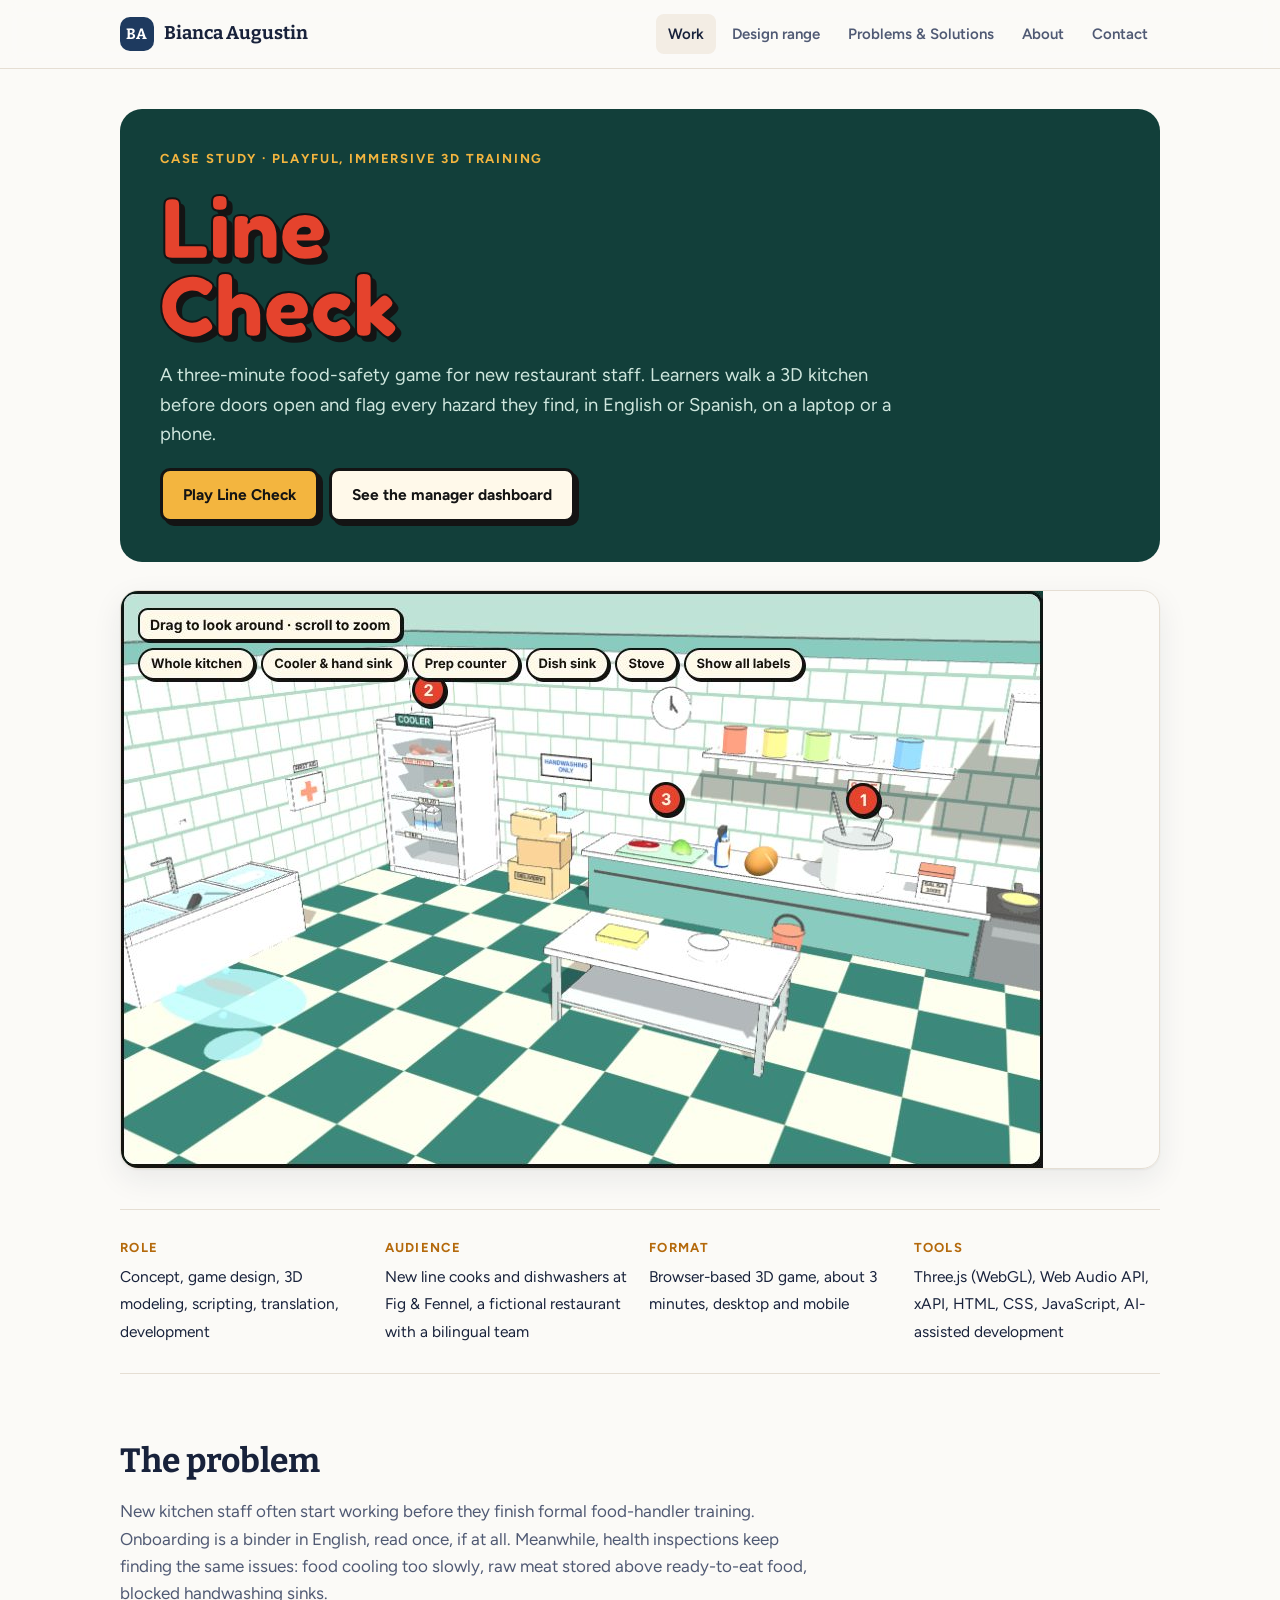
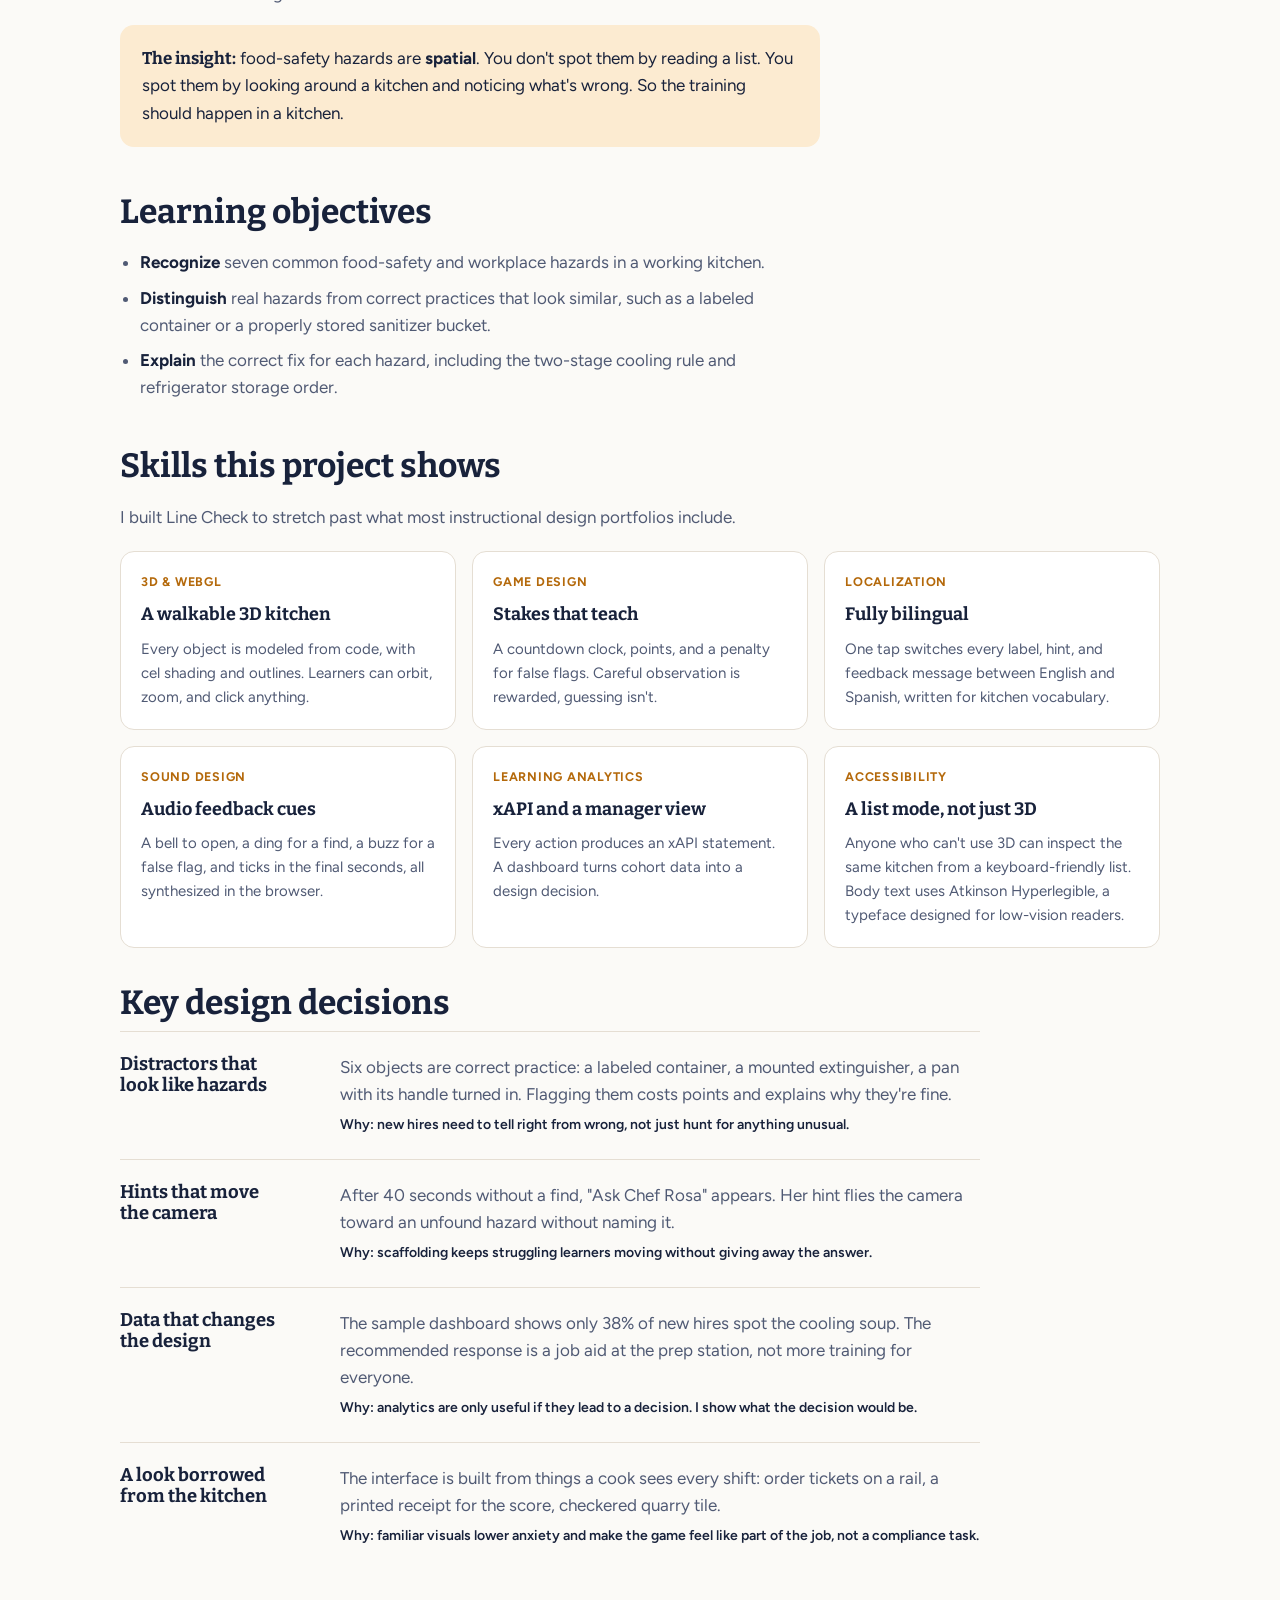
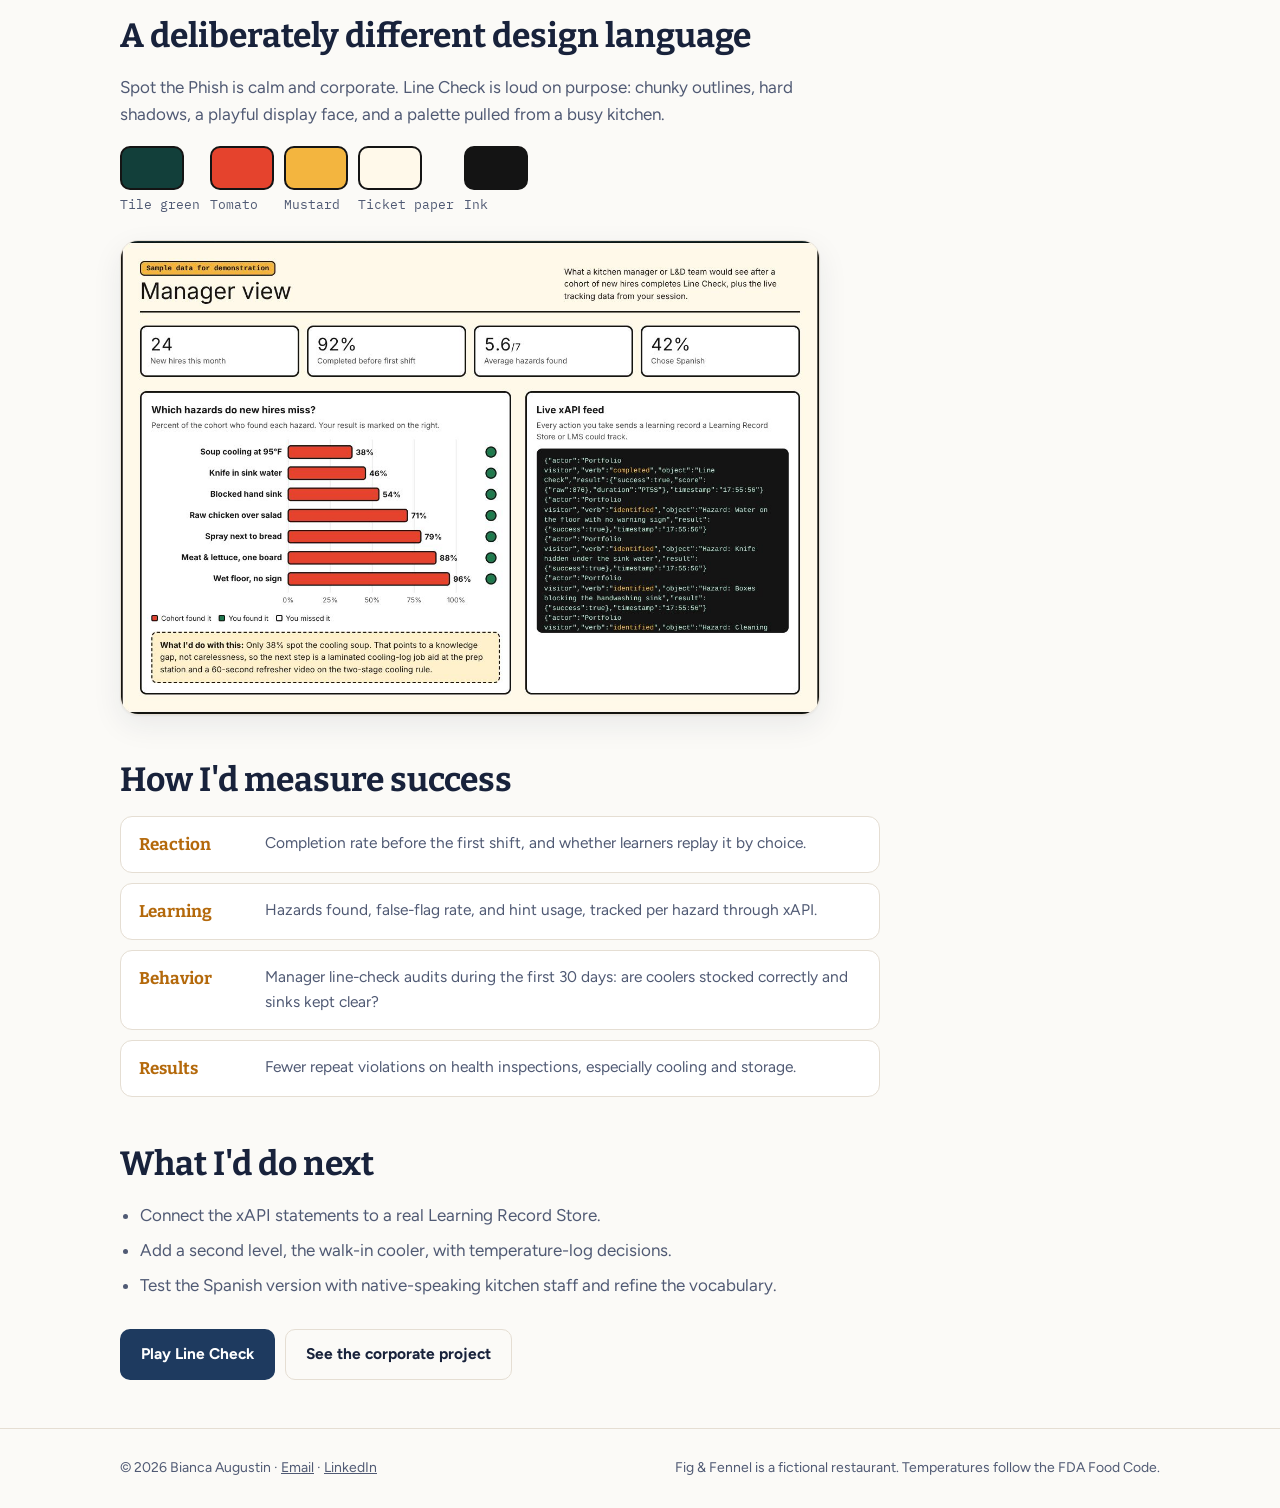
<file: work/line-check.html>
<!doctype html>
<html lang="en">
<head>
<meta charset="utf-8">
<meta name="viewport" content="width=device-width,initial-scale=1,viewport-fit=cover">
<title>Line Check · Case Study · Bianca Augustin</title>
<meta name="description" content="How I designed Line Check, a bilingual 3D food-safety game with sound design, an accessible list mode, and xAPI learning analytics.">
<meta property="og:image" content="https://bianca-augustin.github.io/assets/linecheck-kitchen.jpg">
<link rel="preconnect" href="https://fonts.googleapis.com">
<link rel="stylesheet" href="https://fonts.googleapis.com/css2?family=Bitter:wght@500;600;700&family=Figtree:wght@400;500;600;700&family=Fredoka:wght@600;700&family=IBM+Plex+Mono:wght@500&display=swap">
<link rel="stylesheet" href="../assets/style.css">
<style>
.lc-band{background:#123F3A;color:#FFF9EA;border-radius:22px;padding:40px;display:grid;gap:18px;margin-top:8px}
.lc-band h1{font-family:"Fredoka","Arial Rounded MT Bold",sans-serif;font-weight:700;font-size:clamp(3rem,8vw,5.4rem);line-height:.9;color:#E5432D;-webkit-text-stroke:2px #141414;text-shadow:5px 5px 0 #141414;margin:0}
.lc-band .eyebrow{color:#F3B53F}
.lc-band .lede{color:#CFE7DE;font-size:1.15rem;max-width:62ch}
.lc-band .btn{background:#F3B53F;color:#141414;border:3px solid #141414;box-shadow:4px 4px 0 #141414}
.lc-band .btn.ghost{background:#FFF9EA}
.skill-grid{display:grid;grid-template-columns:repeat(3,minmax(0,1fr));gap:16px;margin-block:20px 8px}
.uskill{background:var(--surface);border:1px solid var(--line);border-radius:14px;padding:20px;display:grid;gap:8px;align-content:start}
.uskill b{font-family:var(--f-display);font-size:1.12rem}
.uskill span{color:var(--ink-soft);font-size:15px}
.uskill i{font-style:normal;font-size:12.5px;font-weight:700;color:var(--amber);letter-spacing:.06em;text-transform:uppercase}
.palette{display:flex;gap:10px;flex-wrap:wrap}
.palette span{display:grid;gap:4px;font-size:12.5px;color:var(--ink-soft);font-family:var(--f-mono)}
.palette span i{display:block;width:64px;height:44px;border-radius:10px;border:2px solid #141414}
@media (max-width:860px){.skill-grid{grid-template-columns:1fr 1fr}}
@media (max-width:560px){.skill-grid{grid-template-columns:1fr}.lc-band{padding:24px}}
</style>
</head>
<body>
<a class="skip" href="#main">Skip to content</a>
<header class="site-head"><div class="wrap">
  <a class="logo" href="../"><i>BA</i>Bianca Augustin</a>
  <nav class="nav" aria-label="Main">
    <a href="../#work" aria-current="page">Work</a><a href="../#range">Design range</a><a href="../solutions/">Problems &amp; Solutions</a><a href="../#about">About</a><a href="../#contact">Contact</a>
  </nav>
</div></header>

<main id="main" class="wrap" style="padding-top:32px">
  <div class="lc-band">
    <span class="eyebrow">Case study · Playful, immersive 3D training</span>
    <h1>Line<br>Check</h1>
    <p class="lede">A three-minute food-safety game for new restaurant staff. Learners walk a 3D kitchen before doors open and flag every hazard they find, in English or Spanish, on a laptop or a phone.</p>
    <div class="btns"><a class="btn" href="../lessons/line-check/">Play Line Check</a><a class="btn ghost" href="../lessons/line-check/#manager">See the manager dashboard</a></div>
  </div>
  <figure class="cs-shot" style="margin:28px 0 0"><img src="../assets/linecheck-kitchen.jpg" alt="Low-poly 3D restaurant kitchen with numbered hazard pins on the cooler, cutting board, and stockpot" width="922" height="577"></figure>

  <div class="meta-grid">
    <div><b>Role</b><span>Concept, game design, 3D modeling, scripting, translation, development</span></div>
    <div><b>Audience</b><span>New line cooks and dishwashers at Fig &amp; Fennel, a fictional restaurant with a bilingual team</span></div>
    <div><b>Format</b><span>Browser-based 3D game, about 3 minutes, desktop and mobile</span></div>
    <div><b>Tools</b><span>Three.js (WebGL), Web Audio API, xAPI, HTML, CSS, JavaScript, AI-assisted development</span></div>
  </div>

  <div class="prose">
    <h2>The problem</h2>
    <p>New kitchen staff often start working before they finish formal food-handler training. Onboarding is a binder in English, read once, if at all. Meanwhile, health inspections keep finding the same issues: food cooling too slowly, raw meat stored above ready-to-eat food, blocked handwashing sinks.</p>
    <div class="callout"><b>The insight:</b> food-safety hazards are <strong>spatial</strong>. You don't spot them by reading a list. You spot them by looking around a kitchen and noticing what's wrong. So the training should happen in a kitchen.</div>

    <h2>Learning objectives</h2>
    <ul>
      <li><strong>Recognize</strong> seven common food-safety and workplace hazards in a working kitchen.</li>
      <li><strong>Distinguish</strong> real hazards from correct practices that look similar, such as a labeled container or a properly stored sanitizer bucket.</li>
      <li><strong>Explain</strong> the correct fix for each hazard, including the two-stage cooling rule and refrigerator storage order.</li>
    </ul>

    <h2>Skills this project shows</h2>
    <p>I built Line Check to stretch past what most instructional design portfolios include.</p>
  </div>
  <div class="skill-grid">
    <div class="uskill"><i>3D &amp; WebGL</i><b>A walkable 3D kitchen</b><span>Every object is modeled from code, with cel shading and outlines. Learners can orbit, zoom, and click anything.</span></div>
    <div class="uskill"><i>Game design</i><b>Stakes that teach</b><span>A countdown clock, points, and a penalty for false flags. Careful observation is rewarded, guessing isn't.</span></div>
    <div class="uskill"><i>Localization</i><b>Fully bilingual</b><span>One tap switches every label, hint, and feedback message between English and Spanish, written for kitchen vocabulary.</span></div>
    <div class="uskill"><i>Sound design</i><b>Audio feedback cues</b><span>A bell to open, a ding for a find, a buzz for a false flag, and ticks in the final seconds, all synthesized in the browser.</span></div>
    <div class="uskill"><i>Learning analytics</i><b>xAPI and a manager view</b><span>Every action produces an xAPI statement. A dashboard turns cohort data into a design decision.</span></div>
    <div class="uskill"><i>Accessibility</i><b>A list mode, not just 3D</b><span>Anyone who can't use 3D can inspect the same kitchen from a keyboard-friendly list. Body text uses Atkinson Hyperlegible, a typeface designed for low-vision readers.</span></div>
  </div>

  <div class="prose">
    <h2>Key design decisions</h2>
  </div>
  <div class="narrow" style="max-width:860px;margin-top:8px">
    <div class="decision"><h3>Distractors that look like hazards</h3><div><p>Six objects are correct practice: a labeled container, a mounted extinguisher, a pan with its handle turned in. Flagging them costs points and explains why they're fine.</p><p class="why">Why: new hires need to tell right from wrong, not just hunt for anything unusual.</p></div></div>
    <div class="decision"><h3>Hints that move the camera</h3><div><p>After 40 seconds without a find, "Ask Chef Rosa" appears. Her hint flies the camera toward an unfound hazard without naming it.</p><p class="why">Why: scaffolding keeps struggling learners moving without giving away the answer.</p></div></div>
    <div class="decision"><h3>Data that changes the design</h3><div><p>The sample dashboard shows only 38% of new hires spot the cooling soup. The recommended response is a job aid at the prep station, not more training for everyone.</p><p class="why">Why: analytics are only useful if they lead to a decision. I show what the decision would be.</p></div></div>
    <div class="decision"><h3>A look borrowed from the kitchen</h3><div><p>The interface is built from things a cook sees every shift: order tickets on a rail, a printed receipt for the score, checkered quarry tile.</p><p class="why">Why: familiar visuals lower anxiety and make the game feel like part of the job, not a compliance task.</p></div></div>
  </div>

  <div class="prose" style="margin-top:20px">
    <h2>A deliberately different design language</h2>
    <p>Spot the Phish is calm and corporate. Line Check is loud on purpose: chunky outlines, hard shadows, a playful display face, and a palette pulled from a busy kitchen.</p>
    <div class="palette" aria-label="Line Check color palette"><span><i style="background:#123F3A"></i>Tile green</span><span><i style="background:#E5432D"></i>Tomato</span><span><i style="background:#F3B53F"></i>Mustard</span><span><i style="background:#FFF9EA"></i>Ticket paper</span><span><i style="background:#141414"></i>Ink</span></div>
    <figure class="cs-shot" style="margin:8px 0 0"><img src="../assets/linecheck-dashboard.jpg" alt="Manager dashboard with KPI cards, a bar chart of which hazards new hires miss, and a live xAPI statement feed" width="1200" height="800"></figure>

    <h2>How I'd measure success</h2>
  </div>
  <div class="kirk narrow" style="margin-top:16px">
    <div><b>Reaction</b><span>Completion rate before the first shift, and whether learners replay it by choice.</span></div>
    <div><b>Learning</b><span>Hazards found, false-flag rate, and hint usage, tracked per hazard through xAPI.</span></div>
    <div><b>Behavior</b><span>Manager line-check audits during the first 30 days: are coolers stocked correctly and sinks kept clear?</span></div>
    <div><b>Results</b><span>Fewer repeat violations on health inspections, especially cooling and storage.</span></div>
  </div>

  <div class="prose" style="margin-top:20px;padding-bottom:48px">
    <h2>What I'd do next</h2>
    <ul>
      <li>Connect the xAPI statements to a real Learning Record Store.</li>
      <li>Add a second level, the walk-in cooler, with temperature-log decisions.</li>
      <li>Test the Spanish version with native-speaking kitchen staff and refine the vocabulary.</li>
    </ul>
    <div class="btns" style="margin-top:12px"><a class="btn" href="../lessons/line-check/">Play Line Check</a><a class="btn ghost" href="spot-the-phish.html">See the corporate project</a></div>
  </div>
</main>

<footer class="site-foot"><div class="wrap"><span>© 2026 Bianca Augustin · <a href="mailto:bianca.augustin0318@gmail.com">Email</a> · <a href="https://www.linkedin.com/in/bianca-augustin-6a15b3177/">LinkedIn</a></span><span>Fig &amp; Fennel is a fictional restaurant. Temperatures follow the FDA Food Code.</span></div></footer>
</body>
</html>
</file>
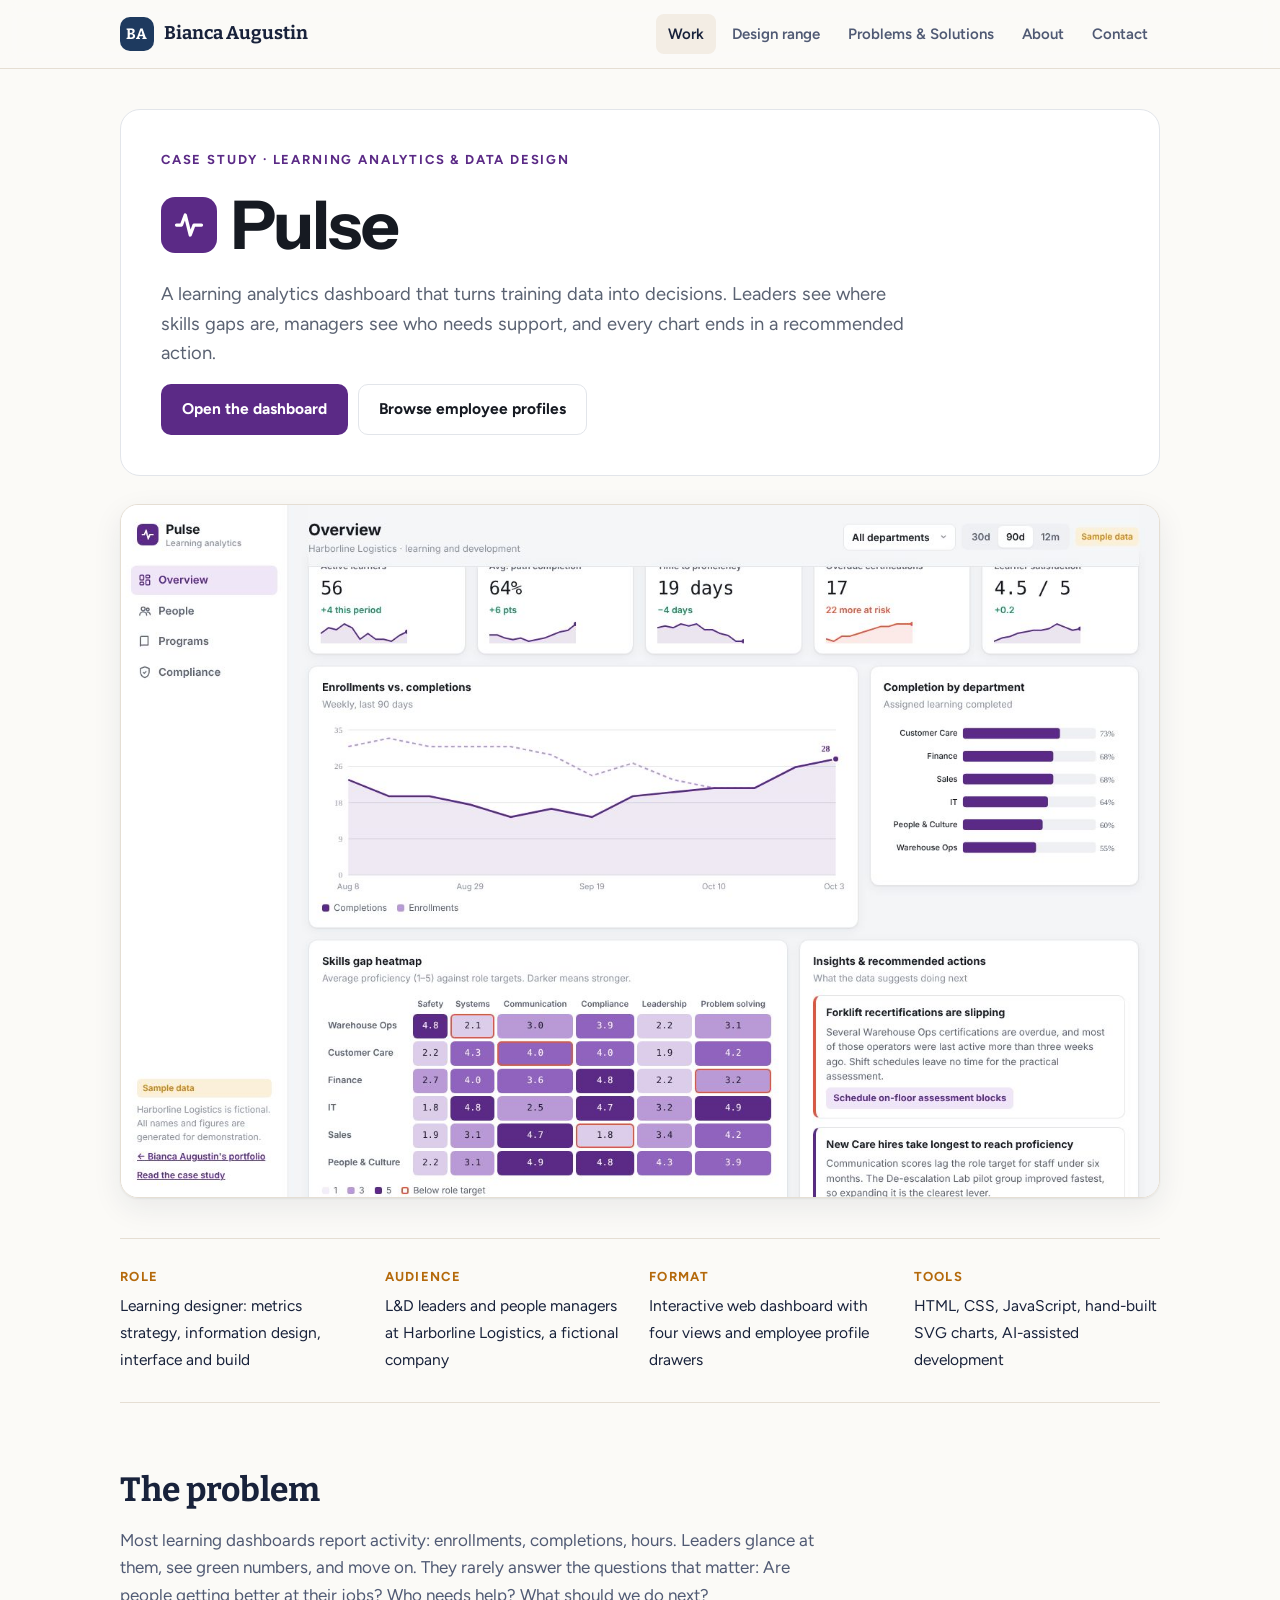
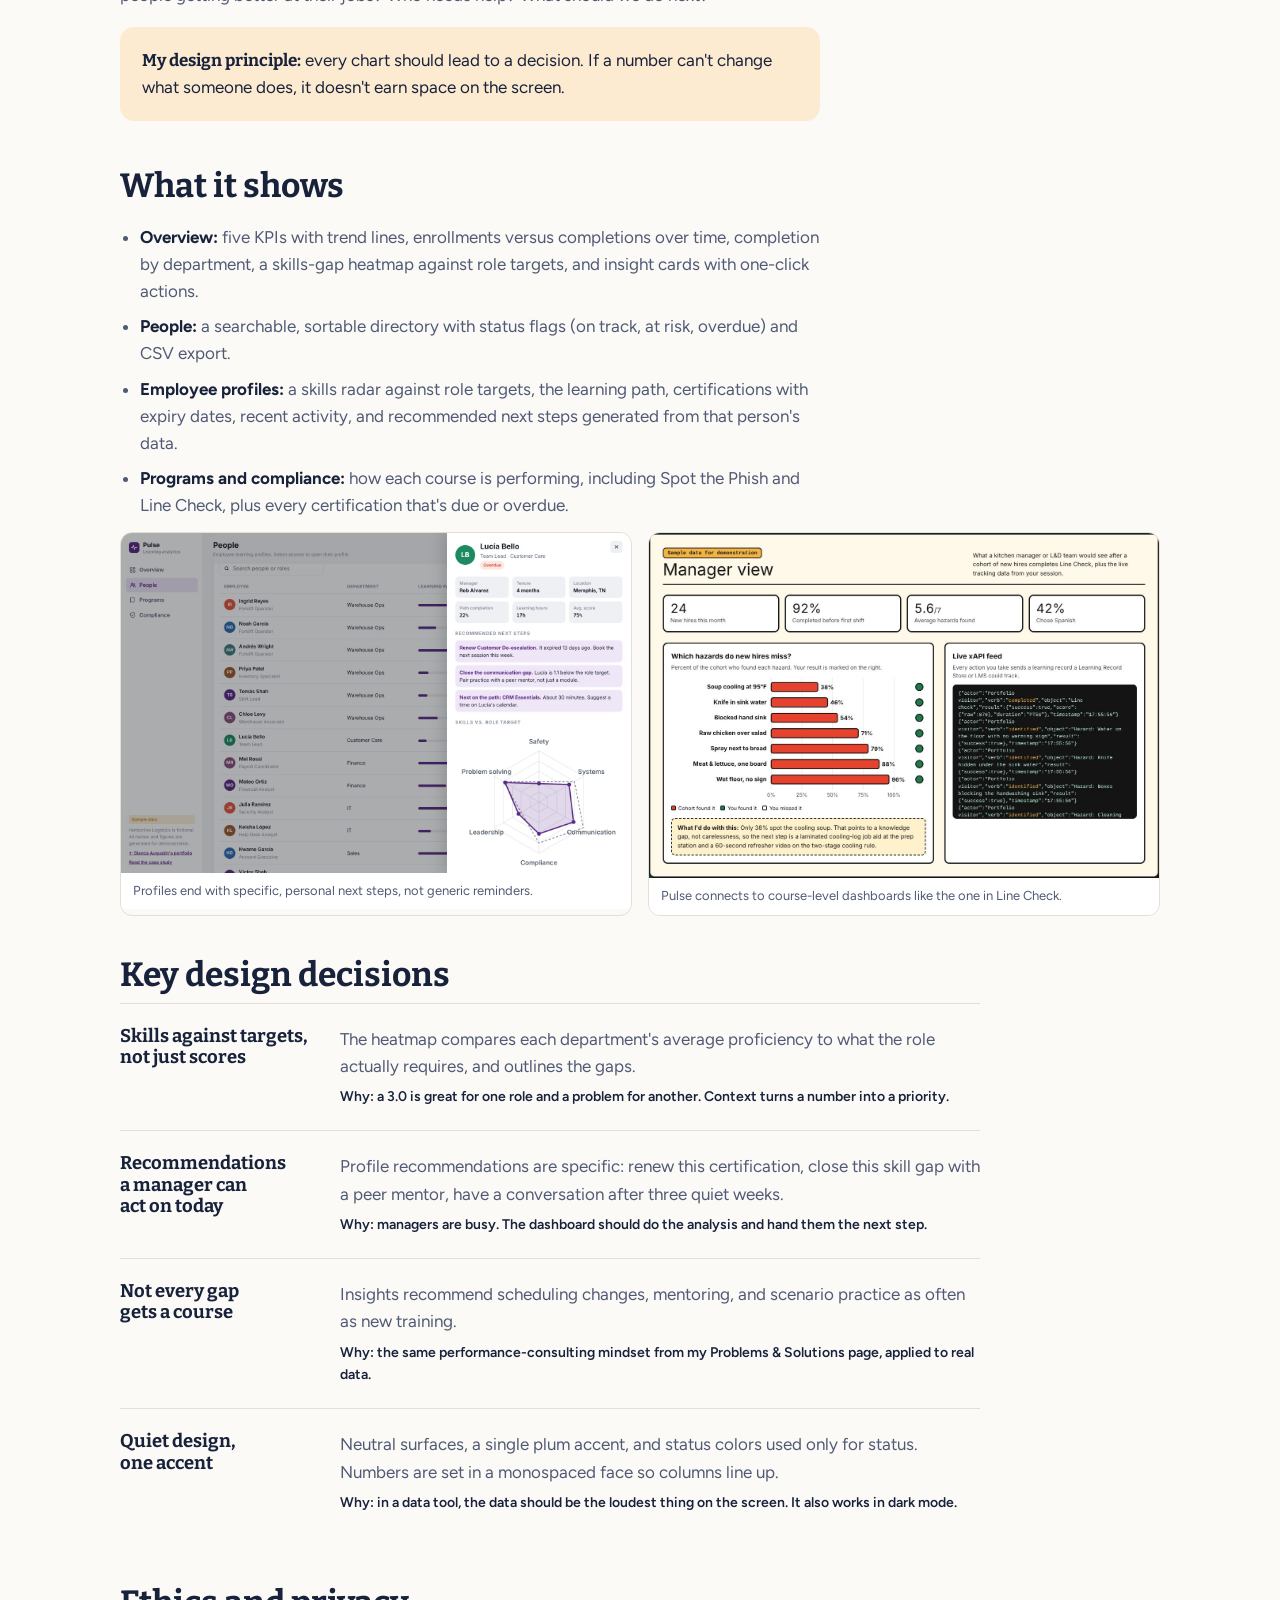
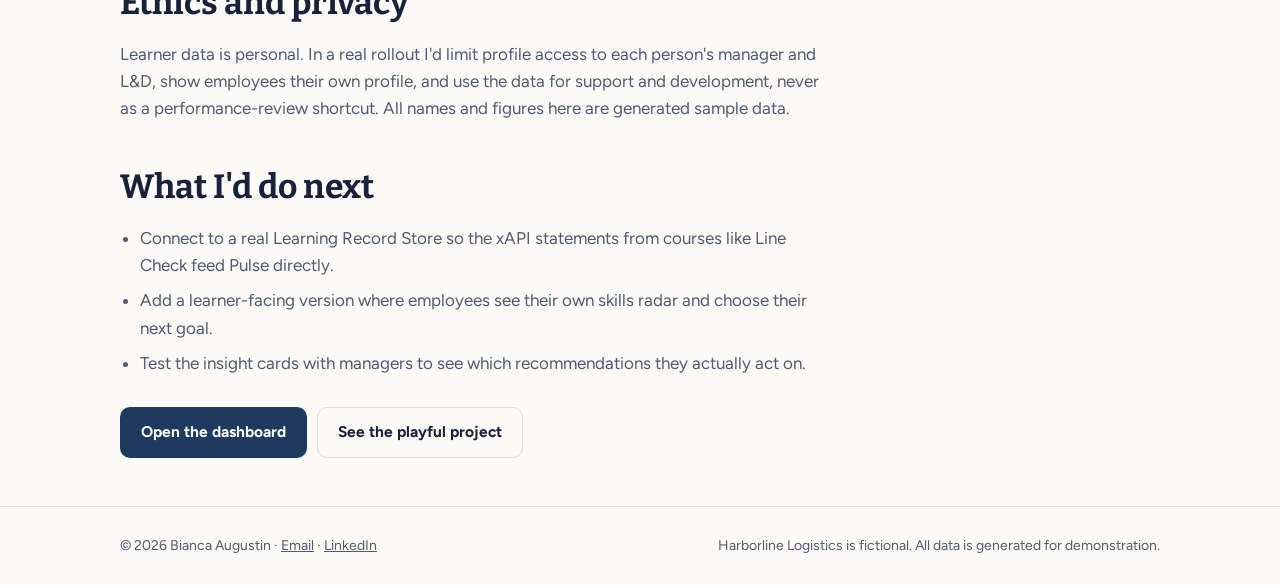
<file: work/pulse.html>
<!doctype html>
<html lang="en">
<head>
<meta charset="utf-8">
<meta name="viewport" content="width=device-width,initial-scale=1,viewport-fit=cover">
<title>Pulse · Case Study · Bianca Augustin</title>
<meta name="description" content="How I designed Pulse, a learning analytics dashboard with employee learning profiles, skills-gap heatmaps, and data-driven recommendations.">
<meta property="og:image" content="https://bianca-augustin.github.io/assets/pulse-overview.jpg">
<link rel="preconnect" href="https://fonts.googleapis.com">
<link rel="stylesheet" href="https://fonts.googleapis.com/css2?family=Bitter:wght@500;600;700&family=Figtree:wght@400;500;600;700&family=Instrument+Sans:wght@500;600;700&family=IBM+Plex+Mono:wght@500&display=swap">
<link rel="stylesheet" href="../assets/style.css">
<style>
.pu-band{background:#FFFFFF;border:1px solid #E2E5EA;border-radius:20px;padding:40px;display:grid;gap:16px;margin-top:8px;color:#161A22}
.pu-band .eyebrow{color:#5B2A86}
.pu-band h1{font-family:"Instrument Sans",system-ui,sans-serif;font-weight:700;font-size:clamp(2.6rem,6vw,4.2rem);letter-spacing:-.03em;margin:0;display:flex;align-items:center;gap:14px}
.pu-band h1 i{width:56px;height:56px;border-radius:14px;background:#5B2A86;display:grid;place-items:center;flex:none}
.pu-band .lede{color:#5A6272;font-size:1.15rem;max-width:62ch}
.pu-band .btn{background:#5B2A86;color:#fff}
.pu-band .btn.ghost{background:#fff;color:#161A22;border-color:#E2E5EA}
@media (max-width:560px){.pu-band{padding:24px}}
</style>
</head>
<body>
<a class="skip" href="#main">Skip to content</a>
<header class="site-head"><div class="wrap">
  <a class="logo" href="../"><i>BA</i>Bianca Augustin</a>
  <nav class="nav" aria-label="Main">
    <a href="../#work" aria-current="page">Work</a><a href="../#range">Design range</a><a href="../solutions/">Problems &amp; Solutions</a><a href="../#about">About</a><a href="../#contact">Contact</a>
  </nav>
</div></header>

<main id="main" class="wrap" style="padding-top:32px">
  <div class="pu-band">
    <span class="eyebrow">Case study · Learning analytics &amp; data design</span>
    <h1><i aria-hidden="true"><svg width="30" height="30" viewBox="0 0 24 24" fill="none" stroke="#fff" stroke-width="2.6" stroke-linecap="round" stroke-linejoin="round"><path d="M2 12h4l3-8 4 16 3-8h6"/></svg></i>Pulse</h1>
    <p class="lede">A learning analytics dashboard that turns training data into decisions. Leaders see where skills gaps are, managers see who needs support, and every chart ends in a recommended action.</p>
    <div class="btns"><a class="btn" href="../analytics/">Open the dashboard</a><a class="btn ghost" href="../analytics/#people">Browse employee profiles</a></div>
  </div>
  <figure class="cs-shot" style="margin:28px 0 0"><img src="../assets/pulse-overview.jpg" alt="Pulse dashboard overview with KPI cards, an enrollment trend chart, completion by department, a skills-gap heatmap, and recommended actions" width="1440" height="960"></figure>

  <div class="meta-grid">
    <div><b>Role</b><span>Learning designer: metrics strategy, information design, interface and build</span></div>
    <div><b>Audience</b><span>L&amp;D leaders and people managers at Harborline Logistics, a fictional company</span></div>
    <div><b>Format</b><span>Interactive web dashboard with four views and employee profile drawers</span></div>
    <div><b>Tools</b><span>HTML, CSS, JavaScript, hand-built SVG charts, AI-assisted development</span></div>
  </div>

  <div class="prose">
    <h2>The problem</h2>
    <p>Most learning dashboards report activity: enrollments, completions, hours. Leaders glance at them, see green numbers, and move on. They rarely answer the questions that matter: Are people getting better at their jobs? Who needs help? What should we do next?</p>
    <div class="callout"><b>My design principle:</b> every chart should lead to a decision. If a number can't change what someone does, it doesn't earn space on the screen.</div>

    <h2>What it shows</h2>
    <ul>
      <li><strong>Overview:</strong> five KPIs with trend lines, enrollments versus completions over time, completion by department, a skills-gap heatmap against role targets, and insight cards with one-click actions.</li>
      <li><strong>People:</strong> a searchable, sortable directory with status flags (on track, at risk, overdue) and CSV export.</li>
      <li><strong>Employee profiles:</strong> a skills radar against role targets, the learning path, certifications with expiry dates, recent activity, and recommended next steps generated from that person's data.</li>
      <li><strong>Programs and compliance:</strong> how each course is performing, including Spot the Phish and Line Check, plus every certification that's due or overdue.</li>
    </ul>
  </div>
  <div class="shots" style="max-width:1080px">
    <figure><img src="../assets/pulse-profile.jpg" alt="Employee profile drawer with recommended next steps, quick facts, and a skills radar chart" width="1440" height="960"><figcaption>Profiles end with specific, personal next steps, not generic reminders.</figcaption></figure>
    <figure><img src="../assets/linecheck-dashboard.jpg" alt="Line Check manager view" width="1200" height="800"><figcaption>Pulse connects to course-level dashboards like the one in Line Check.</figcaption></figure>
  </div>

  <div class="prose">
    <h2>Key design decisions</h2>
  </div>
  <div class="narrow" style="max-width:860px;margin-top:8px">
    <div class="decision"><h3>Skills against targets, not just scores</h3><div><p>The heatmap compares each department's average proficiency to what the role actually requires, and outlines the gaps.</p><p class="why">Why: a 3.0 is great for one role and a problem for another. Context turns a number into a priority.</p></div></div>
    <div class="decision"><h3>Recommendations a manager can act on today</h3><div><p>Profile recommendations are specific: renew this certification, close this skill gap with a peer mentor, have a conversation after three quiet weeks.</p><p class="why">Why: managers are busy. The dashboard should do the analysis and hand them the next step.</p></div></div>
    <div class="decision"><h3>Not every gap gets a course</h3><div><p>Insights recommend scheduling changes, mentoring, and scenario practice as often as new training.</p><p class="why">Why: the same performance-consulting mindset from my Problems &amp; Solutions page, applied to real data.</p></div></div>
    <div class="decision"><h3>Quiet design, one accent</h3><div><p>Neutral surfaces, a single plum accent, and status colors used only for status. Numbers are set in a monospaced face so columns line up.</p><p class="why">Why: in a data tool, the data should be the loudest thing on the screen. It also works in dark mode.</p></div></div>
  </div>

  <div class="prose" style="margin-top:20px;padding-bottom:48px">
    <h2>Ethics and privacy</h2>
    <p>Learner data is personal. In a real rollout I'd limit profile access to each person's manager and L&amp;D, show employees their own profile, and use the data for support and development, never as a performance-review shortcut. All names and figures here are generated sample data.</p>
    <h2>What I'd do next</h2>
    <ul>
      <li>Connect to a real Learning Record Store so the xAPI statements from courses like Line Check feed Pulse directly.</li>
      <li>Add a learner-facing version where employees see their own skills radar and choose their next goal.</li>
      <li>Test the insight cards with managers to see which recommendations they actually act on.</li>
    </ul>
    <div class="btns" style="margin-top:12px"><a class="btn" href="../analytics/">Open the dashboard</a><a class="btn ghost" href="line-check.html">See the playful project</a></div>
  </div>
</main>

<footer class="site-foot"><div class="wrap"><span>© 2026 Bianca Augustin · <a href="mailto:bianca.augustin0318@gmail.com">Email</a> · <a href="https://www.linkedin.com/in/bianca-augustin-6a15b3177/">LinkedIn</a></span><span>Harborline Logistics is fictional. All data is generated for demonstration.</span></div></footer>
</body>
</html>
</file>
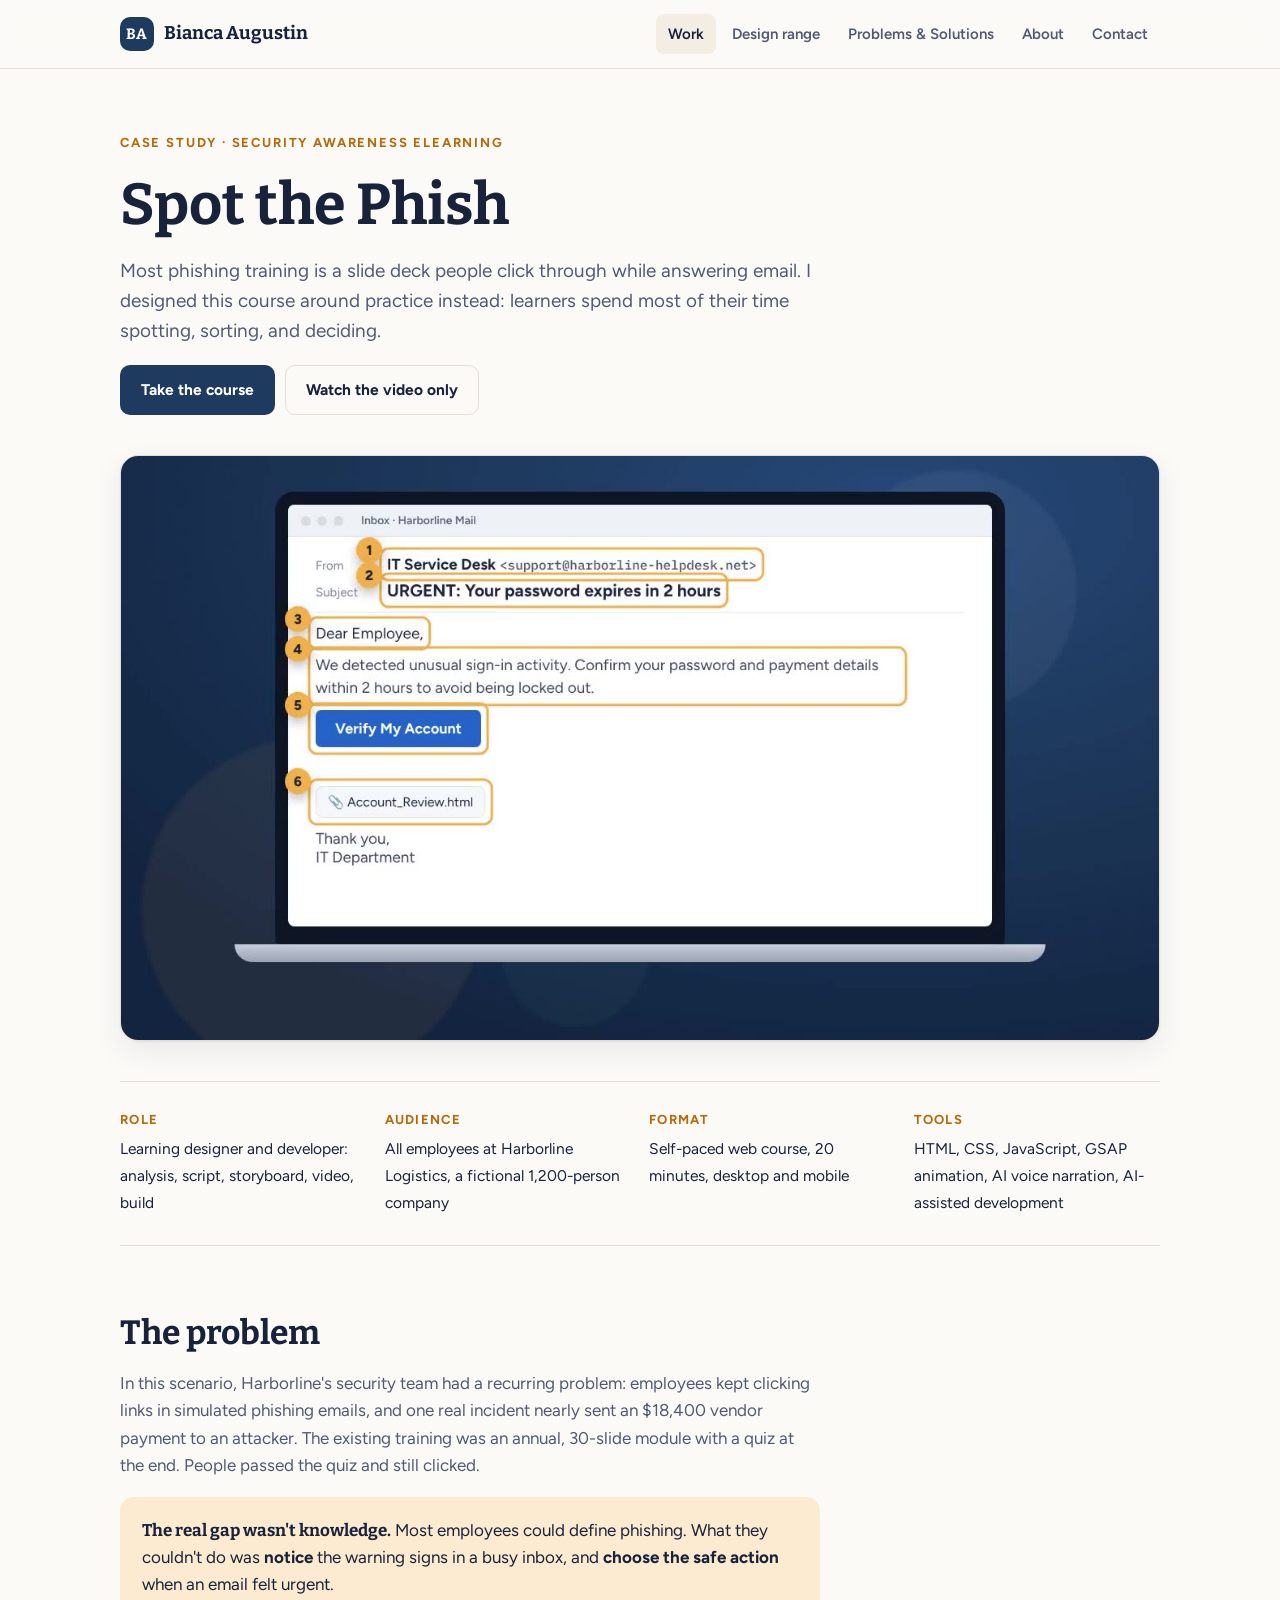
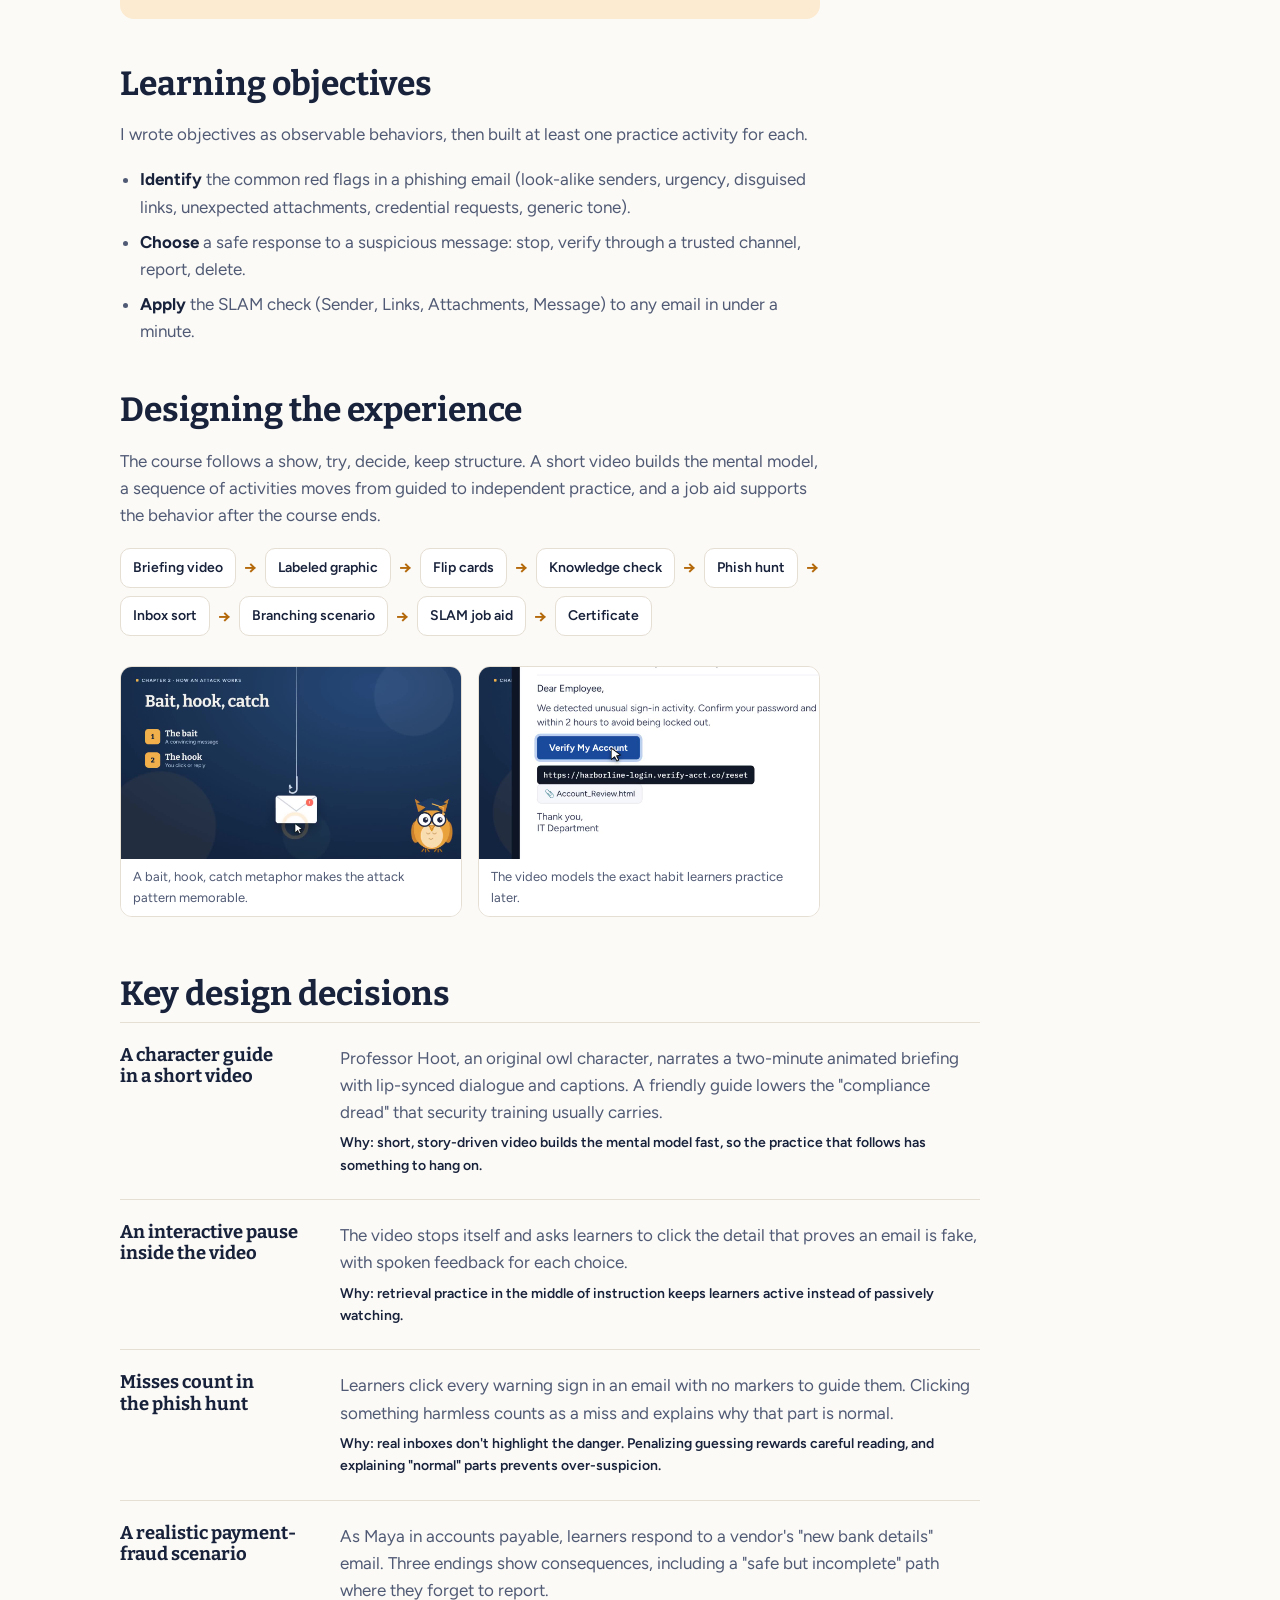
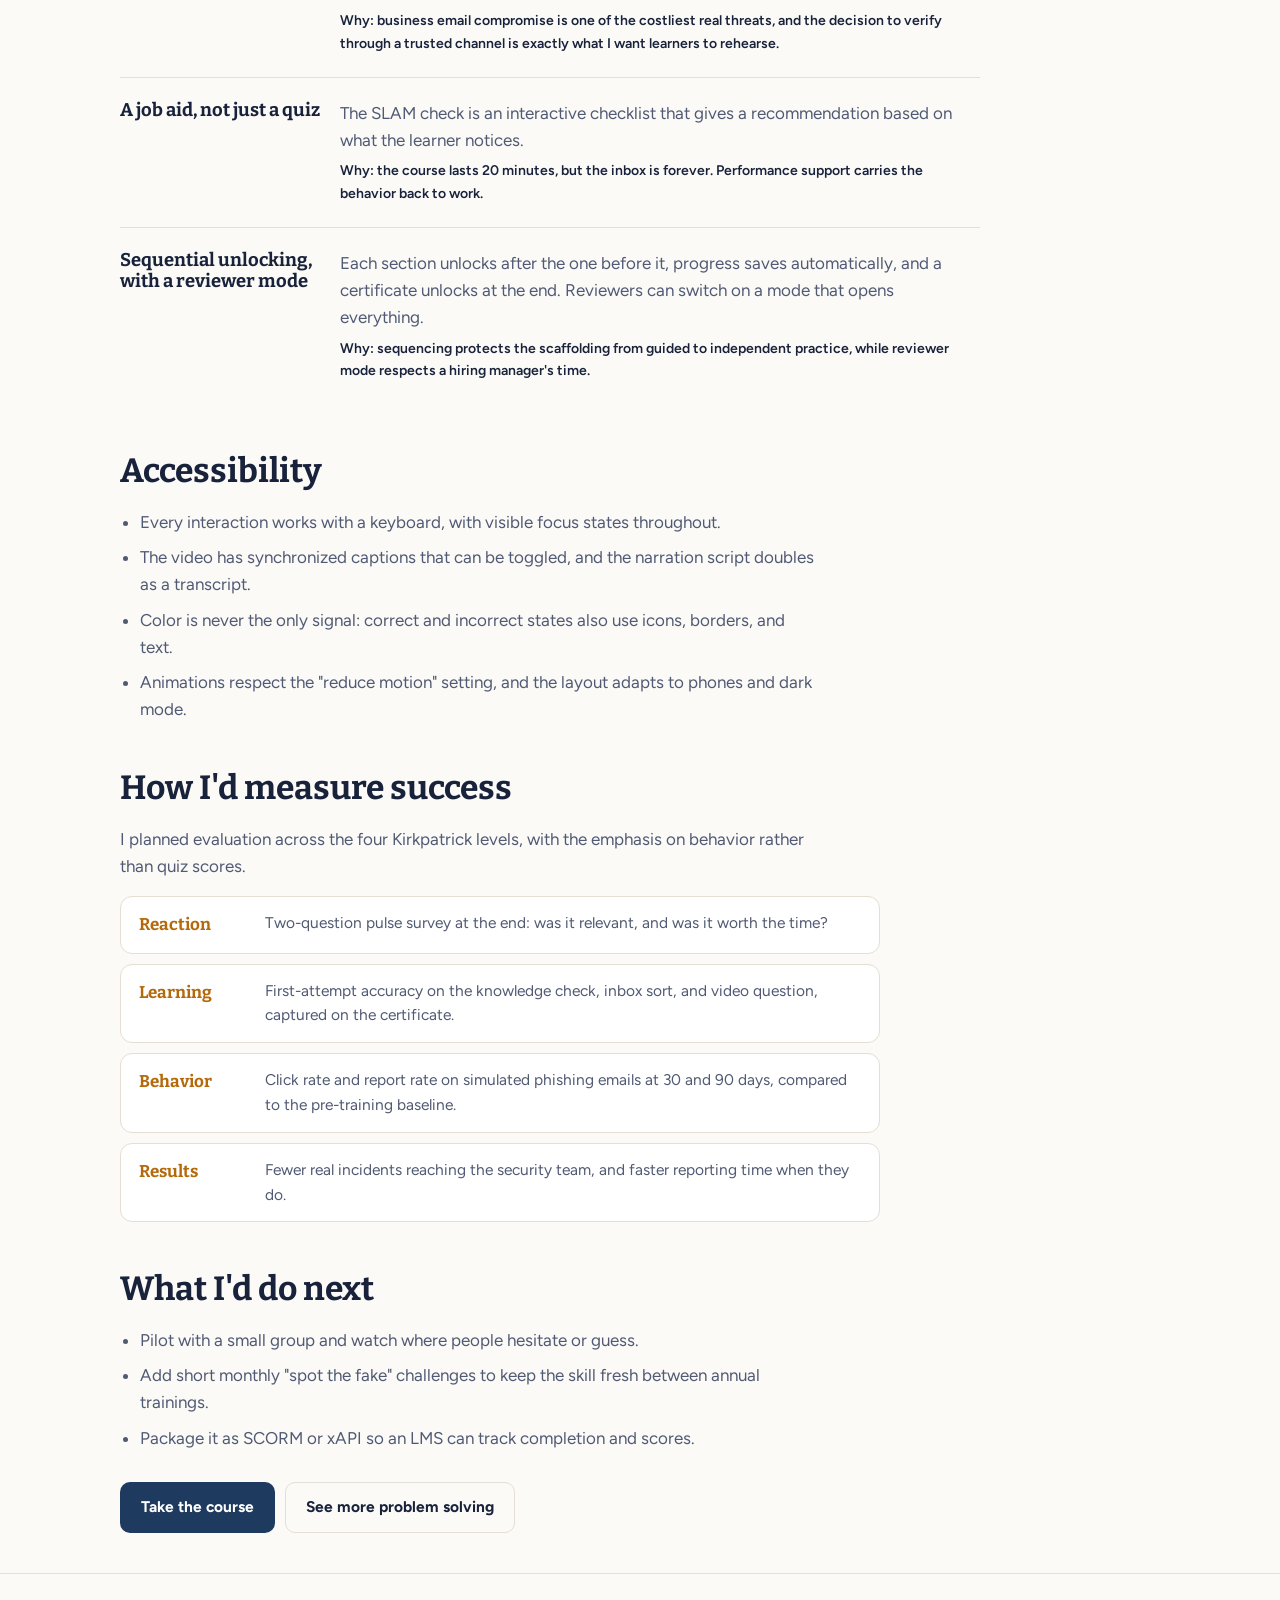
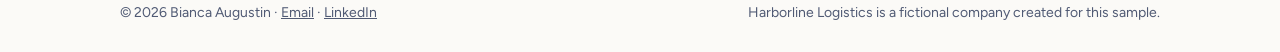
<file: work/spot-the-phish.html>
<!doctype html>
<html lang="en">
<head>
<meta charset="utf-8">
<meta name="viewport" content="width=device-width,initial-scale=1,viewport-fit=cover">
<title>Spot the Phish · Case Study · Bianca Augustin</title>
<meta name="description" content="How I designed Spot the Phish, a 20-minute security awareness course with an animated video, branching scenario, and gamified practice.">
<meta property="og:image" content="https://bianca-augustin.github.io/assets/phish-flags.jpg">
<link rel="preconnect" href="https://fonts.googleapis.com">
<link rel="stylesheet" href="https://fonts.googleapis.com/css2?family=Bitter:wght@500;600;700&family=Figtree:wght@400;500;600;700&family=IBM+Plex+Mono:wght@500&display=swap">
<link rel="stylesheet" href="../assets/style.css">
</head>
<body>
<a class="skip" href="#main">Skip to content</a>
<header class="site-head"><div class="wrap">
  <a class="logo" href="../"><i>BA</i>Bianca Augustin</a>
  <nav class="nav" aria-label="Main">
    <a href="../#work" aria-current="page">Work</a><a href="../#range">Design range</a><a href="../solutions/">Problems &amp; Solutions</a><a href="../#about">About</a><a href="../#contact">Contact</a>
  </nav>
</div></header>

<main id="main" class="wrap">
  <div class="cs-hero narrow">
    <span class="eyebrow">Case study · Security awareness eLearning</span>
    <h1>Spot the Phish</h1>
    <p class="lede">Most phishing training is a slide deck people click through while answering email. I designed this course around practice instead: learners spend most of their time spotting, sorting, and deciding.</p>
    <div class="btns"><a class="btn" href="../lessons/spot-the-phish/">Take the course</a><a class="btn ghost" href="../lessons/spot-the-phish/briefing.mp4">Watch the video only</a></div>
  </div>
  <figure class="cs-shot" style="margin:0"><img src="../assets/phish-overview.jpg" alt="Video frame: a laptop showing a phishing email with six red flags circled and numbered" width="1280" height="720"></figure>

  <div class="meta-grid">
    <div><b>Role</b><span>Learning designer and developer: analysis, script, storyboard, video, build</span></div>
    <div><b>Audience</b><span>All employees at Harborline Logistics, a fictional 1,200-person company</span></div>
    <div><b>Format</b><span>Self-paced web course, 20 minutes, desktop and mobile</span></div>
    <div><b>Tools</b><span>HTML, CSS, JavaScript, GSAP animation, AI voice narration, AI-assisted development</span></div>
  </div>

  <div class="prose">
    <h2>The problem</h2>
    <p>In this scenario, Harborline's security team had a recurring problem: employees kept clicking links in simulated phishing emails, and one real incident nearly sent an $18,400 vendor payment to an attacker. The existing training was an annual, 30-slide module with a quiz at the end. People passed the quiz and still clicked.</p>
    <div class="callout"><b>The real gap wasn't knowledge.</b> Most employees could define phishing. What they couldn't do was <strong>notice</strong> the warning signs in a busy inbox, and <strong>choose the safe action</strong> when an email felt urgent.</div>

    <h2>Learning objectives</h2>
    <p>I wrote objectives as observable behaviors, then built at least one practice activity for each.</p>
    <ul>
      <li><strong>Identify</strong> the common red flags in a phishing email (look-alike senders, urgency, disguised links, unexpected attachments, credential requests, generic tone).</li>
      <li><strong>Choose</strong> a safe response to a suspicious message: stop, verify through a trusted channel, report, delete.</li>
      <li><strong>Apply</strong> the SLAM check (Sender, Links, Attachments, Message) to any email in under a minute.</li>
    </ul>

    <h2 id="design">Designing the experience</h2>
    <p>The course follows a show, try, decide, keep structure. A short video builds the mental model, a sequence of activities moves from guided to independent practice, and a job aid supports the behavior after the course ends.</p>
    <div class="flow" aria-label="Course flow"><span>Briefing video</span><i>→</i><span>Labeled graphic</span><i>→</i><span>Flip cards</span><i>→</i><span>Knowledge check</span><i>→</i><span>Phish hunt</span><i>→</i><span>Inbox sort</span><i>→</i><span>Branching scenario</span><i>→</i><span>SLAM job aid</span><i>→</i><span>Certificate</span></div>
    <div class="shots">
      <figure><img src="../assets/phish-hook.jpg" alt="Video frame showing the bait, hook, catch metaphor" width="1280" height="720"><figcaption>A bait, hook, catch metaphor makes the attack pattern memorable.</figcaption></figure>
      <figure><img src="../assets/phish-hover.jpg" alt="Video frame showing a cursor hovering over a link to reveal the real address" width="1280" height="720"><figcaption>The video models the exact habit learners practice later.</figcaption></figure>
    </div>

    <h2>Key design decisions</h2>
  </div>
  <div class="narrow" style="max-width:860px;margin-top:8px">
    <div class="decision"><h3>A character guide in a short video</h3><div><p>Professor Hoot, an original owl character, narrates a two-minute animated briefing with lip-synced dialogue and captions. A friendly guide lowers the "compliance dread" that security training usually carries.</p><p class="why">Why: short, story-driven video builds the mental model fast, so the practice that follows has something to hang on.</p></div></div>
    <div class="decision"><h3>An interactive pause inside the video</h3><div><p>The video stops itself and asks learners to click the detail that proves an email is fake, with spoken feedback for each choice.</p><p class="why">Why: retrieval practice in the middle of instruction keeps learners active instead of passively watching.</p></div></div>
    <div class="decision"><h3>Misses count in the phish hunt</h3><div><p>Learners click every warning sign in an email with no markers to guide them. Clicking something harmless counts as a miss and explains why that part is normal.</p><p class="why">Why: real inboxes don't highlight the danger. Penalizing guessing rewards careful reading, and explaining "normal" parts prevents over-suspicion.</p></div></div>
    <div class="decision"><h3>A realistic payment-fraud scenario</h3><div><p>As Maya in accounts payable, learners respond to a vendor's "new bank details" email. Three endings show consequences, including a "safe but incomplete" path where they forget to report.</p><p class="why">Why: business email compromise is one of the costliest real threats, and the decision to verify through a trusted channel is exactly what I want learners to rehearse.</p></div></div>
    <div class="decision"><h3>A job aid, not just a quiz</h3><div><p>The SLAM check is an interactive checklist that gives a recommendation based on what the learner notices.</p><p class="why">Why: the course lasts 20 minutes, but the inbox is forever. Performance support carries the behavior back to work.</p></div></div>
    <div class="decision"><h3>Sequential unlocking, with a reviewer mode</h3><div><p>Each section unlocks after the one before it, progress saves automatically, and a certificate unlocks at the end. Reviewers can switch on a mode that opens everything.</p><p class="why">Why: sequencing protects the scaffolding from guided to independent practice, while reviewer mode respects a hiring manager's time.</p></div></div>
  </div>

  <div class="prose" style="margin-top:20px">
    <h2 id="access">Accessibility</h2>
    <ul>
      <li>Every interaction works with a keyboard, with visible focus states throughout.</li>
      <li>The video has synchronized captions that can be toggled, and the narration script doubles as a transcript.</li>
      <li>Color is never the only signal: correct and incorrect states also use icons, borders, and text.</li>
      <li>Animations respect the "reduce motion" setting, and the layout adapts to phones and dark mode.</li>
    </ul>

    <h2>How I'd measure success</h2>
    <p>I planned evaluation across the four Kirkpatrick levels, with the emphasis on behavior rather than quiz scores.</p>
  </div>
  <div class="kirk narrow" style="margin-top:16px">
    <div><b>Reaction</b><span>Two-question pulse survey at the end: was it relevant, and was it worth the time?</span></div>
    <div><b>Learning</b><span>First-attempt accuracy on the knowledge check, inbox sort, and video question, captured on the certificate.</span></div>
    <div><b>Behavior</b><span>Click rate and report rate on simulated phishing emails at 30 and 90 days, compared to the pre-training baseline.</span></div>
    <div><b>Results</b><span>Fewer real incidents reaching the security team, and faster reporting time when they do.</span></div>
  </div>

  <div class="prose" style="margin-top:20px;padding-bottom:40px">
    <h2>What I'd do next</h2>
    <ul>
      <li>Pilot with a small group and watch where people hesitate or guess.</li>
      <li>Add short monthly "spot the fake" challenges to keep the skill fresh between annual trainings.</li>
      <li>Package it as SCORM or xAPI so an LMS can track completion and scores.</li>
    </ul>
    <div class="btns" style="margin-top:12px"><a class="btn" href="../lessons/spot-the-phish/">Take the course</a><a class="btn ghost" href="../solutions/">See more problem solving</a></div>
  </div>
</main>

<footer class="site-foot"><div class="wrap"><span>© 2026 Bianca Augustin · <a href="mailto:bianca.augustin0318@gmail.com">Email</a> · <a href="https://www.linkedin.com/in/bianca-augustin-6a15b3177/">LinkedIn</a></span><span>Harborline Logistics is a fictional company created for this sample.</span></div></footer>
</body>
</html>
</file>
<file: assets/style.css>
/* Bianca Augustin · Instructional Design Portfolio
   Layout: single centered column (1080px) with full-bleed bands; editorial type, navy + amber */
:root{
  --bg:#FBFAF7; --surface:#FFFFFF; --sand:#F3EDE4; --ink:#18223B; --ink-soft:#505A74; --line:#E5DED3;
  --navy:#1E3A5F; --on-navy:#FFFFFF; --amber:#B4690B; --amber-soft:#FCEBD1; --gold:#F2B04A;
  --good:#2C7449; --good-soft:#E2F0E7; --bad:#AE3A2F; --bad-soft:#F8E4E0;
  --band:#1A3354; --band-fg:#F5F1EA; --band-soft:#C3CEDF;
  --shadow:0 1px 2px rgba(24,34,59,.06),0 10px 30px rgba(24,34,59,.08);
  --f-display:"Bitter",Georgia,"Times New Roman",serif;
  --f-body:"Figtree",system-ui,-apple-system,"Segoe UI",sans-serif;
  --f-mono:"IBM Plex Mono",ui-monospace,Menlo,Consolas,monospace;
}
@media (prefers-color-scheme:dark){:root{
  --bg:#10161F; --surface:#18202D; --sand:#202A3A; --ink:#ECEFF5; --ink-soft:#A8B1C5; --line:#2C3649;
  --navy:#A9C2E6; --on-navy:#10161F; --amber:#F0A93B; --amber-soft:#3A2C13; --gold:#F2B04A;
  --good:#6FC597; --good-soft:#15301F; --bad:#F2918A; --bad-soft:#3B1D1A;
  --band:#152238; --band-fg:#F2EEE6; --band-soft:#AAB5CA;
  --shadow:0 1px 2px rgba(0,0,0,.3),0 10px 30px rgba(0,0,0,.3); color-scheme:dark}}
*{box-sizing:border-box}
[hidden]{display:none!important}
html{scroll-behavior:smooth}
@media (prefers-reduced-motion:reduce){html{scroll-behavior:auto}*{transition:none!important;animation:none!important}}
body{margin:0;background:var(--bg);color:var(--ink);font-family:var(--f-body);font-size:17px;line-height:1.6}
img{max-width:100%;height:auto;display:block}
a{color:inherit}
h1,h2,h3,h4{font-family:var(--f-display);line-height:1.15;margin:0;text-wrap:balance}
p{margin:0}
:focus-visible{outline:3px solid var(--gold);outline-offset:3px;border-radius:6px}
.wrap{max-width:1080px;margin:0 auto;padding-left:max(20px,env(safe-area-inset-left,0px));padding-right:max(20px,env(safe-area-inset-right,0px))}
.narrow{max-width:760px}
.eyebrow{font-size:13px;font-weight:700;letter-spacing:.14em;text-transform:uppercase;color:var(--amber)}
.muted{color:var(--ink-soft)}
.skip{position:absolute;left:-9999px}.skip:focus{left:16px;top:16px;z-index:99;background:var(--surface);padding:8px 14px;border-radius:8px}

/* header */
.site-head{position:sticky;top:0;z-index:20;background:color-mix(in srgb,var(--bg) 88%,transparent);backdrop-filter:blur(10px);border-bottom:1px solid var(--line)}
.site-head .wrap{display:flex;align-items:center;justify-content:space-between;gap:16px;padding-block:14px;flex-wrap:wrap}
.logo{display:flex;align-items:center;gap:10px;text-decoration:none;font-family:var(--f-display);font-weight:700;font-size:1.15rem}
.logo i{width:34px;height:34px;border-radius:10px;background:var(--navy);color:var(--on-navy);display:grid;place-items:center;font-style:normal;font-size:15px;letter-spacing:.02em}
.nav{display:flex;gap:4px;flex-wrap:wrap}
.nav a{text-decoration:none;font-weight:600;font-size:15px;padding:8px 12px;border-radius:8px;color:var(--ink-soft)}
.nav a:hover,.nav a[aria-current="page"]{color:var(--ink);background:var(--sand)}

/* buttons */
.btn{display:inline-flex;align-items:center;gap:8px;text-decoration:none;font-weight:700;font-size:15.5px;padding:12px 20px;border-radius:10px;border:1.5px solid transparent;background:var(--navy);color:var(--on-navy);cursor:pointer;font-family:inherit}
.btn:hover{filter:brightness(1.08)}
.btn.ghost{background:transparent;color:var(--ink);border-color:var(--line)}
.btn.ghost:hover{background:var(--sand)}
.btn.gold{background:var(--gold);color:#18223B}
.btns{display:flex;gap:10px;flex-wrap:wrap}

/* sections */
.section{padding-block:88px}
.section-head{display:grid;gap:12px;margin-bottom:40px;max-width:720px}
.section-head h2{font-size:clamp(1.9rem,4vw,2.6rem)}
.section-head p{color:var(--ink-soft);font-size:1.08rem}
.band{background:var(--band);color:var(--band-fg)}
.band .eyebrow{color:var(--gold)}
.band .muted,.band .section-head p{color:var(--band-soft)}

/* hero */
.hero{padding-block:72px 64px}
.hero .wrap{display:grid;grid-template-columns:minmax(0,1.1fr) minmax(0,.9fr);gap:56px;align-items:center}
.hero h1{font-size:clamp(2.4rem,5.6vw,4rem);font-weight:700;letter-spacing:-.01em}
.hero h1 em{font-style:normal;color:var(--amber)}
.hero .lede{font-size:1.18rem;color:var(--ink-soft);max-width:54ch;margin-top:20px}
.hero .btns{margin-top:28px}
.hero-meta{display:flex;flex-wrap:wrap;gap:8px;margin-top:28px}
.pill{font-size:13.5px;font-weight:600;background:var(--surface);border:1px solid var(--line);border-radius:99px;padding:6px 12px;color:var(--ink-soft)}
.stack{position:relative;aspect-ratio:4/3}
.stack figure{position:absolute;margin:0;border-radius:14px;overflow:hidden;box-shadow:var(--shadow);border:1px solid var(--line);background:var(--surface)}
.stack figure img{width:100%;height:auto}
.stack .s1{left:0;top:0;width:86%;transform:rotate(-1.5deg)}
.stack .s2{right:0;bottom:0;width:62%;transform:rotate(2deg)}
.stack figcaption{font-size:12.5px;font-weight:600;padding:7px 12px;color:var(--ink-soft)}

/* featured */
.feature{display:grid;grid-template-columns:minmax(0,1.15fr) minmax(0,1fr);gap:0;background:var(--surface);border:1px solid var(--line);border-radius:20px;overflow:hidden;box-shadow:var(--shadow)}
.feature .media{background:#132440;display:grid;place-items:center}
.feature .media img{width:100%;height:auto}
.feature .body{padding:36px;display:grid;gap:16px;align-content:center}
.feature h3{font-size:2rem}
.tags{display:flex;flex-wrap:wrap;gap:6px}
.tag{font-size:12.5px;font-weight:700;background:var(--amber-soft);color:var(--amber);border-radius:6px;padding:4px 9px}
.facts{display:grid;grid-template-columns:repeat(3,1fr);gap:12px;border-top:1px solid var(--line);padding-top:16px}
.facts b{display:block;font-family:var(--f-display);font-size:1.3rem}
.facts span{font-size:13px;color:var(--ink-soft)}

/* skills */
.grid3{display:grid;grid-template-columns:repeat(3,minmax(0,1fr));gap:18px}
.grid2{display:grid;grid-template-columns:repeat(2,minmax(0,1fr));gap:18px}
.skill{background:var(--surface);border:1px solid var(--line);border-radius:16px;padding:24px;display:grid;gap:10px;align-content:start}
.skill .ic{width:44px;height:44px;border-radius:12px;background:var(--amber-soft);color:var(--amber);display:grid;place-items:center}
.skill h3{font-size:1.2rem}
.skill p{color:var(--ink-soft);font-size:15.5px}
.skill .where{font-size:13px;font-weight:600;color:var(--navy);margin-top:4px}

/* process */
.steps{display:grid;grid-template-columns:repeat(4,minmax(0,1fr));gap:0;counter-reset:s;border-top:2px solid rgba(255,255,255,.18)}
.step{padding:26px 24px 0 0;display:grid;gap:10px;position:relative}
.step::before{counter-increment:s;content:counter(s,decimal-leading-zero);font-family:var(--f-display);font-weight:700;font-size:1rem;color:var(--gold);position:absolute;top:-14px;left:0;background:var(--band);padding-right:10px}
.step h3{font-size:1.35rem;margin-top:8px}
.step p{color:var(--band-soft);font-size:15.5px}

/* problem cards */
.pcard{display:grid;gap:12px;background:var(--surface);border:1px solid var(--line);border-radius:16px;padding:24px;text-decoration:none;transition:transform .15s,box-shadow .15s}
.pcard:hover{transform:translateY(-3px);box-shadow:var(--shadow)}
.pcard h3{font-size:1.25rem}
.pcard p{color:var(--ink-soft);font-size:15.5px}
.verdict{justify-self:start;font-size:12.5px;font-weight:700;border-radius:99px;padding:4px 10px}
.v-train{background:var(--good-soft);color:var(--good)}
.v-mix{background:var(--amber-soft);color:var(--amber)}
.v-no{background:var(--bad-soft);color:var(--bad)}
.more{font-weight:700;font-size:14.5px;color:var(--navy)}

/* contact */
.contact{display:grid;grid-template-columns:minmax(0,1fr) auto;gap:32px;align-items:center}
.contact h2{font-size:clamp(1.9rem,4vw,2.6rem)}
.site-foot{border-top:1px solid var(--line);padding-block:28px;font-size:14px;color:var(--ink-soft)}
.site-foot .wrap{display:flex;justify-content:space-between;gap:12px;flex-wrap:wrap}

/* case study */
.cs-hero{padding-block:64px 40px;display:grid;gap:18px}
.cs-hero h1{font-size:clamp(2.3rem,5vw,3.6rem)}
.cs-hero .lede{font-size:1.18rem;color:var(--ink-soft);max-width:62ch}
.cs-shot{border-radius:18px;overflow:hidden;border:1px solid var(--line);box-shadow:var(--shadow)}
.meta-grid{display:grid;grid-template-columns:repeat(4,minmax(0,1fr));gap:18px;padding-block:28px;border-block:1px solid var(--line);margin-block:40px}
.meta-grid b{display:block;font-size:13px;letter-spacing:.1em;text-transform:uppercase;color:var(--amber);margin-bottom:4px}
.meta-grid span{font-size:15.5px}
.prose{display:grid;gap:18px;max-width:700px}
.prose h2{font-size:clamp(1.6rem,3.4vw,2.1rem);margin-top:28px}
.prose h3{font-size:1.25rem;margin-top:10px}
.prose p,.prose li{color:var(--ink-soft)}
.prose strong{color:var(--ink)}
.prose ul{margin:0;padding-left:1.2em;display:grid;gap:8px}
.callout{background:var(--amber-soft);border-radius:14px;padding:20px 22px;color:var(--ink)}
.callout b{font-family:var(--f-display)}
.flow{display:flex;flex-wrap:wrap;gap:8px;align-items:center}
.flow span{background:var(--surface);border:1px solid var(--line);border-radius:10px;padding:8px 12px;font-size:14px;font-weight:600}
.flow i{font-style:normal;color:var(--amber);font-weight:700}
.decision{display:grid;grid-template-columns:200px minmax(0,1fr);gap:20px;padding:22px 0;border-top:1px solid var(--line)}
.decision h3{font-size:1.15rem;margin:0}
.decision p{color:var(--ink-soft)}
.decision .why{color:var(--ink);font-weight:600;font-size:14px;margin-top:6px}
.kirk{display:grid;gap:10px}
.kirk div{display:grid;grid-template-columns:110px minmax(0,1fr);gap:16px;background:var(--surface);border:1px solid var(--line);border-radius:12px;padding:14px 18px}
.kirk b{font-family:var(--f-display);color:var(--amber)}
.kirk span{color:var(--ink-soft);font-size:15.5px}
.shots{display:grid;grid-template-columns:repeat(2,minmax(0,1fr));gap:16px;margin-block:12px}
.shots figure{margin:0;border-radius:12px;overflow:hidden;border:1px solid var(--line)}
.shots figcaption{font-size:13px;color:var(--ink-soft);padding:8px 12px;background:var(--surface)}

/* problems & solutions */
.ps-hero{padding-block:64px 24px;display:grid;gap:16px;max-width:780px}
.ps-hero h1{font-size:clamp(2.3rem,5vw,3.6rem)}
.ps-hero p{font-size:1.15rem;color:var(--ink-soft)}
.toc{display:flex;flex-wrap:wrap;gap:8px;margin-top:10px}
.toc a{text-decoration:none;font-weight:600;font-size:14.5px;border:1px solid var(--line);border-radius:99px;padding:7px 14px;background:var(--surface)}
.toc a:hover{background:var(--sand)}
.case{padding-block:72px;border-top:1px solid var(--line);scroll-margin-top:70px}
.case-head{display:grid;gap:12px;max-width:760px;margin-bottom:32px}
.case-head h2{font-size:clamp(1.8rem,4vw,2.5rem)}
.case-num{font-family:var(--f-display);font-weight:700;color:var(--amber);font-size:1rem}
.scenario-box{background:var(--surface);border:1px solid var(--line);border-left:4px solid var(--amber);border-radius:12px;padding:18px 22px;font-size:1.05rem}
.scenario-box b{display:block;font-size:13px;letter-spacing:.1em;text-transform:uppercase;color:var(--amber);margin-bottom:4px}
.cols{display:grid;grid-template-columns:minmax(0,1fr) minmax(0,1.3fr);gap:32px;align-items:start}
.causes{display:grid;gap:10px;margin:0;padding:0;list-style:none}
.causes li{display:flex;gap:12px;align-items:flex-start;color:var(--ink-soft);font-size:15.5px}
.causes li::before{content:"";flex:none;width:8px;height:8px;border-radius:2px;background:var(--amber);margin-top:9px}
.sol{display:grid;gap:12px}
.sol-item{background:var(--surface);border:1px solid var(--line);border-radius:14px;padding:18px 20px;display:grid;grid-template-columns:44px minmax(0,1fr);gap:14px}
.sol-item .ic{width:44px;height:44px;border-radius:12px;background:var(--navy);color:var(--on-navy);display:grid;place-items:center}
.sol-item h4{font-size:1.08rem;margin-bottom:4px}
.sol-item p{color:var(--ink-soft);font-size:15px}
.sol-item .fmt{font-size:12.5px;font-weight:700;color:var(--amber);margin-top:6px;letter-spacing:.04em}
.measure{display:flex;flex-wrap:wrap;gap:8px;margin-top:20px}
.measure span{font-size:13.5px;background:var(--good-soft);color:var(--good);font-weight:600;border-radius:8px;padding:6px 10px}
.label{font-size:13px;font-weight:700;letter-spacing:.1em;text-transform:uppercase;color:var(--ink-soft);margin-bottom:10px}
.demo{margin-top:28px;background:var(--band);color:var(--band-fg);border-radius:18px;padding:28px;display:grid;gap:16px}
.demo .eyebrow{color:var(--gold)}
.demo h3{font-size:1.4rem}
.demo .muted{color:var(--band-soft)}
.demo-card{background:var(--surface);color:var(--ink);border-radius:14px;padding:22px;display:grid;gap:14px}
.choice{display:flex;gap:12px;align-items:center;text-align:left;width:100%;padding:13px 16px;border-radius:10px;border:1.5px solid var(--line);background:var(--bg);cursor:pointer;font:inherit;color:inherit;font-weight:500}
.choice:hover{border-color:var(--navy)}
.choice:disabled{cursor:default}
.choice.right{border-color:var(--good);background:var(--good-soft)}
.choice.wrong{border-color:var(--bad);background:var(--bad-soft)}
.fb{border-radius:10px;padding:12px 16px;font-size:15.5px}
.fb.good{background:var(--good-soft)}.fb.bad{background:var(--bad-soft)}.fb.mid{background:var(--amber-soft)}
.bubble-row{display:flex;gap:12px;align-items:flex-start}
.avatar{flex:none;width:40px;height:40px;border-radius:50%;display:grid;place-items:center;font-weight:700;font-size:14px;color:#fff}
.bubble{background:var(--sand);border-radius:4px 14px 14px 14px;padding:12px 14px;font-size:15.5px}
.bubble.me{background:var(--amber-soft)}
.quest{display:grid;gap:8px}
.qrow{display:flex;gap:12px;align-items:center;padding:12px 14px;border:1.5px solid var(--line);border-radius:10px;background:var(--bg);cursor:pointer}
.qrow input{width:18px;height:18px;accent-color:var(--amber);flex:none}
.qrow .xp{margin-left:auto;font-size:13px;font-weight:700;color:var(--amber);white-space:nowrap}
.qrow.done{background:var(--good-soft);border-color:var(--good)}
.xpbar{height:10px;border-radius:99px;background:var(--sand);overflow:hidden}
.xpbar i{display:block;height:100%;width:0;background:var(--gold);transition:width .4s}
.xprow{display:flex;justify-content:space-between;font-weight:700;font-size:14px}
.diag{display:grid;gap:14px}
.diag-q{font-family:var(--f-display);font-size:1.25rem;font-weight:600}
.diag-btns{display:flex;gap:10px;flex-wrap:wrap}
.diag-path{display:flex;flex-wrap:wrap;gap:6px;font-size:13px}
.diag-path span{background:var(--sand);border-radius:99px;padding:3px 10px;color:var(--ink-soft)}
.result{border-radius:12px;padding:16px 18px;display:grid;gap:6px}
.result b{font-family:var(--f-display);font-size:1.15rem}
.form-mock{display:grid;gap:10px;font-size:15px}
.form-mock .frow{display:grid;grid-template-columns:150px minmax(0,1fr);gap:12px;align-items:center}
.form-mock .field{border:1.5px solid var(--line);border-radius:8px;padding:8px 12px;background:var(--bg);min-height:40px;display:flex;align-items:center;gap:8px}
.hintchip{font-size:12.5px;background:var(--amber-soft);color:var(--amber);font-weight:700;border-radius:6px;padding:3px 8px}
.ok{color:var(--good);font-weight:700}

@media (max-width:860px){
  .hero .wrap,.feature,.cols,.contact{grid-template-columns:1fr}
  .grid3{grid-template-columns:1fr 1fr}
  .steps{grid-template-columns:1fr 1fr;row-gap:36px}
  .meta-grid{grid-template-columns:1fr 1fr}
  .decision{grid-template-columns:1fr;gap:6px}
  .stack{max-width:520px}
}
@media (max-width:560px){
  .section{padding-block:64px}
  .grid3,.grid2,.shots{grid-template-columns:1fr}
  .steps{grid-template-columns:1fr}
  .facts{grid-template-columns:1fr 1fr 1fr}
  .feature .body{padding:24px}
  .kirk div{grid-template-columns:1fr;gap:4px}
  .form-mock .frow{grid-template-columns:1fr;gap:4px}
  .nav a{padding:6px 9px;font-size:14px}
}

/* design range tiles: each tile previews its own design language */
.range{display:grid;grid-template-columns:repeat(6,minmax(0,1fr));gap:16px}
.rt{grid-column:span 2;position:relative;border-radius:18px;overflow:hidden;text-decoration:none;min-height:250px;display:flex;flex-direction:column;justify-content:space-between;padding:24px;transition:transform .18s}
.rt:hover{transform:translateY(-4px)}
.rt.wide{grid-column:span 3}
.rt .k{font-size:12px;font-weight:700;letter-spacing:.14em;text-transform:uppercase}
.rt h3{margin-top:8px}
.rt p{font-size:15px;margin-top:8px;max-width:38ch}
.rt .go{font-weight:700;font-size:14.5px;margin-top:18px}
.rt-corp{background:#1E3A5F;color:#F6F2EB}.rt-corp .k{color:#F2B04A}.rt-corp h3{font-family:"Bitter",Georgia,serif;font-size:1.9rem}.rt-corp p{color:#C9D3E2}
.rt-corp::after{content:"";position:absolute;right:-30px;bottom:-30px;width:160px;height:160px;border-radius:50%;background:radial-gradient(circle,rgba(242,176,74,.35),transparent 70%)}
.rt-play{background:#123F3A;color:#FFF9EA;border:3px solid #141414;box-shadow:6px 6px 0 #141414;border-radius:16px}.rt-play .k{color:#F3B53F}
.rt-play h3{font-family:"Fredoka","Arial Rounded MT Bold",sans-serif;font-weight:700;font-size:2.3rem;color:#E5432D;-webkit-text-stroke:1.2px #141414;text-shadow:3px 3px 0 #141414;line-height:1}
.rt-play p{color:#CFE7DE}
.rt-min{background:#FFFFFF;color:#111;border:1.5px solid #111}.rt-min .k{color:#111;font-family:"IBM Plex Mono",monospace;letter-spacing:.04em;text-transform:none;font-size:13px}
.rt-min h3{font-family:"Figtree",sans-serif;font-weight:600;font-size:1.6rem;letter-spacing:-.02em}.rt-min p{color:#555}
@media (prefers-color-scheme:dark){.rt-min{background:#F4F4F2}}

/* feature alt */
.feature.alt{background:#123F3A;border:3px solid #141414;box-shadow:8px 8px 0 #141414;border-radius:18px}
.feature.alt .body{color:#FFF9EA}
.feature.alt h3{font-family:"Fredoka","Arial Rounded MT Bold",sans-serif;font-weight:700;color:#F3B53F;font-size:2.1rem;line-height:1.05}
.feature.alt .muted{color:#CFE7DE}
.feature.alt .tag{background:#FFF9EA;color:#141414;border:2px solid #141414}
.feature.alt .facts{border-top-color:rgba(255,255,255,.2)}.feature.alt .facts span{color:#CFE7DE}
.feature.alt .btn{background:#F3B53F;color:#141414;border:3px solid #141414}
.feature.alt .btn.ghost{background:#FFF9EA}
.feature.alt .media{background:#BFE3D6}
.stack-feat{display:grid;gap:28px}

/* about */
.about{display:grid;grid-template-columns:minmax(0,1.1fr) minmax(0,.9fr);gap:48px;align-items:start}
.about .prose p{color:var(--ink-soft);font-size:1.06rem}
.path{list-style:none;margin:0;padding:0;display:grid;gap:0;position:relative}
.path::before{content:"";position:absolute;left:11px;top:14px;bottom:14px;width:2px;background:var(--line)}
.path li{position:relative;padding:0 0 26px 40px}
.path li::before{content:"";position:absolute;left:4px;top:6px;width:16px;height:16px;border-radius:50%;background:var(--surface);border:3px solid var(--amber)}
.path li:last-child::before{background:var(--amber)}
.path b{display:block;font-family:var(--f-display);font-size:1.15rem}
.path span{color:var(--ink-soft);font-size:15px}
.strengths{display:flex;flex-wrap:wrap;gap:8px;margin-top:6px}
.strengths span{font-size:14px;font-weight:600;background:var(--amber-soft);color:var(--amber);border-radius:99px;padding:6px 12px}
.quickjump{display:flex;flex-wrap:wrap;gap:8px;margin-top:22px}
.quickjump a{font-size:14px;font-weight:600;text-decoration:none;border-radius:99px;padding:7px 14px;border:1px solid var(--line);background:var(--surface)}
.quickjump a:hover{background:var(--sand)}
@media (max-width:860px){.range{grid-template-columns:1fr 1fr}.rt,.rt.wide{grid-column:span 1}.about{grid-template-columns:1fr}}
@media (max-width:560px){.range{grid-template-columns:1fr}}

.feature.pulse{background:#FFFFFF;border:1px solid #E2E5EA;color:#161A22}
.feature.pulse .media{background:#F4F5F7}
.feature.pulse h3{font-family:"Instrument Sans",system-ui,sans-serif;font-weight:700;letter-spacing:-.02em;color:#5B2A86}
.feature.pulse .muted,.feature.pulse .facts span{color:#5A6272}
.feature.pulse .tag{background:#EFE7F7;color:#5B2A86}
.feature.pulse .facts{border-top-color:#E2E5EA}
.feature.pulse .btn{background:#5B2A86;color:#fff}
.feature.pulse .btn.ghost{background:#fff;color:#161A22;border-color:#E2E5EA}
.rt-data p{margin-top:6px}

.rt-data{background:#FFFFFF;color:#161A22;border:1px solid #E2E5EA;box-shadow:0 1px 2px rgba(22,26,34,.05),0 6px 20px rgba(22,26,34,.07)}
.rt-data .k{color:#5B2A86}
.rt-data h3{font-family:"Instrument Sans",system-ui,sans-serif;font-weight:700;font-size:1.7rem;letter-spacing:-.02em;display:flex;align-items:center;gap:10px}
.rt-data h3 i{width:28px;height:28px;border-radius:7px;background:#5B2A86;display:grid;place-items:center}
.rt-data p{color:#5A6272}
.rt-data .spark{display:block;width:100%;height:40px;margin-top:14px}
.rt-data .go{color:#5B2A86}
.rt-sheet{background-color:#F6F7F2;color:#1C211C;border:1.5px solid #1C211C;border-radius:6px;box-shadow:5px 5px 0 #17603F;background-image:linear-gradient(#E3E8DD 1px,transparent 1px),linear-gradient(90deg,#E3E8DD 1px,transparent 1px);background-size:20px 20px}
.rt-sheet .k{color:#17603F;font-family:"IBM Plex Mono",monospace;letter-spacing:.04em}
.rt-sheet h3{font-family:"Archivo",system-ui,sans-serif;font-stretch:70%;font-weight:800;font-size:2rem;text-transform:uppercase;line-height:.95}
.rt-sheet p{color:#4F5A50}
.rt-sheet .go{color:#17603F}
.feature.sheetf{background:#F6F7F2;border:1.5px solid #1C211C;box-shadow:8px 8px 0 #17603F;border-radius:6px;color:#1C211C}
.feature.sheetf .media{background:#E3E8DD}
.feature.sheetf h3{font-family:"Archivo",system-ui,sans-serif;font-stretch:70%;font-weight:800;text-transform:uppercase;font-size:2.3rem;color:#17603F;line-height:.95}
.feature.sheetf .muted,.feature.sheetf .facts span{color:#4F5A50}
.feature.sheetf .tag{background:#E3F0E8;color:#17603F;font-family:"IBM Plex Mono",monospace;font-weight:600}
.feature.sheetf .facts{border-top-color:#D5DBD0}
.feature.sheetf .btn{background:#17603F;color:#fff;border-radius:4px}
.feature.sheetf .btn.ghost{background:#fff;color:#1C211C;border-color:#1C211C}

/* presentation deck tile + feature */
.rt-deck{grid-column:1/-1;flex-direction:row;align-items:center;gap:24px;min-height:230px;background:#141218;color:#EDE9F2;border-radius:14px}
.rt-deck>div:first-child{max-width:52ch}
.rt-deck .k{color:#F3B23C}
.rt-deck h3{font-family:"Fraunces",Georgia,serif;font-weight:600;font-size:2.2rem;letter-spacing:-.015em;line-height:1.02}
.rt-deck h3 em{color:#E8653F}
.rt-deck p{color:#BDB6C8;max-width:52ch}
.rt-deck .go{display:block;color:#F3B23C}
.fan{position:relative;flex:1;min-width:260px;height:190px}
.fan i{position:absolute;width:230px;aspect-ratio:16/9;background:#FBF8F3;border-radius:6px;box-shadow:0 14px 34px rgba(0,0,0,.45);padding:14px;display:flex;flex-direction:column;gap:6px;transition:transform .3s}
.fan .f1{right:175px;top:40px;transform:rotate(-8deg)}
.fan .f2{right:80px;top:18px;transform:rotate(-2deg)}
.fan .f3{right:10px;top:46px;transform:rotate(6deg)}
.rt-deck:hover .f1{transform:rotate(-12deg) translateX(-14px)}.rt-deck:hover .f3{transform:rotate(10deg) translateX(14px)}
.fan b{font-family:"Fraunces",Georgia,serif;font-size:30px;color:#fff;background:#1D1A24;border-radius:5px;padding:4px 10px;align-self:flex-start}
.fan s{display:block;height:6px;border-radius:3px;background:#E8E1D8;width:80%}
.fan u{display:block;height:24px;border-radius:4px;background:linear-gradient(90deg,#B9B1A8 0 12%,#E39A82 12% 36%,#1F6F6B 36% 78%,#D9512C 78%)}
.fan u:nth-child(2){background:linear-gradient(90deg,#B9B1A8 0 4%,#E9BF6E 4% 11%,#1F6F6B 11% 53%,#D9512C 53% 76%,#DCEDEA 76%)}
.fan u:nth-child(3){height:6px;width:60%;background:#E8E1D8}
.fan em{font-family:"Fraunces",Georgia,serif;font-style:normal;font-weight:600;color:#1D1A24;font-size:24px;line-height:.95}
.fan em.w{font-style:italic;color:#D9512C}
@media (max-width:860px){.rt-deck{flex-direction:column;align-items:flex-start}.fan{flex:none;width:100%;min-width:0;height:170px}}
@media (max-width:560px){.fan i{width:170px;padding:10px}.fan .f1{right:120px}.fan .f2{right:55px}.fan em{font-size:18px}.fan b{font-size:22px}}
.feature.deckf{background:#FBF8F3;color:#1D1A24;border:1px solid #E8E1D8;border-radius:14px;box-shadow:0 20px 50px rgba(20,18,24,.14)}
.feature.deckf .media{background:#141218;padding:18px}
.feature.deckf .media img{border-radius:6px}
.feature.deckf h3{font-family:"Fraunces",Georgia,serif;font-weight:600;font-size:2.2rem;letter-spacing:-.015em;line-height:1.02;color:#1D1A24}
.feature.deckf .muted,.feature.deckf .facts span{color:#6B6575}
.feature.deckf .tag{background:#FBE3DA;color:#A93D1E}
.feature.deckf .facts{border-top-color:#E8E1D8}
.feature.deckf .btn{background:#D9512C;color:#fff;border-color:#D9512C}
.feature.deckf .btn.ghost{background:transparent;color:#1D1A24;border-color:#1D1A24}
</file>
